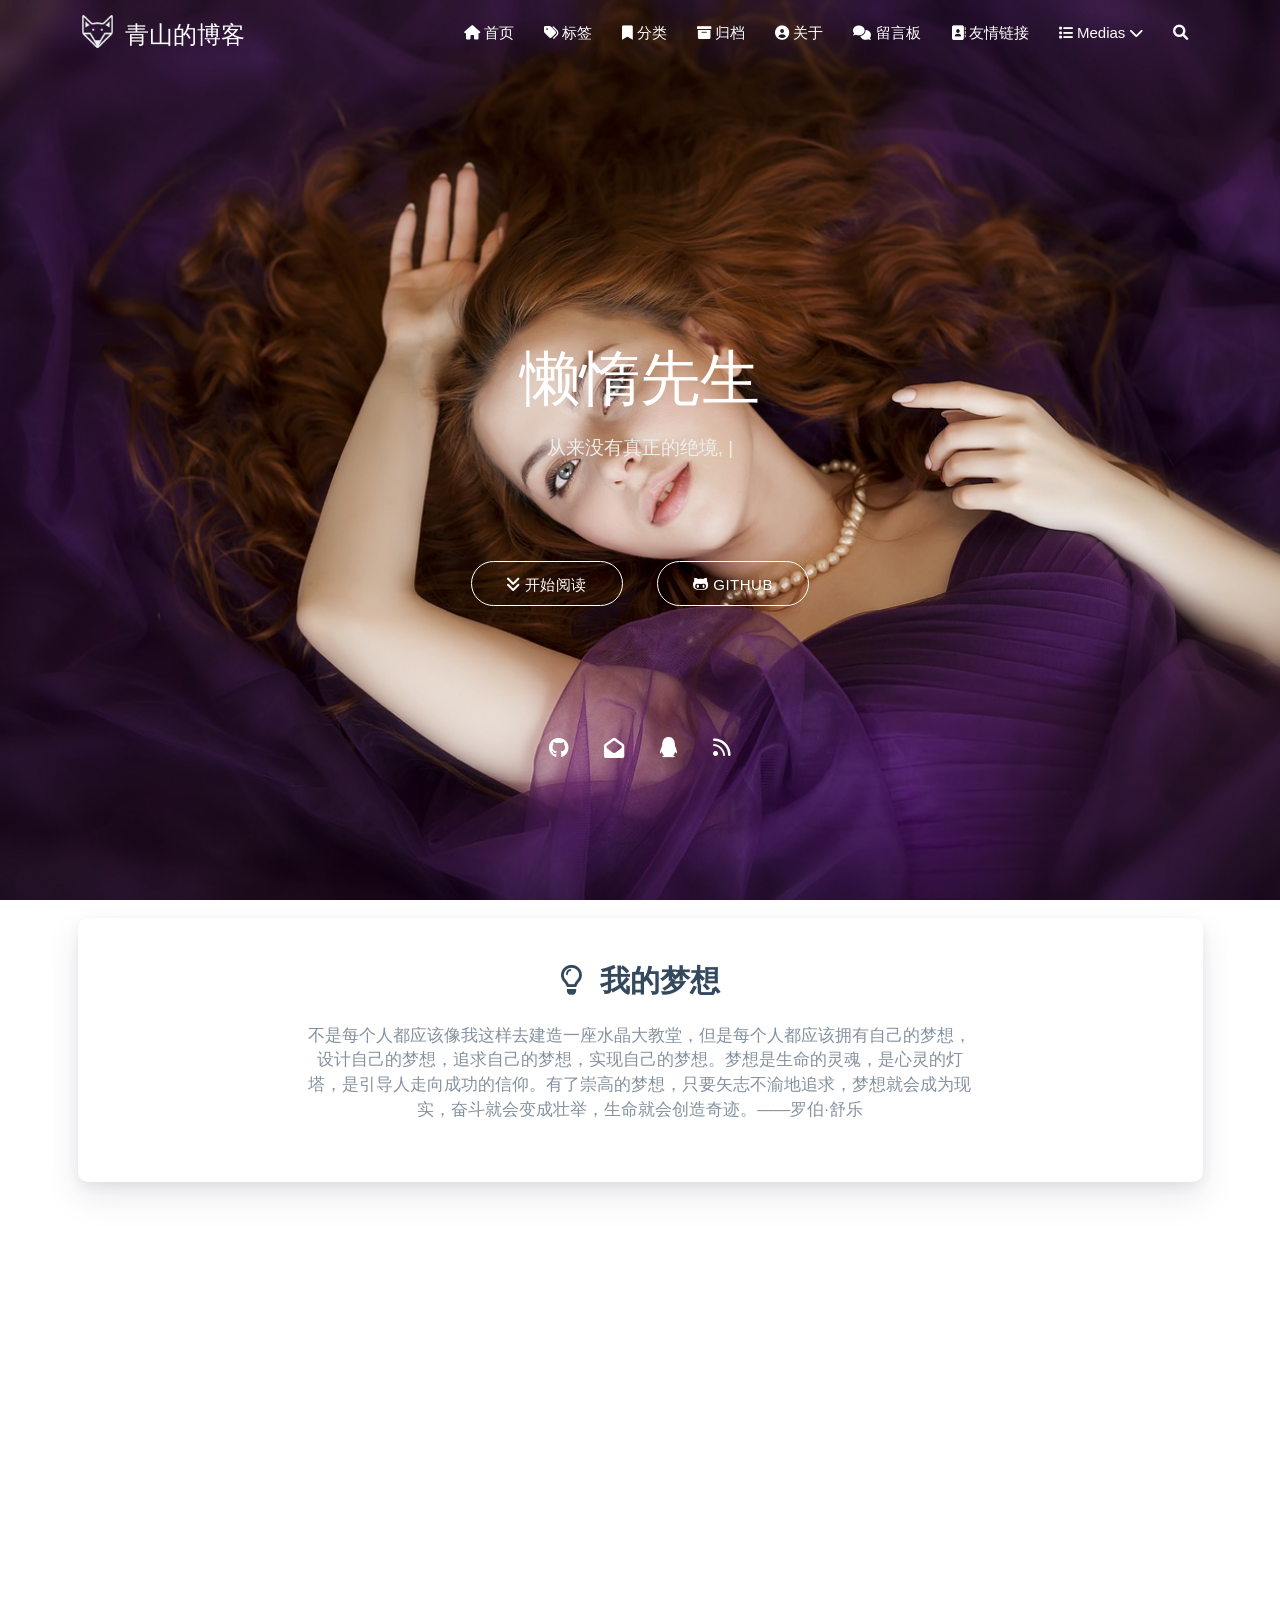
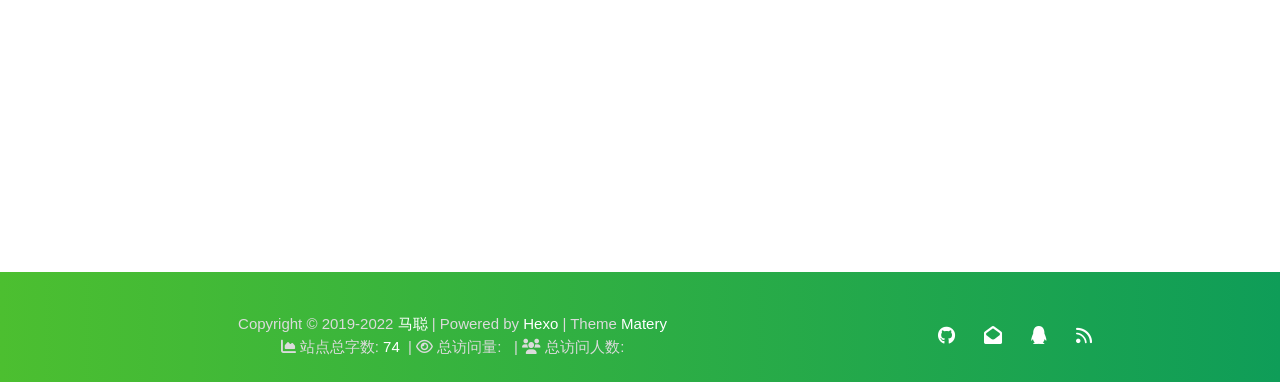
<file: index.html>
<!DOCTYPE HTML>
<html lang="zh-CN">


<head>
    <meta charset="utf-8">
    <meta name="keywords" content="青山的博客">
    <meta name="description" content="青山的博客">
    <meta http-equiv="X-UA-Compatible" content="IE=edge">
    <meta name="viewport" content="width=device-width, initial-scale=1.0, user-scalable=no">
    <meta name="renderer" content="webkit|ie-stand|ie-comp">
    <meta name="mobile-web-app-capable" content="yes">
    <meta name="format-detection" content="telephone=no">
    <meta name="apple-mobile-web-app-capable" content="yes">
    <meta name="apple-mobile-web-app-status-bar-style" content="black-translucent">
    <meta name="referrer" content="no-referrer-when-downgrade">
    <!-- Global site tag (gtag.js) - Google Analytics -->


    

    <title>青山的博客</title>
    <link rel="icon" type="image/png" href="/favicon.png">

    <link rel="stylesheet" type="text/css" href="/libs/awesome/css/all.min.css">
    <link rel="stylesheet" type="text/css" href="/libs/materialize/materialize.min.css">
    <link rel="stylesheet" type="text/css" href="/libs/aos/aos.css">
    <link rel="stylesheet" type="text/css" href="/libs/animate/animate.min.css">
    <link rel="stylesheet" type="text/css" href="/libs/lightGallery/css/lightgallery.min.css">
    <link rel="stylesheet" type="text/css" href="/css/matery.css">
    <link rel="stylesheet" type="text/css" href="/css/my.css">

    <script src="/libs/jquery/jquery-3.6.0.min.js"></script>

<meta name="generator" content="Hexo 6.2.0">
<style>.github-emoji { position: relative; display: inline-block; width: 1.2em; min-height: 1.2em; overflow: hidden; vertical-align: top; color: transparent; }  .github-emoji > span { position: relative; z-index: 10; }  .github-emoji img, .github-emoji .fancybox { margin: 0 !important; padding: 0 !important; border: none !important; outline: none !important; text-decoration: none !important; user-select: none !important; cursor: auto !important; }  .github-emoji img { height: 1.2em !important; width: 1.2em !important; position: absolute !important; left: 50% !important; top: 50% !important; transform: translate(-50%, -50%) !important; user-select: none !important; cursor: auto !important; } .github-emoji-fallback { color: inherit; } .github-emoji-fallback img { opacity: 0 !important; }</style>
<link rel="alternate" href="/atom.xml" title="青山的博客" type="application/atom+xml">
<link rel="stylesheet" href="/css/prism-tomorrow.css" type="text/css"></head>


<body>
    <header class="navbar-fixed">
    <nav id="headNav" class="bg-color nav-transparent">
        <div id="navContainer" class="nav-wrapper container">
            <div class="brand-logo">
                <a href="/" class="waves-effect waves-light">
                    
                    <img src="/medias/logo.png" class="logo-img" alt="LOGO">
                    
                    <span class="logo-span">青山的博客</span>
                </a>
            </div>
            

<a href="#" data-target="mobile-nav" class="sidenav-trigger button-collapse"><i class="fas fa-bars"></i></a>
<ul class="right nav-menu">
  
  <li class="hide-on-med-and-down nav-item">
    
    <a href="/" class="waves-effect waves-light">
      
      <i class="fas fa-home" style="zoom: 0.6;"></i>
      
      <span>首页</span>
    </a>
    
  </li>
  
  <li class="hide-on-med-and-down nav-item">
    
    <a href="/tags" class="waves-effect waves-light">
      
      <i class="fas fa-tags" style="zoom: 0.6;"></i>
      
      <span>标签</span>
    </a>
    
  </li>
  
  <li class="hide-on-med-and-down nav-item">
    
    <a href="/categories" class="waves-effect waves-light">
      
      <i class="fas fa-bookmark" style="zoom: 0.6;"></i>
      
      <span>分类</span>
    </a>
    
  </li>
  
  <li class="hide-on-med-and-down nav-item">
    
    <a href="/archives" class="waves-effect waves-light">
      
      <i class="fas fa-archive" style="zoom: 0.6;"></i>
      
      <span>归档</span>
    </a>
    
  </li>
  
  <li class="hide-on-med-and-down nav-item">
    
    <a href="/about" class="waves-effect waves-light">
      
      <i class="fas fa-user-circle" style="zoom: 0.6;"></i>
      
      <span>关于</span>
    </a>
    
  </li>
  
  <li class="hide-on-med-and-down nav-item">
    
    <a href="/contact" class="waves-effect waves-light">
      
      <i class="fas fa-comments" style="zoom: 0.6;"></i>
      
      <span>留言板</span>
    </a>
    
  </li>
  
  <li class="hide-on-med-and-down nav-item">
    
    <a href="/friends" class="waves-effect waves-light">
      
      <i class="fas fa-address-book" style="zoom: 0.6;"></i>
      
      <span>友情链接</span>
    </a>
    
  </li>
  
  <li class="hide-on-med-and-down nav-item">
    
    <a href="" class="waves-effect waves-light">

      
      <i class="fas fa-list" style="zoom: 0.6;"></i>
      
      <span>Medias</span>
      <i class="fas fa-chevron-down" aria-hidden="true" style="zoom: 0.6;"></i>
    </a>
    <ul class="sub-nav menus_item_child ">
      
      <li>
        <a href="/musics">
          
          <i class="fas fa-music" style="margin-top: -20px; zoom: 0.6;"></i>
          
          <span>Musics</span>
        </a>
      </li>
      
      <li>
        <a href="/movies">
          
          <i class="fas fa-film" style="margin-top: -20px; zoom: 0.6;"></i>
          
          <span>Movies</span>
        </a>
      </li>
      
      <li>
        <a href="/books">
          
          <i class="fas fa-book" style="margin-top: -20px; zoom: 0.6;"></i>
          
          <span>Books</span>
        </a>
      </li>
      
      <li>
        <a href="/galleries">
          
          <i class="fas fa-image" style="margin-top: -20px; zoom: 0.6;"></i>
          
          <span>Galleries</span>
        </a>
      </li>
      
    </ul>
    
  </li>
  
  <li>
    <a href="#searchModal" class="modal-trigger waves-effect waves-light">
      <i id="searchIcon" class="fas fa-search" title="搜索" style="zoom: 0.85;"></i>
    </a>
  </li>
</ul>


<div id="mobile-nav" class="side-nav sidenav">

    <div class="mobile-head bg-color">
        
        <img src="/medias/logo.png" class="logo-img circle responsive-img">
        
        <div class="logo-name">青山的博客</div>
        <div class="logo-desc">
            
            Never really desperate, only the lost of the soul.
            
        </div>
    </div>

    <ul class="menu-list mobile-menu-list">
        
        <li class="m-nav-item">
	  
		<a href="/" class="waves-effect waves-light">
			
			    <i class="fa-fw fas fa-home"></i>
			
			首页
		</a>
          
        </li>
        
        <li class="m-nav-item">
	  
		<a href="/tags" class="waves-effect waves-light">
			
			    <i class="fa-fw fas fa-tags"></i>
			
			标签
		</a>
          
        </li>
        
        <li class="m-nav-item">
	  
		<a href="/categories" class="waves-effect waves-light">
			
			    <i class="fa-fw fas fa-bookmark"></i>
			
			分类
		</a>
          
        </li>
        
        <li class="m-nav-item">
	  
		<a href="/archives" class="waves-effect waves-light">
			
			    <i class="fa-fw fas fa-archive"></i>
			
			归档
		</a>
          
        </li>
        
        <li class="m-nav-item">
	  
		<a href="/about" class="waves-effect waves-light">
			
			    <i class="fa-fw fas fa-user-circle"></i>
			
			关于
		</a>
          
        </li>
        
        <li class="m-nav-item">
	  
		<a href="/contact" class="waves-effect waves-light">
			
			    <i class="fa-fw fas fa-comments"></i>
			
			留言板
		</a>
          
        </li>
        
        <li class="m-nav-item">
	  
		<a href="/friends" class="waves-effect waves-light">
			
			    <i class="fa-fw fas fa-address-book"></i>
			
			友情链接
		</a>
          
        </li>
        
        <li class="m-nav-item">
	  
		<a href="javascript:;">
			
				<i class="fa-fw fas fa-list"></i>
			
			Medias
			<span class="m-icon"><i class="fas fa-chevron-right"></i></span>
		</a>
            <ul  style="background:  ;" >
              
                <li>

                  <a href="/musics " style="margin-left:75px">
				  
				   <i class="fa fas fa-music" style="position: absolute;left:50px" ></i>
			      
		          <span>Musics</span>
                  </a>
                </li>
              
                <li>

                  <a href="/movies " style="margin-left:75px">
				  
				   <i class="fa fas fa-film" style="position: absolute;left:50px" ></i>
			      
		          <span>Movies</span>
                  </a>
                </li>
              
                <li>

                  <a href="/books " style="margin-left:75px">
				  
				   <i class="fa fas fa-book" style="position: absolute;left:50px" ></i>
			      
		          <span>Books</span>
                  </a>
                </li>
              
                <li>

                  <a href="/galleries " style="margin-left:75px">
				  
				   <i class="fa fas fa-image" style="position: absolute;left:50px" ></i>
			      
		          <span>Galleries</span>
                  </a>
                </li>
              
            </ul>
          
        </li>
        
        
        <li><div class="divider"></div></li>
        <li>
            <a href="https://github.com/blinkfox/hexo-theme-matery" class="waves-effect waves-light" target="_blank">
                <i class="fab fa-github-square fa-fw"></i>Fork Me
            </a>
        </li>
        
    </ul>
</div>


        </div>

        
            <style>
    .nav-transparent .github-corner {
        display: none !important;
    }

    .github-corner {
        position: absolute;
        z-index: 10;
        top: 0;
        right: 0;
        border: 0;
        transform: scale(1.1);
    }

    .github-corner svg {
        color: #0f9d58;
        fill: #fff;
        height: 64px;
        width: 64px;
    }

    .github-corner:hover .octo-arm {
        animation: a 0.56s ease-in-out;
    }

    .github-corner .octo-arm {
        animation: none;
    }

    @keyframes a {
        0%,
        to {
            transform: rotate(0);
        }
        20%,
        60% {
            transform: rotate(-25deg);
        }
        40%,
        80% {
            transform: rotate(10deg);
        }
    }
</style>

<a href="https://github.com/blinkfox/hexo-theme-matery" class="github-corner tooltipped hide-on-med-and-down" target="_blank"
   data-tooltip="Fork Me" data-position="left" data-delay="50">
    <svg viewBox="0 0 250 250" aria-hidden="true">
        <path d="M0,0 L115,115 L130,115 L142,142 L250,250 L250,0 Z"></path>
        <path d="M128.3,109.0 C113.8,99.7 119.0,89.6 119.0,89.6 C122.0,82.7 120.5,78.6 120.5,78.6 C119.2,72.0 123.4,76.3 123.4,76.3 C127.3,80.9 125.5,87.3 125.5,87.3 C122.9,97.6 130.6,101.9 134.4,103.2"
              fill="currentColor" style="transform-origin: 130px 106px;" class="octo-arm"></path>
        <path d="M115.0,115.0 C114.9,115.1 118.7,116.5 119.8,115.4 L133.7,101.6 C136.9,99.2 139.9,98.4 142.2,98.6 C133.8,88.0 127.5,74.4 143.8,58.0 C148.5,53.4 154.0,51.2 159.7,51.0 C160.3,49.4 163.2,43.6 171.4,40.1 C171.4,40.1 176.1,42.5 178.8,56.2 C183.1,58.6 187.2,61.8 190.9,65.4 C194.5,69.0 197.7,73.2 200.1,77.6 C213.8,80.2 216.3,84.9 216.3,84.9 C212.7,93.1 206.9,96.0 205.4,96.6 C205.1,102.4 203.0,107.8 198.3,112.5 C181.9,128.9 168.3,122.5 157.7,114.1 C157.9,116.9 156.7,120.9 152.7,124.9 L141.0,136.5 C139.8,137.7 141.6,141.9 141.8,141.8 Z"
              fill="currentColor" class="octo-body"></path>
    </svg>
</a>
        
    </nav>

</header>

    
<style>
    .carousel-control {
        width: 45px;
        height: 45px;
        line-height: 55px;
        border-radius: 45px;
        background: transparent;
        cursor: pointer;
        z-index: 100;
    }

    #prev-cover {
        position: absolute;
        top: 48%;
        left: 8px;
    }

    #next-cover {
        position: absolute;
        top: 48%;
        right: 8px;;
    }

    #prev-cover i {
        margin-right: 3px;
    }

    #next-cover i {
        margin-left: 3px;
    }

    .carousel-control:hover {
        background-color: rgba(0, 0, 0, .4);
    }

    .carousel-control i {
        color: #fff;
        font-size: 2.4rem;
    }
</style>



<div class="carousel carousel-slider center index-cover" data-indicators="true" style="margin-top: -64px;">
    

    <div class="carousel-item  white-text bg-cover about-cover">
        <div class="container">
            <div class="row">
    <div class="col s10 offset-s1 m8 offset-m2 l8 offset-l2">
        <div class="brand">
            <div class="title center-align">
                
                懒惰先生
                
            </div>

            <div class="description center-align">
                
                <span id="subtitle"></span>
                <script src="/libs/typed/typed.js"></script>
                <script>
                    var typed = new Typed("#subtitle", {
                        strings: [ 
                            
                                "从来没有真正的绝境, 只有心灵的迷途",
                            
                                "Never really desperate, only the lost of the soul",
                            
                        ],
                        startDelay: 300,
                        typeSpeed: 100,
                        loop: true,
                        backSpeed: 50,
                        showCursor: true
                    });
                </script>
                
            </div>
        </div>
    </div>
</div>


<script>
    // 每天切换 banner 图.  Switch banner image every day.
    var bannerUrl = "/medias/banner/" + new Date().getDay() + '.jpg';
    $('.bg-cover').css('background-image', 'url(' + bannerUrl + ')');
</script>



            <div class="cover-btns">
                <a href="#indexCard" class="waves-effect waves-light btn">
                    <i class="fa fa-angle-double-down"></i>开始阅读
                </a>

                
                    <a href="https://github.com/blinkfox/hexo-theme-matery" class="waves-effect waves-light btn" target="_blank">
                        <i class="fab fa-github-alt"></i>Github
                    </a>
                
            </div>
            <div class="cover-social-link">
    <a href="https://github.com/blinkfox" class="tooltipped" target="_blank" data-tooltip="访问我的GitHub" data-position="top" data-delay="50">
        <i class="fab fa-github"></i>
    </a>



    <a href="mailto:1181062873@qq.com" class="tooltipped" target="_blank" data-tooltip="邮件联系我" data-position="top" data-delay="50">
        <i class="fas fa-envelope-open"></i>
    </a>







    <a href="tencent://AddContact/?fromId=50&fromSubId=1&subcmd=all&uin=1181062873" class="tooltipped" target="_blank" data-tooltip="QQ联系我: 1181062873" data-position="top" data-delay="50">
        <i class="fab fa-qq"></i>
    </a>







    <a href="/atom.xml" class="tooltipped" target="_blank" data-tooltip="RSS 订阅" data-position="top" data-delay="50">
        <i class="fas fa-rss"></i>
    </a>

</div>
        </div>
    </div>

    
</div>

<script>
    $(function () {
        let coverSlider = $('.carousel');

        //用户触摸轮播自动 restartPlay 是否生效
        let initUserPressedOrDraggedActive = false

        //用户触摸轮播自动 restartPlay
        function initUserPressedOrDragged(instance) {
            setInterval(() => {
                if (instance.pressed || instance.dragged) {
                    // console.log('initUserPressedOrDragged: ',instance.pressed,instance.dragged)
                    restartPlay()
                }
            }, 1000)
        }

        coverSlider.carousel({
            duration: Number('120'),
            fullWidth: true,
            indicators: 'true' === 'true',
            onCycleTo() {
                if (!initUserPressedOrDraggedActive) {
                    // console.log('initUserPressedOrDraggedActive')
                    initUserPressedOrDragged(this)
                    initUserPressedOrDraggedActive = true
                }
            },
        })

        let carouselIntervalId;
        
        // Loop to call the next cover article picture.
        let autoCarousel = function () {
            carouselIntervalId = setInterval(function () {
                coverSlider.carousel('next');
            }, 5000);
        };
        autoCarousel();
        

        function restartPlay() {
            
            clearInterval(carouselIntervalId);
            autoCarousel();
            
        };

        
        // prev and next cover post.
        $('#prev-cover').click(function () {
            coverSlider.carousel('prev');
            restartPlay();
        });
        $('#next-cover').click(function () {
            coverSlider.carousel('next');
            restartPlay();
        });
        
    });
</script>



<main class="content">

    
    <div id="indexCard" class="index-card">
        <div class="container ">
            <div class="card">
                <div class="card-content">
                    
                        <div class="dream">
    
    <div class="title center-align">
        <i class="far fa-lightbulb"></i>&nbsp;&nbsp;我的梦想
    </div>
    
    <div class="row">
        <div class="col l8 offset-l2 m10 offset-m1 s10 offset-s1 center-align text">
            不是每个人都应该像我这样去建造一座水晶大教堂，但是每个人都应该拥有自己的梦想，设计自己的梦想，追求自己的梦想，实现自己的梦想。梦想是生命的灵魂，是心灵的灯塔，是引导人走向成功的信仰。有了崇高的梦想，只要矢志不渝地追求，梦想就会成为现实，奋斗就会变成壮举，生命就会创造奇迹。——罗伯·舒乐
        </div>
    </div>
</div>

                    

                    

                    

                    
                    <div id="recommend-sections" class="recommend">
                        



                    </div>
                    
                </div>
            </div>
        </div>
    </div>
    

    

    <!-- 所有文章卡片 -->
    <article id="articles" class="container articles">
        <div class="row article-row">
            
             <!-- 隐藏某个文章 -->
            <div class="article col s12 m6 l4" data-aos="zoom-in">
                <div class="card">
                    <a href="/2022/07/22/text/">
                        <div class="card-image">
                            
                            
                            <img src="/medias/featureimages/21.jpg" class="responsive-img" alt="text">
                            
                            <span class="card-title">text</span>
                        </div>
                    </a>

                    <div class="card-content article-content">
                        <div class="summary block-with-text">
                            
                                
dwdwdwdawda


                            
                        </div>
                        <div class="publish-info">
                            <span class="publish-date">
                                <i class="far fa-clock fa-fw icon-date"></i>2022-07-22
                            </span>
                            <span class="publish-author">
                                
                                <i class="fas fa-user fa-fw"></i>
                                马聪
                                
                            </span>
                        </div>
                    </div>

                    
                </div>
            </div>
              <!-- 隐藏某个文章 -->
            
             <!-- 隐藏某个文章 -->
            <div class="article col s12 m6 l4" data-aos="zoom-in">
                <div class="card">
                    <a href="/2022/07/22/article/">
                        <div class="card-image">
                            
                            
                            <img src="/medias/featureimages/10.jpg" class="responsive-img" alt="article">
                            
                            <span class="card-title">article</span>
                        </div>
                    </a>

                    <div class="card-content article-content">
                        <div class="summary block-with-text">
                            
                                

                            
                        </div>
                        <div class="publish-info">
                            <span class="publish-date">
                                <i class="far fa-clock fa-fw icon-date"></i>2022-07-22
                            </span>
                            <span class="publish-author">
                                
                                <i class="fas fa-user fa-fw"></i>
                                马聪
                                
                            </span>
                        </div>
                    </div>

                    
                </div>
            </div>
              <!-- 隐藏某个文章 -->
            
             <!-- 隐藏某个文章 -->
            <div class="article col s12 m6 l4" data-aos="zoom-in">
                <div class="card">
                    <a href="/2022/07/22/article-title/">
                        <div class="card-image">
                            
                            
                            <img src="/medias/featureimages/2.jpg" class="responsive-img" alt="article title">
                            
                            <span class="card-title">article title</span>
                        </div>
                    </a>

                    <div class="card-content article-content">
                        <div class="summary block-with-text">
                            
                                

                            
                        </div>
                        <div class="publish-info">
                            <span class="publish-date">
                                <i class="far fa-clock fa-fw icon-date"></i>2022-07-22
                            </span>
                            <span class="publish-author">
                                
                                <i class="fas fa-user fa-fw"></i>
                                马聪
                                
                            </span>
                        </div>
                    </div>

                    
                </div>
            </div>
              <!-- 隐藏某个文章 -->
            
             <!-- 隐藏某个文章 -->
            <div class="article col s12 m6 l4" data-aos="zoom-in">
                <div class="card">
                    <a href="/2022/07/22/hello-world/">
                        <div class="card-image">
                            
                            
                            <img src="/medias/featureimages/12.jpg" class="responsive-img" alt="Hello World">
                            
                            <span class="card-title">Hello World</span>
                        </div>
                    </a>

                    <div class="card-content article-content">
                        <div class="summary block-with-text">
                            
                                Welcome to Hexo! This is your very first post. Check documentation for more info. If you get any problems when using Hex
                            
                        </div>
                        <div class="publish-info">
                            <span class="publish-date">
                                <i class="far fa-clock fa-fw icon-date"></i>2022-07-22
                            </span>
                            <span class="publish-author">
                                
                                <i class="fas fa-user fa-fw"></i>
                                马聪
                                
                            </span>
                        </div>
                    </div>

                    
                </div>
            </div>
              <!-- 隐藏某个文章 -->
            
        </div>
    </article>

</main>




    <footer class="page-footer bg-color">
    
        <link rel="stylesheet" href="/libs/aplayer/APlayer.min.css">
<style>
    .aplayer .aplayer-lrc p {
        
        display: none;
        
        font-size: 12px;
        font-weight: 700;
        line-height: 16px !important;
    }

    .aplayer .aplayer-lrc p.aplayer-lrc-current {
        
        display: none;
        
        font-size: 15px;
        color: #42b983;
    }

    
    .aplayer.aplayer-fixed.aplayer-narrow .aplayer-body {
        left: -66px !important;
    }

    .aplayer.aplayer-fixed.aplayer-narrow .aplayer-body:hover {
        left: 0px !important;
    }

    
</style>
<div class="">
    
    <div class="row">
        <meting-js class="col l8 offset-l2 m10 offset-m1 s12"
                   server="netease"
                   type="playlist"
                   id="503838841"
                   fixed='true'
                   autoplay='false'
                   theme='#42b983'
                   loop='all'
                   order='random'
                   preload='auto'
                   volume='0.7'
                   list-folded='true'
        >
        </meting-js>
    </div>
</div>

<script src="/libs/aplayer/APlayer.min.js"></script>
<script src="/libs/aplayer/Meting.min.js"></script>

    

    <div class="container row center-align"
         style="margin-bottom: 0px !important;">
        <div class="col s12 m8 l8 copy-right">
            Copyright&nbsp;&copy;
            
                <span id="year">2019-2022</span>
            
            <a href="/about" target="_blank">马聪</a>
            |&nbsp;Powered by&nbsp;<a href="https://hexo.io/" target="_blank">Hexo</a>
            |&nbsp;Theme&nbsp;<a href="https://github.com/blinkfox/hexo-theme-matery" target="_blank">Matery</a>
            <br>
            
                &nbsp;<i class="fas fa-chart-area"></i>&nbsp;站点总字数:&nbsp;<span
                        class="white-color">74</span>
            
            
            
                
            
            
                <span id="busuanzi_container_site_pv">
                &nbsp;|&nbsp;<i class="far fa-eye"></i>&nbsp;总访问量:&nbsp;
                    <span id="busuanzi_value_site_pv" class="white-color"></span>
            </span>
            
            
                <span id="busuanzi_container_site_uv">
                &nbsp;|&nbsp;<i class="fas fa-users"></i>&nbsp;总访问人数:&nbsp;
                    <span id="busuanzi_value_site_uv" class="white-color"></span>
            </span>
            
            <br>

            <!-- 运行天数提醒. -->
            
            <br>
            
        </div>
        <div class="col s12 m4 l4 social-link social-statis">
    <a href="https://github.com/blinkfox" class="tooltipped" target="_blank" data-tooltip="访问我的GitHub" data-position="top" data-delay="50">
        <i class="fab fa-github"></i>
    </a>



    <a href="mailto:1181062873@qq.com" class="tooltipped" target="_blank" data-tooltip="邮件联系我" data-position="top" data-delay="50">
        <i class="fas fa-envelope-open"></i>
    </a>







    <a href="tencent://AddContact/?fromId=50&fromSubId=1&subcmd=all&uin=1181062873" class="tooltipped" target="_blank" data-tooltip="QQ联系我: 1181062873" data-position="top" data-delay="50">
        <i class="fab fa-qq"></i>
    </a>







    <a href="/atom.xml" class="tooltipped" target="_blank" data-tooltip="RSS 订阅" data-position="top" data-delay="50">
        <i class="fas fa-rss"></i>
    </a>

</div>
    </div>
</footer>

<div class="progress-bar"></div>


    <!-- 搜索遮罩框 -->
<div id="searchModal" class="modal">
    <div class="modal-content">
        <div class="search-header">
            <span class="title"><i class="fas fa-search"></i>&nbsp;&nbsp;搜索</span>
            <input type="search" id="searchInput" name="s" placeholder="请输入搜索的关键字"
                   class="search-input">
        </div>
        <div id="searchResult"></div>
    </div>
</div>

<script type="text/javascript">
$(function () {
    var searchFunc = function (path, search_id, content_id) {
        'use strict';
        $.ajax({
            url: path,
            dataType: "xml",
            success: function (xmlResponse) {
                // get the contents from search data
                var datas = $("entry", xmlResponse).map(function () {
                    return {
                        title: $("title", this).text(),
                        content: $("content", this).text(),
                        url: $("url", this).text()
                    };
                }).get();
                var $input = document.getElementById(search_id);
                var $resultContent = document.getElementById(content_id);
                $input.addEventListener('input', function () {
                    var str = '<ul class=\"search-result-list\">';
                    var keywords = this.value.trim().toLowerCase().split(/[\s\-]+/);
                    $resultContent.innerHTML = "";
                    if (this.value.trim().length <= 0) {
                        return;
                    }
                    // perform local searching
                    datas.forEach(function (data) {
                        var isMatch = true;
                        var data_title = data.title.trim().toLowerCase();
                        var data_content = data.content.trim().replace(/<[^>]+>/g, "").toLowerCase();
                        var data_url = data.url;
                        data_url = data_url.indexOf('/') === 0 ? data.url : '/' + data_url;
                        var index_title = -1;
                        var index_content = -1;
                        var first_occur = -1;
                        // only match artiles with not empty titles and contents
                        if (data_title !== '' && data_content !== '') {
                            keywords.forEach(function (keyword, i) {
                                index_title = data_title.indexOf(keyword);
                                index_content = data_content.indexOf(keyword);
                                if (index_title < 0 && index_content < 0) {
                                    isMatch = false;
                                } else {
                                    if (index_content < 0) {
                                        index_content = 0;
                                    }
                                    if (i === 0) {
                                        first_occur = index_content;
                                    }
                                }
                            });
                        }
                        // show search results
                        if (isMatch) {
                            str += "<li><a href='" + data_url + "' class='search-result-title'>" + data_title + "</a>";
                            var content = data.content.trim().replace(/<[^>]+>/g, "");
                            if (first_occur >= 0) {
                                // cut out 100 characters
                                var start = first_occur - 20;
                                var end = first_occur + 80;
                                if (start < 0) {
                                    start = 0;
                                }
                                if (start === 0) {
                                    end = 100;
                                }
                                if (end > content.length) {
                                    end = content.length;
                                }
                                var match_content = content.substr(start, end);
                                // highlight all keywords
                                keywords.forEach(function (keyword) {
                                    var regS = new RegExp(keyword, "gi");
                                    match_content = match_content.replace(regS, "<em class=\"search-keyword\">" + keyword + "</em>");
                                });

                                str += "<p class=\"search-result\">" + match_content + "...</p>"
                            }
                            str += "</li>";
                        }
                    });
                    str += "</ul>";
                    $resultContent.innerHTML = str;
                });
            }
        });
    };

    searchFunc('/search.xml', 'searchInput', 'searchResult');
});
</script>

    <!-- 回到顶部按钮 -->
<div id="backTop" class="top-scroll">
    <a class="btn-floating btn-large waves-effect waves-light" href="#!">
        <i class="fas fa-arrow-up"></i>
    </a>
</div>


    <script src="/libs/materialize/materialize.min.js"></script>
    <script src="/libs/masonry/masonry.pkgd.min.js"></script>
    <script src="/libs/aos/aos.js"></script>
    <script src="/libs/scrollprogress/scrollProgress.min.js"></script>
    <script src="/libs/lightGallery/js/lightgallery-all.min.js"></script>
    <script src="/js/matery.js"></script>

    

    

    <!-- 雪花特效 -->
    

    <!-- 鼠标星星特效 -->
    

     
        <script src="https://ssl.captcha.qq.com/TCaptcha.js"></script>
        <script src="/libs/others/TencentCaptcha.js"></script>
        <button id="TencentCaptcha" data-appid="xxxxxxxxxx" data-cbfn="callback" type="button" hidden></button>
    

    <!-- Baidu Analytics -->

    <!-- Baidu Push -->

<script>
    (function () {
        var bp = document.createElement('script');
        var curProtocol = window.location.protocol.split(':')[0];
        if (curProtocol === 'https') {
            bp.src = 'https://zz.bdstatic.com/linksubmit/push.js';
        } else {
            bp.src = 'http://push.zhanzhang.baidu.com/push.js';
        }
        var s = document.getElementsByTagName("script")[0];
        s.parentNode.insertBefore(bp, s);
    })();
</script>

    
    <script src="/libs/others/clicklove.js" async="async"></script>
    
    
    <script async src="/libs/others/busuanzi.pure.mini.js"></script>
    

    

    

    <!--腾讯兔小巢-->
    
    

    

    

    
    <script src="/libs/instantpage/instantpage.js" type="module"></script>
    

</body>

</html>
</file>
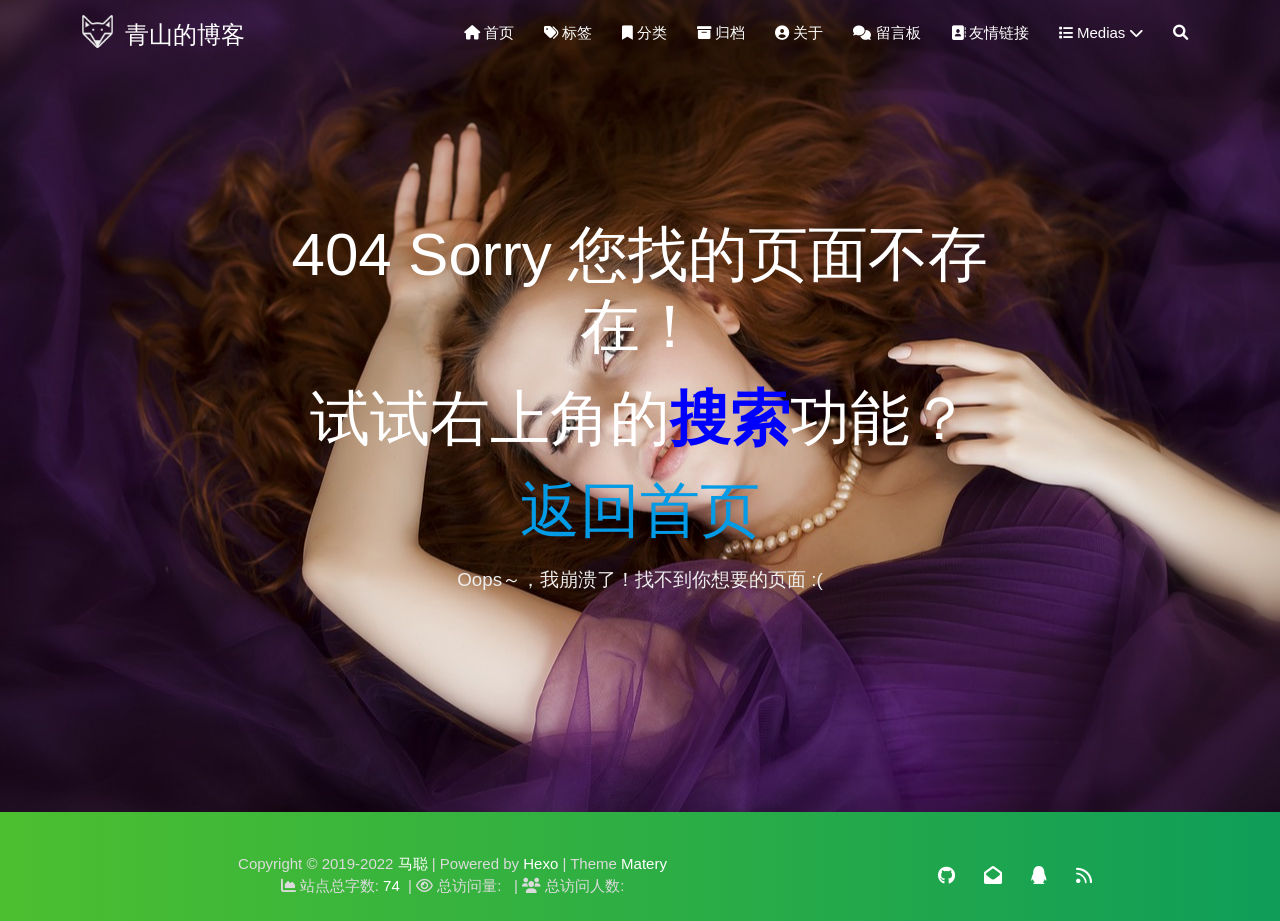
<file: 404/index.html>
<!DOCTYPE HTML>
<html lang="zh-CN">


<head>
    <meta charset="utf-8">
    <meta name="keywords" content="404, 青山的博客">
    <meta name="description" content="青山的博客">
    <meta http-equiv="X-UA-Compatible" content="IE=edge">
    <meta name="viewport" content="width=device-width, initial-scale=1.0, user-scalable=no">
    <meta name="renderer" content="webkit|ie-stand|ie-comp">
    <meta name="mobile-web-app-capable" content="yes">
    <meta name="format-detection" content="telephone=no">
    <meta name="apple-mobile-web-app-capable" content="yes">
    <meta name="apple-mobile-web-app-status-bar-style" content="black-translucent">
    <meta name="referrer" content="no-referrer-when-downgrade">
    <!-- Global site tag (gtag.js) - Google Analytics -->


    

    <title>404 | 青山的博客</title>
    <link rel="icon" type="image/png" href="/favicon.png">

    <link rel="stylesheet" type="text/css" href="/libs/awesome/css/all.min.css">
    <link rel="stylesheet" type="text/css" href="/libs/materialize/materialize.min.css">
    <link rel="stylesheet" type="text/css" href="/libs/aos/aos.css">
    <link rel="stylesheet" type="text/css" href="/libs/animate/animate.min.css">
    <link rel="stylesheet" type="text/css" href="/libs/lightGallery/css/lightgallery.min.css">
    <link rel="stylesheet" type="text/css" href="/css/matery.css">
    <link rel="stylesheet" type="text/css" href="/css/my.css">

    <script src="/libs/jquery/jquery-3.6.0.min.js"></script>

<meta name="generator" content="Hexo 6.2.0">
<style>.github-emoji { position: relative; display: inline-block; width: 1.2em; min-height: 1.2em; overflow: hidden; vertical-align: top; color: transparent; }  .github-emoji > span { position: relative; z-index: 10; }  .github-emoji img, .github-emoji .fancybox { margin: 0 !important; padding: 0 !important; border: none !important; outline: none !important; text-decoration: none !important; user-select: none !important; cursor: auto !important; }  .github-emoji img { height: 1.2em !important; width: 1.2em !important; position: absolute !important; left: 50% !important; top: 50% !important; transform: translate(-50%, -50%) !important; user-select: none !important; cursor: auto !important; } .github-emoji-fallback { color: inherit; } .github-emoji-fallback img { opacity: 0 !important; }</style>
<link rel="alternate" href="/atom.xml" title="青山的博客" type="application/atom+xml">
<link rel="stylesheet" href="/css/prism-tomorrow.css" type="text/css"></head>


<body>
    <header class="navbar-fixed">
    <nav id="headNav" class="bg-color nav-transparent">
        <div id="navContainer" class="nav-wrapper container">
            <div class="brand-logo">
                <a href="/" class="waves-effect waves-light">
                    
                    <img src="/medias/logo.png" class="logo-img" alt="LOGO">
                    
                    <span class="logo-span">青山的博客</span>
                </a>
            </div>
            

<a href="#" data-target="mobile-nav" class="sidenav-trigger button-collapse"><i class="fas fa-bars"></i></a>
<ul class="right nav-menu">
  
  <li class="hide-on-med-and-down nav-item">
    
    <a href="/" class="waves-effect waves-light">
      
      <i class="fas fa-home" style="zoom: 0.6;"></i>
      
      <span>首页</span>
    </a>
    
  </li>
  
  <li class="hide-on-med-and-down nav-item">
    
    <a href="/tags" class="waves-effect waves-light">
      
      <i class="fas fa-tags" style="zoom: 0.6;"></i>
      
      <span>标签</span>
    </a>
    
  </li>
  
  <li class="hide-on-med-and-down nav-item">
    
    <a href="/categories" class="waves-effect waves-light">
      
      <i class="fas fa-bookmark" style="zoom: 0.6;"></i>
      
      <span>分类</span>
    </a>
    
  </li>
  
  <li class="hide-on-med-and-down nav-item">
    
    <a href="/archives" class="waves-effect waves-light">
      
      <i class="fas fa-archive" style="zoom: 0.6;"></i>
      
      <span>归档</span>
    </a>
    
  </li>
  
  <li class="hide-on-med-and-down nav-item">
    
    <a href="/about" class="waves-effect waves-light">
      
      <i class="fas fa-user-circle" style="zoom: 0.6;"></i>
      
      <span>关于</span>
    </a>
    
  </li>
  
  <li class="hide-on-med-and-down nav-item">
    
    <a href="/contact" class="waves-effect waves-light">
      
      <i class="fas fa-comments" style="zoom: 0.6;"></i>
      
      <span>留言板</span>
    </a>
    
  </li>
  
  <li class="hide-on-med-and-down nav-item">
    
    <a href="/friends" class="waves-effect waves-light">
      
      <i class="fas fa-address-book" style="zoom: 0.6;"></i>
      
      <span>友情链接</span>
    </a>
    
  </li>
  
  <li class="hide-on-med-and-down nav-item">
    
    <a href="" class="waves-effect waves-light">

      
      <i class="fas fa-list" style="zoom: 0.6;"></i>
      
      <span>Medias</span>
      <i class="fas fa-chevron-down" aria-hidden="true" style="zoom: 0.6;"></i>
    </a>
    <ul class="sub-nav menus_item_child ">
      
      <li>
        <a href="/musics">
          
          <i class="fas fa-music" style="margin-top: -20px; zoom: 0.6;"></i>
          
          <span>Musics</span>
        </a>
      </li>
      
      <li>
        <a href="/movies">
          
          <i class="fas fa-film" style="margin-top: -20px; zoom: 0.6;"></i>
          
          <span>Movies</span>
        </a>
      </li>
      
      <li>
        <a href="/books">
          
          <i class="fas fa-book" style="margin-top: -20px; zoom: 0.6;"></i>
          
          <span>Books</span>
        </a>
      </li>
      
      <li>
        <a href="/galleries">
          
          <i class="fas fa-image" style="margin-top: -20px; zoom: 0.6;"></i>
          
          <span>Galleries</span>
        </a>
      </li>
      
    </ul>
    
  </li>
  
  <li>
    <a href="#searchModal" class="modal-trigger waves-effect waves-light">
      <i id="searchIcon" class="fas fa-search" title="搜索" style="zoom: 0.85;"></i>
    </a>
  </li>
</ul>


<div id="mobile-nav" class="side-nav sidenav">

    <div class="mobile-head bg-color">
        
        <img src="/medias/logo.png" class="logo-img circle responsive-img">
        
        <div class="logo-name">青山的博客</div>
        <div class="logo-desc">
            
            Never really desperate, only the lost of the soul.
            
        </div>
    </div>

    <ul class="menu-list mobile-menu-list">
        
        <li class="m-nav-item">
	  
		<a href="/" class="waves-effect waves-light">
			
			    <i class="fa-fw fas fa-home"></i>
			
			首页
		</a>
          
        </li>
        
        <li class="m-nav-item">
	  
		<a href="/tags" class="waves-effect waves-light">
			
			    <i class="fa-fw fas fa-tags"></i>
			
			标签
		</a>
          
        </li>
        
        <li class="m-nav-item">
	  
		<a href="/categories" class="waves-effect waves-light">
			
			    <i class="fa-fw fas fa-bookmark"></i>
			
			分类
		</a>
          
        </li>
        
        <li class="m-nav-item">
	  
		<a href="/archives" class="waves-effect waves-light">
			
			    <i class="fa-fw fas fa-archive"></i>
			
			归档
		</a>
          
        </li>
        
        <li class="m-nav-item">
	  
		<a href="/about" class="waves-effect waves-light">
			
			    <i class="fa-fw fas fa-user-circle"></i>
			
			关于
		</a>
          
        </li>
        
        <li class="m-nav-item">
	  
		<a href="/contact" class="waves-effect waves-light">
			
			    <i class="fa-fw fas fa-comments"></i>
			
			留言板
		</a>
          
        </li>
        
        <li class="m-nav-item">
	  
		<a href="/friends" class="waves-effect waves-light">
			
			    <i class="fa-fw fas fa-address-book"></i>
			
			友情链接
		</a>
          
        </li>
        
        <li class="m-nav-item">
	  
		<a href="javascript:;">
			
				<i class="fa-fw fas fa-list"></i>
			
			Medias
			<span class="m-icon"><i class="fas fa-chevron-right"></i></span>
		</a>
            <ul  style="background:  ;" >
              
                <li>

                  <a href="/musics " style="margin-left:75px">
				  
				   <i class="fa fas fa-music" style="position: absolute;left:50px" ></i>
			      
		          <span>Musics</span>
                  </a>
                </li>
              
                <li>

                  <a href="/movies " style="margin-left:75px">
				  
				   <i class="fa fas fa-film" style="position: absolute;left:50px" ></i>
			      
		          <span>Movies</span>
                  </a>
                </li>
              
                <li>

                  <a href="/books " style="margin-left:75px">
				  
				   <i class="fa fas fa-book" style="position: absolute;left:50px" ></i>
			      
		          <span>Books</span>
                  </a>
                </li>
              
                <li>

                  <a href="/galleries " style="margin-left:75px">
				  
				   <i class="fa fas fa-image" style="position: absolute;left:50px" ></i>
			      
		          <span>Galleries</span>
                  </a>
                </li>
              
            </ul>
          
        </li>
        
        
        <li><div class="divider"></div></li>
        <li>
            <a href="https://github.com/blinkfox/hexo-theme-matery" class="waves-effect waves-light" target="_blank">
                <i class="fab fa-github-square fa-fw"></i>Fork Me
            </a>
        </li>
        
    </ul>
</div>


        </div>

        
            <style>
    .nav-transparent .github-corner {
        display: none !important;
    }

    .github-corner {
        position: absolute;
        z-index: 10;
        top: 0;
        right: 0;
        border: 0;
        transform: scale(1.1);
    }

    .github-corner svg {
        color: #0f9d58;
        fill: #fff;
        height: 64px;
        width: 64px;
    }

    .github-corner:hover .octo-arm {
        animation: a 0.56s ease-in-out;
    }

    .github-corner .octo-arm {
        animation: none;
    }

    @keyframes a {
        0%,
        to {
            transform: rotate(0);
        }
        20%,
        60% {
            transform: rotate(-25deg);
        }
        40%,
        80% {
            transform: rotate(10deg);
        }
    }
</style>

<a href="https://github.com/blinkfox/hexo-theme-matery" class="github-corner tooltipped hide-on-med-and-down" target="_blank"
   data-tooltip="Fork Me" data-position="left" data-delay="50">
    <svg viewBox="0 0 250 250" aria-hidden="true">
        <path d="M0,0 L115,115 L130,115 L142,142 L250,250 L250,0 Z"></path>
        <path d="M128.3,109.0 C113.8,99.7 119.0,89.6 119.0,89.6 C122.0,82.7 120.5,78.6 120.5,78.6 C119.2,72.0 123.4,76.3 123.4,76.3 C127.3,80.9 125.5,87.3 125.5,87.3 C122.9,97.6 130.6,101.9 134.4,103.2"
              fill="currentColor" style="transform-origin: 130px 106px;" class="octo-arm"></path>
        <path d="M115.0,115.0 C114.9,115.1 118.7,116.5 119.8,115.4 L133.7,101.6 C136.9,99.2 139.9,98.4 142.2,98.6 C133.8,88.0 127.5,74.4 143.8,58.0 C148.5,53.4 154.0,51.2 159.7,51.0 C160.3,49.4 163.2,43.6 171.4,40.1 C171.4,40.1 176.1,42.5 178.8,56.2 C183.1,58.6 187.2,61.8 190.9,65.4 C194.5,69.0 197.7,73.2 200.1,77.6 C213.8,80.2 216.3,84.9 216.3,84.9 C212.7,93.1 206.9,96.0 205.4,96.6 C205.1,102.4 203.0,107.8 198.3,112.5 C181.9,128.9 168.3,122.5 157.7,114.1 C157.9,116.9 156.7,120.9 152.7,124.9 L141.0,136.5 C139.8,137.7 141.6,141.9 141.8,141.8 Z"
              fill="currentColor" class="octo-body"></path>
    </svg>
</a>
        
    </nav>

</header>

    <style type="text/css">
    /* don't remove. */
    .about-cover {
        height: 90.2vh;
    }
</style>
<div class="bg-cover pd-header about-cover">
    <div class="container">
        <div class="row">
            <div class="col s10 offset-s1 m8 offset-m2 l8 offset-l2">
                <div class="brand">
                    <div class="title center-align">
                        404 Sorry 您找的页面不存在！
                    </div>
                    <div class="title center-align">
                        试试右上角的<span style="color:blue;font-weight:bold">搜索</span>功能？
                    </div>
                    <div class="title center-align">
                        <a href="/" target="_blank">返回首页</a>
                    </div>
                    <div class="description center-align">
                        Oops～，我崩溃了！找不到你想要的页面 :(
                    </div>
                </div>
            </div>
        </div>
    </div>
</div>


    <script>
        // 每天切换 banner 图.  Switch banner image every day.
        var bannerUrl = "/medias/banner/" + new Date().getDay() + '.jpg';
        $('.bg-cover').css('background-image', 'url(' + bannerUrl + ')');
    </script>



    <footer class="page-footer bg-color">
    
        <link rel="stylesheet" href="/libs/aplayer/APlayer.min.css">
<style>
    .aplayer .aplayer-lrc p {
        
        display: none;
        
        font-size: 12px;
        font-weight: 700;
        line-height: 16px !important;
    }

    .aplayer .aplayer-lrc p.aplayer-lrc-current {
        
        display: none;
        
        font-size: 15px;
        color: #42b983;
    }

    
    .aplayer.aplayer-fixed.aplayer-narrow .aplayer-body {
        left: -66px !important;
    }

    .aplayer.aplayer-fixed.aplayer-narrow .aplayer-body:hover {
        left: 0px !important;
    }

    
</style>
<div class="">
    
    <div class="row">
        <meting-js class="col l8 offset-l2 m10 offset-m1 s12"
                   server="netease"
                   type="playlist"
                   id="503838841"
                   fixed='true'
                   autoplay='false'
                   theme='#42b983'
                   loop='all'
                   order='random'
                   preload='auto'
                   volume='0.7'
                   list-folded='true'
        >
        </meting-js>
    </div>
</div>

<script src="/libs/aplayer/APlayer.min.js"></script>
<script src="/libs/aplayer/Meting.min.js"></script>

    

    <div class="container row center-align"
         style="margin-bottom: 0px !important;">
        <div class="col s12 m8 l8 copy-right">
            Copyright&nbsp;&copy;
            
                <span id="year">2019-2022</span>
            
            <a href="/about" target="_blank">马聪</a>
            |&nbsp;Powered by&nbsp;<a href="https://hexo.io/" target="_blank">Hexo</a>
            |&nbsp;Theme&nbsp;<a href="https://github.com/blinkfox/hexo-theme-matery" target="_blank">Matery</a>
            <br>
            
                &nbsp;<i class="fas fa-chart-area"></i>&nbsp;站点总字数:&nbsp;<span
                        class="white-color">74</span>
            
            
            
                
            
            
                <span id="busuanzi_container_site_pv">
                &nbsp;|&nbsp;<i class="far fa-eye"></i>&nbsp;总访问量:&nbsp;
                    <span id="busuanzi_value_site_pv" class="white-color"></span>
            </span>
            
            
                <span id="busuanzi_container_site_uv">
                &nbsp;|&nbsp;<i class="fas fa-users"></i>&nbsp;总访问人数:&nbsp;
                    <span id="busuanzi_value_site_uv" class="white-color"></span>
            </span>
            
            <br>

            <!-- 运行天数提醒. -->
            
            <br>
            
        </div>
        <div class="col s12 m4 l4 social-link social-statis">
    <a href="https://github.com/blinkfox" class="tooltipped" target="_blank" data-tooltip="访问我的GitHub" data-position="top" data-delay="50">
        <i class="fab fa-github"></i>
    </a>



    <a href="mailto:1181062873@qq.com" class="tooltipped" target="_blank" data-tooltip="邮件联系我" data-position="top" data-delay="50">
        <i class="fas fa-envelope-open"></i>
    </a>







    <a href="tencent://AddContact/?fromId=50&fromSubId=1&subcmd=all&uin=1181062873" class="tooltipped" target="_blank" data-tooltip="QQ联系我: 1181062873" data-position="top" data-delay="50">
        <i class="fab fa-qq"></i>
    </a>







    <a href="/atom.xml" class="tooltipped" target="_blank" data-tooltip="RSS 订阅" data-position="top" data-delay="50">
        <i class="fas fa-rss"></i>
    </a>

</div>
    </div>
</footer>

<div class="progress-bar"></div>


    <!-- 搜索遮罩框 -->
<div id="searchModal" class="modal">
    <div class="modal-content">
        <div class="search-header">
            <span class="title"><i class="fas fa-search"></i>&nbsp;&nbsp;搜索</span>
            <input type="search" id="searchInput" name="s" placeholder="请输入搜索的关键字"
                   class="search-input">
        </div>
        <div id="searchResult"></div>
    </div>
</div>

<script type="text/javascript">
$(function () {
    var searchFunc = function (path, search_id, content_id) {
        'use strict';
        $.ajax({
            url: path,
            dataType: "xml",
            success: function (xmlResponse) {
                // get the contents from search data
                var datas = $("entry", xmlResponse).map(function () {
                    return {
                        title: $("title", this).text(),
                        content: $("content", this).text(),
                        url: $("url", this).text()
                    };
                }).get();
                var $input = document.getElementById(search_id);
                var $resultContent = document.getElementById(content_id);
                $input.addEventListener('input', function () {
                    var str = '<ul class=\"search-result-list\">';
                    var keywords = this.value.trim().toLowerCase().split(/[\s\-]+/);
                    $resultContent.innerHTML = "";
                    if (this.value.trim().length <= 0) {
                        return;
                    }
                    // perform local searching
                    datas.forEach(function (data) {
                        var isMatch = true;
                        var data_title = data.title.trim().toLowerCase();
                        var data_content = data.content.trim().replace(/<[^>]+>/g, "").toLowerCase();
                        var data_url = data.url;
                        data_url = data_url.indexOf('/') === 0 ? data.url : '/' + data_url;
                        var index_title = -1;
                        var index_content = -1;
                        var first_occur = -1;
                        // only match artiles with not empty titles and contents
                        if (data_title !== '' && data_content !== '') {
                            keywords.forEach(function (keyword, i) {
                                index_title = data_title.indexOf(keyword);
                                index_content = data_content.indexOf(keyword);
                                if (index_title < 0 && index_content < 0) {
                                    isMatch = false;
                                } else {
                                    if (index_content < 0) {
                                        index_content = 0;
                                    }
                                    if (i === 0) {
                                        first_occur = index_content;
                                    }
                                }
                            });
                        }
                        // show search results
                        if (isMatch) {
                            str += "<li><a href='" + data_url + "' class='search-result-title'>" + data_title + "</a>";
                            var content = data.content.trim().replace(/<[^>]+>/g, "");
                            if (first_occur >= 0) {
                                // cut out 100 characters
                                var start = first_occur - 20;
                                var end = first_occur + 80;
                                if (start < 0) {
                                    start = 0;
                                }
                                if (start === 0) {
                                    end = 100;
                                }
                                if (end > content.length) {
                                    end = content.length;
                                }
                                var match_content = content.substr(start, end);
                                // highlight all keywords
                                keywords.forEach(function (keyword) {
                                    var regS = new RegExp(keyword, "gi");
                                    match_content = match_content.replace(regS, "<em class=\"search-keyword\">" + keyword + "</em>");
                                });

                                str += "<p class=\"search-result\">" + match_content + "...</p>"
                            }
                            str += "</li>";
                        }
                    });
                    str += "</ul>";
                    $resultContent.innerHTML = str;
                });
            }
        });
    };

    searchFunc('/search.xml', 'searchInput', 'searchResult');
});
</script>

    <!-- 回到顶部按钮 -->
<div id="backTop" class="top-scroll">
    <a class="btn-floating btn-large waves-effect waves-light" href="#!">
        <i class="fas fa-arrow-up"></i>
    </a>
</div>


    <script src="/libs/materialize/materialize.min.js"></script>
    <script src="/libs/masonry/masonry.pkgd.min.js"></script>
    <script src="/libs/aos/aos.js"></script>
    <script src="/libs/scrollprogress/scrollProgress.min.js"></script>
    <script src="/libs/lightGallery/js/lightgallery-all.min.js"></script>
    <script src="/js/matery.js"></script>

    

    

    <!-- 雪花特效 -->
    

    <!-- 鼠标星星特效 -->
    

     
        <script src="https://ssl.captcha.qq.com/TCaptcha.js"></script>
        <script src="/libs/others/TencentCaptcha.js"></script>
        <button id="TencentCaptcha" data-appid="xxxxxxxxxx" data-cbfn="callback" type="button" hidden></button>
    

    <!-- Baidu Analytics -->

    <!-- Baidu Push -->

<script>
    (function () {
        var bp = document.createElement('script');
        var curProtocol = window.location.protocol.split(':')[0];
        if (curProtocol === 'https') {
            bp.src = 'https://zz.bdstatic.com/linksubmit/push.js';
        } else {
            bp.src = 'http://push.zhanzhang.baidu.com/push.js';
        }
        var s = document.getElementsByTagName("script")[0];
        s.parentNode.insertBefore(bp, s);
    })();
</script>

    
    <script src="/libs/others/clicklove.js" async="async"></script>
    
    
    <script async src="/libs/others/busuanzi.pure.mini.js"></script>
    

    

    

    <!--腾讯兔小巢-->
    
    

    

    

    
    <script src="/libs/instantpage/instantpage.js" type="module"></script>
    

</body>

</html>
</file>
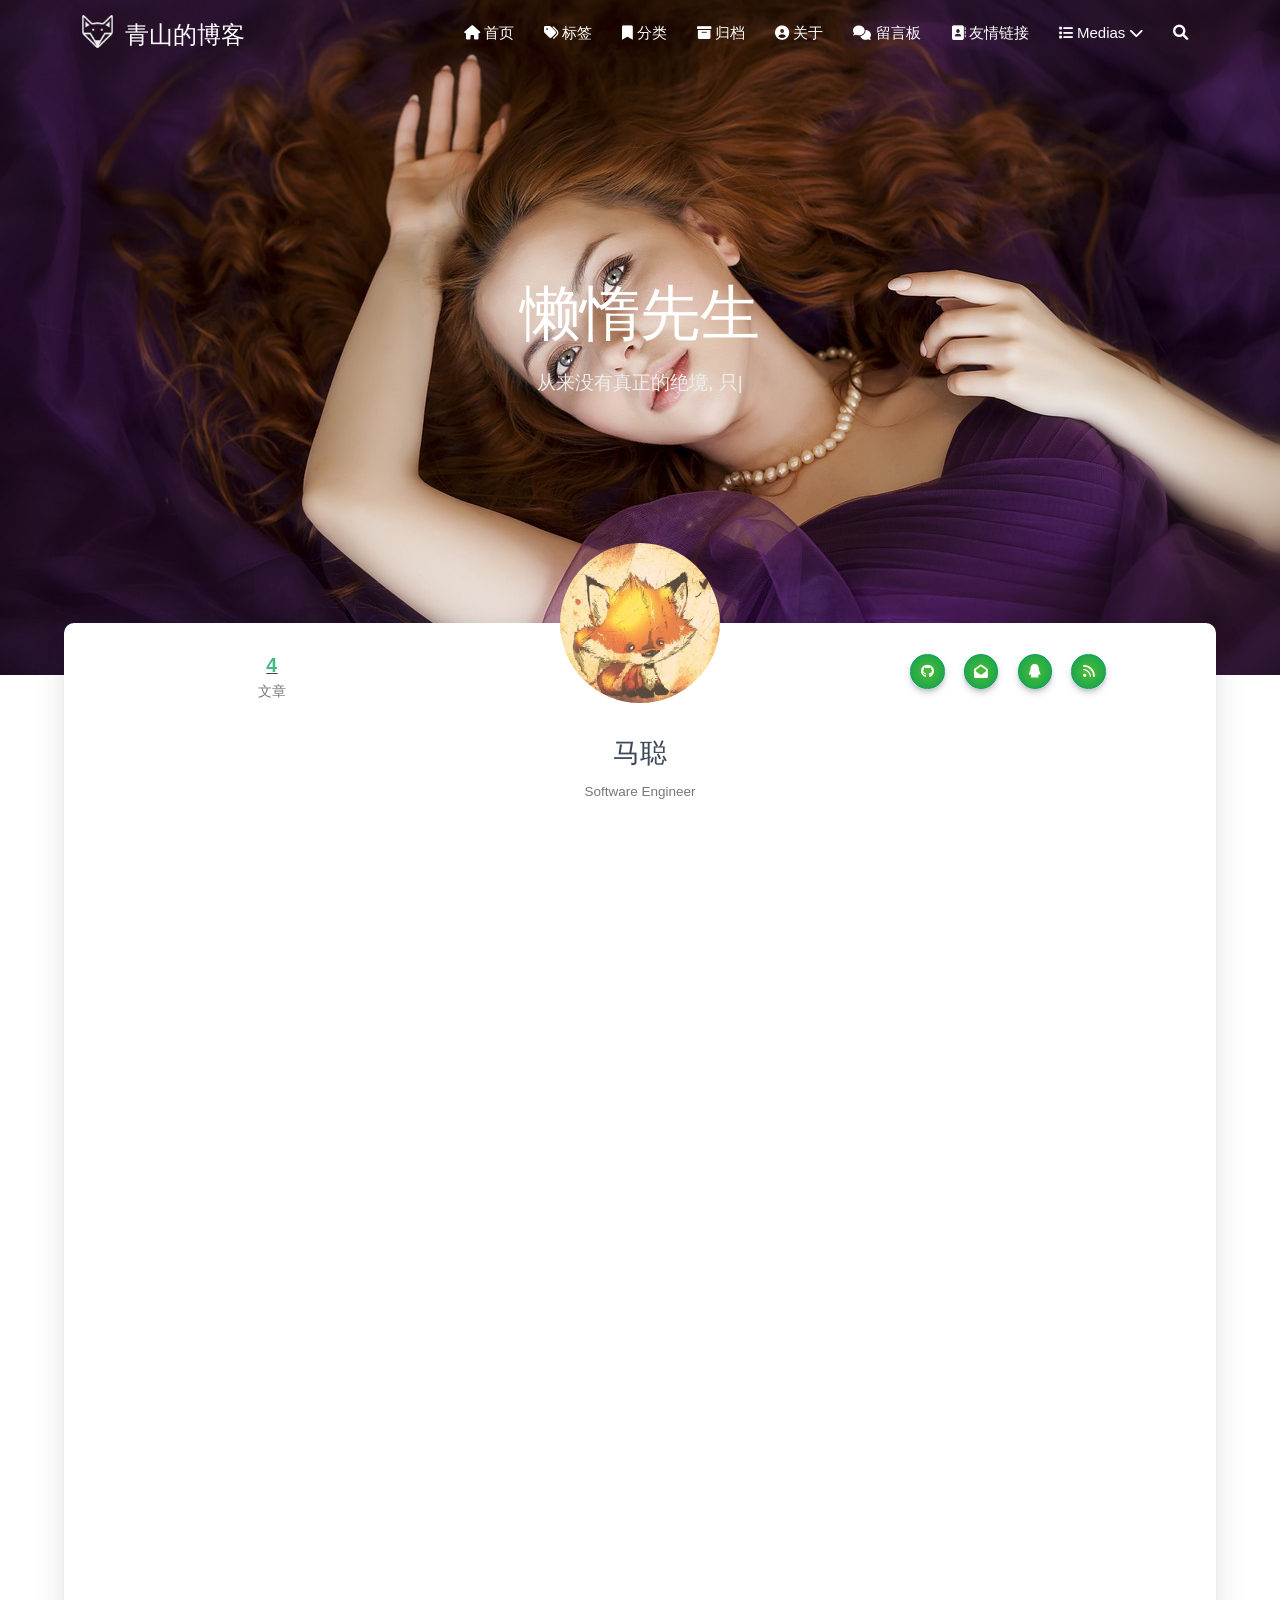
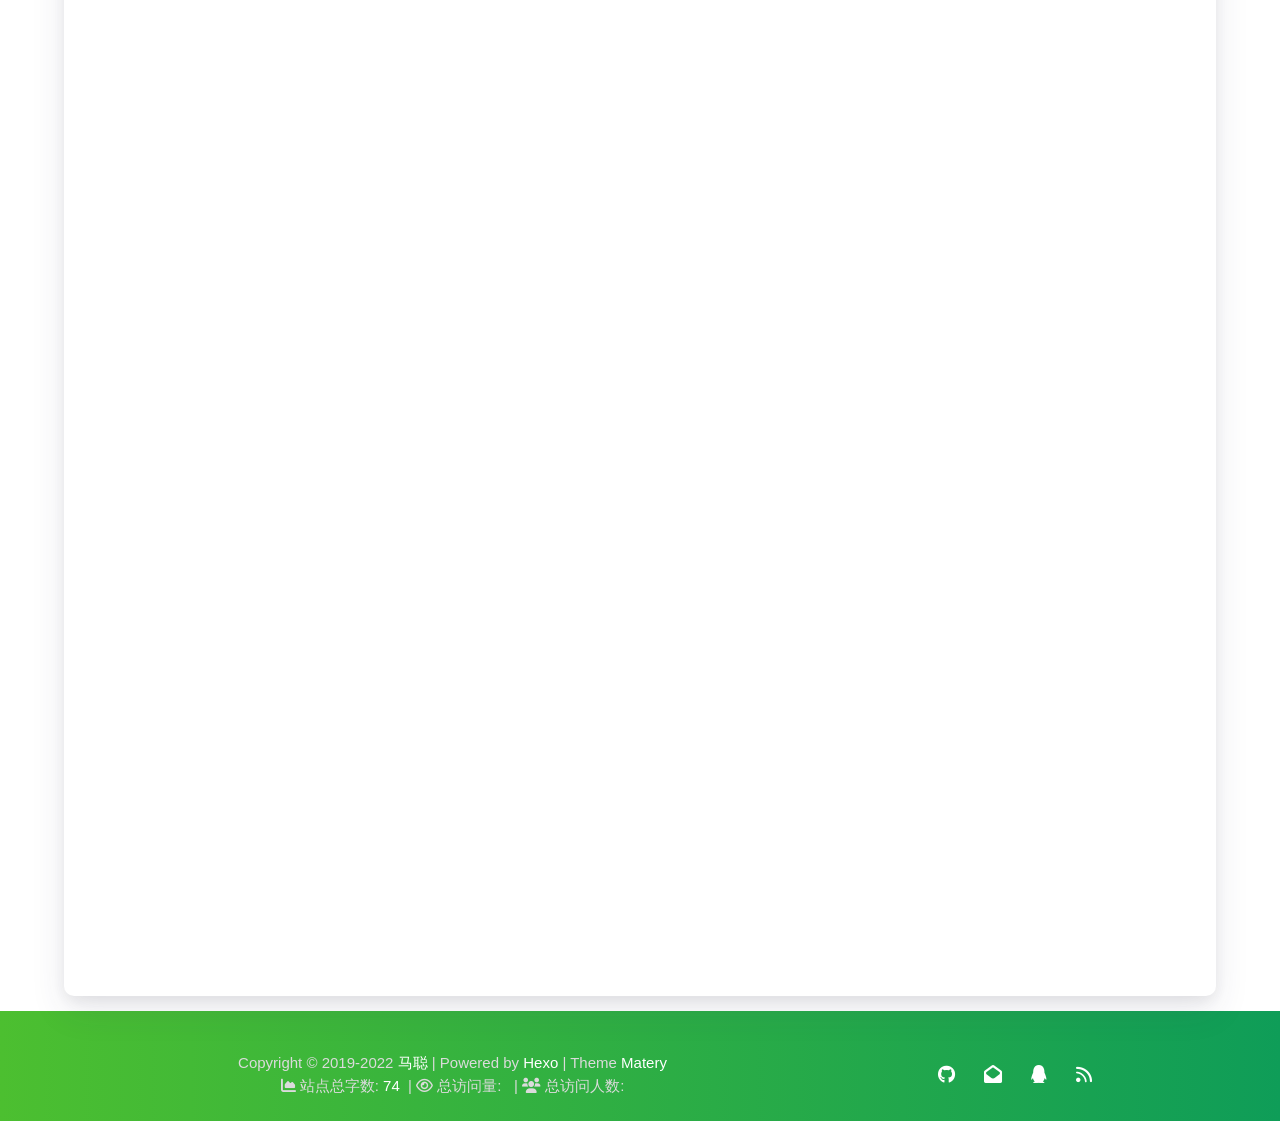
<file: about/index.html>
<!DOCTYPE HTML>
<html lang="zh-CN">


<head>
    <meta charset="utf-8">
    <meta name="keywords" content="关于, 青山的博客">
    <meta name="description" content="青山的博客">
    <meta http-equiv="X-UA-Compatible" content="IE=edge">
    <meta name="viewport" content="width=device-width, initial-scale=1.0, user-scalable=no">
    <meta name="renderer" content="webkit|ie-stand|ie-comp">
    <meta name="mobile-web-app-capable" content="yes">
    <meta name="format-detection" content="telephone=no">
    <meta name="apple-mobile-web-app-capable" content="yes">
    <meta name="apple-mobile-web-app-status-bar-style" content="black-translucent">
    <meta name="referrer" content="no-referrer-when-downgrade">
    <!-- Global site tag (gtag.js) - Google Analytics -->


    

    <title>关于 | 青山的博客</title>
    <link rel="icon" type="image/png" href="/favicon.png">

    <link rel="stylesheet" type="text/css" href="/libs/awesome/css/all.min.css">
    <link rel="stylesheet" type="text/css" href="/libs/materialize/materialize.min.css">
    <link rel="stylesheet" type="text/css" href="/libs/aos/aos.css">
    <link rel="stylesheet" type="text/css" href="/libs/animate/animate.min.css">
    <link rel="stylesheet" type="text/css" href="/libs/lightGallery/css/lightgallery.min.css">
    <link rel="stylesheet" type="text/css" href="/css/matery.css">
    <link rel="stylesheet" type="text/css" href="/css/my.css">

    <script src="/libs/jquery/jquery-3.6.0.min.js"></script>

<meta name="generator" content="Hexo 6.2.0">
<style>.github-emoji { position: relative; display: inline-block; width: 1.2em; min-height: 1.2em; overflow: hidden; vertical-align: top; color: transparent; }  .github-emoji > span { position: relative; z-index: 10; }  .github-emoji img, .github-emoji .fancybox { margin: 0 !important; padding: 0 !important; border: none !important; outline: none !important; text-decoration: none !important; user-select: none !important; cursor: auto !important; }  .github-emoji img { height: 1.2em !important; width: 1.2em !important; position: absolute !important; left: 50% !important; top: 50% !important; transform: translate(-50%, -50%) !important; user-select: none !important; cursor: auto !important; } .github-emoji-fallback { color: inherit; } .github-emoji-fallback img { opacity: 0 !important; }</style>
<link rel="alternate" href="/atom.xml" title="青山的博客" type="application/atom+xml">
<link rel="stylesheet" href="/css/prism-tomorrow.css" type="text/css"></head>


<body>
    <header class="navbar-fixed">
    <nav id="headNav" class="bg-color nav-transparent">
        <div id="navContainer" class="nav-wrapper container">
            <div class="brand-logo">
                <a href="/" class="waves-effect waves-light">
                    
                    <img src="/medias/logo.png" class="logo-img" alt="LOGO">
                    
                    <span class="logo-span">青山的博客</span>
                </a>
            </div>
            

<a href="#" data-target="mobile-nav" class="sidenav-trigger button-collapse"><i class="fas fa-bars"></i></a>
<ul class="right nav-menu">
  
  <li class="hide-on-med-and-down nav-item">
    
    <a href="/" class="waves-effect waves-light">
      
      <i class="fas fa-home" style="zoom: 0.6;"></i>
      
      <span>首页</span>
    </a>
    
  </li>
  
  <li class="hide-on-med-and-down nav-item">
    
    <a href="/tags" class="waves-effect waves-light">
      
      <i class="fas fa-tags" style="zoom: 0.6;"></i>
      
      <span>标签</span>
    </a>
    
  </li>
  
  <li class="hide-on-med-and-down nav-item">
    
    <a href="/categories" class="waves-effect waves-light">
      
      <i class="fas fa-bookmark" style="zoom: 0.6;"></i>
      
      <span>分类</span>
    </a>
    
  </li>
  
  <li class="hide-on-med-and-down nav-item">
    
    <a href="/archives" class="waves-effect waves-light">
      
      <i class="fas fa-archive" style="zoom: 0.6;"></i>
      
      <span>归档</span>
    </a>
    
  </li>
  
  <li class="hide-on-med-and-down nav-item">
    
    <a href="/about" class="waves-effect waves-light">
      
      <i class="fas fa-user-circle" style="zoom: 0.6;"></i>
      
      <span>关于</span>
    </a>
    
  </li>
  
  <li class="hide-on-med-and-down nav-item">
    
    <a href="/contact" class="waves-effect waves-light">
      
      <i class="fas fa-comments" style="zoom: 0.6;"></i>
      
      <span>留言板</span>
    </a>
    
  </li>
  
  <li class="hide-on-med-and-down nav-item">
    
    <a href="/friends" class="waves-effect waves-light">
      
      <i class="fas fa-address-book" style="zoom: 0.6;"></i>
      
      <span>友情链接</span>
    </a>
    
  </li>
  
  <li class="hide-on-med-and-down nav-item">
    
    <a href="" class="waves-effect waves-light">

      
      <i class="fas fa-list" style="zoom: 0.6;"></i>
      
      <span>Medias</span>
      <i class="fas fa-chevron-down" aria-hidden="true" style="zoom: 0.6;"></i>
    </a>
    <ul class="sub-nav menus_item_child ">
      
      <li>
        <a href="/musics">
          
          <i class="fas fa-music" style="margin-top: -20px; zoom: 0.6;"></i>
          
          <span>Musics</span>
        </a>
      </li>
      
      <li>
        <a href="/movies">
          
          <i class="fas fa-film" style="margin-top: -20px; zoom: 0.6;"></i>
          
          <span>Movies</span>
        </a>
      </li>
      
      <li>
        <a href="/books">
          
          <i class="fas fa-book" style="margin-top: -20px; zoom: 0.6;"></i>
          
          <span>Books</span>
        </a>
      </li>
      
      <li>
        <a href="/galleries">
          
          <i class="fas fa-image" style="margin-top: -20px; zoom: 0.6;"></i>
          
          <span>Galleries</span>
        </a>
      </li>
      
    </ul>
    
  </li>
  
  <li>
    <a href="#searchModal" class="modal-trigger waves-effect waves-light">
      <i id="searchIcon" class="fas fa-search" title="搜索" style="zoom: 0.85;"></i>
    </a>
  </li>
</ul>


<div id="mobile-nav" class="side-nav sidenav">

    <div class="mobile-head bg-color">
        
        <img src="/medias/logo.png" class="logo-img circle responsive-img">
        
        <div class="logo-name">青山的博客</div>
        <div class="logo-desc">
            
            Never really desperate, only the lost of the soul.
            
        </div>
    </div>

    <ul class="menu-list mobile-menu-list">
        
        <li class="m-nav-item">
	  
		<a href="/" class="waves-effect waves-light">
			
			    <i class="fa-fw fas fa-home"></i>
			
			首页
		</a>
          
        </li>
        
        <li class="m-nav-item">
	  
		<a href="/tags" class="waves-effect waves-light">
			
			    <i class="fa-fw fas fa-tags"></i>
			
			标签
		</a>
          
        </li>
        
        <li class="m-nav-item">
	  
		<a href="/categories" class="waves-effect waves-light">
			
			    <i class="fa-fw fas fa-bookmark"></i>
			
			分类
		</a>
          
        </li>
        
        <li class="m-nav-item">
	  
		<a href="/archives" class="waves-effect waves-light">
			
			    <i class="fa-fw fas fa-archive"></i>
			
			归档
		</a>
          
        </li>
        
        <li class="m-nav-item">
	  
		<a href="/about" class="waves-effect waves-light">
			
			    <i class="fa-fw fas fa-user-circle"></i>
			
			关于
		</a>
          
        </li>
        
        <li class="m-nav-item">
	  
		<a href="/contact" class="waves-effect waves-light">
			
			    <i class="fa-fw fas fa-comments"></i>
			
			留言板
		</a>
          
        </li>
        
        <li class="m-nav-item">
	  
		<a href="/friends" class="waves-effect waves-light">
			
			    <i class="fa-fw fas fa-address-book"></i>
			
			友情链接
		</a>
          
        </li>
        
        <li class="m-nav-item">
	  
		<a href="javascript:;">
			
				<i class="fa-fw fas fa-list"></i>
			
			Medias
			<span class="m-icon"><i class="fas fa-chevron-right"></i></span>
		</a>
            <ul  style="background:  ;" >
              
                <li>

                  <a href="/musics " style="margin-left:75px">
				  
				   <i class="fa fas fa-music" style="position: absolute;left:50px" ></i>
			      
		          <span>Musics</span>
                  </a>
                </li>
              
                <li>

                  <a href="/movies " style="margin-left:75px">
				  
				   <i class="fa fas fa-film" style="position: absolute;left:50px" ></i>
			      
		          <span>Movies</span>
                  </a>
                </li>
              
                <li>

                  <a href="/books " style="margin-left:75px">
				  
				   <i class="fa fas fa-book" style="position: absolute;left:50px" ></i>
			      
		          <span>Books</span>
                  </a>
                </li>
              
                <li>

                  <a href="/galleries " style="margin-left:75px">
				  
				   <i class="fa fas fa-image" style="position: absolute;left:50px" ></i>
			      
		          <span>Galleries</span>
                  </a>
                </li>
              
            </ul>
          
        </li>
        
        
        <li><div class="divider"></div></li>
        <li>
            <a href="https://github.com/blinkfox/hexo-theme-matery" class="waves-effect waves-light" target="_blank">
                <i class="fab fa-github-square fa-fw"></i>Fork Me
            </a>
        </li>
        
    </ul>
</div>


        </div>

        
            <style>
    .nav-transparent .github-corner {
        display: none !important;
    }

    .github-corner {
        position: absolute;
        z-index: 10;
        top: 0;
        right: 0;
        border: 0;
        transform: scale(1.1);
    }

    .github-corner svg {
        color: #0f9d58;
        fill: #fff;
        height: 64px;
        width: 64px;
    }

    .github-corner:hover .octo-arm {
        animation: a 0.56s ease-in-out;
    }

    .github-corner .octo-arm {
        animation: none;
    }

    @keyframes a {
        0%,
        to {
            transform: rotate(0);
        }
        20%,
        60% {
            transform: rotate(-25deg);
        }
        40%,
        80% {
            transform: rotate(10deg);
        }
    }
</style>

<a href="https://github.com/blinkfox/hexo-theme-matery" class="github-corner tooltipped hide-on-med-and-down" target="_blank"
   data-tooltip="Fork Me" data-position="left" data-delay="50">
    <svg viewBox="0 0 250 250" aria-hidden="true">
        <path d="M0,0 L115,115 L130,115 L142,142 L250,250 L250,0 Z"></path>
        <path d="M128.3,109.0 C113.8,99.7 119.0,89.6 119.0,89.6 C122.0,82.7 120.5,78.6 120.5,78.6 C119.2,72.0 123.4,76.3 123.4,76.3 C127.3,80.9 125.5,87.3 125.5,87.3 C122.9,97.6 130.6,101.9 134.4,103.2"
              fill="currentColor" style="transform-origin: 130px 106px;" class="octo-arm"></path>
        <path d="M115.0,115.0 C114.9,115.1 118.7,116.5 119.8,115.4 L133.7,101.6 C136.9,99.2 139.9,98.4 142.2,98.6 C133.8,88.0 127.5,74.4 143.8,58.0 C148.5,53.4 154.0,51.2 159.7,51.0 C160.3,49.4 163.2,43.6 171.4,40.1 C171.4,40.1 176.1,42.5 178.8,56.2 C183.1,58.6 187.2,61.8 190.9,65.4 C194.5,69.0 197.7,73.2 200.1,77.6 C213.8,80.2 216.3,84.9 216.3,84.9 C212.7,93.1 206.9,96.0 205.4,96.6 C205.1,102.4 203.0,107.8 198.3,112.5 C181.9,128.9 168.3,122.5 157.7,114.1 C157.9,116.9 156.7,120.9 152.7,124.9 L141.0,136.5 C139.8,137.7 141.6,141.9 141.8,141.8 Z"
              fill="currentColor" class="octo-body"></path>
    </svg>
</a>
        
    </nav>

</header>

    <style type="text/css">
    /* don't remove. */
    .about-cover {
        height: 75vh;
    }
</style>

<div class="bg-cover pd-header about-cover">
    <div class="container">
    <div class="row">
    <div class="col s10 offset-s1 m8 offset-m2 l8 offset-l2">
        <div class="brand">
            <div class="title center-align">
                
                懒惰先生
                
            </div>

            <div class="description center-align">
                
                <span id="subtitle"></span>
                <script src="/libs/typed/typed.js"></script>
                <script>
                    var typed = new Typed("#subtitle", {
                        strings: [ 
                            
                                "从来没有真正的绝境, 只有心灵的迷途",
                            
                                "Never really desperate, only the lost of the soul",
                            
                        ],
                        startDelay: 300,
                        typeSpeed: 100,
                        loop: true,
                        backSpeed: 50,
                        showCursor: true
                    });
                </script>
                
            </div>
        </div>
    </div>
</div>


<script>
    // 每天切换 banner 图.  Switch banner image every day.
    var bannerUrl = "/medias/banner/" + new Date().getDay() + '.jpg';
    $('.bg-cover').css('background-image', 'url(' + bannerUrl + ')');
</script>


    </div>
</div>

<main class="content">

    <div id="aboutme" class="container about-container">
        <div class="card">
            <div class="card-content">
                <div class="row">
                    <div class="post-statis col l4 hide-on-med-and-down" data-aos="zoom-in-right">
                        
<div class="statis">
    <span class="count"><a href="/">4</a></span>
    <span class="name">文章</span>
</div>






                    </div>
                    <div class="col s12 m12 l4">
                        <div class="profile center-align">
                            <div class="avatar">
                                <img src="/medias/avatar.jpg" alt="马聪"
                                     class="circle responsive-img avatar-img">
                            </div>
                            <div class="author">
                                <div class="post-statis hide-on-large-only" data-aos="zoom-in-right">
                                    
<div class="statis">
    <span class="count"><a href="/">4</a></span>
    <span class="name">文章</span>
</div>






                                </div>
                                <div class="title">马聪</div>
                                <div class="career">Software Engineer</div>
                                <div class="social-link hide-on-large-only" data-aos="zoom-in-left">
                                    
    <a href="https://github.com/blinkfox" class="tooltipped" target="_blank" data-tooltip="访问我的GitHub" data-position="top" data-delay="50">
        <i class="fab fa-github"></i>
    </a>



    <a href="mailto:1181062873@qq.com" class="tooltipped" target="_blank" data-tooltip="邮件联系我" data-position="top" data-delay="50">
        <i class="fas fa-envelope-open"></i>
    </a>







    <a href="tencent://AddContact/?fromId=50&fromSubId=1&subcmd=all&uin=1181062873" class="tooltipped" target="_blank" data-tooltip="QQ联系我: 1181062873" data-position="top" data-delay="50">
        <i class="fab fa-qq"></i>
    </a>







    <a href="/atom.xml" class="tooltipped" target="_blank" data-tooltip="RSS 订阅" data-position="top" data-delay="50">
        <i class="fas fa-rss"></i>
    </a>


                                </div>
                            </div>
                        </div>
                    </div>
                    <div class="col l4 hide-on-med-and-down" data-aos="zoom-in-left">
                        <div class="social-link">
                            
    <a href="https://github.com/blinkfox" class="tooltipped" target="_blank" data-tooltip="访问我的GitHub" data-position="top" data-delay="50">
        <i class="fab fa-github"></i>
    </a>



    <a href="mailto:1181062873@qq.com" class="tooltipped" target="_blank" data-tooltip="邮件联系我" data-position="top" data-delay="50">
        <i class="fas fa-envelope-open"></i>
    </a>







    <a href="tencent://AddContact/?fromId=50&fromSubId=1&subcmd=all&uin=1181062873" class="tooltipped" target="_blank" data-tooltip="QQ联系我: 1181062873" data-position="top" data-delay="50">
        <i class="fab fa-qq"></i>
    </a>







    <a href="/atom.xml" class="tooltipped" target="_blank" data-tooltip="RSS 订阅" data-position="top" data-delay="50">
        <i class="fas fa-rss"></i>
    </a>


                        </div>
                    </div>
                </div>

                <div class="introduction center-align" data-aos="fade-up">If you wish to succeed, you should use persistence as your good friend, experience as your reference, prudence as your brother and hope as your sentry.</div>

                <style type="text/css">
    #posts-chart,
    #categories-chart,
    #tags-chart {
        width: 100%;
        height: 300px;
        margin: 0.5rem auto;
        padding: 0.5rem;
    }
</style>

<div id="postCharts" class="post-charts">
    <div class="title center-align" data-aos="zoom-in-up">
        <i class="far fa-bar-chart"></i>&nbsp;&nbsp;文章统计图
    </div>
    <div class="row">
        <div class="chart col s12 m6 l4" data-aos="zoom-in-up">
            <div id="posts-chart"></div>
        </div>

        <div class="chart col s12 m6 l4" data-aos="zoom-in-up">
            <div id="categories-chart"></div>
        </div>

        <div class="chart col s12 m6 l4" data-aos="zoom-in-up">
            <div id="tags-chart"></div>
        </div>
    </div>
</div>

<script type="text/javascript" src="/libs/echarts/echarts.min.js"></script>
<script>
    let postsChart = echarts.init(document.getElementById('posts-chart'));
    let categoriesChart = echarts.init(document.getElementById('categories-chart'));
    let tagsChart = echarts.init(document.getElementById('tags-chart'));

    

    let postsOption = {
        title: {
            text: '文章发布统计图',
            top: -5,
            x: 'center'
        },
        tooltip: {
            trigger: 'axis'
        },
        xAxis: {
            type: 'category',
            data: ["2021-07","2021-08","2021-09","2021-10","2021-11","2021-12","2022-01","2022-02","2022-03","2022-04","2022-05","2022-06","2022-07"]
        },
        yAxis: {
            type: 'value',
        },
        series: [
            {
                name: '文章篇数',
                type: 'line',
                color: ['#6772e5'],
                data: [0,0,0,0,0,0,0,0,0,0,0,0,4],
                markPoint: {
                    symbolSize: 45,
                    color: ['#fa755a','#3ecf8e','#82d3f4'],
                    data: [{
                        type: 'max',
                        itemStyle: {color: ['#3ecf8e']},
                        name: '最大值'
                    }, {
                        type: 'min',
                        itemStyle: {color: ['#fa755a']},
                        name: '最小值'
                    }]
                },
                markLine: {
                    itemStyle: {color: ['#ab47bc']},
                    data: [
                        {type: 'average', name: '平均值'}
                    ]
                }
            }
        ]
    };

    

    let categoriesOption = {
        title: {
            text: '文章分类统计图',
            top: -4,
            x: 'center'
        },
        tooltip: {
            trigger: 'item',
            formatter: "{a} <br/>{b} : {c} ({d}%)"
        },
        series: [
            {
                name: '分类',
                type: 'pie',
                radius: '50%',
                color: ['#6772e5', '#ff9e0f', '#fa755a', '#3ecf8e', '#82d3f4', '#ab47bc', '#525f7f', '#f51c47', '#26A69A'],
                data: [],
                itemStyle: {
                    emphasis: {
                        shadowBlur: 10,
                        shadowOffsetX: 0,
                        shadowColor: 'rgba(0, 0, 0, 0.5)'
                    }
                }
            }
        ]
    };

    

    let tagsOption = {
        title: {
            text: 'TOP10 标签统计图',
            top: -5,
            x: 'center'
        },
        tooltip: {},
        xAxis: [
            {
                type: 'category',
                data: []
            }
        ],
        yAxis: [
            {
                type: 'value'
            }
        ],
        series: [
            {
                type: 'bar',
                color: ['#82d3f4'],
                barWidth : 18,
                data: [],
                markPoint: {
                    symbolSize: 45,
                    data: [{
                        type: 'max',
                        itemStyle: {color: ['#3ecf8e']},
                        name: '最大值'
                    }, {
                        type: 'min',
                        itemStyle: {color: ['#fa755a']},
                        name: '最小值'
                    }],
                },
                markLine: {
                    itemStyle: {color: ['#ab47bc']},
                    data: [
                        {type: 'average', name: '平均值'}
                    ]
                }
            }
        ]
    };

    // render the charts
    postsChart.setOption(postsOption);
    categoriesChart.setOption(categoriesOption);
    tagsChart.setOption(tagsOption);
</script>


                
                
<div class="my-projects">
    <div class="title center-align" data-aos="zoom-in-up">
        <i class="fas fa-gift"></i>&nbsp;&nbsp;我的项目
    </div>
    <div class="row">
        
        
        <div class="col s12 m6 l4" data-aos="fade-up">
            <div class="info center-align">
                <a href="http://github.com/blinkfox/hexo-theme-matery" class="icon"
                   style="background: linear-gradient(to bottom right, #66BB6A 0%, #81C784 100%)" target="_blank">
                    <i class="fas fa-file-alt"></i>
                </a>
                <div class="info-title">
                    <a href="http://github.com/blinkfox/hexo-theme-matery" target="_blank">hexo-theme-matery</a>
                </div>
                <div class="info-desc">This is a Hexo blog theme with &#39;Material Design&#39; and responsive design.</div>
            </div>
        </div>
        
        <div class="col s12 m6 l4" data-aos="fade-up">
            <div class="info center-align">
                <a href="https://github.com/blinkfox/fenix" class="icon"
                   style="background: linear-gradient(to bottom right, #F06292 0%, #EF5350 100%)" target="_blank">
                    <i class="fas fa-database"></i>
                </a>
                <div class="info-title">
                    <a href="https://github.com/blinkfox/fenix" target="_blank">Fenix</a>
                </div>
                <div class="info-desc">这是 Spring Data JPA 复杂或动态 SQL 查询的扩展库。</div>
            </div>
        </div>
        
        <div class="col s12 m6 l4" data-aos="fade-up">
            <div class="info center-align">
                <a href="https://github.com/blinkfox/typora-vue-theme" class="icon"
                   style="background: linear-gradient(to bottom right, #29B6F6 0%, #1E88E5 100%)" target="_blank">
                    <i class="fas fa-file-alt"></i>
                </a>
                <div class="info-title">
                    <a href="https://github.com/blinkfox/typora-vue-theme" target="_blank">typora-vue-theme</a>
                </div>
                <div class="info-desc">This is a typora theme inspired by Vue document style.</div>
            </div>
        </div>
        
        
    </div>
</div>

                

                
                
<div class="my-skills">
    <div class="title center-align" data-aos="zoom-in-up">
        <i class="fas fa-wrench"></i>&nbsp;&nbsp;我的技能
    </div>
    <div class="row">
        
        
        
        <div class="col s12 m6 l6" data-aos="fade-up">
            <div class="skillbar">
                <div class="skillbar-title"
                     style="background: linear-gradient(to right, #FF0066 0%, #FF00CC 100%); width: 85%">
                    <span>Java</span>
                </div>
                <div class="skill-bar-percent">85%</div>
            </div>
        </div>
        
        
        <div class="col s12 m6 l6" data-aos="fade-up">
            <div class="skillbar">
                <div class="skillbar-title"
                     style="background: linear-gradient(to right, #9900FF 0%, #CC66FF 100%); width: 80%">
                    <span>JavaScript</span>
                </div>
                <div class="skill-bar-percent">80%</div>
            </div>
        </div>
        
        
        <div class="col s12 m6 l6" data-aos="fade-up">
            <div class="skillbar">
                <div class="skillbar-title"
                     style="background: linear-gradient(to right, #2196F3 0%, #42A5F5 100%); width: 80%">
                    <span>HTML5</span>
                </div>
                <div class="skill-bar-percent">80%</div>
            </div>
        </div>
        
        
        <div class="col s12 m6 l6" data-aos="fade-up">
            <div class="skillbar">
                <div class="skillbar-title"
                     style="background: linear-gradient(to right, #00BCD4 0%, #80DEEA 100%); width: 70%">
                    <span>CSS</span>
                </div>
                <div class="skill-bar-percent">70%</div>
            </div>
        </div>
        
        
        <div class="col s12 m6 l6" data-aos="fade-up">
            <div class="skillbar">
                <div class="skillbar-title"
                     style="background: linear-gradient(to right, #4CAF50 0%, #81C784 100%); width: 90%">
                    <span>SQL</span>
                </div>
                <div class="skill-bar-percent">90%</div>
            </div>
        </div>
        
        
        <div class="col s12 m6 l6" data-aos="fade-up">
            <div class="skillbar">
                <div class="skillbar-title"
                     style="background: linear-gradient(to right, #FFEB3B 0%, #FFF176 100%); width: 75%">
                    <span>程序设计</span>
                </div>
                <div class="skill-bar-percent">75%</div>
            </div>
        </div>
        
        
    </div>

    

    
    <div class="other-skills chip-container" data-aos="zoom-in-up">
        <div class="sub-title center-align"><i class="fa fa-book"></i>&nbsp;&nbsp;其他技能</div>
        <div class="tag-chips center-align">
            
        </div>
    </div>
    

</div>

                

                
                
<div id="myGallery" class="my-gallery">
    <div class="title center-align" data-aos="zoom-in-up">
        <i class="far fa-image"></i>&nbsp;&nbsp;相册
    </div>
    <div class="row">
        
        
        <div class="photo col s12 m6 l4" data-aos="fade-up">
            <div class="img-item" data-src="/medias/featureimages/0.jpg">
                <img src="/medias/featureimages/0.jpg" class="responsive-img">
            </div>
        </div>
        
        <div class="photo col s12 m6 l4" data-aos="fade-up">
            <div class="img-item" data-src="/medias/featureimages/1.jpg">
                <img src="/medias/featureimages/1.jpg" class="responsive-img">
            </div>
        </div>
        
        <div class="photo col s12 m6 l4" data-aos="fade-up">
            <div class="img-item" data-src="/medias/featureimages/2.jpg">
                <img src="/medias/featureimages/2.jpg" class="responsive-img">
            </div>
        </div>
        
        
    </div>
</div>

<script>
    $(function () {
        let animateClass = 'animated pulse';
        $('#myGallery .photo').hover(function () {
            $(this).addClass(animateClass);
        }, function () {
            $(this).removeClass(animateClass);
        });
    });
</script>

                
                
                
                
            </div>
        </div>
    </div>
</main>


    <footer class="page-footer bg-color">
    
        <link rel="stylesheet" href="/libs/aplayer/APlayer.min.css">
<style>
    .aplayer .aplayer-lrc p {
        
        display: none;
        
        font-size: 12px;
        font-weight: 700;
        line-height: 16px !important;
    }

    .aplayer .aplayer-lrc p.aplayer-lrc-current {
        
        display: none;
        
        font-size: 15px;
        color: #42b983;
    }

    
    .aplayer.aplayer-fixed.aplayer-narrow .aplayer-body {
        left: -66px !important;
    }

    .aplayer.aplayer-fixed.aplayer-narrow .aplayer-body:hover {
        left: 0px !important;
    }

    
</style>
<div class="">
    
    <div class="row">
        <meting-js class="col l8 offset-l2 m10 offset-m1 s12"
                   server="netease"
                   type="playlist"
                   id="503838841"
                   fixed='true'
                   autoplay='false'
                   theme='#42b983'
                   loop='all'
                   order='random'
                   preload='auto'
                   volume='0.7'
                   list-folded='true'
        >
        </meting-js>
    </div>
</div>

<script src="/libs/aplayer/APlayer.min.js"></script>
<script src="/libs/aplayer/Meting.min.js"></script>

    

    <div class="container row center-align"
         style="margin-bottom: 0px !important;">
        <div class="col s12 m8 l8 copy-right">
            Copyright&nbsp;&copy;
            
                <span id="year">2019-2022</span>
            
            <a href="/about" target="_blank">马聪</a>
            |&nbsp;Powered by&nbsp;<a href="https://hexo.io/" target="_blank">Hexo</a>
            |&nbsp;Theme&nbsp;<a href="https://github.com/blinkfox/hexo-theme-matery" target="_blank">Matery</a>
            <br>
            
                &nbsp;<i class="fas fa-chart-area"></i>&nbsp;站点总字数:&nbsp;<span
                        class="white-color">74</span>
            
            
            
                
            
            
                <span id="busuanzi_container_site_pv">
                &nbsp;|&nbsp;<i class="far fa-eye"></i>&nbsp;总访问量:&nbsp;
                    <span id="busuanzi_value_site_pv" class="white-color"></span>
            </span>
            
            
                <span id="busuanzi_container_site_uv">
                &nbsp;|&nbsp;<i class="fas fa-users"></i>&nbsp;总访问人数:&nbsp;
                    <span id="busuanzi_value_site_uv" class="white-color"></span>
            </span>
            
            <br>

            <!-- 运行天数提醒. -->
            
            <br>
            
        </div>
        <div class="col s12 m4 l4 social-link social-statis">
    <a href="https://github.com/blinkfox" class="tooltipped" target="_blank" data-tooltip="访问我的GitHub" data-position="top" data-delay="50">
        <i class="fab fa-github"></i>
    </a>



    <a href="mailto:1181062873@qq.com" class="tooltipped" target="_blank" data-tooltip="邮件联系我" data-position="top" data-delay="50">
        <i class="fas fa-envelope-open"></i>
    </a>







    <a href="tencent://AddContact/?fromId=50&fromSubId=1&subcmd=all&uin=1181062873" class="tooltipped" target="_blank" data-tooltip="QQ联系我: 1181062873" data-position="top" data-delay="50">
        <i class="fab fa-qq"></i>
    </a>







    <a href="/atom.xml" class="tooltipped" target="_blank" data-tooltip="RSS 订阅" data-position="top" data-delay="50">
        <i class="fas fa-rss"></i>
    </a>

</div>
    </div>
</footer>

<div class="progress-bar"></div>


    <!-- 搜索遮罩框 -->
<div id="searchModal" class="modal">
    <div class="modal-content">
        <div class="search-header">
            <span class="title"><i class="fas fa-search"></i>&nbsp;&nbsp;搜索</span>
            <input type="search" id="searchInput" name="s" placeholder="请输入搜索的关键字"
                   class="search-input">
        </div>
        <div id="searchResult"></div>
    </div>
</div>

<script type="text/javascript">
$(function () {
    var searchFunc = function (path, search_id, content_id) {
        'use strict';
        $.ajax({
            url: path,
            dataType: "xml",
            success: function (xmlResponse) {
                // get the contents from search data
                var datas = $("entry", xmlResponse).map(function () {
                    return {
                        title: $("title", this).text(),
                        content: $("content", this).text(),
                        url: $("url", this).text()
                    };
                }).get();
                var $input = document.getElementById(search_id);
                var $resultContent = document.getElementById(content_id);
                $input.addEventListener('input', function () {
                    var str = '<ul class=\"search-result-list\">';
                    var keywords = this.value.trim().toLowerCase().split(/[\s\-]+/);
                    $resultContent.innerHTML = "";
                    if (this.value.trim().length <= 0) {
                        return;
                    }
                    // perform local searching
                    datas.forEach(function (data) {
                        var isMatch = true;
                        var data_title = data.title.trim().toLowerCase();
                        var data_content = data.content.trim().replace(/<[^>]+>/g, "").toLowerCase();
                        var data_url = data.url;
                        data_url = data_url.indexOf('/') === 0 ? data.url : '/' + data_url;
                        var index_title = -1;
                        var index_content = -1;
                        var first_occur = -1;
                        // only match artiles with not empty titles and contents
                        if (data_title !== '' && data_content !== '') {
                            keywords.forEach(function (keyword, i) {
                                index_title = data_title.indexOf(keyword);
                                index_content = data_content.indexOf(keyword);
                                if (index_title < 0 && index_content < 0) {
                                    isMatch = false;
                                } else {
                                    if (index_content < 0) {
                                        index_content = 0;
                                    }
                                    if (i === 0) {
                                        first_occur = index_content;
                                    }
                                }
                            });
                        }
                        // show search results
                        if (isMatch) {
                            str += "<li><a href='" + data_url + "' class='search-result-title'>" + data_title + "</a>";
                            var content = data.content.trim().replace(/<[^>]+>/g, "");
                            if (first_occur >= 0) {
                                // cut out 100 characters
                                var start = first_occur - 20;
                                var end = first_occur + 80;
                                if (start < 0) {
                                    start = 0;
                                }
                                if (start === 0) {
                                    end = 100;
                                }
                                if (end > content.length) {
                                    end = content.length;
                                }
                                var match_content = content.substr(start, end);
                                // highlight all keywords
                                keywords.forEach(function (keyword) {
                                    var regS = new RegExp(keyword, "gi");
                                    match_content = match_content.replace(regS, "<em class=\"search-keyword\">" + keyword + "</em>");
                                });

                                str += "<p class=\"search-result\">" + match_content + "...</p>"
                            }
                            str += "</li>";
                        }
                    });
                    str += "</ul>";
                    $resultContent.innerHTML = str;
                });
            }
        });
    };

    searchFunc('/search.xml', 'searchInput', 'searchResult');
});
</script>

    <!-- 回到顶部按钮 -->
<div id="backTop" class="top-scroll">
    <a class="btn-floating btn-large waves-effect waves-light" href="#!">
        <i class="fas fa-arrow-up"></i>
    </a>
</div>


    <script src="/libs/materialize/materialize.min.js"></script>
    <script src="/libs/masonry/masonry.pkgd.min.js"></script>
    <script src="/libs/aos/aos.js"></script>
    <script src="/libs/scrollprogress/scrollProgress.min.js"></script>
    <script src="/libs/lightGallery/js/lightgallery-all.min.js"></script>
    <script src="/js/matery.js"></script>

    

    

    <!-- 雪花特效 -->
    

    <!-- 鼠标星星特效 -->
    

     
        <script src="https://ssl.captcha.qq.com/TCaptcha.js"></script>
        <script src="/libs/others/TencentCaptcha.js"></script>
        <button id="TencentCaptcha" data-appid="xxxxxxxxxx" data-cbfn="callback" type="button" hidden></button>
    

    <!-- Baidu Analytics -->

    <!-- Baidu Push -->

<script>
    (function () {
        var bp = document.createElement('script');
        var curProtocol = window.location.protocol.split(':')[0];
        if (curProtocol === 'https') {
            bp.src = 'https://zz.bdstatic.com/linksubmit/push.js';
        } else {
            bp.src = 'http://push.zhanzhang.baidu.com/push.js';
        }
        var s = document.getElementsByTagName("script")[0];
        s.parentNode.insertBefore(bp, s);
    })();
</script>

    
    <script src="/libs/others/clicklove.js" async="async"></script>
    
    
    <script async src="/libs/others/busuanzi.pure.mini.js"></script>
    

    

    

    <!--腾讯兔小巢-->
    
    

    

    

    
    <script src="/libs/instantpage/instantpage.js" type="module"></script>
    

</body>

</html>
</file>
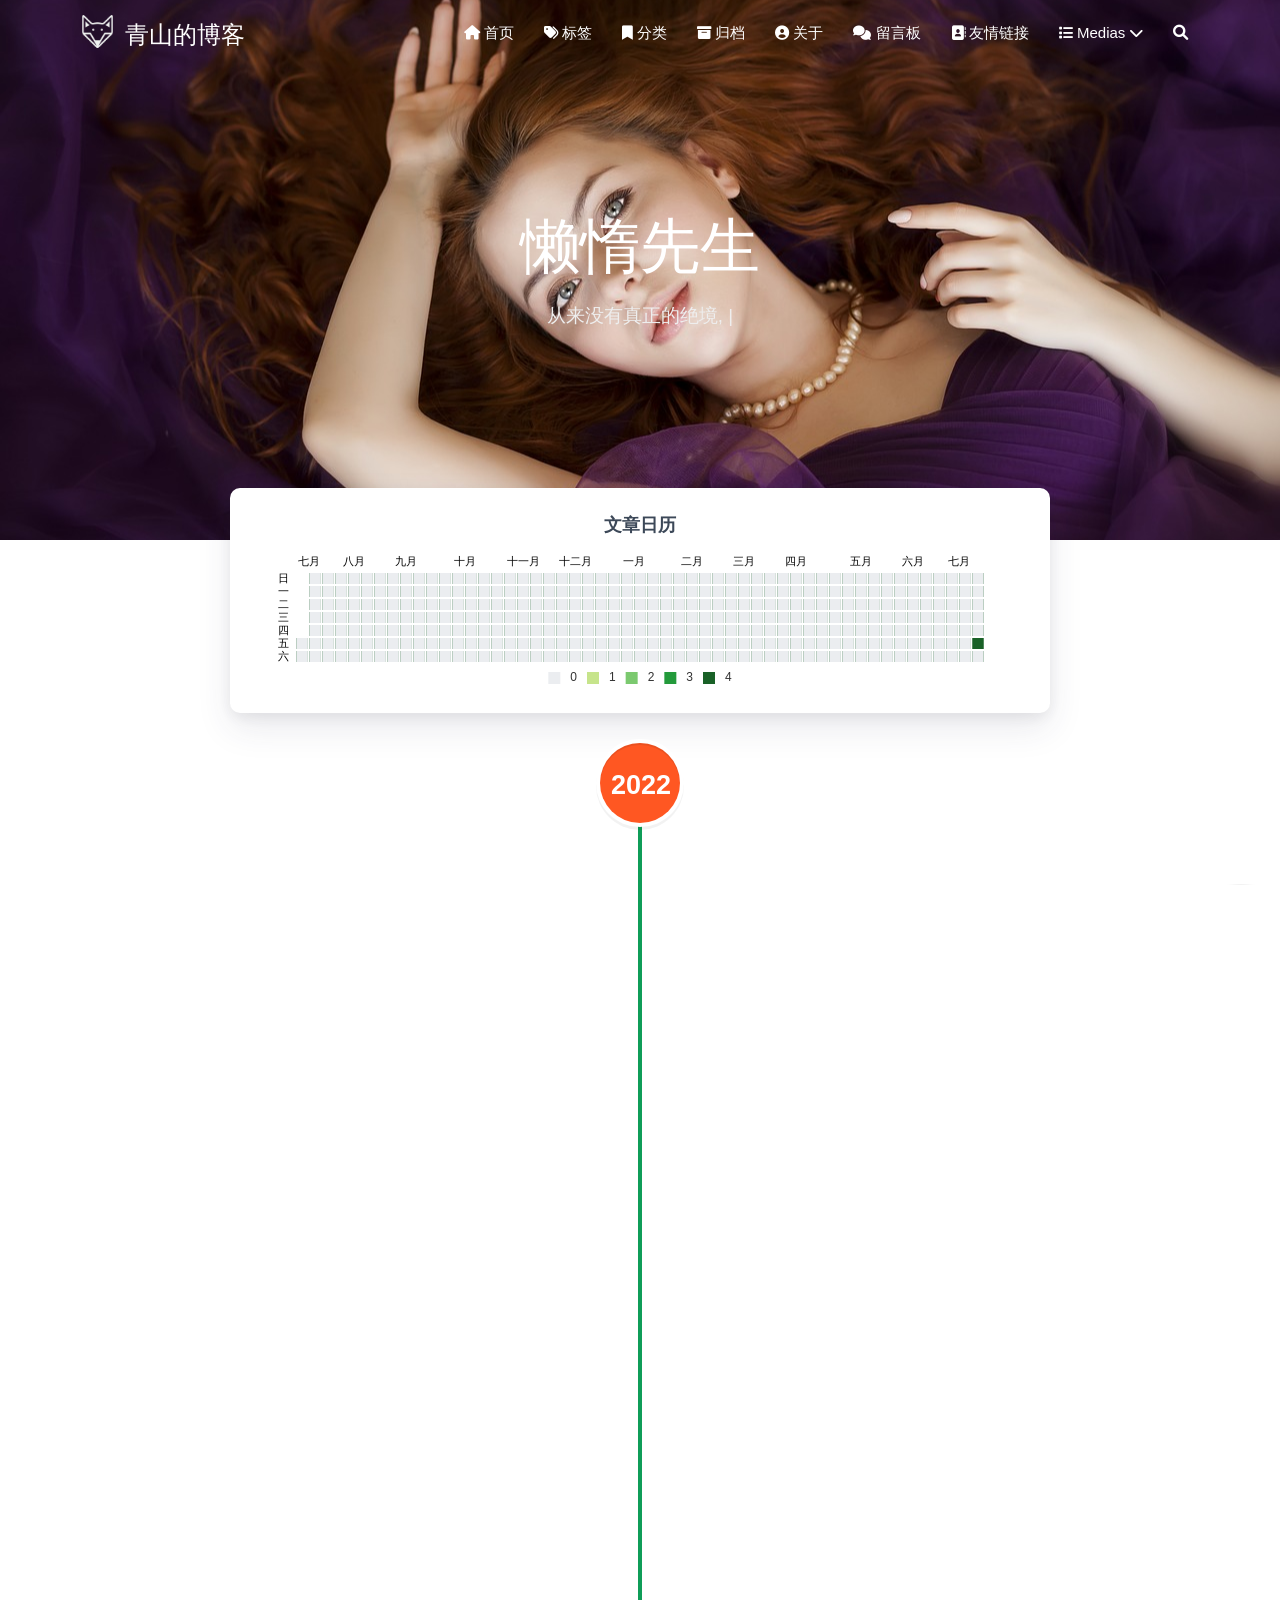
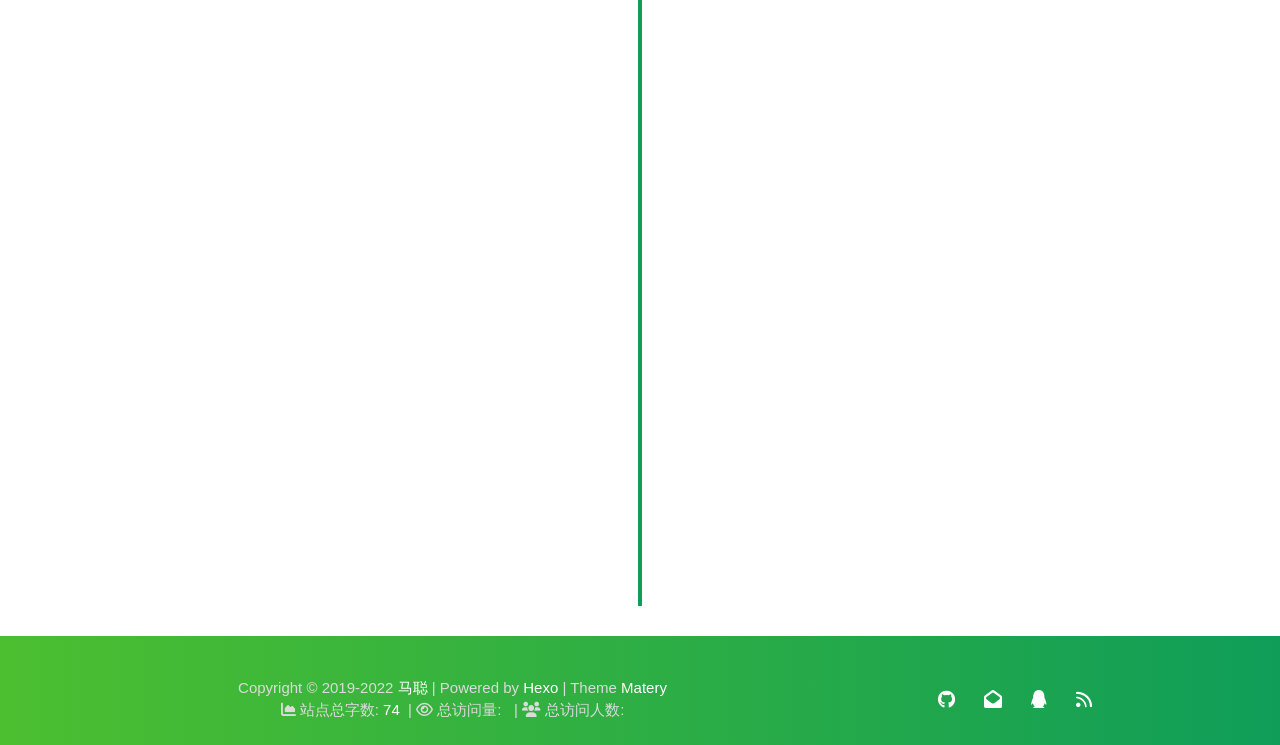
<file: archives/index.html>
<!DOCTYPE HTML>
<html lang="zh-CN">


<head>
    <meta charset="utf-8">
    <meta name="keywords" content="归档, 青山的博客">
    <meta name="description" content="青山的博客">
    <meta http-equiv="X-UA-Compatible" content="IE=edge">
    <meta name="viewport" content="width=device-width, initial-scale=1.0, user-scalable=no">
    <meta name="renderer" content="webkit|ie-stand|ie-comp">
    <meta name="mobile-web-app-capable" content="yes">
    <meta name="format-detection" content="telephone=no">
    <meta name="apple-mobile-web-app-capable" content="yes">
    <meta name="apple-mobile-web-app-status-bar-style" content="black-translucent">
    <meta name="referrer" content="no-referrer-when-downgrade">
    <!-- Global site tag (gtag.js) - Google Analytics -->


    

    <title>归档 | 青山的博客</title>
    <link rel="icon" type="image/png" href="/favicon.png">

    <link rel="stylesheet" type="text/css" href="/libs/awesome/css/all.min.css">
    <link rel="stylesheet" type="text/css" href="/libs/materialize/materialize.min.css">
    <link rel="stylesheet" type="text/css" href="/libs/aos/aos.css">
    <link rel="stylesheet" type="text/css" href="/libs/animate/animate.min.css">
    <link rel="stylesheet" type="text/css" href="/libs/lightGallery/css/lightgallery.min.css">
    <link rel="stylesheet" type="text/css" href="/css/matery.css">
    <link rel="stylesheet" type="text/css" href="/css/my.css">

    <script src="/libs/jquery/jquery-3.6.0.min.js"></script>

<meta name="generator" content="Hexo 6.2.0">
<style>.github-emoji { position: relative; display: inline-block; width: 1.2em; min-height: 1.2em; overflow: hidden; vertical-align: top; color: transparent; }  .github-emoji > span { position: relative; z-index: 10; }  .github-emoji img, .github-emoji .fancybox { margin: 0 !important; padding: 0 !important; border: none !important; outline: none !important; text-decoration: none !important; user-select: none !important; cursor: auto !important; }  .github-emoji img { height: 1.2em !important; width: 1.2em !important; position: absolute !important; left: 50% !important; top: 50% !important; transform: translate(-50%, -50%) !important; user-select: none !important; cursor: auto !important; } .github-emoji-fallback { color: inherit; } .github-emoji-fallback img { opacity: 0 !important; }</style>
<link rel="alternate" href="/atom.xml" title="青山的博客" type="application/atom+xml">
<link rel="stylesheet" href="/css/prism-tomorrow.css" type="text/css"></head>


<body>
    <header class="navbar-fixed">
    <nav id="headNav" class="bg-color nav-transparent">
        <div id="navContainer" class="nav-wrapper container">
            <div class="brand-logo">
                <a href="/" class="waves-effect waves-light">
                    
                    <img src="/medias/logo.png" class="logo-img" alt="LOGO">
                    
                    <span class="logo-span">青山的博客</span>
                </a>
            </div>
            

<a href="#" data-target="mobile-nav" class="sidenav-trigger button-collapse"><i class="fas fa-bars"></i></a>
<ul class="right nav-menu">
  
  <li class="hide-on-med-and-down nav-item">
    
    <a href="/" class="waves-effect waves-light">
      
      <i class="fas fa-home" style="zoom: 0.6;"></i>
      
      <span>首页</span>
    </a>
    
  </li>
  
  <li class="hide-on-med-and-down nav-item">
    
    <a href="/tags" class="waves-effect waves-light">
      
      <i class="fas fa-tags" style="zoom: 0.6;"></i>
      
      <span>标签</span>
    </a>
    
  </li>
  
  <li class="hide-on-med-and-down nav-item">
    
    <a href="/categories" class="waves-effect waves-light">
      
      <i class="fas fa-bookmark" style="zoom: 0.6;"></i>
      
      <span>分类</span>
    </a>
    
  </li>
  
  <li class="hide-on-med-and-down nav-item">
    
    <a href="/archives" class="waves-effect waves-light">
      
      <i class="fas fa-archive" style="zoom: 0.6;"></i>
      
      <span>归档</span>
    </a>
    
  </li>
  
  <li class="hide-on-med-and-down nav-item">
    
    <a href="/about" class="waves-effect waves-light">
      
      <i class="fas fa-user-circle" style="zoom: 0.6;"></i>
      
      <span>关于</span>
    </a>
    
  </li>
  
  <li class="hide-on-med-and-down nav-item">
    
    <a href="/contact" class="waves-effect waves-light">
      
      <i class="fas fa-comments" style="zoom: 0.6;"></i>
      
      <span>留言板</span>
    </a>
    
  </li>
  
  <li class="hide-on-med-and-down nav-item">
    
    <a href="/friends" class="waves-effect waves-light">
      
      <i class="fas fa-address-book" style="zoom: 0.6;"></i>
      
      <span>友情链接</span>
    </a>
    
  </li>
  
  <li class="hide-on-med-and-down nav-item">
    
    <a href="" class="waves-effect waves-light">

      
      <i class="fas fa-list" style="zoom: 0.6;"></i>
      
      <span>Medias</span>
      <i class="fas fa-chevron-down" aria-hidden="true" style="zoom: 0.6;"></i>
    </a>
    <ul class="sub-nav menus_item_child ">
      
      <li>
        <a href="/musics">
          
          <i class="fas fa-music" style="margin-top: -20px; zoom: 0.6;"></i>
          
          <span>Musics</span>
        </a>
      </li>
      
      <li>
        <a href="/movies">
          
          <i class="fas fa-film" style="margin-top: -20px; zoom: 0.6;"></i>
          
          <span>Movies</span>
        </a>
      </li>
      
      <li>
        <a href="/books">
          
          <i class="fas fa-book" style="margin-top: -20px; zoom: 0.6;"></i>
          
          <span>Books</span>
        </a>
      </li>
      
      <li>
        <a href="/galleries">
          
          <i class="fas fa-image" style="margin-top: -20px; zoom: 0.6;"></i>
          
          <span>Galleries</span>
        </a>
      </li>
      
    </ul>
    
  </li>
  
  <li>
    <a href="#searchModal" class="modal-trigger waves-effect waves-light">
      <i id="searchIcon" class="fas fa-search" title="搜索" style="zoom: 0.85;"></i>
    </a>
  </li>
</ul>


<div id="mobile-nav" class="side-nav sidenav">

    <div class="mobile-head bg-color">
        
        <img src="/medias/logo.png" class="logo-img circle responsive-img">
        
        <div class="logo-name">青山的博客</div>
        <div class="logo-desc">
            
            Never really desperate, only the lost of the soul.
            
        </div>
    </div>

    <ul class="menu-list mobile-menu-list">
        
        <li class="m-nav-item">
	  
		<a href="/" class="waves-effect waves-light">
			
			    <i class="fa-fw fas fa-home"></i>
			
			首页
		</a>
          
        </li>
        
        <li class="m-nav-item">
	  
		<a href="/tags" class="waves-effect waves-light">
			
			    <i class="fa-fw fas fa-tags"></i>
			
			标签
		</a>
          
        </li>
        
        <li class="m-nav-item">
	  
		<a href="/categories" class="waves-effect waves-light">
			
			    <i class="fa-fw fas fa-bookmark"></i>
			
			分类
		</a>
          
        </li>
        
        <li class="m-nav-item">
	  
		<a href="/archives" class="waves-effect waves-light">
			
			    <i class="fa-fw fas fa-archive"></i>
			
			归档
		</a>
          
        </li>
        
        <li class="m-nav-item">
	  
		<a href="/about" class="waves-effect waves-light">
			
			    <i class="fa-fw fas fa-user-circle"></i>
			
			关于
		</a>
          
        </li>
        
        <li class="m-nav-item">
	  
		<a href="/contact" class="waves-effect waves-light">
			
			    <i class="fa-fw fas fa-comments"></i>
			
			留言板
		</a>
          
        </li>
        
        <li class="m-nav-item">
	  
		<a href="/friends" class="waves-effect waves-light">
			
			    <i class="fa-fw fas fa-address-book"></i>
			
			友情链接
		</a>
          
        </li>
        
        <li class="m-nav-item">
	  
		<a href="javascript:;">
			
				<i class="fa-fw fas fa-list"></i>
			
			Medias
			<span class="m-icon"><i class="fas fa-chevron-right"></i></span>
		</a>
            <ul  style="background:  ;" >
              
                <li>

                  <a href="/musics " style="margin-left:75px">
				  
				   <i class="fa fas fa-music" style="position: absolute;left:50px" ></i>
			      
		          <span>Musics</span>
                  </a>
                </li>
              
                <li>

                  <a href="/movies " style="margin-left:75px">
				  
				   <i class="fa fas fa-film" style="position: absolute;left:50px" ></i>
			      
		          <span>Movies</span>
                  </a>
                </li>
              
                <li>

                  <a href="/books " style="margin-left:75px">
				  
				   <i class="fa fas fa-book" style="position: absolute;left:50px" ></i>
			      
		          <span>Books</span>
                  </a>
                </li>
              
                <li>

                  <a href="/galleries " style="margin-left:75px">
				  
				   <i class="fa fas fa-image" style="position: absolute;left:50px" ></i>
			      
		          <span>Galleries</span>
                  </a>
                </li>
              
            </ul>
          
        </li>
        
        
        <li><div class="divider"></div></li>
        <li>
            <a href="https://github.com/blinkfox/hexo-theme-matery" class="waves-effect waves-light" target="_blank">
                <i class="fab fa-github-square fa-fw"></i>Fork Me
            </a>
        </li>
        
    </ul>
</div>


        </div>

        
            <style>
    .nav-transparent .github-corner {
        display: none !important;
    }

    .github-corner {
        position: absolute;
        z-index: 10;
        top: 0;
        right: 0;
        border: 0;
        transform: scale(1.1);
    }

    .github-corner svg {
        color: #0f9d58;
        fill: #fff;
        height: 64px;
        width: 64px;
    }

    .github-corner:hover .octo-arm {
        animation: a 0.56s ease-in-out;
    }

    .github-corner .octo-arm {
        animation: none;
    }

    @keyframes a {
        0%,
        to {
            transform: rotate(0);
        }
        20%,
        60% {
            transform: rotate(-25deg);
        }
        40%,
        80% {
            transform: rotate(10deg);
        }
    }
</style>

<a href="https://github.com/blinkfox/hexo-theme-matery" class="github-corner tooltipped hide-on-med-and-down" target="_blank"
   data-tooltip="Fork Me" data-position="left" data-delay="50">
    <svg viewBox="0 0 250 250" aria-hidden="true">
        <path d="M0,0 L115,115 L130,115 L142,142 L250,250 L250,0 Z"></path>
        <path d="M128.3,109.0 C113.8,99.7 119.0,89.6 119.0,89.6 C122.0,82.7 120.5,78.6 120.5,78.6 C119.2,72.0 123.4,76.3 123.4,76.3 C127.3,80.9 125.5,87.3 125.5,87.3 C122.9,97.6 130.6,101.9 134.4,103.2"
              fill="currentColor" style="transform-origin: 130px 106px;" class="octo-arm"></path>
        <path d="M115.0,115.0 C114.9,115.1 118.7,116.5 119.8,115.4 L133.7,101.6 C136.9,99.2 139.9,98.4 142.2,98.6 C133.8,88.0 127.5,74.4 143.8,58.0 C148.5,53.4 154.0,51.2 159.7,51.0 C160.3,49.4 163.2,43.6 171.4,40.1 C171.4,40.1 176.1,42.5 178.8,56.2 C183.1,58.6 187.2,61.8 190.9,65.4 C194.5,69.0 197.7,73.2 200.1,77.6 C213.8,80.2 216.3,84.9 216.3,84.9 C212.7,93.1 206.9,96.0 205.4,96.6 C205.1,102.4 203.0,107.8 198.3,112.5 C181.9,128.9 168.3,122.5 157.7,114.1 C157.9,116.9 156.7,120.9 152.7,124.9 L141.0,136.5 C139.8,137.7 141.6,141.9 141.8,141.8 Z"
              fill="currentColor" class="octo-body"></path>
    </svg>
</a>
        
    </nav>

</header>

    <div class="bg-cover pd-header about-cover">
    <div class="container">
    <div class="row">
    <div class="col s10 offset-s1 m8 offset-m2 l8 offset-l2">
        <div class="brand">
            <div class="title center-align">
                
                懒惰先生
                
            </div>

            <div class="description center-align">
                
                <span id="subtitle"></span>
                <script src="/libs/typed/typed.js"></script>
                <script>
                    var typed = new Typed("#subtitle", {
                        strings: [ 
                            
                                "从来没有真正的绝境, 只有心灵的迷途",
                            
                                "Never really desperate, only the lost of the soul",
                            
                        ],
                        startDelay: 300,
                        typeSpeed: 100,
                        loop: true,
                        backSpeed: 50,
                        showCursor: true
                    });
                </script>
                
            </div>
        </div>
    </div>
</div>


<script>
    // 每天切换 banner 图.  Switch banner image every day.
    var bannerUrl = "/medias/banner/" + new Date().getDay() + '.jpg';
    $('.bg-cover').css('background-image', 'url(' + bannerUrl + ')');
</script>


    </div>
</div>

<main class="content">

    
    <div class="container archive-calendar">
    <div class="card">
        <div id="post-calendar" class="card-content"></div>
    </div>
</div>

<script type="text/javascript" src="/libs/echarts/echarts.min.js"></script>
<script type="text/javascript">
    let myChart = echarts.init(document.getElementById('post-calendar'));

    

    let option = {
        title: {
            top: 0,
            text: '文章日历',
            left: 'center',
            textStyle: {
                color: '#3C4858'
            }
        },
        tooltip: {
            padding: 10,
            backgroundColor: '#555',
            borderColor: '#777',
            borderWidth: 1,
            formatter: function (obj) {
                var value = obj.value;
                return '<div style="font-size: 14px;">' + value[0] + '：' + value[1] + '</div>';
            }
        },
        visualMap: {
            show: true,
            showLabel: true,
            categories: [0, 1, 2, 3, 4],
            calculable: true,
            inRange: {
                symbol: 'rect',
                color: ['#ebedf0', '#c6e48b', '#7bc96f', '#239a3b', '#196127']
            },
            itemWidth: 12,
            itemHeight: 12,
            orient: 'horizontal',
            left: 'center',
            bottom: 0
        },
        calendar: [{
            left: 'center',
            range: ["2021-07-23", "2022-07-23"],
            cellSize: [13, 13],
            splitLine: {
                show: false
            },
            itemStyle: {
                color: '#196127',
                borderColor: '#fff',
                borderWidth: 2
            },
            yearLabel: {
                show: false
            },
            monthLabel: {
                nameMap: 'cn',
                fontSize: 11
            },
            dayLabel: {
                formatter: '{start}  1st',
                nameMap: 'cn',
                fontSize: 11
            }
        }],
        series: [{
            type: 'heatmap',
            coordinateSystem: 'calendar',
            calendarIndex: 0,
            data: [["2021-07-23", 0], ["2021-07-24", 0], ["2021-07-25", 0], ["2021-07-26", 0], ["2021-07-27", 0], ["2021-07-28", 0], ["2021-07-29", 0], ["2021-07-30", 0], ["2021-07-31", 0], ["2021-08-01", 0], ["2021-08-02", 0], ["2021-08-03", 0], ["2021-08-04", 0], ["2021-08-05", 0], ["2021-08-06", 0], ["2021-08-07", 0], ["2021-08-08", 0], ["2021-08-09", 0], ["2021-08-10", 0], ["2021-08-11", 0], ["2021-08-12", 0], ["2021-08-13", 0], ["2021-08-14", 0], ["2021-08-15", 0], ["2021-08-16", 0], ["2021-08-17", 0], ["2021-08-18", 0], ["2021-08-19", 0], ["2021-08-20", 0], ["2021-08-21", 0], ["2021-08-22", 0], ["2021-08-23", 0], ["2021-08-24", 0], ["2021-08-25", 0], ["2021-08-26", 0], ["2021-08-27", 0], ["2021-08-28", 0], ["2021-08-29", 0], ["2021-08-30", 0], ["2021-08-31", 0], ["2021-09-01", 0], ["2021-09-02", 0], ["2021-09-03", 0], ["2021-09-04", 0], ["2021-09-05", 0], ["2021-09-06", 0], ["2021-09-07", 0], ["2021-09-08", 0], ["2021-09-09", 0], ["2021-09-10", 0], ["2021-09-11", 0], ["2021-09-12", 0], ["2021-09-13", 0], ["2021-09-14", 0], ["2021-09-15", 0], ["2021-09-16", 0], ["2021-09-17", 0], ["2021-09-18", 0], ["2021-09-19", 0], ["2021-09-20", 0], ["2021-09-21", 0], ["2021-09-22", 0], ["2021-09-23", 0], ["2021-09-24", 0], ["2021-09-25", 0], ["2021-09-26", 0], ["2021-09-27", 0], ["2021-09-28", 0], ["2021-09-29", 0], ["2021-09-30", 0], ["2021-10-01", 0], ["2021-10-02", 0], ["2021-10-03", 0], ["2021-10-04", 0], ["2021-10-05", 0], ["2021-10-06", 0], ["2021-10-07", 0], ["2021-10-08", 0], ["2021-10-09", 0], ["2021-10-10", 0], ["2021-10-11", 0], ["2021-10-12", 0], ["2021-10-13", 0], ["2021-10-14", 0], ["2021-10-15", 0], ["2021-10-16", 0], ["2021-10-17", 0], ["2021-10-18", 0], ["2021-10-19", 0], ["2021-10-20", 0], ["2021-10-21", 0], ["2021-10-22", 0], ["2021-10-23", 0], ["2021-10-24", 0], ["2021-10-25", 0], ["2021-10-26", 0], ["2021-10-27", 0], ["2021-10-28", 0], ["2021-10-29", 0], ["2021-10-30", 0], ["2021-10-31", 0], ["2021-11-01", 0], ["2021-11-02", 0], ["2021-11-03", 0], ["2021-11-04", 0], ["2021-11-05", 0], ["2021-11-06", 0], ["2021-11-07", 0], ["2021-11-08", 0], ["2021-11-09", 0], ["2021-11-10", 0], ["2021-11-11", 0], ["2021-11-12", 0], ["2021-11-13", 0], ["2021-11-14", 0], ["2021-11-15", 0], ["2021-11-16", 0], ["2021-11-17", 0], ["2021-11-18", 0], ["2021-11-19", 0], ["2021-11-20", 0], ["2021-11-21", 0], ["2021-11-22", 0], ["2021-11-23", 0], ["2021-11-24", 0], ["2021-11-25", 0], ["2021-11-26", 0], ["2021-11-27", 0], ["2021-11-28", 0], ["2021-11-29", 0], ["2021-11-30", 0], ["2021-12-01", 0], ["2021-12-02", 0], ["2021-12-03", 0], ["2021-12-04", 0], ["2021-12-05", 0], ["2021-12-06", 0], ["2021-12-07", 0], ["2021-12-08", 0], ["2021-12-09", 0], ["2021-12-10", 0], ["2021-12-11", 0], ["2021-12-12", 0], ["2021-12-13", 0], ["2021-12-14", 0], ["2021-12-15", 0], ["2021-12-16", 0], ["2021-12-17", 0], ["2021-12-18", 0], ["2021-12-19", 0], ["2021-12-20", 0], ["2021-12-21", 0], ["2021-12-22", 0], ["2021-12-23", 0], ["2021-12-24", 0], ["2021-12-25", 0], ["2021-12-26", 0], ["2021-12-27", 0], ["2021-12-28", 0], ["2021-12-29", 0], ["2021-12-30", 0], ["2021-12-31", 0], ["2022-01-01", 0], ["2022-01-02", 0], ["2022-01-03", 0], ["2022-01-04", 0], ["2022-01-05", 0], ["2022-01-06", 0], ["2022-01-07", 0], ["2022-01-08", 0], ["2022-01-09", 0], ["2022-01-10", 0], ["2022-01-11", 0], ["2022-01-12", 0], ["2022-01-13", 0], ["2022-01-14", 0], ["2022-01-15", 0], ["2022-01-16", 0], ["2022-01-17", 0], ["2022-01-18", 0], ["2022-01-19", 0], ["2022-01-20", 0], ["2022-01-21", 0], ["2022-01-22", 0], ["2022-01-23", 0], ["2022-01-24", 0], ["2022-01-25", 0], ["2022-01-26", 0], ["2022-01-27", 0], ["2022-01-28", 0], ["2022-01-29", 0], ["2022-01-30", 0], ["2022-01-31", 0], ["2022-02-01", 0], ["2022-02-02", 0], ["2022-02-03", 0], ["2022-02-04", 0], ["2022-02-05", 0], ["2022-02-06", 0], ["2022-02-07", 0], ["2022-02-08", 0], ["2022-02-09", 0], ["2022-02-10", 0], ["2022-02-11", 0], ["2022-02-12", 0], ["2022-02-13", 0], ["2022-02-14", 0], ["2022-02-15", 0], ["2022-02-16", 0], ["2022-02-17", 0], ["2022-02-18", 0], ["2022-02-19", 0], ["2022-02-20", 0], ["2022-02-21", 0], ["2022-02-22", 0], ["2022-02-23", 0], ["2022-02-24", 0], ["2022-02-25", 0], ["2022-02-26", 0], ["2022-02-27", 0], ["2022-02-28", 0], ["2022-03-01", 0], ["2022-03-02", 0], ["2022-03-03", 0], ["2022-03-04", 0], ["2022-03-05", 0], ["2022-03-06", 0], ["2022-03-07", 0], ["2022-03-08", 0], ["2022-03-09", 0], ["2022-03-10", 0], ["2022-03-11", 0], ["2022-03-12", 0], ["2022-03-13", 0], ["2022-03-14", 0], ["2022-03-15", 0], ["2022-03-16", 0], ["2022-03-17", 0], ["2022-03-18", 0], ["2022-03-19", 0], ["2022-03-20", 0], ["2022-03-21", 0], ["2022-03-22", 0], ["2022-03-23", 0], ["2022-03-24", 0], ["2022-03-25", 0], ["2022-03-26", 0], ["2022-03-27", 0], ["2022-03-28", 0], ["2022-03-29", 0], ["2022-03-30", 0], ["2022-03-31", 0], ["2022-04-01", 0], ["2022-04-02", 0], ["2022-04-03", 0], ["2022-04-04", 0], ["2022-04-05", 0], ["2022-04-06", 0], ["2022-04-07", 0], ["2022-04-08", 0], ["2022-04-09", 0], ["2022-04-10", 0], ["2022-04-11", 0], ["2022-04-12", 0], ["2022-04-13", 0], ["2022-04-14", 0], ["2022-04-15", 0], ["2022-04-16", 0], ["2022-04-17", 0], ["2022-04-18", 0], ["2022-04-19", 0], ["2022-04-20", 0], ["2022-04-21", 0], ["2022-04-22", 0], ["2022-04-23", 0], ["2022-04-24", 0], ["2022-04-25", 0], ["2022-04-26", 0], ["2022-04-27", 0], ["2022-04-28", 0], ["2022-04-29", 0], ["2022-04-30", 0], ["2022-05-01", 0], ["2022-05-02", 0], ["2022-05-03", 0], ["2022-05-04", 0], ["2022-05-05", 0], ["2022-05-06", 0], ["2022-05-07", 0], ["2022-05-08", 0], ["2022-05-09", 0], ["2022-05-10", 0], ["2022-05-11", 0], ["2022-05-12", 0], ["2022-05-13", 0], ["2022-05-14", 0], ["2022-05-15", 0], ["2022-05-16", 0], ["2022-05-17", 0], ["2022-05-18", 0], ["2022-05-19", 0], ["2022-05-20", 0], ["2022-05-21", 0], ["2022-05-22", 0], ["2022-05-23", 0], ["2022-05-24", 0], ["2022-05-25", 0], ["2022-05-26", 0], ["2022-05-27", 0], ["2022-05-28", 0], ["2022-05-29", 0], ["2022-05-30", 0], ["2022-05-31", 0], ["2022-06-01", 0], ["2022-06-02", 0], ["2022-06-03", 0], ["2022-06-04", 0], ["2022-06-05", 0], ["2022-06-06", 0], ["2022-06-07", 0], ["2022-06-08", 0], ["2022-06-09", 0], ["2022-06-10", 0], ["2022-06-11", 0], ["2022-06-12", 0], ["2022-06-13", 0], ["2022-06-14", 0], ["2022-06-15", 0], ["2022-06-16", 0], ["2022-06-17", 0], ["2022-06-18", 0], ["2022-06-19", 0], ["2022-06-20", 0], ["2022-06-21", 0], ["2022-06-22", 0], ["2022-06-23", 0], ["2022-06-24", 0], ["2022-06-25", 0], ["2022-06-26", 0], ["2022-06-27", 0], ["2022-06-28", 0], ["2022-06-29", 0], ["2022-06-30", 0], ["2022-07-01", 0], ["2022-07-02", 0], ["2022-07-03", 0], ["2022-07-04", 0], ["2022-07-05", 0], ["2022-07-06", 0], ["2022-07-07", 0], ["2022-07-08", 0], ["2022-07-09", 0], ["2022-07-10", 0], ["2022-07-11", 0], ["2022-07-12", 0], ["2022-07-13", 0], ["2022-07-14", 0], ["2022-07-15", 0], ["2022-07-16", 0], ["2022-07-17", 0], ["2022-07-18", 0], ["2022-07-19", 0], ["2022-07-20", 0], ["2022-07-21", 0], ["2022-07-22", 4], ["2022-07-23", 0]]
        }]

    };

    myChart.setOption(option);
</script>

    

    

    <div id="cd-timeline" class="container">
        
        <div class="cd-timeline-block">

            
            
            
            <div class="cd-timeline-img year" data-aos="zoom-in-up">
                <a href="/archives/2022">2022</a>
            </div>
            

            
            
            
            <div class="cd-timeline-img month" data-aos="zoom-in-up">
                <a href="/archives/2022/07">07</a>
            </div>
            

            
            <div class="cd-timeline-img day" data-aos="zoom-in-up">
                <span>22</span>
            </div>
            <article class="cd-timeline-content" data-aos="fade-up">
                <div class="article col s12 m6">
                    <div class="card">
                        <a href="/2022/07/22/text/">
                            <div class="card-image">
                                
                                
                                <img src="/medias/featureimages/21.jpg" class="responsive-img" alt="text">
                                
                                <span class="card-title">text</span>
                            </div>
                        </a>
                        <div class="card-content article-content">
                            <div class="summary block-with-text">
                                
                                    
dwdwdwdawda


                                
                            </div>
                            <div class="publish-info">
                                <span class="publish-date">
                                    <i class="far fa-clock fa-fw icon-date"></i>2022-07-22
                                </span>
                                <span class="publish-author">
                                    
                                    <i class="fas fa-user fa-fw"></i>
                                    马聪
                                    
                                </span>
                            </div>
                        </div>

                        
                    </div>
                </div>
            </article>
        </div>
        
        <div class="cd-timeline-block">

            
            

            
            

            
            <div class="cd-timeline-img day" data-aos="zoom-in-up">
                <span>22</span>
            </div>
            <article class="cd-timeline-content" data-aos="fade-up">
                <div class="article col s12 m6">
                    <div class="card">
                        <a href="/2022/07/22/article/">
                            <div class="card-image">
                                
                                
                                <img src="/medias/featureimages/10.jpg" class="responsive-img" alt="article">
                                
                                <span class="card-title">article</span>
                            </div>
                        </a>
                        <div class="card-content article-content">
                            <div class="summary block-with-text">
                                
                                    

                                
                            </div>
                            <div class="publish-info">
                                <span class="publish-date">
                                    <i class="far fa-clock fa-fw icon-date"></i>2022-07-22
                                </span>
                                <span class="publish-author">
                                    
                                    <i class="fas fa-user fa-fw"></i>
                                    马聪
                                    
                                </span>
                            </div>
                        </div>

                        
                    </div>
                </div>
            </article>
        </div>
        
        <div class="cd-timeline-block">

            
            

            
            

            
            <div class="cd-timeline-img day" data-aos="zoom-in-up">
                <span>22</span>
            </div>
            <article class="cd-timeline-content" data-aos="fade-up">
                <div class="article col s12 m6">
                    <div class="card">
                        <a href="/2022/07/22/article-title/">
                            <div class="card-image">
                                
                                
                                <img src="/medias/featureimages/2.jpg" class="responsive-img" alt="article title">
                                
                                <span class="card-title">article title</span>
                            </div>
                        </a>
                        <div class="card-content article-content">
                            <div class="summary block-with-text">
                                
                                    

                                
                            </div>
                            <div class="publish-info">
                                <span class="publish-date">
                                    <i class="far fa-clock fa-fw icon-date"></i>2022-07-22
                                </span>
                                <span class="publish-author">
                                    
                                    <i class="fas fa-user fa-fw"></i>
                                    马聪
                                    
                                </span>
                            </div>
                        </div>

                        
                    </div>
                </div>
            </article>
        </div>
        
        <div class="cd-timeline-block">

            
            

            
            

            
            <div class="cd-timeline-img day" data-aos="zoom-in-up">
                <span>22</span>
            </div>
            <article class="cd-timeline-content" data-aos="fade-up">
                <div class="article col s12 m6">
                    <div class="card">
                        <a href="/2022/07/22/hello-world/">
                            <div class="card-image">
                                
                                
                                <img src="/medias/featureimages/12.jpg" class="responsive-img" alt="Hello World">
                                
                                <span class="card-title">Hello World</span>
                            </div>
                        </a>
                        <div class="card-content article-content">
                            <div class="summary block-with-text">
                                
                                    Welcome to Hexo! This is your very first post. Check documentation for more info. If you get any problems when using Hex
                                
                            </div>
                            <div class="publish-info">
                                <span class="publish-date">
                                    <i class="far fa-clock fa-fw icon-date"></i>2022-07-22
                                </span>
                                <span class="publish-author">
                                    
                                    <i class="fas fa-user fa-fw"></i>
                                    马聪
                                    
                                </span>
                            </div>
                        </div>

                        
                    </div>
                </div>
            </article>
        </div>
        
    </div>

</main>




    <footer class="page-footer bg-color">
    
        <link rel="stylesheet" href="/libs/aplayer/APlayer.min.css">
<style>
    .aplayer .aplayer-lrc p {
        
        display: none;
        
        font-size: 12px;
        font-weight: 700;
        line-height: 16px !important;
    }

    .aplayer .aplayer-lrc p.aplayer-lrc-current {
        
        display: none;
        
        font-size: 15px;
        color: #42b983;
    }

    
    .aplayer.aplayer-fixed.aplayer-narrow .aplayer-body {
        left: -66px !important;
    }

    .aplayer.aplayer-fixed.aplayer-narrow .aplayer-body:hover {
        left: 0px !important;
    }

    
</style>
<div class="">
    
    <div class="row">
        <meting-js class="col l8 offset-l2 m10 offset-m1 s12"
                   server="netease"
                   type="playlist"
                   id="503838841"
                   fixed='true'
                   autoplay='false'
                   theme='#42b983'
                   loop='all'
                   order='random'
                   preload='auto'
                   volume='0.7'
                   list-folded='true'
        >
        </meting-js>
    </div>
</div>

<script src="/libs/aplayer/APlayer.min.js"></script>
<script src="/libs/aplayer/Meting.min.js"></script>

    

    <div class="container row center-align"
         style="margin-bottom: 0px !important;">
        <div class="col s12 m8 l8 copy-right">
            Copyright&nbsp;&copy;
            
                <span id="year">2019-2022</span>
            
            <a href="/about" target="_blank">马聪</a>
            |&nbsp;Powered by&nbsp;<a href="https://hexo.io/" target="_blank">Hexo</a>
            |&nbsp;Theme&nbsp;<a href="https://github.com/blinkfox/hexo-theme-matery" target="_blank">Matery</a>
            <br>
            
                &nbsp;<i class="fas fa-chart-area"></i>&nbsp;站点总字数:&nbsp;<span
                        class="white-color">74</span>
            
            
            
                
            
            
                <span id="busuanzi_container_site_pv">
                &nbsp;|&nbsp;<i class="far fa-eye"></i>&nbsp;总访问量:&nbsp;
                    <span id="busuanzi_value_site_pv" class="white-color"></span>
            </span>
            
            
                <span id="busuanzi_container_site_uv">
                &nbsp;|&nbsp;<i class="fas fa-users"></i>&nbsp;总访问人数:&nbsp;
                    <span id="busuanzi_value_site_uv" class="white-color"></span>
            </span>
            
            <br>

            <!-- 运行天数提醒. -->
            
            <br>
            
        </div>
        <div class="col s12 m4 l4 social-link social-statis">
    <a href="https://github.com/blinkfox" class="tooltipped" target="_blank" data-tooltip="访问我的GitHub" data-position="top" data-delay="50">
        <i class="fab fa-github"></i>
    </a>



    <a href="mailto:1181062873@qq.com" class="tooltipped" target="_blank" data-tooltip="邮件联系我" data-position="top" data-delay="50">
        <i class="fas fa-envelope-open"></i>
    </a>







    <a href="tencent://AddContact/?fromId=50&fromSubId=1&subcmd=all&uin=1181062873" class="tooltipped" target="_blank" data-tooltip="QQ联系我: 1181062873" data-position="top" data-delay="50">
        <i class="fab fa-qq"></i>
    </a>







    <a href="/atom.xml" class="tooltipped" target="_blank" data-tooltip="RSS 订阅" data-position="top" data-delay="50">
        <i class="fas fa-rss"></i>
    </a>

</div>
    </div>
</footer>

<div class="progress-bar"></div>


    <!-- 搜索遮罩框 -->
<div id="searchModal" class="modal">
    <div class="modal-content">
        <div class="search-header">
            <span class="title"><i class="fas fa-search"></i>&nbsp;&nbsp;搜索</span>
            <input type="search" id="searchInput" name="s" placeholder="请输入搜索的关键字"
                   class="search-input">
        </div>
        <div id="searchResult"></div>
    </div>
</div>

<script type="text/javascript">
$(function () {
    var searchFunc = function (path, search_id, content_id) {
        'use strict';
        $.ajax({
            url: path,
            dataType: "xml",
            success: function (xmlResponse) {
                // get the contents from search data
                var datas = $("entry", xmlResponse).map(function () {
                    return {
                        title: $("title", this).text(),
                        content: $("content", this).text(),
                        url: $("url", this).text()
                    };
                }).get();
                var $input = document.getElementById(search_id);
                var $resultContent = document.getElementById(content_id);
                $input.addEventListener('input', function () {
                    var str = '<ul class=\"search-result-list\">';
                    var keywords = this.value.trim().toLowerCase().split(/[\s\-]+/);
                    $resultContent.innerHTML = "";
                    if (this.value.trim().length <= 0) {
                        return;
                    }
                    // perform local searching
                    datas.forEach(function (data) {
                        var isMatch = true;
                        var data_title = data.title.trim().toLowerCase();
                        var data_content = data.content.trim().replace(/<[^>]+>/g, "").toLowerCase();
                        var data_url = data.url;
                        data_url = data_url.indexOf('/') === 0 ? data.url : '/' + data_url;
                        var index_title = -1;
                        var index_content = -1;
                        var first_occur = -1;
                        // only match artiles with not empty titles and contents
                        if (data_title !== '' && data_content !== '') {
                            keywords.forEach(function (keyword, i) {
                                index_title = data_title.indexOf(keyword);
                                index_content = data_content.indexOf(keyword);
                                if (index_title < 0 && index_content < 0) {
                                    isMatch = false;
                                } else {
                                    if (index_content < 0) {
                                        index_content = 0;
                                    }
                                    if (i === 0) {
                                        first_occur = index_content;
                                    }
                                }
                            });
                        }
                        // show search results
                        if (isMatch) {
                            str += "<li><a href='" + data_url + "' class='search-result-title'>" + data_title + "</a>";
                            var content = data.content.trim().replace(/<[^>]+>/g, "");
                            if (first_occur >= 0) {
                                // cut out 100 characters
                                var start = first_occur - 20;
                                var end = first_occur + 80;
                                if (start < 0) {
                                    start = 0;
                                }
                                if (start === 0) {
                                    end = 100;
                                }
                                if (end > content.length) {
                                    end = content.length;
                                }
                                var match_content = content.substr(start, end);
                                // highlight all keywords
                                keywords.forEach(function (keyword) {
                                    var regS = new RegExp(keyword, "gi");
                                    match_content = match_content.replace(regS, "<em class=\"search-keyword\">" + keyword + "</em>");
                                });

                                str += "<p class=\"search-result\">" + match_content + "...</p>"
                            }
                            str += "</li>";
                        }
                    });
                    str += "</ul>";
                    $resultContent.innerHTML = str;
                });
            }
        });
    };

    searchFunc('/search.xml', 'searchInput', 'searchResult');
});
</script>

    <!-- 回到顶部按钮 -->
<div id="backTop" class="top-scroll">
    <a class="btn-floating btn-large waves-effect waves-light" href="#!">
        <i class="fas fa-arrow-up"></i>
    </a>
</div>


    <script src="/libs/materialize/materialize.min.js"></script>
    <script src="/libs/masonry/masonry.pkgd.min.js"></script>
    <script src="/libs/aos/aos.js"></script>
    <script src="/libs/scrollprogress/scrollProgress.min.js"></script>
    <script src="/libs/lightGallery/js/lightgallery-all.min.js"></script>
    <script src="/js/matery.js"></script>

    

    

    <!-- 雪花特效 -->
    

    <!-- 鼠标星星特效 -->
    

     
        <script src="https://ssl.captcha.qq.com/TCaptcha.js"></script>
        <script src="/libs/others/TencentCaptcha.js"></script>
        <button id="TencentCaptcha" data-appid="xxxxxxxxxx" data-cbfn="callback" type="button" hidden></button>
    

    <!-- Baidu Analytics -->

    <!-- Baidu Push -->

<script>
    (function () {
        var bp = document.createElement('script');
        var curProtocol = window.location.protocol.split(':')[0];
        if (curProtocol === 'https') {
            bp.src = 'https://zz.bdstatic.com/linksubmit/push.js';
        } else {
            bp.src = 'http://push.zhanzhang.baidu.com/push.js';
        }
        var s = document.getElementsByTagName("script")[0];
        s.parentNode.insertBefore(bp, s);
    })();
</script>

    
    <script src="/libs/others/clicklove.js" async="async"></script>
    
    
    <script async src="/libs/others/busuanzi.pure.mini.js"></script>
    

    

    

    <!--腾讯兔小巢-->
    
    

    

    

    
    <script src="/libs/instantpage/instantpage.js" type="module"></script>
    

</body>

</html>
</file>
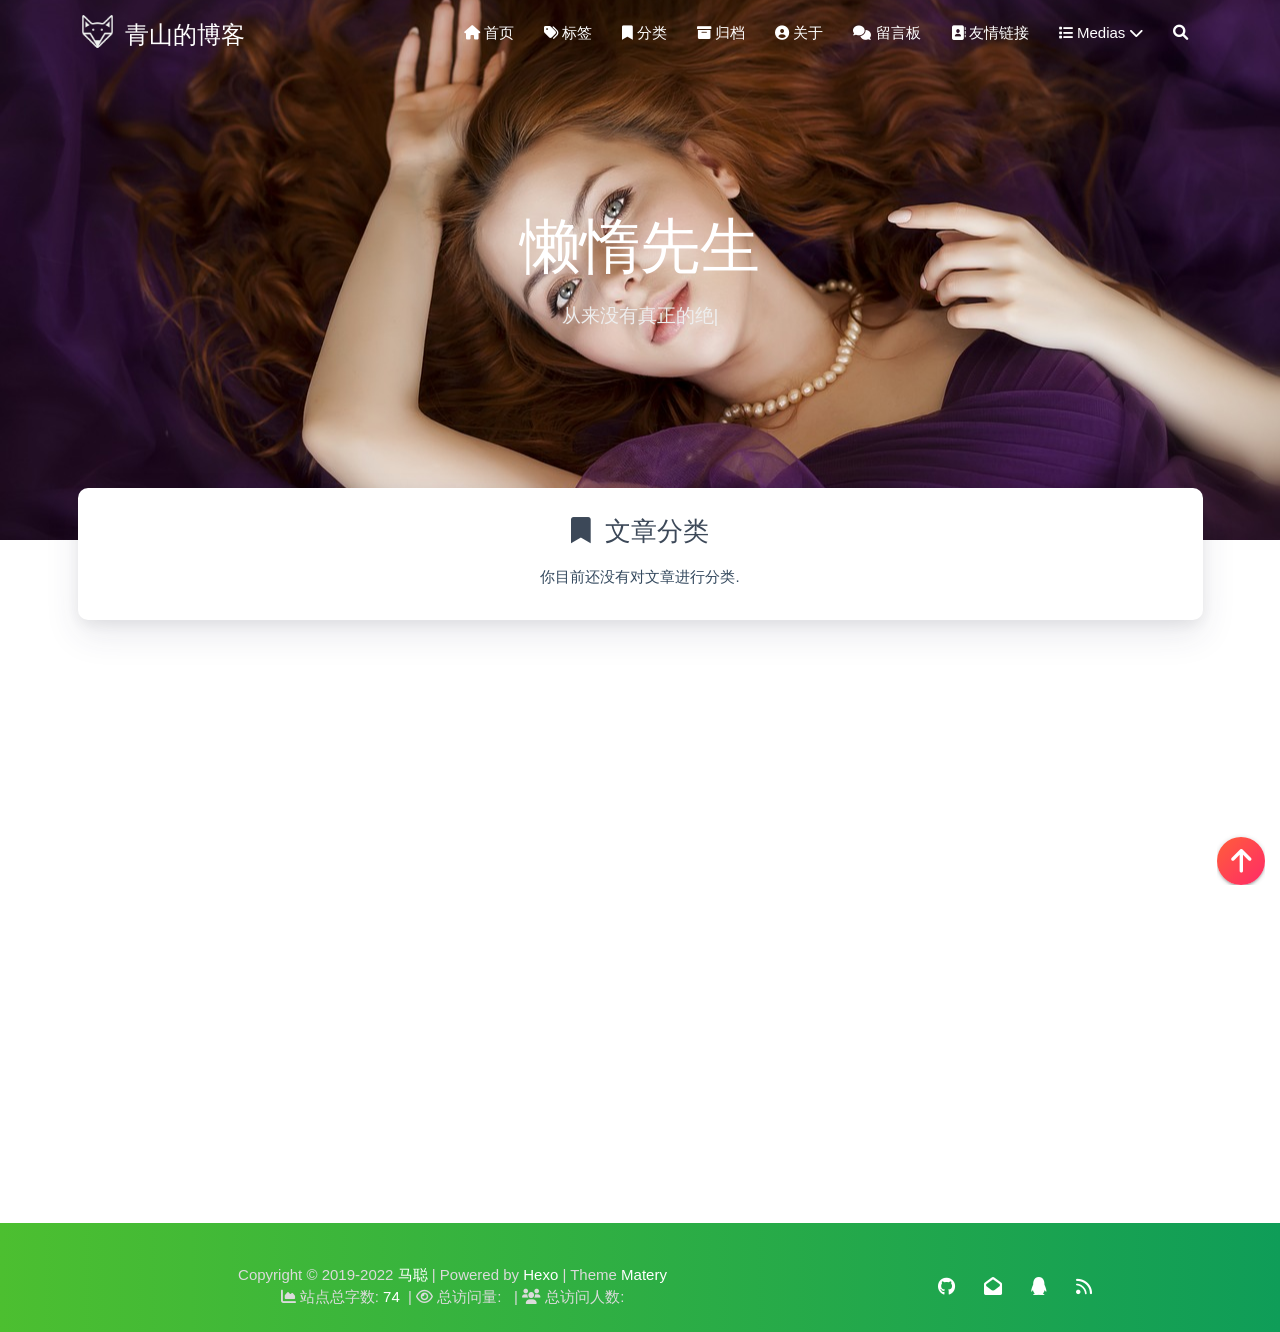
<file: categories/index.html>
<!DOCTYPE HTML>
<html lang="zh-CN">


<head>
    <meta charset="utf-8">
    <meta name="keywords" content="分类, 青山的博客">
    <meta name="description" content="青山的博客">
    <meta http-equiv="X-UA-Compatible" content="IE=edge">
    <meta name="viewport" content="width=device-width, initial-scale=1.0, user-scalable=no">
    <meta name="renderer" content="webkit|ie-stand|ie-comp">
    <meta name="mobile-web-app-capable" content="yes">
    <meta name="format-detection" content="telephone=no">
    <meta name="apple-mobile-web-app-capable" content="yes">
    <meta name="apple-mobile-web-app-status-bar-style" content="black-translucent">
    <meta name="referrer" content="no-referrer-when-downgrade">
    <!-- Global site tag (gtag.js) - Google Analytics -->


    

    <title>分类 | 青山的博客</title>
    <link rel="icon" type="image/png" href="/favicon.png">

    <link rel="stylesheet" type="text/css" href="/libs/awesome/css/all.min.css">
    <link rel="stylesheet" type="text/css" href="/libs/materialize/materialize.min.css">
    <link rel="stylesheet" type="text/css" href="/libs/aos/aos.css">
    <link rel="stylesheet" type="text/css" href="/libs/animate/animate.min.css">
    <link rel="stylesheet" type="text/css" href="/libs/lightGallery/css/lightgallery.min.css">
    <link rel="stylesheet" type="text/css" href="/css/matery.css">
    <link rel="stylesheet" type="text/css" href="/css/my.css">

    <script src="/libs/jquery/jquery-3.6.0.min.js"></script>

<meta name="generator" content="Hexo 6.2.0">
<style>.github-emoji { position: relative; display: inline-block; width: 1.2em; min-height: 1.2em; overflow: hidden; vertical-align: top; color: transparent; }  .github-emoji > span { position: relative; z-index: 10; }  .github-emoji img, .github-emoji .fancybox { margin: 0 !important; padding: 0 !important; border: none !important; outline: none !important; text-decoration: none !important; user-select: none !important; cursor: auto !important; }  .github-emoji img { height: 1.2em !important; width: 1.2em !important; position: absolute !important; left: 50% !important; top: 50% !important; transform: translate(-50%, -50%) !important; user-select: none !important; cursor: auto !important; } .github-emoji-fallback { color: inherit; } .github-emoji-fallback img { opacity: 0 !important; }</style>
<link rel="alternate" href="/atom.xml" title="青山的博客" type="application/atom+xml">
<link rel="stylesheet" href="/css/prism-tomorrow.css" type="text/css"></head>


<body>
    <header class="navbar-fixed">
    <nav id="headNav" class="bg-color nav-transparent">
        <div id="navContainer" class="nav-wrapper container">
            <div class="brand-logo">
                <a href="/" class="waves-effect waves-light">
                    
                    <img src="/medias/logo.png" class="logo-img" alt="LOGO">
                    
                    <span class="logo-span">青山的博客</span>
                </a>
            </div>
            

<a href="#" data-target="mobile-nav" class="sidenav-trigger button-collapse"><i class="fas fa-bars"></i></a>
<ul class="right nav-menu">
  
  <li class="hide-on-med-and-down nav-item">
    
    <a href="/" class="waves-effect waves-light">
      
      <i class="fas fa-home" style="zoom: 0.6;"></i>
      
      <span>首页</span>
    </a>
    
  </li>
  
  <li class="hide-on-med-and-down nav-item">
    
    <a href="/tags" class="waves-effect waves-light">
      
      <i class="fas fa-tags" style="zoom: 0.6;"></i>
      
      <span>标签</span>
    </a>
    
  </li>
  
  <li class="hide-on-med-and-down nav-item">
    
    <a href="/categories" class="waves-effect waves-light">
      
      <i class="fas fa-bookmark" style="zoom: 0.6;"></i>
      
      <span>分类</span>
    </a>
    
  </li>
  
  <li class="hide-on-med-and-down nav-item">
    
    <a href="/archives" class="waves-effect waves-light">
      
      <i class="fas fa-archive" style="zoom: 0.6;"></i>
      
      <span>归档</span>
    </a>
    
  </li>
  
  <li class="hide-on-med-and-down nav-item">
    
    <a href="/about" class="waves-effect waves-light">
      
      <i class="fas fa-user-circle" style="zoom: 0.6;"></i>
      
      <span>关于</span>
    </a>
    
  </li>
  
  <li class="hide-on-med-and-down nav-item">
    
    <a href="/contact" class="waves-effect waves-light">
      
      <i class="fas fa-comments" style="zoom: 0.6;"></i>
      
      <span>留言板</span>
    </a>
    
  </li>
  
  <li class="hide-on-med-and-down nav-item">
    
    <a href="/friends" class="waves-effect waves-light">
      
      <i class="fas fa-address-book" style="zoom: 0.6;"></i>
      
      <span>友情链接</span>
    </a>
    
  </li>
  
  <li class="hide-on-med-and-down nav-item">
    
    <a href="" class="waves-effect waves-light">

      
      <i class="fas fa-list" style="zoom: 0.6;"></i>
      
      <span>Medias</span>
      <i class="fas fa-chevron-down" aria-hidden="true" style="zoom: 0.6;"></i>
    </a>
    <ul class="sub-nav menus_item_child ">
      
      <li>
        <a href="/musics">
          
          <i class="fas fa-music" style="margin-top: -20px; zoom: 0.6;"></i>
          
          <span>Musics</span>
        </a>
      </li>
      
      <li>
        <a href="/movies">
          
          <i class="fas fa-film" style="margin-top: -20px; zoom: 0.6;"></i>
          
          <span>Movies</span>
        </a>
      </li>
      
      <li>
        <a href="/books">
          
          <i class="fas fa-book" style="margin-top: -20px; zoom: 0.6;"></i>
          
          <span>Books</span>
        </a>
      </li>
      
      <li>
        <a href="/galleries">
          
          <i class="fas fa-image" style="margin-top: -20px; zoom: 0.6;"></i>
          
          <span>Galleries</span>
        </a>
      </li>
      
    </ul>
    
  </li>
  
  <li>
    <a href="#searchModal" class="modal-trigger waves-effect waves-light">
      <i id="searchIcon" class="fas fa-search" title="搜索" style="zoom: 0.85;"></i>
    </a>
  </li>
</ul>


<div id="mobile-nav" class="side-nav sidenav">

    <div class="mobile-head bg-color">
        
        <img src="/medias/logo.png" class="logo-img circle responsive-img">
        
        <div class="logo-name">青山的博客</div>
        <div class="logo-desc">
            
            Never really desperate, only the lost of the soul.
            
        </div>
    </div>

    <ul class="menu-list mobile-menu-list">
        
        <li class="m-nav-item">
	  
		<a href="/" class="waves-effect waves-light">
			
			    <i class="fa-fw fas fa-home"></i>
			
			首页
		</a>
          
        </li>
        
        <li class="m-nav-item">
	  
		<a href="/tags" class="waves-effect waves-light">
			
			    <i class="fa-fw fas fa-tags"></i>
			
			标签
		</a>
          
        </li>
        
        <li class="m-nav-item">
	  
		<a href="/categories" class="waves-effect waves-light">
			
			    <i class="fa-fw fas fa-bookmark"></i>
			
			分类
		</a>
          
        </li>
        
        <li class="m-nav-item">
	  
		<a href="/archives" class="waves-effect waves-light">
			
			    <i class="fa-fw fas fa-archive"></i>
			
			归档
		</a>
          
        </li>
        
        <li class="m-nav-item">
	  
		<a href="/about" class="waves-effect waves-light">
			
			    <i class="fa-fw fas fa-user-circle"></i>
			
			关于
		</a>
          
        </li>
        
        <li class="m-nav-item">
	  
		<a href="/contact" class="waves-effect waves-light">
			
			    <i class="fa-fw fas fa-comments"></i>
			
			留言板
		</a>
          
        </li>
        
        <li class="m-nav-item">
	  
		<a href="/friends" class="waves-effect waves-light">
			
			    <i class="fa-fw fas fa-address-book"></i>
			
			友情链接
		</a>
          
        </li>
        
        <li class="m-nav-item">
	  
		<a href="javascript:;">
			
				<i class="fa-fw fas fa-list"></i>
			
			Medias
			<span class="m-icon"><i class="fas fa-chevron-right"></i></span>
		</a>
            <ul  style="background:  ;" >
              
                <li>

                  <a href="/musics " style="margin-left:75px">
				  
				   <i class="fa fas fa-music" style="position: absolute;left:50px" ></i>
			      
		          <span>Musics</span>
                  </a>
                </li>
              
                <li>

                  <a href="/movies " style="margin-left:75px">
				  
				   <i class="fa fas fa-film" style="position: absolute;left:50px" ></i>
			      
		          <span>Movies</span>
                  </a>
                </li>
              
                <li>

                  <a href="/books " style="margin-left:75px">
				  
				   <i class="fa fas fa-book" style="position: absolute;left:50px" ></i>
			      
		          <span>Books</span>
                  </a>
                </li>
              
                <li>

                  <a href="/galleries " style="margin-left:75px">
				  
				   <i class="fa fas fa-image" style="position: absolute;left:50px" ></i>
			      
		          <span>Galleries</span>
                  </a>
                </li>
              
            </ul>
          
        </li>
        
        
        <li><div class="divider"></div></li>
        <li>
            <a href="https://github.com/blinkfox/hexo-theme-matery" class="waves-effect waves-light" target="_blank">
                <i class="fab fa-github-square fa-fw"></i>Fork Me
            </a>
        </li>
        
    </ul>
</div>


        </div>

        
            <style>
    .nav-transparent .github-corner {
        display: none !important;
    }

    .github-corner {
        position: absolute;
        z-index: 10;
        top: 0;
        right: 0;
        border: 0;
        transform: scale(1.1);
    }

    .github-corner svg {
        color: #0f9d58;
        fill: #fff;
        height: 64px;
        width: 64px;
    }

    .github-corner:hover .octo-arm {
        animation: a 0.56s ease-in-out;
    }

    .github-corner .octo-arm {
        animation: none;
    }

    @keyframes a {
        0%,
        to {
            transform: rotate(0);
        }
        20%,
        60% {
            transform: rotate(-25deg);
        }
        40%,
        80% {
            transform: rotate(10deg);
        }
    }
</style>

<a href="https://github.com/blinkfox/hexo-theme-matery" class="github-corner tooltipped hide-on-med-and-down" target="_blank"
   data-tooltip="Fork Me" data-position="left" data-delay="50">
    <svg viewBox="0 0 250 250" aria-hidden="true">
        <path d="M0,0 L115,115 L130,115 L142,142 L250,250 L250,0 Z"></path>
        <path d="M128.3,109.0 C113.8,99.7 119.0,89.6 119.0,89.6 C122.0,82.7 120.5,78.6 120.5,78.6 C119.2,72.0 123.4,76.3 123.4,76.3 C127.3,80.9 125.5,87.3 125.5,87.3 C122.9,97.6 130.6,101.9 134.4,103.2"
              fill="currentColor" style="transform-origin: 130px 106px;" class="octo-arm"></path>
        <path d="M115.0,115.0 C114.9,115.1 118.7,116.5 119.8,115.4 L133.7,101.6 C136.9,99.2 139.9,98.4 142.2,98.6 C133.8,88.0 127.5,74.4 143.8,58.0 C148.5,53.4 154.0,51.2 159.7,51.0 C160.3,49.4 163.2,43.6 171.4,40.1 C171.4,40.1 176.1,42.5 178.8,56.2 C183.1,58.6 187.2,61.8 190.9,65.4 C194.5,69.0 197.7,73.2 200.1,77.6 C213.8,80.2 216.3,84.9 216.3,84.9 C212.7,93.1 206.9,96.0 205.4,96.6 C205.1,102.4 203.0,107.8 198.3,112.5 C181.9,128.9 168.3,122.5 157.7,114.1 C157.9,116.9 156.7,120.9 152.7,124.9 L141.0,136.5 C139.8,137.7 141.6,141.9 141.8,141.8 Z"
              fill="currentColor" class="octo-body"></path>
    </svg>
</a>
        
    </nav>

</header>

    <div class="bg-cover pd-header about-cover">
    <div class="container">
    <div class="row">
    <div class="col s10 offset-s1 m8 offset-m2 l8 offset-l2">
        <div class="brand">
            <div class="title center-align">
                
                懒惰先生
                
            </div>

            <div class="description center-align">
                
                <span id="subtitle"></span>
                <script src="/libs/typed/typed.js"></script>
                <script>
                    var typed = new Typed("#subtitle", {
                        strings: [ 
                            
                                "从来没有真正的绝境, 只有心灵的迷途",
                            
                                "Never really desperate, only the lost of the soul",
                            
                        ],
                        startDelay: 300,
                        typeSpeed: 100,
                        loop: true,
                        backSpeed: 50,
                        showCursor: true
                    });
                </script>
                
            </div>
        </div>
    </div>
</div>


<script>
    // 每天切换 banner 图.  Switch banner image every day.
    var bannerUrl = "/medias/banner/" + new Date().getDay() + '.jpg';
    $('.bg-cover').css('background-image', 'url(' + bannerUrl + ')');
</script>


    </div>
</div>

<main class="content">

    

<div id="category-cloud" class="container chip-container">
    <div class="card">
        <div class="card-content">
            <div class="tag-title center-align">
                <i class="fas fa-bookmark"></i>&nbsp;&nbsp;文章分类
            </div>
            <div class="tag-chips">
                
                你目前还没有对文章进行分类.
                
            </div>
        </div>
    </div>
</div>


    

</main>


    <footer class="page-footer bg-color">
    
        <link rel="stylesheet" href="/libs/aplayer/APlayer.min.css">
<style>
    .aplayer .aplayer-lrc p {
        
        display: none;
        
        font-size: 12px;
        font-weight: 700;
        line-height: 16px !important;
    }

    .aplayer .aplayer-lrc p.aplayer-lrc-current {
        
        display: none;
        
        font-size: 15px;
        color: #42b983;
    }

    
    .aplayer.aplayer-fixed.aplayer-narrow .aplayer-body {
        left: -66px !important;
    }

    .aplayer.aplayer-fixed.aplayer-narrow .aplayer-body:hover {
        left: 0px !important;
    }

    
</style>
<div class="">
    
    <div class="row">
        <meting-js class="col l8 offset-l2 m10 offset-m1 s12"
                   server="netease"
                   type="playlist"
                   id="503838841"
                   fixed='true'
                   autoplay='false'
                   theme='#42b983'
                   loop='all'
                   order='random'
                   preload='auto'
                   volume='0.7'
                   list-folded='true'
        >
        </meting-js>
    </div>
</div>

<script src="/libs/aplayer/APlayer.min.js"></script>
<script src="/libs/aplayer/Meting.min.js"></script>

    

    <div class="container row center-align"
         style="margin-bottom: 0px !important;">
        <div class="col s12 m8 l8 copy-right">
            Copyright&nbsp;&copy;
            
                <span id="year">2019-2022</span>
            
            <a href="/about" target="_blank">马聪</a>
            |&nbsp;Powered by&nbsp;<a href="https://hexo.io/" target="_blank">Hexo</a>
            |&nbsp;Theme&nbsp;<a href="https://github.com/blinkfox/hexo-theme-matery" target="_blank">Matery</a>
            <br>
            
                &nbsp;<i class="fas fa-chart-area"></i>&nbsp;站点总字数:&nbsp;<span
                        class="white-color">74</span>
            
            
            
                
            
            
                <span id="busuanzi_container_site_pv">
                &nbsp;|&nbsp;<i class="far fa-eye"></i>&nbsp;总访问量:&nbsp;
                    <span id="busuanzi_value_site_pv" class="white-color"></span>
            </span>
            
            
                <span id="busuanzi_container_site_uv">
                &nbsp;|&nbsp;<i class="fas fa-users"></i>&nbsp;总访问人数:&nbsp;
                    <span id="busuanzi_value_site_uv" class="white-color"></span>
            </span>
            
            <br>

            <!-- 运行天数提醒. -->
            
            <br>
            
        </div>
        <div class="col s12 m4 l4 social-link social-statis">
    <a href="https://github.com/blinkfox" class="tooltipped" target="_blank" data-tooltip="访问我的GitHub" data-position="top" data-delay="50">
        <i class="fab fa-github"></i>
    </a>



    <a href="mailto:1181062873@qq.com" class="tooltipped" target="_blank" data-tooltip="邮件联系我" data-position="top" data-delay="50">
        <i class="fas fa-envelope-open"></i>
    </a>







    <a href="tencent://AddContact/?fromId=50&fromSubId=1&subcmd=all&uin=1181062873" class="tooltipped" target="_blank" data-tooltip="QQ联系我: 1181062873" data-position="top" data-delay="50">
        <i class="fab fa-qq"></i>
    </a>







    <a href="/atom.xml" class="tooltipped" target="_blank" data-tooltip="RSS 订阅" data-position="top" data-delay="50">
        <i class="fas fa-rss"></i>
    </a>

</div>
    </div>
</footer>

<div class="progress-bar"></div>


    <!-- 搜索遮罩框 -->
<div id="searchModal" class="modal">
    <div class="modal-content">
        <div class="search-header">
            <span class="title"><i class="fas fa-search"></i>&nbsp;&nbsp;搜索</span>
            <input type="search" id="searchInput" name="s" placeholder="请输入搜索的关键字"
                   class="search-input">
        </div>
        <div id="searchResult"></div>
    </div>
</div>

<script type="text/javascript">
$(function () {
    var searchFunc = function (path, search_id, content_id) {
        'use strict';
        $.ajax({
            url: path,
            dataType: "xml",
            success: function (xmlResponse) {
                // get the contents from search data
                var datas = $("entry", xmlResponse).map(function () {
                    return {
                        title: $("title", this).text(),
                        content: $("content", this).text(),
                        url: $("url", this).text()
                    };
                }).get();
                var $input = document.getElementById(search_id);
                var $resultContent = document.getElementById(content_id);
                $input.addEventListener('input', function () {
                    var str = '<ul class=\"search-result-list\">';
                    var keywords = this.value.trim().toLowerCase().split(/[\s\-]+/);
                    $resultContent.innerHTML = "";
                    if (this.value.trim().length <= 0) {
                        return;
                    }
                    // perform local searching
                    datas.forEach(function (data) {
                        var isMatch = true;
                        var data_title = data.title.trim().toLowerCase();
                        var data_content = data.content.trim().replace(/<[^>]+>/g, "").toLowerCase();
                        var data_url = data.url;
                        data_url = data_url.indexOf('/') === 0 ? data.url : '/' + data_url;
                        var index_title = -1;
                        var index_content = -1;
                        var first_occur = -1;
                        // only match artiles with not empty titles and contents
                        if (data_title !== '' && data_content !== '') {
                            keywords.forEach(function (keyword, i) {
                                index_title = data_title.indexOf(keyword);
                                index_content = data_content.indexOf(keyword);
                                if (index_title < 0 && index_content < 0) {
                                    isMatch = false;
                                } else {
                                    if (index_content < 0) {
                                        index_content = 0;
                                    }
                                    if (i === 0) {
                                        first_occur = index_content;
                                    }
                                }
                            });
                        }
                        // show search results
                        if (isMatch) {
                            str += "<li><a href='" + data_url + "' class='search-result-title'>" + data_title + "</a>";
                            var content = data.content.trim().replace(/<[^>]+>/g, "");
                            if (first_occur >= 0) {
                                // cut out 100 characters
                                var start = first_occur - 20;
                                var end = first_occur + 80;
                                if (start < 0) {
                                    start = 0;
                                }
                                if (start === 0) {
                                    end = 100;
                                }
                                if (end > content.length) {
                                    end = content.length;
                                }
                                var match_content = content.substr(start, end);
                                // highlight all keywords
                                keywords.forEach(function (keyword) {
                                    var regS = new RegExp(keyword, "gi");
                                    match_content = match_content.replace(regS, "<em class=\"search-keyword\">" + keyword + "</em>");
                                });

                                str += "<p class=\"search-result\">" + match_content + "...</p>"
                            }
                            str += "</li>";
                        }
                    });
                    str += "</ul>";
                    $resultContent.innerHTML = str;
                });
            }
        });
    };

    searchFunc('/search.xml', 'searchInput', 'searchResult');
});
</script>

    <!-- 回到顶部按钮 -->
<div id="backTop" class="top-scroll">
    <a class="btn-floating btn-large waves-effect waves-light" href="#!">
        <i class="fas fa-arrow-up"></i>
    </a>
</div>


    <script src="/libs/materialize/materialize.min.js"></script>
    <script src="/libs/masonry/masonry.pkgd.min.js"></script>
    <script src="/libs/aos/aos.js"></script>
    <script src="/libs/scrollprogress/scrollProgress.min.js"></script>
    <script src="/libs/lightGallery/js/lightgallery-all.min.js"></script>
    <script src="/js/matery.js"></script>

    

    

    <!-- 雪花特效 -->
    

    <!-- 鼠标星星特效 -->
    

     
        <script src="https://ssl.captcha.qq.com/TCaptcha.js"></script>
        <script src="/libs/others/TencentCaptcha.js"></script>
        <button id="TencentCaptcha" data-appid="xxxxxxxxxx" data-cbfn="callback" type="button" hidden></button>
    

    <!-- Baidu Analytics -->

    <!-- Baidu Push -->

<script>
    (function () {
        var bp = document.createElement('script');
        var curProtocol = window.location.protocol.split(':')[0];
        if (curProtocol === 'https') {
            bp.src = 'https://zz.bdstatic.com/linksubmit/push.js';
        } else {
            bp.src = 'http://push.zhanzhang.baidu.com/push.js';
        }
        var s = document.getElementsByTagName("script")[0];
        s.parentNode.insertBefore(bp, s);
    })();
</script>

    
    <script src="/libs/others/clicklove.js" async="async"></script>
    
    
    <script async src="/libs/others/busuanzi.pure.mini.js"></script>
    

    

    

    <!--腾讯兔小巢-->
    
    

    

    

    
    <script src="/libs/instantpage/instantpage.js" type="module"></script>
    

</body>

</html>
</file>
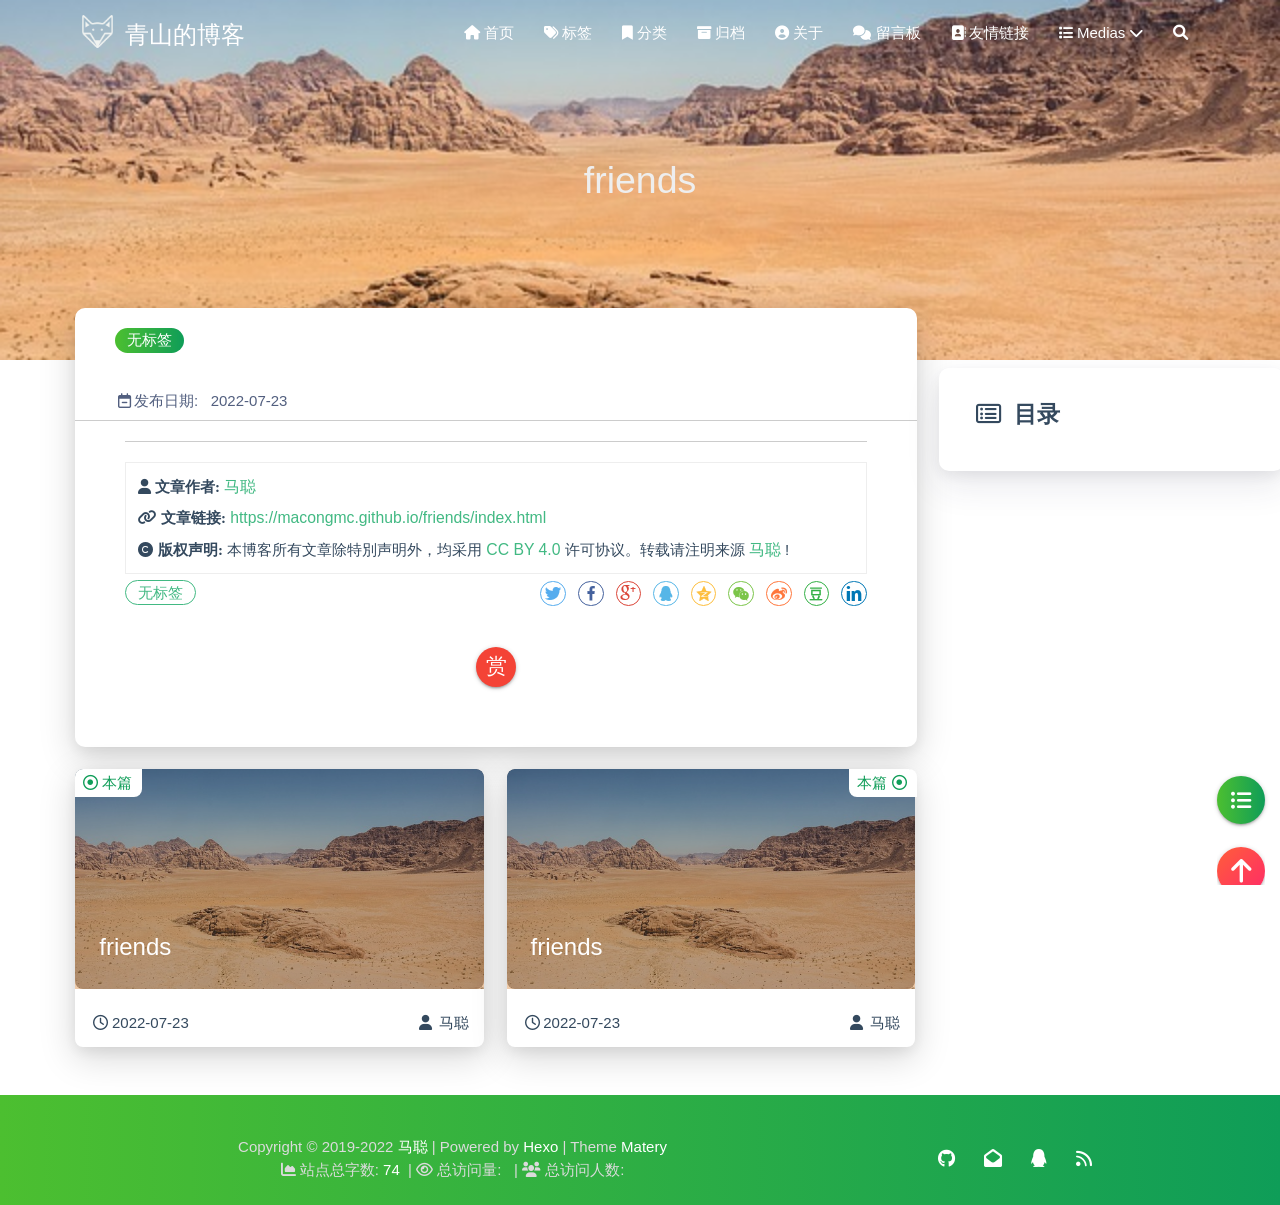
<file: friends/index.html>
<!DOCTYPE HTML>
<html lang="zh-CN">


<head>
    <meta charset="utf-8">
    <meta name="keywords" content="friends, 青山的博客">
    <meta name="description" content="青山的博客">
    <meta http-equiv="X-UA-Compatible" content="IE=edge">
    <meta name="viewport" content="width=device-width, initial-scale=1.0, user-scalable=no">
    <meta name="renderer" content="webkit|ie-stand|ie-comp">
    <meta name="mobile-web-app-capable" content="yes">
    <meta name="format-detection" content="telephone=no">
    <meta name="apple-mobile-web-app-capable" content="yes">
    <meta name="apple-mobile-web-app-status-bar-style" content="black-translucent">
    <meta name="referrer" content="no-referrer-when-downgrade">
    <!-- Global site tag (gtag.js) - Google Analytics -->


    

    <title>friends | 青山的博客</title>
    <link rel="icon" type="image/png" href="/favicon.png">

    <link rel="stylesheet" type="text/css" href="/libs/awesome/css/all.min.css">
    <link rel="stylesheet" type="text/css" href="/libs/materialize/materialize.min.css">
    <link rel="stylesheet" type="text/css" href="/libs/aos/aos.css">
    <link rel="stylesheet" type="text/css" href="/libs/animate/animate.min.css">
    <link rel="stylesheet" type="text/css" href="/libs/lightGallery/css/lightgallery.min.css">
    <link rel="stylesheet" type="text/css" href="/css/matery.css">
    <link rel="stylesheet" type="text/css" href="/css/my.css">

    <script src="/libs/jquery/jquery-3.6.0.min.js"></script>

<meta name="generator" content="Hexo 6.2.0">
<style>.github-emoji { position: relative; display: inline-block; width: 1.2em; min-height: 1.2em; overflow: hidden; vertical-align: top; color: transparent; }  .github-emoji > span { position: relative; z-index: 10; }  .github-emoji img, .github-emoji .fancybox { margin: 0 !important; padding: 0 !important; border: none !important; outline: none !important; text-decoration: none !important; user-select: none !important; cursor: auto !important; }  .github-emoji img { height: 1.2em !important; width: 1.2em !important; position: absolute !important; left: 50% !important; top: 50% !important; transform: translate(-50%, -50%) !important; user-select: none !important; cursor: auto !important; } .github-emoji-fallback { color: inherit; } .github-emoji-fallback img { opacity: 0 !important; }</style>
<link rel="alternate" href="/atom.xml" title="青山的博客" type="application/atom+xml">
<link rel="stylesheet" href="/css/prism-tomorrow.css" type="text/css"></head>


<body>
    <header class="navbar-fixed">
    <nav id="headNav" class="bg-color nav-transparent">
        <div id="navContainer" class="nav-wrapper container">
            <div class="brand-logo">
                <a href="/" class="waves-effect waves-light">
                    
                    <img src="/medias/logo.png" class="logo-img" alt="LOGO">
                    
                    <span class="logo-span">青山的博客</span>
                </a>
            </div>
            

<a href="#" data-target="mobile-nav" class="sidenav-trigger button-collapse"><i class="fas fa-bars"></i></a>
<ul class="right nav-menu">
  
  <li class="hide-on-med-and-down nav-item">
    
    <a href="/" class="waves-effect waves-light">
      
      <i class="fas fa-home" style="zoom: 0.6;"></i>
      
      <span>首页</span>
    </a>
    
  </li>
  
  <li class="hide-on-med-and-down nav-item">
    
    <a href="/tags" class="waves-effect waves-light">
      
      <i class="fas fa-tags" style="zoom: 0.6;"></i>
      
      <span>标签</span>
    </a>
    
  </li>
  
  <li class="hide-on-med-and-down nav-item">
    
    <a href="/categories" class="waves-effect waves-light">
      
      <i class="fas fa-bookmark" style="zoom: 0.6;"></i>
      
      <span>分类</span>
    </a>
    
  </li>
  
  <li class="hide-on-med-and-down nav-item">
    
    <a href="/archives" class="waves-effect waves-light">
      
      <i class="fas fa-archive" style="zoom: 0.6;"></i>
      
      <span>归档</span>
    </a>
    
  </li>
  
  <li class="hide-on-med-and-down nav-item">
    
    <a href="/about" class="waves-effect waves-light">
      
      <i class="fas fa-user-circle" style="zoom: 0.6;"></i>
      
      <span>关于</span>
    </a>
    
  </li>
  
  <li class="hide-on-med-and-down nav-item">
    
    <a href="/contact" class="waves-effect waves-light">
      
      <i class="fas fa-comments" style="zoom: 0.6;"></i>
      
      <span>留言板</span>
    </a>
    
  </li>
  
  <li class="hide-on-med-and-down nav-item">
    
    <a href="/friends" class="waves-effect waves-light">
      
      <i class="fas fa-address-book" style="zoom: 0.6;"></i>
      
      <span>友情链接</span>
    </a>
    
  </li>
  
  <li class="hide-on-med-and-down nav-item">
    
    <a href="" class="waves-effect waves-light">

      
      <i class="fas fa-list" style="zoom: 0.6;"></i>
      
      <span>Medias</span>
      <i class="fas fa-chevron-down" aria-hidden="true" style="zoom: 0.6;"></i>
    </a>
    <ul class="sub-nav menus_item_child ">
      
      <li>
        <a href="/musics">
          
          <i class="fas fa-music" style="margin-top: -20px; zoom: 0.6;"></i>
          
          <span>Musics</span>
        </a>
      </li>
      
      <li>
        <a href="/movies">
          
          <i class="fas fa-film" style="margin-top: -20px; zoom: 0.6;"></i>
          
          <span>Movies</span>
        </a>
      </li>
      
      <li>
        <a href="/books">
          
          <i class="fas fa-book" style="margin-top: -20px; zoom: 0.6;"></i>
          
          <span>Books</span>
        </a>
      </li>
      
      <li>
        <a href="/galleries">
          
          <i class="fas fa-image" style="margin-top: -20px; zoom: 0.6;"></i>
          
          <span>Galleries</span>
        </a>
      </li>
      
    </ul>
    
  </li>
  
  <li>
    <a href="#searchModal" class="modal-trigger waves-effect waves-light">
      <i id="searchIcon" class="fas fa-search" title="搜索" style="zoom: 0.85;"></i>
    </a>
  </li>
</ul>


<div id="mobile-nav" class="side-nav sidenav">

    <div class="mobile-head bg-color">
        
        <img src="/medias/logo.png" class="logo-img circle responsive-img">
        
        <div class="logo-name">青山的博客</div>
        <div class="logo-desc">
            
            Never really desperate, only the lost of the soul.
            
        </div>
    </div>

    <ul class="menu-list mobile-menu-list">
        
        <li class="m-nav-item">
	  
		<a href="/" class="waves-effect waves-light">
			
			    <i class="fa-fw fas fa-home"></i>
			
			首页
		</a>
          
        </li>
        
        <li class="m-nav-item">
	  
		<a href="/tags" class="waves-effect waves-light">
			
			    <i class="fa-fw fas fa-tags"></i>
			
			标签
		</a>
          
        </li>
        
        <li class="m-nav-item">
	  
		<a href="/categories" class="waves-effect waves-light">
			
			    <i class="fa-fw fas fa-bookmark"></i>
			
			分类
		</a>
          
        </li>
        
        <li class="m-nav-item">
	  
		<a href="/archives" class="waves-effect waves-light">
			
			    <i class="fa-fw fas fa-archive"></i>
			
			归档
		</a>
          
        </li>
        
        <li class="m-nav-item">
	  
		<a href="/about" class="waves-effect waves-light">
			
			    <i class="fa-fw fas fa-user-circle"></i>
			
			关于
		</a>
          
        </li>
        
        <li class="m-nav-item">
	  
		<a href="/contact" class="waves-effect waves-light">
			
			    <i class="fa-fw fas fa-comments"></i>
			
			留言板
		</a>
          
        </li>
        
        <li class="m-nav-item">
	  
		<a href="/friends" class="waves-effect waves-light">
			
			    <i class="fa-fw fas fa-address-book"></i>
			
			友情链接
		</a>
          
        </li>
        
        <li class="m-nav-item">
	  
		<a href="javascript:;">
			
				<i class="fa-fw fas fa-list"></i>
			
			Medias
			<span class="m-icon"><i class="fas fa-chevron-right"></i></span>
		</a>
            <ul  style="background:  ;" >
              
                <li>

                  <a href="/musics " style="margin-left:75px">
				  
				   <i class="fa fas fa-music" style="position: absolute;left:50px" ></i>
			      
		          <span>Musics</span>
                  </a>
                </li>
              
                <li>

                  <a href="/movies " style="margin-left:75px">
				  
				   <i class="fa fas fa-film" style="position: absolute;left:50px" ></i>
			      
		          <span>Movies</span>
                  </a>
                </li>
              
                <li>

                  <a href="/books " style="margin-left:75px">
				  
				   <i class="fa fas fa-book" style="position: absolute;left:50px" ></i>
			      
		          <span>Books</span>
                  </a>
                </li>
              
                <li>

                  <a href="/galleries " style="margin-left:75px">
				  
				   <i class="fa fas fa-image" style="position: absolute;left:50px" ></i>
			      
		          <span>Galleries</span>
                  </a>
                </li>
              
            </ul>
          
        </li>
        
        
        <li><div class="divider"></div></li>
        <li>
            <a href="https://github.com/blinkfox/hexo-theme-matery" class="waves-effect waves-light" target="_blank">
                <i class="fab fa-github-square fa-fw"></i>Fork Me
            </a>
        </li>
        
    </ul>
</div>


        </div>

        
            <style>
    .nav-transparent .github-corner {
        display: none !important;
    }

    .github-corner {
        position: absolute;
        z-index: 10;
        top: 0;
        right: 0;
        border: 0;
        transform: scale(1.1);
    }

    .github-corner svg {
        color: #0f9d58;
        fill: #fff;
        height: 64px;
        width: 64px;
    }

    .github-corner:hover .octo-arm {
        animation: a 0.56s ease-in-out;
    }

    .github-corner .octo-arm {
        animation: none;
    }

    @keyframes a {
        0%,
        to {
            transform: rotate(0);
        }
        20%,
        60% {
            transform: rotate(-25deg);
        }
        40%,
        80% {
            transform: rotate(10deg);
        }
    }
</style>

<a href="https://github.com/blinkfox/hexo-theme-matery" class="github-corner tooltipped hide-on-med-and-down" target="_blank"
   data-tooltip="Fork Me" data-position="left" data-delay="50">
    <svg viewBox="0 0 250 250" aria-hidden="true">
        <path d="M0,0 L115,115 L130,115 L142,142 L250,250 L250,0 Z"></path>
        <path d="M128.3,109.0 C113.8,99.7 119.0,89.6 119.0,89.6 C122.0,82.7 120.5,78.6 120.5,78.6 C119.2,72.0 123.4,76.3 123.4,76.3 C127.3,80.9 125.5,87.3 125.5,87.3 C122.9,97.6 130.6,101.9 134.4,103.2"
              fill="currentColor" style="transform-origin: 130px 106px;" class="octo-arm"></path>
        <path d="M115.0,115.0 C114.9,115.1 118.7,116.5 119.8,115.4 L133.7,101.6 C136.9,99.2 139.9,98.4 142.2,98.6 C133.8,88.0 127.5,74.4 143.8,58.0 C148.5,53.4 154.0,51.2 159.7,51.0 C160.3,49.4 163.2,43.6 171.4,40.1 C171.4,40.1 176.1,42.5 178.8,56.2 C183.1,58.6 187.2,61.8 190.9,65.4 C194.5,69.0 197.7,73.2 200.1,77.6 C213.8,80.2 216.3,84.9 216.3,84.9 C212.7,93.1 206.9,96.0 205.4,96.6 C205.1,102.4 203.0,107.8 198.3,112.5 C181.9,128.9 168.3,122.5 157.7,114.1 C157.9,116.9 156.7,120.9 152.7,124.9 L141.0,136.5 C139.8,137.7 141.6,141.9 141.8,141.8 Z"
              fill="currentColor" class="octo-body"></path>
    </svg>
</a>
        
    </nav>

</header>

    



<div class="bg-cover pd-header post-cover" style="background-image: url('/medias/featureimages/19.jpg')">
    <div class="container" style="right: 0px;left: 0px;">
        <div class="row">
            <div class="col s12 m12 l12">
                <div class="brand">
                    <h1 class="description center-align post-title">friends</h1>
                </div>
            </div>
        </div>
    </div>
</div>




<main class="post-container content">

    
    <link rel="stylesheet" href="/libs/tocbot/tocbot.css">
<style>
    #articleContent h1::before,
    #articleContent h2::before,
    #articleContent h3::before,
    #articleContent h4::before,
    #articleContent h5::before,
    #articleContent h6::before {
        display: block;
        content: " ";
        height: 100px;
        margin-top: -100px;
        visibility: hidden;
    }

    #articleContent :focus {
        outline: none;
    }

    .toc-fixed {
        position: fixed;
        top: 64px;
    }

    .toc-widget {
        width: 345px;
        padding-left: 20px;
    }

    .toc-widget .toc-title {
        padding: 35px 0 15px 17px;
        font-size: 1.5rem;
        font-weight: bold;
        line-height: 1.5rem;
    }

    .toc-widget ol {
        padding: 0;
        list-style: none;
    }

    #toc-content {
        padding-bottom: 30px;
        overflow: auto;
    }

    #toc-content ol {
        padding-left: 10px;
    }

    #toc-content ol li {
        padding-left: 10px;
    }

    #toc-content .toc-link:hover {
        color: #42b983;
        font-weight: 700;
        text-decoration: underline;
    }

    #toc-content .toc-link::before {
        background-color: transparent;
        max-height: 25px;

        position: absolute;
        right: 23.5vw;
        display: block;
    }

    #toc-content .is-active-link {
        color: #42b983;
    }

    #floating-toc-btn {
        position: fixed;
        right: 15px;
        bottom: 76px;
        padding-top: 15px;
        margin-bottom: 0;
        z-index: 998;
    }

    #floating-toc-btn .btn-floating {
        width: 48px;
        height: 48px;
    }

    #floating-toc-btn .btn-floating i {
        line-height: 48px;
        font-size: 1.4rem;
    }
</style>
<div class="row">
    <div id="main-content" class="col s12 m12 l9">
        <!-- 文章内容详情 -->
<div id="artDetail">
    <div class="card">
        <div class="card-content article-info">
            <div class="row tag-cate">
                <div class="col s7">
                    
                          <div class="article-tag">
                            <span class="chip bg-color">无标签</span>
                          </div>
                    
                </div>
                <div class="col s5 right-align">
                    
                </div>
            </div>

            <div class="post-info">
                
                <div class="post-date info-break-policy">
                    <i class="far fa-calendar-minus fa-fw"></i>发布日期:&nbsp;&nbsp;
                    2022-07-23
                </div>
                

                

                

                

                
            </div>
        </div>
        <hr class="clearfix">

        
        <!-- 是否加载使用自带的 prismjs. -->
        <link rel="stylesheet" href="/libs/prism/prism.min.css">
        

        

        <div class="card-content article-card-content">
            <div id="articleContent">
                
                
            </div>
            <hr/>

            

    <div class="reprint" id="reprint-statement">
        
            <div class="reprint__author">
                <span class="reprint-meta" style="font-weight: bold;">
                    <i class="fas fa-user">
                        文章作者:
                    </i>
                </span>
                <span class="reprint-info">
                    <a href="/about" rel="external nofollow noreferrer">马聪</a>
                </span>
            </div>
            <div class="reprint__type">
                <span class="reprint-meta" style="font-weight: bold;">
                    <i class="fas fa-link">
                        文章链接:
                    </i>
                </span>
                <span class="reprint-info">
                    <a href="https://macongmc.github.io/friends/index.html">https://macongmc.github.io/friends/index.html</a>
                </span>
            </div>
            <div class="reprint__notice">
                <span class="reprint-meta" style="font-weight: bold;">
                    <i class="fas fa-copyright">
                        版权声明:
                    </i>
                </span>
                <span class="reprint-info">
                    本博客所有文章除特別声明外，均采用
                    <a href="https://creativecommons.org/licenses/by/4.0/deed.zh" rel="external nofollow noreferrer" target="_blank">CC BY 4.0</a>
                    许可协议。转载请注明来源
                    <a href="/about" target="_blank">马聪</a>
                    !
                </span>
            </div>
        
    </div>

    <script async defer>
      document.addEventListener("copy", function (e) {
        let toastHTML = '<span>复制成功，请遵循本文的转载规则</span><button class="btn-flat toast-action" onclick="navToReprintStatement()" style="font-size: smaller">查看</a>';
        M.toast({html: toastHTML})
      });

      function navToReprintStatement() {
        $("html, body").animate({scrollTop: $("#reprint-statement").offset().top - 80}, 800);
      }
    </script>



            <div class="tag_share" style="display: block;">
                <div class="post-meta__tag-list" style="display: inline-block;">
                    
                        <div class="article-tag">
                            <span class="chip bg-color">无标签</span>
                        </div>
                    
                </div>
                <div class="post_share" style="zoom: 80%; width: fit-content; display: inline-block; float: right; margin: -0.15rem 0;">
                    <link rel="stylesheet" type="text/css" href="/libs/share/css/share.min.css">
<div id="article-share">

    
    <div class="social-share" data-sites="twitter,facebook,google,qq,qzone,wechat,weibo,douban,linkedin" data-wechat-qrcode-helper="<p>微信扫一扫即可分享！</p>"></div>
    <script src="/libs/share/js/social-share.min.js"></script>
    

    

</div>

                </div>
            </div>
            
                <style>
    #reward {
        margin: 40px 0;
        text-align: center;
    }

    #reward .reward-link {
        font-size: 1.4rem;
        line-height: 38px;
    }

    #reward .btn-floating:hover {
        box-shadow: 0 6px 12px rgba(0, 0, 0, 0.2), 0 5px 15px rgba(0, 0, 0, 0.2);
    }

    #rewardModal {
        width: 320px;
        height: 350px;
    }

    #rewardModal .reward-title {
        margin: 15px auto;
        padding-bottom: 5px;
    }

    #rewardModal .modal-content {
        padding: 10px;
    }

    #rewardModal .close {
        position: absolute;
        right: 15px;
        top: 15px;
        color: rgba(0, 0, 0, 0.5);
        font-size: 1.3rem;
        line-height: 20px;
        cursor: pointer;
    }

    #rewardModal .close:hover {
        color: #ef5350;
        transform: scale(1.3);
        -moz-transform:scale(1.3);
        -webkit-transform:scale(1.3);
        -o-transform:scale(1.3);
    }

    #rewardModal .reward-tabs {
        margin: 0 auto;
        width: 210px;
    }

    .reward-tabs .tabs {
        height: 38px;
        margin: 10px auto;
        padding-left: 0;
    }

    .reward-content ul {
        padding-left: 0 !important;
    }

    .reward-tabs .tabs .tab {
        height: 38px;
        line-height: 38px;
    }

    .reward-tabs .tab a {
        color: #fff;
        background-color: #ccc;
    }

    .reward-tabs .tab a:hover {
        background-color: #ccc;
        color: #fff;
    }

    .reward-tabs .wechat-tab .active {
        color: #fff !important;
        background-color: #22AB38 !important;
    }

    .reward-tabs .alipay-tab .active {
        color: #fff !important;
        background-color: #019FE8 !important;
    }

    .reward-tabs .reward-img {
        width: 210px;
        height: 210px;
    }
</style>

<div id="reward">
    <a href="#rewardModal" class="reward-link modal-trigger btn-floating btn-medium waves-effect waves-light red">赏</a>

    <!-- Modal Structure -->
    <div id="rewardModal" class="modal">
        <div class="modal-content">
            <a class="close modal-close"><i class="fas fa-times"></i></a>
            <h4 class="reward-title">你的赏识是我前进的动力</h4>
            <div class="reward-content">
                <div class="reward-tabs">
                    <ul class="tabs row">
                        <li class="tab col s6 alipay-tab waves-effect waves-light"><a href="#alipay">支付宝</a></li>
                        <li class="tab col s6 wechat-tab waves-effect waves-light"><a href="#wechat">微 信</a></li>
                    </ul>
                    <div id="alipay">
                        <img src="/medias/reward/alipay.jpg" class="reward-img" alt="支付宝打赏二维码">
                    </div>
                    <div id="wechat">
                        <img src="/medias/reward/wechat.png" class="reward-img" alt="微信打赏二维码">
                    </div>
                </div>
            </div>
        </div>
    </div>
</div>

<script>
    $(function () {
        $('.tabs').tabs();
    });
</script>

            
        </div>
    </div>

    

    

    

    

    

    

    

    

    

    

<article id="prenext-posts" class="prev-next articles">
    <div class="row article-row">
        
        <div class="article col s12 m6" data-aos="fade-up" data-aos="fade-up">
            <div class="article-badge left-badge text-color">
                <i class="far fa-dot-circle"></i>&nbsp;本篇
            </div>
            <div class="card">
                <a href="/friends/index.html">
                    <div class="card-image">
                        
                        
                        <img src="/medias/featureimages/19.jpg" class="responsive-img" alt="friends">
                        
                        <span class="card-title">friends</span>
                    </div>
                </a>
                <div class="card-content article-content">
                    <div class="summary block-with-text">
                        
                            
                        
                    </div>
                    <div class="publish-info">
                            <span class="publish-date">
                                <i class="far fa-clock fa-fw icon-date"></i>2022-07-23
                            </span>
                        <span class="publish-author">
                            
                            <i class="fas fa-user fa-fw"></i>
                            马聪
                            
                        </span>
                    </div>
                </div>

                
            </div>
        </div>
        
        
        <div class="article col s12 m6" data-aos="fade-up">
            <div class="article-badge right-badge text-color">
                本篇&nbsp;<i class="far fa-dot-circle"></i>
            </div>
            <div class="card">
                <a href="/friends/index.html">
                    <div class="card-image">
                        
                        
                        <img src="/medias/featureimages/19.jpg" class="responsive-img" alt="friends">
                        
                        <span class="card-title">friends</span>
                    </div>
                </a>
                <div class="card-content article-content">
                    <div class="summary block-with-text">
                        
                            
                        
                    </div>
                    <div class="publish-info">
                            <span class="publish-date">
                                <i class="far fa-clock fa-fw icon-date"></i>2022-07-23
                            </span>
                        <span class="publish-author">
                            
                            <i class="fas fa-user fa-fw"></i>
                            马聪
                            
                        </span>
                    </div>
                </div>

                
            </div>
        </div>
        
    </div>
</article>

</div>



<!-- 代码块功能依赖 -->
<script type="text/javascript" src="/libs/codeBlock/codeBlockFuction.js"></script>


  <!-- 是否加载使用自带的 prismjs. -->
  <script type="text/javascript" src="/libs/prism/prism.min.js"></script>


<!-- 代码语言 -->

<script type="text/javascript" src="/libs/codeBlock/codeLang.js"></script>


<!-- 代码块复制 -->

<script type="text/javascript" src="/libs/codeBlock/codeCopy.js"></script>


<!-- 代码块收缩 -->

<script type="text/javascript" src="/libs/codeBlock/codeShrink.js"></script>



    </div>
    <div id="toc-aside" class="expanded col l3 hide-on-med-and-down">
        <div class="toc-widget card" style="background-color: white;">
            <div class="toc-title"><i class="far fa-list-alt"></i>&nbsp;&nbsp;目录</div>
            <div id="toc-content"></div>
        </div>
    </div>
</div>

<!-- TOC 悬浮按钮. -->

<div id="floating-toc-btn" class="hide-on-med-and-down">
    <a class="btn-floating btn-large bg-color">
        <i class="fas fa-list-ul"></i>
    </a>
</div>


<script src="/libs/tocbot/tocbot.min.js"></script>
<script>
    $(function () {
        tocbot.init({
            tocSelector: '#toc-content',
            contentSelector: '#articleContent',
            headingsOffset: -($(window).height() * 0.4 - 45),
            collapseDepth: Number('0'),
            headingSelector: 'h2, h3, h4'
        });

        // Set scroll toc fixed.
        let tocHeight = parseInt($(window).height() * 0.4 - 64);
        let $tocWidget = $('.toc-widget');
        $(window).scroll(function () {
            let scroll = $(window).scrollTop();
            /* add post toc fixed. */
            if (scroll > tocHeight) {
                $tocWidget.addClass('toc-fixed');
            } else {
                $tocWidget.removeClass('toc-fixed');
            }
        });

        
        /* 修复文章卡片 div 的宽度. */
        let fixPostCardWidth = function (srcId, targetId) {
            let srcDiv = $('#' + srcId);
            if (srcDiv.length === 0) {
                return;
            }

            let w = srcDiv.width();
            if (w >= 450) {
                w = w + 21;
            } else if (w >= 350 && w < 450) {
                w = w + 18;
            } else if (w >= 300 && w < 350) {
                w = w + 16;
            } else {
                w = w + 14;
            }
            $('#' + targetId).width(w);
        };

        // 切换TOC目录展开收缩的相关操作.
        const expandedClass = 'expanded';
        let $tocAside = $('#toc-aside');
        let $mainContent = $('#main-content');
        $('#floating-toc-btn .btn-floating').click(function () {
            if ($tocAside.hasClass(expandedClass)) {
                $tocAside.removeClass(expandedClass).hide();
                $mainContent.removeClass('l9');
            } else {
                $tocAside.addClass(expandedClass).show();
                $mainContent.addClass('l9');
            }
            fixPostCardWidth('artDetail', 'prenext-posts');
        });
        
    });
</script>

    

</main>




    <footer class="page-footer bg-color">
    
        <link rel="stylesheet" href="/libs/aplayer/APlayer.min.css">
<style>
    .aplayer .aplayer-lrc p {
        
        display: none;
        
        font-size: 12px;
        font-weight: 700;
        line-height: 16px !important;
    }

    .aplayer .aplayer-lrc p.aplayer-lrc-current {
        
        display: none;
        
        font-size: 15px;
        color: #42b983;
    }

    
    .aplayer.aplayer-fixed.aplayer-narrow .aplayer-body {
        left: -66px !important;
    }

    .aplayer.aplayer-fixed.aplayer-narrow .aplayer-body:hover {
        left: 0px !important;
    }

    
</style>
<div class="">
    
    <div class="row">
        <meting-js class="col l8 offset-l2 m10 offset-m1 s12"
                   server="netease"
                   type="playlist"
                   id="503838841"
                   fixed='true'
                   autoplay='false'
                   theme='#42b983'
                   loop='all'
                   order='random'
                   preload='auto'
                   volume='0.7'
                   list-folded='true'
        >
        </meting-js>
    </div>
</div>

<script src="/libs/aplayer/APlayer.min.js"></script>
<script src="/libs/aplayer/Meting.min.js"></script>

    

    <div class="container row center-align"
         style="margin-bottom: 0px !important;">
        <div class="col s12 m8 l8 copy-right">
            Copyright&nbsp;&copy;
            
                <span id="year">2019-2022</span>
            
            <a href="/about" target="_blank">马聪</a>
            |&nbsp;Powered by&nbsp;<a href="https://hexo.io/" target="_blank">Hexo</a>
            |&nbsp;Theme&nbsp;<a href="https://github.com/blinkfox/hexo-theme-matery" target="_blank">Matery</a>
            <br>
            
                &nbsp;<i class="fas fa-chart-area"></i>&nbsp;站点总字数:&nbsp;<span
                        class="white-color">74</span>
            
            
            
                
            
            
                <span id="busuanzi_container_site_pv">
                &nbsp;|&nbsp;<i class="far fa-eye"></i>&nbsp;总访问量:&nbsp;
                    <span id="busuanzi_value_site_pv" class="white-color"></span>
            </span>
            
            
                <span id="busuanzi_container_site_uv">
                &nbsp;|&nbsp;<i class="fas fa-users"></i>&nbsp;总访问人数:&nbsp;
                    <span id="busuanzi_value_site_uv" class="white-color"></span>
            </span>
            
            <br>

            <!-- 运行天数提醒. -->
            
            <br>
            
        </div>
        <div class="col s12 m4 l4 social-link social-statis">
    <a href="https://github.com/blinkfox" class="tooltipped" target="_blank" data-tooltip="访问我的GitHub" data-position="top" data-delay="50">
        <i class="fab fa-github"></i>
    </a>



    <a href="mailto:1181062873@qq.com" class="tooltipped" target="_blank" data-tooltip="邮件联系我" data-position="top" data-delay="50">
        <i class="fas fa-envelope-open"></i>
    </a>







    <a href="tencent://AddContact/?fromId=50&fromSubId=1&subcmd=all&uin=1181062873" class="tooltipped" target="_blank" data-tooltip="QQ联系我: 1181062873" data-position="top" data-delay="50">
        <i class="fab fa-qq"></i>
    </a>







    <a href="/atom.xml" class="tooltipped" target="_blank" data-tooltip="RSS 订阅" data-position="top" data-delay="50">
        <i class="fas fa-rss"></i>
    </a>

</div>
    </div>
</footer>

<div class="progress-bar"></div>


    <!-- 搜索遮罩框 -->
<div id="searchModal" class="modal">
    <div class="modal-content">
        <div class="search-header">
            <span class="title"><i class="fas fa-search"></i>&nbsp;&nbsp;搜索</span>
            <input type="search" id="searchInput" name="s" placeholder="请输入搜索的关键字"
                   class="search-input">
        </div>
        <div id="searchResult"></div>
    </div>
</div>

<script type="text/javascript">
$(function () {
    var searchFunc = function (path, search_id, content_id) {
        'use strict';
        $.ajax({
            url: path,
            dataType: "xml",
            success: function (xmlResponse) {
                // get the contents from search data
                var datas = $("entry", xmlResponse).map(function () {
                    return {
                        title: $("title", this).text(),
                        content: $("content", this).text(),
                        url: $("url", this).text()
                    };
                }).get();
                var $input = document.getElementById(search_id);
                var $resultContent = document.getElementById(content_id);
                $input.addEventListener('input', function () {
                    var str = '<ul class=\"search-result-list\">';
                    var keywords = this.value.trim().toLowerCase().split(/[\s\-]+/);
                    $resultContent.innerHTML = "";
                    if (this.value.trim().length <= 0) {
                        return;
                    }
                    // perform local searching
                    datas.forEach(function (data) {
                        var isMatch = true;
                        var data_title = data.title.trim().toLowerCase();
                        var data_content = data.content.trim().replace(/<[^>]+>/g, "").toLowerCase();
                        var data_url = data.url;
                        data_url = data_url.indexOf('/') === 0 ? data.url : '/' + data_url;
                        var index_title = -1;
                        var index_content = -1;
                        var first_occur = -1;
                        // only match artiles with not empty titles and contents
                        if (data_title !== '' && data_content !== '') {
                            keywords.forEach(function (keyword, i) {
                                index_title = data_title.indexOf(keyword);
                                index_content = data_content.indexOf(keyword);
                                if (index_title < 0 && index_content < 0) {
                                    isMatch = false;
                                } else {
                                    if (index_content < 0) {
                                        index_content = 0;
                                    }
                                    if (i === 0) {
                                        first_occur = index_content;
                                    }
                                }
                            });
                        }
                        // show search results
                        if (isMatch) {
                            str += "<li><a href='" + data_url + "' class='search-result-title'>" + data_title + "</a>";
                            var content = data.content.trim().replace(/<[^>]+>/g, "");
                            if (first_occur >= 0) {
                                // cut out 100 characters
                                var start = first_occur - 20;
                                var end = first_occur + 80;
                                if (start < 0) {
                                    start = 0;
                                }
                                if (start === 0) {
                                    end = 100;
                                }
                                if (end > content.length) {
                                    end = content.length;
                                }
                                var match_content = content.substr(start, end);
                                // highlight all keywords
                                keywords.forEach(function (keyword) {
                                    var regS = new RegExp(keyword, "gi");
                                    match_content = match_content.replace(regS, "<em class=\"search-keyword\">" + keyword + "</em>");
                                });

                                str += "<p class=\"search-result\">" + match_content + "...</p>"
                            }
                            str += "</li>";
                        }
                    });
                    str += "</ul>";
                    $resultContent.innerHTML = str;
                });
            }
        });
    };

    searchFunc('/search.xml', 'searchInput', 'searchResult');
});
</script>

    <!-- 回到顶部按钮 -->
<div id="backTop" class="top-scroll">
    <a class="btn-floating btn-large waves-effect waves-light" href="#!">
        <i class="fas fa-arrow-up"></i>
    </a>
</div>


    <script src="/libs/materialize/materialize.min.js"></script>
    <script src="/libs/masonry/masonry.pkgd.min.js"></script>
    <script src="/libs/aos/aos.js"></script>
    <script src="/libs/scrollprogress/scrollProgress.min.js"></script>
    <script src="/libs/lightGallery/js/lightgallery-all.min.js"></script>
    <script src="/js/matery.js"></script>

    

    

    <!-- 雪花特效 -->
    

    <!-- 鼠标星星特效 -->
    

     
        <script src="https://ssl.captcha.qq.com/TCaptcha.js"></script>
        <script src="/libs/others/TencentCaptcha.js"></script>
        <button id="TencentCaptcha" data-appid="xxxxxxxxxx" data-cbfn="callback" type="button" hidden></button>
    

    <!-- Baidu Analytics -->

    <!-- Baidu Push -->

<script>
    (function () {
        var bp = document.createElement('script');
        var curProtocol = window.location.protocol.split(':')[0];
        if (curProtocol === 'https') {
            bp.src = 'https://zz.bdstatic.com/linksubmit/push.js';
        } else {
            bp.src = 'http://push.zhanzhang.baidu.com/push.js';
        }
        var s = document.getElementsByTagName("script")[0];
        s.parentNode.insertBefore(bp, s);
    })();
</script>

    
    <script src="/libs/others/clicklove.js" async="async"></script>
    
    
    <script async src="/libs/others/busuanzi.pure.mini.js"></script>
    

    

    

    <!--腾讯兔小巢-->
    
    

    

    

    
    <script src="/libs/instantpage/instantpage.js" type="module"></script>
    

</body>

</html>
</file>
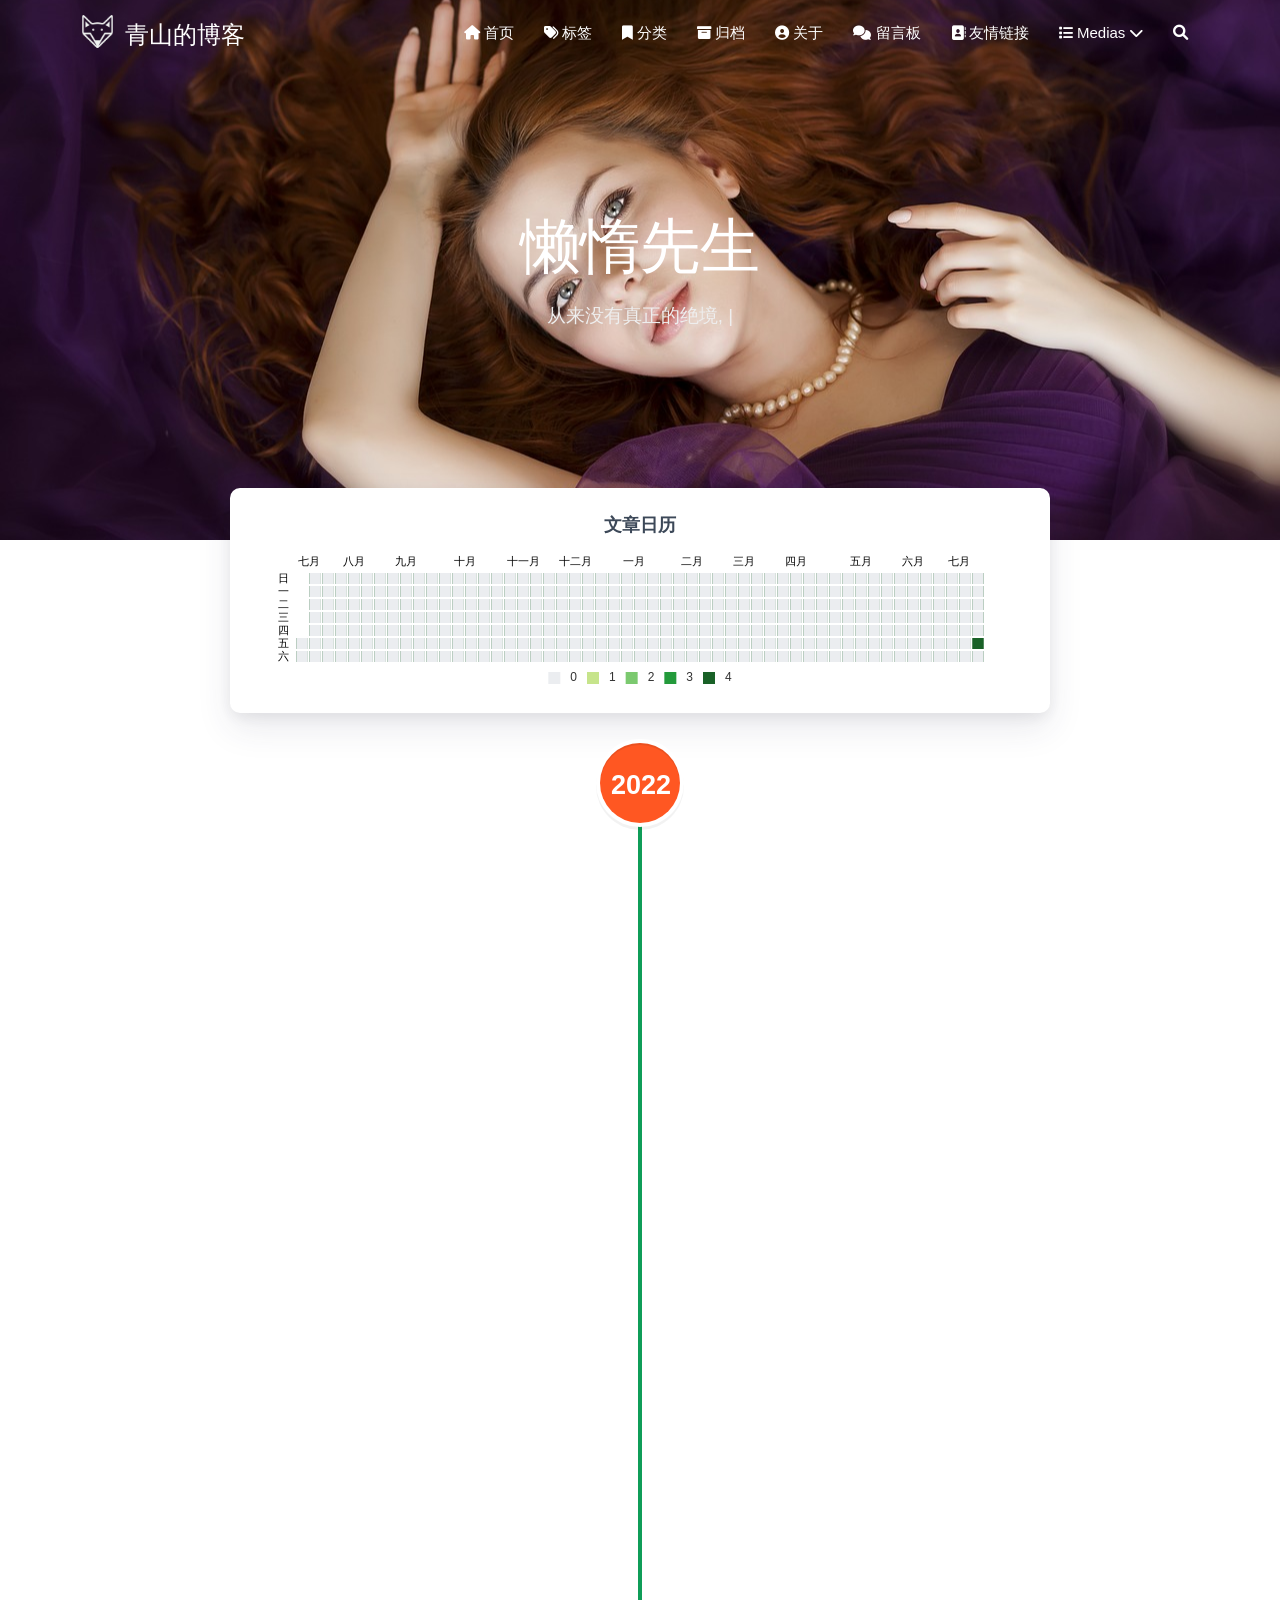
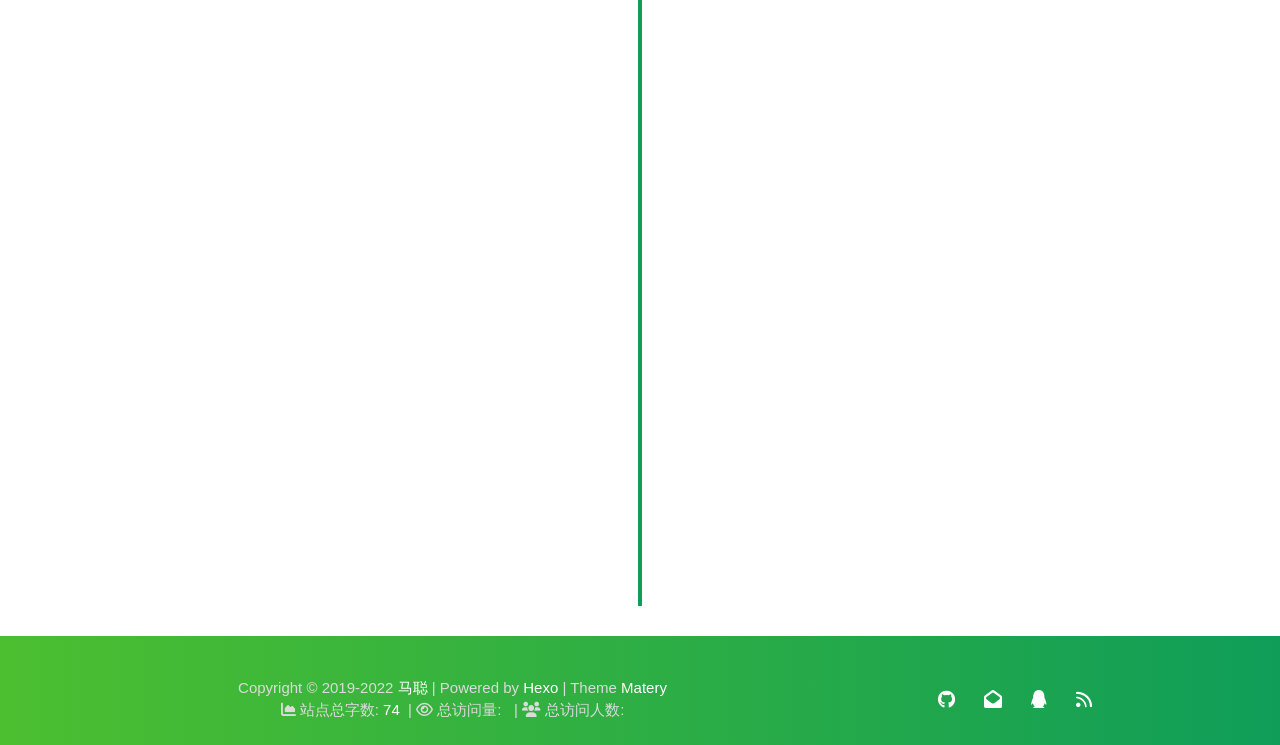
<file: archives/2022/index.html>
<!DOCTYPE HTML>
<html lang="zh-CN">


<head>
    <meta charset="utf-8">
    <meta name="keywords" content="归档: 2022, 青山的博客">
    <meta name="description" content="青山的博客">
    <meta http-equiv="X-UA-Compatible" content="IE=edge">
    <meta name="viewport" content="width=device-width, initial-scale=1.0, user-scalable=no">
    <meta name="renderer" content="webkit|ie-stand|ie-comp">
    <meta name="mobile-web-app-capable" content="yes">
    <meta name="format-detection" content="telephone=no">
    <meta name="apple-mobile-web-app-capable" content="yes">
    <meta name="apple-mobile-web-app-status-bar-style" content="black-translucent">
    <meta name="referrer" content="no-referrer-when-downgrade">
    <!-- Global site tag (gtag.js) - Google Analytics -->


    

    <title>归档: 2022 | 青山的博客</title>
    <link rel="icon" type="image/png" href="/favicon.png">

    <link rel="stylesheet" type="text/css" href="/libs/awesome/css/all.min.css">
    <link rel="stylesheet" type="text/css" href="/libs/materialize/materialize.min.css">
    <link rel="stylesheet" type="text/css" href="/libs/aos/aos.css">
    <link rel="stylesheet" type="text/css" href="/libs/animate/animate.min.css">
    <link rel="stylesheet" type="text/css" href="/libs/lightGallery/css/lightgallery.min.css">
    <link rel="stylesheet" type="text/css" href="/css/matery.css">
    <link rel="stylesheet" type="text/css" href="/css/my.css">

    <script src="/libs/jquery/jquery-3.6.0.min.js"></script>

<meta name="generator" content="Hexo 6.2.0">
<style>.github-emoji { position: relative; display: inline-block; width: 1.2em; min-height: 1.2em; overflow: hidden; vertical-align: top; color: transparent; }  .github-emoji > span { position: relative; z-index: 10; }  .github-emoji img, .github-emoji .fancybox { margin: 0 !important; padding: 0 !important; border: none !important; outline: none !important; text-decoration: none !important; user-select: none !important; cursor: auto !important; }  .github-emoji img { height: 1.2em !important; width: 1.2em !important; position: absolute !important; left: 50% !important; top: 50% !important; transform: translate(-50%, -50%) !important; user-select: none !important; cursor: auto !important; } .github-emoji-fallback { color: inherit; } .github-emoji-fallback img { opacity: 0 !important; }</style>
<link rel="alternate" href="/atom.xml" title="青山的博客" type="application/atom+xml">
<link rel="stylesheet" href="/css/prism-tomorrow.css" type="text/css"></head>


<body>
    <header class="navbar-fixed">
    <nav id="headNav" class="bg-color nav-transparent">
        <div id="navContainer" class="nav-wrapper container">
            <div class="brand-logo">
                <a href="/" class="waves-effect waves-light">
                    
                    <img src="/medias/logo.png" class="logo-img" alt="LOGO">
                    
                    <span class="logo-span">青山的博客</span>
                </a>
            </div>
            

<a href="#" data-target="mobile-nav" class="sidenav-trigger button-collapse"><i class="fas fa-bars"></i></a>
<ul class="right nav-menu">
  
  <li class="hide-on-med-and-down nav-item">
    
    <a href="/" class="waves-effect waves-light">
      
      <i class="fas fa-home" style="zoom: 0.6;"></i>
      
      <span>首页</span>
    </a>
    
  </li>
  
  <li class="hide-on-med-and-down nav-item">
    
    <a href="/tags" class="waves-effect waves-light">
      
      <i class="fas fa-tags" style="zoom: 0.6;"></i>
      
      <span>标签</span>
    </a>
    
  </li>
  
  <li class="hide-on-med-and-down nav-item">
    
    <a href="/categories" class="waves-effect waves-light">
      
      <i class="fas fa-bookmark" style="zoom: 0.6;"></i>
      
      <span>分类</span>
    </a>
    
  </li>
  
  <li class="hide-on-med-and-down nav-item">
    
    <a href="/archives" class="waves-effect waves-light">
      
      <i class="fas fa-archive" style="zoom: 0.6;"></i>
      
      <span>归档</span>
    </a>
    
  </li>
  
  <li class="hide-on-med-and-down nav-item">
    
    <a href="/about" class="waves-effect waves-light">
      
      <i class="fas fa-user-circle" style="zoom: 0.6;"></i>
      
      <span>关于</span>
    </a>
    
  </li>
  
  <li class="hide-on-med-and-down nav-item">
    
    <a href="/contact" class="waves-effect waves-light">
      
      <i class="fas fa-comments" style="zoom: 0.6;"></i>
      
      <span>留言板</span>
    </a>
    
  </li>
  
  <li class="hide-on-med-and-down nav-item">
    
    <a href="/friends" class="waves-effect waves-light">
      
      <i class="fas fa-address-book" style="zoom: 0.6;"></i>
      
      <span>友情链接</span>
    </a>
    
  </li>
  
  <li class="hide-on-med-and-down nav-item">
    
    <a href="" class="waves-effect waves-light">

      
      <i class="fas fa-list" style="zoom: 0.6;"></i>
      
      <span>Medias</span>
      <i class="fas fa-chevron-down" aria-hidden="true" style="zoom: 0.6;"></i>
    </a>
    <ul class="sub-nav menus_item_child ">
      
      <li>
        <a href="/musics">
          
          <i class="fas fa-music" style="margin-top: -20px; zoom: 0.6;"></i>
          
          <span>Musics</span>
        </a>
      </li>
      
      <li>
        <a href="/movies">
          
          <i class="fas fa-film" style="margin-top: -20px; zoom: 0.6;"></i>
          
          <span>Movies</span>
        </a>
      </li>
      
      <li>
        <a href="/books">
          
          <i class="fas fa-book" style="margin-top: -20px; zoom: 0.6;"></i>
          
          <span>Books</span>
        </a>
      </li>
      
      <li>
        <a href="/galleries">
          
          <i class="fas fa-image" style="margin-top: -20px; zoom: 0.6;"></i>
          
          <span>Galleries</span>
        </a>
      </li>
      
    </ul>
    
  </li>
  
  <li>
    <a href="#searchModal" class="modal-trigger waves-effect waves-light">
      <i id="searchIcon" class="fas fa-search" title="搜索" style="zoom: 0.85;"></i>
    </a>
  </li>
</ul>


<div id="mobile-nav" class="side-nav sidenav">

    <div class="mobile-head bg-color">
        
        <img src="/medias/logo.png" class="logo-img circle responsive-img">
        
        <div class="logo-name">青山的博客</div>
        <div class="logo-desc">
            
            Never really desperate, only the lost of the soul.
            
        </div>
    </div>

    <ul class="menu-list mobile-menu-list">
        
        <li class="m-nav-item">
	  
		<a href="/" class="waves-effect waves-light">
			
			    <i class="fa-fw fas fa-home"></i>
			
			首页
		</a>
          
        </li>
        
        <li class="m-nav-item">
	  
		<a href="/tags" class="waves-effect waves-light">
			
			    <i class="fa-fw fas fa-tags"></i>
			
			标签
		</a>
          
        </li>
        
        <li class="m-nav-item">
	  
		<a href="/categories" class="waves-effect waves-light">
			
			    <i class="fa-fw fas fa-bookmark"></i>
			
			分类
		</a>
          
        </li>
        
        <li class="m-nav-item">
	  
		<a href="/archives" class="waves-effect waves-light">
			
			    <i class="fa-fw fas fa-archive"></i>
			
			归档
		</a>
          
        </li>
        
        <li class="m-nav-item">
	  
		<a href="/about" class="waves-effect waves-light">
			
			    <i class="fa-fw fas fa-user-circle"></i>
			
			关于
		</a>
          
        </li>
        
        <li class="m-nav-item">
	  
		<a href="/contact" class="waves-effect waves-light">
			
			    <i class="fa-fw fas fa-comments"></i>
			
			留言板
		</a>
          
        </li>
        
        <li class="m-nav-item">
	  
		<a href="/friends" class="waves-effect waves-light">
			
			    <i class="fa-fw fas fa-address-book"></i>
			
			友情链接
		</a>
          
        </li>
        
        <li class="m-nav-item">
	  
		<a href="javascript:;">
			
				<i class="fa-fw fas fa-list"></i>
			
			Medias
			<span class="m-icon"><i class="fas fa-chevron-right"></i></span>
		</a>
            <ul  style="background:  ;" >
              
                <li>

                  <a href="/musics " style="margin-left:75px">
				  
				   <i class="fa fas fa-music" style="position: absolute;left:50px" ></i>
			      
		          <span>Musics</span>
                  </a>
                </li>
              
                <li>

                  <a href="/movies " style="margin-left:75px">
				  
				   <i class="fa fas fa-film" style="position: absolute;left:50px" ></i>
			      
		          <span>Movies</span>
                  </a>
                </li>
              
                <li>

                  <a href="/books " style="margin-left:75px">
				  
				   <i class="fa fas fa-book" style="position: absolute;left:50px" ></i>
			      
		          <span>Books</span>
                  </a>
                </li>
              
                <li>

                  <a href="/galleries " style="margin-left:75px">
				  
				   <i class="fa fas fa-image" style="position: absolute;left:50px" ></i>
			      
		          <span>Galleries</span>
                  </a>
                </li>
              
            </ul>
          
        </li>
        
        
        <li><div class="divider"></div></li>
        <li>
            <a href="https://github.com/blinkfox/hexo-theme-matery" class="waves-effect waves-light" target="_blank">
                <i class="fab fa-github-square fa-fw"></i>Fork Me
            </a>
        </li>
        
    </ul>
</div>


        </div>

        
            <style>
    .nav-transparent .github-corner {
        display: none !important;
    }

    .github-corner {
        position: absolute;
        z-index: 10;
        top: 0;
        right: 0;
        border: 0;
        transform: scale(1.1);
    }

    .github-corner svg {
        color: #0f9d58;
        fill: #fff;
        height: 64px;
        width: 64px;
    }

    .github-corner:hover .octo-arm {
        animation: a 0.56s ease-in-out;
    }

    .github-corner .octo-arm {
        animation: none;
    }

    @keyframes a {
        0%,
        to {
            transform: rotate(0);
        }
        20%,
        60% {
            transform: rotate(-25deg);
        }
        40%,
        80% {
            transform: rotate(10deg);
        }
    }
</style>

<a href="https://github.com/blinkfox/hexo-theme-matery" class="github-corner tooltipped hide-on-med-and-down" target="_blank"
   data-tooltip="Fork Me" data-position="left" data-delay="50">
    <svg viewBox="0 0 250 250" aria-hidden="true">
        <path d="M0,0 L115,115 L130,115 L142,142 L250,250 L250,0 Z"></path>
        <path d="M128.3,109.0 C113.8,99.7 119.0,89.6 119.0,89.6 C122.0,82.7 120.5,78.6 120.5,78.6 C119.2,72.0 123.4,76.3 123.4,76.3 C127.3,80.9 125.5,87.3 125.5,87.3 C122.9,97.6 130.6,101.9 134.4,103.2"
              fill="currentColor" style="transform-origin: 130px 106px;" class="octo-arm"></path>
        <path d="M115.0,115.0 C114.9,115.1 118.7,116.5 119.8,115.4 L133.7,101.6 C136.9,99.2 139.9,98.4 142.2,98.6 C133.8,88.0 127.5,74.4 143.8,58.0 C148.5,53.4 154.0,51.2 159.7,51.0 C160.3,49.4 163.2,43.6 171.4,40.1 C171.4,40.1 176.1,42.5 178.8,56.2 C183.1,58.6 187.2,61.8 190.9,65.4 C194.5,69.0 197.7,73.2 200.1,77.6 C213.8,80.2 216.3,84.9 216.3,84.9 C212.7,93.1 206.9,96.0 205.4,96.6 C205.1,102.4 203.0,107.8 198.3,112.5 C181.9,128.9 168.3,122.5 157.7,114.1 C157.9,116.9 156.7,120.9 152.7,124.9 L141.0,136.5 C139.8,137.7 141.6,141.9 141.8,141.8 Z"
              fill="currentColor" class="octo-body"></path>
    </svg>
</a>
        
    </nav>

</header>

    <div class="bg-cover pd-header about-cover">
    <div class="container">
    <div class="row">
    <div class="col s10 offset-s1 m8 offset-m2 l8 offset-l2">
        <div class="brand">
            <div class="title center-align">
                
                懒惰先生
                
            </div>

            <div class="description center-align">
                
                <span id="subtitle"></span>
                <script src="/libs/typed/typed.js"></script>
                <script>
                    var typed = new Typed("#subtitle", {
                        strings: [ 
                            
                                "从来没有真正的绝境, 只有心灵的迷途",
                            
                                "Never really desperate, only the lost of the soul",
                            
                        ],
                        startDelay: 300,
                        typeSpeed: 100,
                        loop: true,
                        backSpeed: 50,
                        showCursor: true
                    });
                </script>
                
            </div>
        </div>
    </div>
</div>


<script>
    // 每天切换 banner 图.  Switch banner image every day.
    var bannerUrl = "/medias/banner/" + new Date().getDay() + '.jpg';
    $('.bg-cover').css('background-image', 'url(' + bannerUrl + ')');
</script>


    </div>
</div>

<main class="content">

    
    <div class="container archive-calendar">
    <div class="card">
        <div id="post-calendar" class="card-content"></div>
    </div>
</div>

<script type="text/javascript" src="/libs/echarts/echarts.min.js"></script>
<script type="text/javascript">
    let myChart = echarts.init(document.getElementById('post-calendar'));

    

    let option = {
        title: {
            top: 0,
            text: '文章日历',
            left: 'center',
            textStyle: {
                color: '#3C4858'
            }
        },
        tooltip: {
            padding: 10,
            backgroundColor: '#555',
            borderColor: '#777',
            borderWidth: 1,
            formatter: function (obj) {
                var value = obj.value;
                return '<div style="font-size: 14px;">' + value[0] + '：' + value[1] + '</div>';
            }
        },
        visualMap: {
            show: true,
            showLabel: true,
            categories: [0, 1, 2, 3, 4],
            calculable: true,
            inRange: {
                symbol: 'rect',
                color: ['#ebedf0', '#c6e48b', '#7bc96f', '#239a3b', '#196127']
            },
            itemWidth: 12,
            itemHeight: 12,
            orient: 'horizontal',
            left: 'center',
            bottom: 0
        },
        calendar: [{
            left: 'center',
            range: ["2021-07-23", "2022-07-23"],
            cellSize: [13, 13],
            splitLine: {
                show: false
            },
            itemStyle: {
                color: '#196127',
                borderColor: '#fff',
                borderWidth: 2
            },
            yearLabel: {
                show: false
            },
            monthLabel: {
                nameMap: 'cn',
                fontSize: 11
            },
            dayLabel: {
                formatter: '{start}  1st',
                nameMap: 'cn',
                fontSize: 11
            }
        }],
        series: [{
            type: 'heatmap',
            coordinateSystem: 'calendar',
            calendarIndex: 0,
            data: [["2021-07-23", 0], ["2021-07-24", 0], ["2021-07-25", 0], ["2021-07-26", 0], ["2021-07-27", 0], ["2021-07-28", 0], ["2021-07-29", 0], ["2021-07-30", 0], ["2021-07-31", 0], ["2021-08-01", 0], ["2021-08-02", 0], ["2021-08-03", 0], ["2021-08-04", 0], ["2021-08-05", 0], ["2021-08-06", 0], ["2021-08-07", 0], ["2021-08-08", 0], ["2021-08-09", 0], ["2021-08-10", 0], ["2021-08-11", 0], ["2021-08-12", 0], ["2021-08-13", 0], ["2021-08-14", 0], ["2021-08-15", 0], ["2021-08-16", 0], ["2021-08-17", 0], ["2021-08-18", 0], ["2021-08-19", 0], ["2021-08-20", 0], ["2021-08-21", 0], ["2021-08-22", 0], ["2021-08-23", 0], ["2021-08-24", 0], ["2021-08-25", 0], ["2021-08-26", 0], ["2021-08-27", 0], ["2021-08-28", 0], ["2021-08-29", 0], ["2021-08-30", 0], ["2021-08-31", 0], ["2021-09-01", 0], ["2021-09-02", 0], ["2021-09-03", 0], ["2021-09-04", 0], ["2021-09-05", 0], ["2021-09-06", 0], ["2021-09-07", 0], ["2021-09-08", 0], ["2021-09-09", 0], ["2021-09-10", 0], ["2021-09-11", 0], ["2021-09-12", 0], ["2021-09-13", 0], ["2021-09-14", 0], ["2021-09-15", 0], ["2021-09-16", 0], ["2021-09-17", 0], ["2021-09-18", 0], ["2021-09-19", 0], ["2021-09-20", 0], ["2021-09-21", 0], ["2021-09-22", 0], ["2021-09-23", 0], ["2021-09-24", 0], ["2021-09-25", 0], ["2021-09-26", 0], ["2021-09-27", 0], ["2021-09-28", 0], ["2021-09-29", 0], ["2021-09-30", 0], ["2021-10-01", 0], ["2021-10-02", 0], ["2021-10-03", 0], ["2021-10-04", 0], ["2021-10-05", 0], ["2021-10-06", 0], ["2021-10-07", 0], ["2021-10-08", 0], ["2021-10-09", 0], ["2021-10-10", 0], ["2021-10-11", 0], ["2021-10-12", 0], ["2021-10-13", 0], ["2021-10-14", 0], ["2021-10-15", 0], ["2021-10-16", 0], ["2021-10-17", 0], ["2021-10-18", 0], ["2021-10-19", 0], ["2021-10-20", 0], ["2021-10-21", 0], ["2021-10-22", 0], ["2021-10-23", 0], ["2021-10-24", 0], ["2021-10-25", 0], ["2021-10-26", 0], ["2021-10-27", 0], ["2021-10-28", 0], ["2021-10-29", 0], ["2021-10-30", 0], ["2021-10-31", 0], ["2021-11-01", 0], ["2021-11-02", 0], ["2021-11-03", 0], ["2021-11-04", 0], ["2021-11-05", 0], ["2021-11-06", 0], ["2021-11-07", 0], ["2021-11-08", 0], ["2021-11-09", 0], ["2021-11-10", 0], ["2021-11-11", 0], ["2021-11-12", 0], ["2021-11-13", 0], ["2021-11-14", 0], ["2021-11-15", 0], ["2021-11-16", 0], ["2021-11-17", 0], ["2021-11-18", 0], ["2021-11-19", 0], ["2021-11-20", 0], ["2021-11-21", 0], ["2021-11-22", 0], ["2021-11-23", 0], ["2021-11-24", 0], ["2021-11-25", 0], ["2021-11-26", 0], ["2021-11-27", 0], ["2021-11-28", 0], ["2021-11-29", 0], ["2021-11-30", 0], ["2021-12-01", 0], ["2021-12-02", 0], ["2021-12-03", 0], ["2021-12-04", 0], ["2021-12-05", 0], ["2021-12-06", 0], ["2021-12-07", 0], ["2021-12-08", 0], ["2021-12-09", 0], ["2021-12-10", 0], ["2021-12-11", 0], ["2021-12-12", 0], ["2021-12-13", 0], ["2021-12-14", 0], ["2021-12-15", 0], ["2021-12-16", 0], ["2021-12-17", 0], ["2021-12-18", 0], ["2021-12-19", 0], ["2021-12-20", 0], ["2021-12-21", 0], ["2021-12-22", 0], ["2021-12-23", 0], ["2021-12-24", 0], ["2021-12-25", 0], ["2021-12-26", 0], ["2021-12-27", 0], ["2021-12-28", 0], ["2021-12-29", 0], ["2021-12-30", 0], ["2021-12-31", 0], ["2022-01-01", 0], ["2022-01-02", 0], ["2022-01-03", 0], ["2022-01-04", 0], ["2022-01-05", 0], ["2022-01-06", 0], ["2022-01-07", 0], ["2022-01-08", 0], ["2022-01-09", 0], ["2022-01-10", 0], ["2022-01-11", 0], ["2022-01-12", 0], ["2022-01-13", 0], ["2022-01-14", 0], ["2022-01-15", 0], ["2022-01-16", 0], ["2022-01-17", 0], ["2022-01-18", 0], ["2022-01-19", 0], ["2022-01-20", 0], ["2022-01-21", 0], ["2022-01-22", 0], ["2022-01-23", 0], ["2022-01-24", 0], ["2022-01-25", 0], ["2022-01-26", 0], ["2022-01-27", 0], ["2022-01-28", 0], ["2022-01-29", 0], ["2022-01-30", 0], ["2022-01-31", 0], ["2022-02-01", 0], ["2022-02-02", 0], ["2022-02-03", 0], ["2022-02-04", 0], ["2022-02-05", 0], ["2022-02-06", 0], ["2022-02-07", 0], ["2022-02-08", 0], ["2022-02-09", 0], ["2022-02-10", 0], ["2022-02-11", 0], ["2022-02-12", 0], ["2022-02-13", 0], ["2022-02-14", 0], ["2022-02-15", 0], ["2022-02-16", 0], ["2022-02-17", 0], ["2022-02-18", 0], ["2022-02-19", 0], ["2022-02-20", 0], ["2022-02-21", 0], ["2022-02-22", 0], ["2022-02-23", 0], ["2022-02-24", 0], ["2022-02-25", 0], ["2022-02-26", 0], ["2022-02-27", 0], ["2022-02-28", 0], ["2022-03-01", 0], ["2022-03-02", 0], ["2022-03-03", 0], ["2022-03-04", 0], ["2022-03-05", 0], ["2022-03-06", 0], ["2022-03-07", 0], ["2022-03-08", 0], ["2022-03-09", 0], ["2022-03-10", 0], ["2022-03-11", 0], ["2022-03-12", 0], ["2022-03-13", 0], ["2022-03-14", 0], ["2022-03-15", 0], ["2022-03-16", 0], ["2022-03-17", 0], ["2022-03-18", 0], ["2022-03-19", 0], ["2022-03-20", 0], ["2022-03-21", 0], ["2022-03-22", 0], ["2022-03-23", 0], ["2022-03-24", 0], ["2022-03-25", 0], ["2022-03-26", 0], ["2022-03-27", 0], ["2022-03-28", 0], ["2022-03-29", 0], ["2022-03-30", 0], ["2022-03-31", 0], ["2022-04-01", 0], ["2022-04-02", 0], ["2022-04-03", 0], ["2022-04-04", 0], ["2022-04-05", 0], ["2022-04-06", 0], ["2022-04-07", 0], ["2022-04-08", 0], ["2022-04-09", 0], ["2022-04-10", 0], ["2022-04-11", 0], ["2022-04-12", 0], ["2022-04-13", 0], ["2022-04-14", 0], ["2022-04-15", 0], ["2022-04-16", 0], ["2022-04-17", 0], ["2022-04-18", 0], ["2022-04-19", 0], ["2022-04-20", 0], ["2022-04-21", 0], ["2022-04-22", 0], ["2022-04-23", 0], ["2022-04-24", 0], ["2022-04-25", 0], ["2022-04-26", 0], ["2022-04-27", 0], ["2022-04-28", 0], ["2022-04-29", 0], ["2022-04-30", 0], ["2022-05-01", 0], ["2022-05-02", 0], ["2022-05-03", 0], ["2022-05-04", 0], ["2022-05-05", 0], ["2022-05-06", 0], ["2022-05-07", 0], ["2022-05-08", 0], ["2022-05-09", 0], ["2022-05-10", 0], ["2022-05-11", 0], ["2022-05-12", 0], ["2022-05-13", 0], ["2022-05-14", 0], ["2022-05-15", 0], ["2022-05-16", 0], ["2022-05-17", 0], ["2022-05-18", 0], ["2022-05-19", 0], ["2022-05-20", 0], ["2022-05-21", 0], ["2022-05-22", 0], ["2022-05-23", 0], ["2022-05-24", 0], ["2022-05-25", 0], ["2022-05-26", 0], ["2022-05-27", 0], ["2022-05-28", 0], ["2022-05-29", 0], ["2022-05-30", 0], ["2022-05-31", 0], ["2022-06-01", 0], ["2022-06-02", 0], ["2022-06-03", 0], ["2022-06-04", 0], ["2022-06-05", 0], ["2022-06-06", 0], ["2022-06-07", 0], ["2022-06-08", 0], ["2022-06-09", 0], ["2022-06-10", 0], ["2022-06-11", 0], ["2022-06-12", 0], ["2022-06-13", 0], ["2022-06-14", 0], ["2022-06-15", 0], ["2022-06-16", 0], ["2022-06-17", 0], ["2022-06-18", 0], ["2022-06-19", 0], ["2022-06-20", 0], ["2022-06-21", 0], ["2022-06-22", 0], ["2022-06-23", 0], ["2022-06-24", 0], ["2022-06-25", 0], ["2022-06-26", 0], ["2022-06-27", 0], ["2022-06-28", 0], ["2022-06-29", 0], ["2022-06-30", 0], ["2022-07-01", 0], ["2022-07-02", 0], ["2022-07-03", 0], ["2022-07-04", 0], ["2022-07-05", 0], ["2022-07-06", 0], ["2022-07-07", 0], ["2022-07-08", 0], ["2022-07-09", 0], ["2022-07-10", 0], ["2022-07-11", 0], ["2022-07-12", 0], ["2022-07-13", 0], ["2022-07-14", 0], ["2022-07-15", 0], ["2022-07-16", 0], ["2022-07-17", 0], ["2022-07-18", 0], ["2022-07-19", 0], ["2022-07-20", 0], ["2022-07-21", 0], ["2022-07-22", 4], ["2022-07-23", 0]]
        }]

    };

    myChart.setOption(option);
</script>

    

    

    <div id="cd-timeline" class="container">
        
        <div class="cd-timeline-block">

            
            
            
            <div class="cd-timeline-img year" data-aos="zoom-in-up">
                <a href="/archives/2022">2022</a>
            </div>
            

            
            
            
            <div class="cd-timeline-img month" data-aos="zoom-in-up">
                <a href="/archives/2022/07">07</a>
            </div>
            

            
            <div class="cd-timeline-img day" data-aos="zoom-in-up">
                <span>22</span>
            </div>
            <article class="cd-timeline-content" data-aos="fade-up">
                <div class="article col s12 m6">
                    <div class="card">
                        <a href="/2022/07/22/text/">
                            <div class="card-image">
                                
                                
                                <img src="/medias/featureimages/21.jpg" class="responsive-img" alt="text">
                                
                                <span class="card-title">text</span>
                            </div>
                        </a>
                        <div class="card-content article-content">
                            <div class="summary block-with-text">
                                
                                    
dwdwdwdawda


                                
                            </div>
                            <div class="publish-info">
                                <span class="publish-date">
                                    <i class="far fa-clock fa-fw icon-date"></i>2022-07-22
                                </span>
                                <span class="publish-author">
                                    
                                    <i class="fas fa-user fa-fw"></i>
                                    马聪
                                    
                                </span>
                            </div>
                        </div>

                        
                    </div>
                </div>
            </article>
        </div>
        
        <div class="cd-timeline-block">

            
            

            
            

            
            <div class="cd-timeline-img day" data-aos="zoom-in-up">
                <span>22</span>
            </div>
            <article class="cd-timeline-content" data-aos="fade-up">
                <div class="article col s12 m6">
                    <div class="card">
                        <a href="/2022/07/22/article/">
                            <div class="card-image">
                                
                                
                                <img src="/medias/featureimages/10.jpg" class="responsive-img" alt="article">
                                
                                <span class="card-title">article</span>
                            </div>
                        </a>
                        <div class="card-content article-content">
                            <div class="summary block-with-text">
                                
                                    

                                
                            </div>
                            <div class="publish-info">
                                <span class="publish-date">
                                    <i class="far fa-clock fa-fw icon-date"></i>2022-07-22
                                </span>
                                <span class="publish-author">
                                    
                                    <i class="fas fa-user fa-fw"></i>
                                    马聪
                                    
                                </span>
                            </div>
                        </div>

                        
                    </div>
                </div>
            </article>
        </div>
        
        <div class="cd-timeline-block">

            
            

            
            

            
            <div class="cd-timeline-img day" data-aos="zoom-in-up">
                <span>22</span>
            </div>
            <article class="cd-timeline-content" data-aos="fade-up">
                <div class="article col s12 m6">
                    <div class="card">
                        <a href="/2022/07/22/article-title/">
                            <div class="card-image">
                                
                                
                                <img src="/medias/featureimages/2.jpg" class="responsive-img" alt="article title">
                                
                                <span class="card-title">article title</span>
                            </div>
                        </a>
                        <div class="card-content article-content">
                            <div class="summary block-with-text">
                                
                                    

                                
                            </div>
                            <div class="publish-info">
                                <span class="publish-date">
                                    <i class="far fa-clock fa-fw icon-date"></i>2022-07-22
                                </span>
                                <span class="publish-author">
                                    
                                    <i class="fas fa-user fa-fw"></i>
                                    马聪
                                    
                                </span>
                            </div>
                        </div>

                        
                    </div>
                </div>
            </article>
        </div>
        
        <div class="cd-timeline-block">

            
            

            
            

            
            <div class="cd-timeline-img day" data-aos="zoom-in-up">
                <span>22</span>
            </div>
            <article class="cd-timeline-content" data-aos="fade-up">
                <div class="article col s12 m6">
                    <div class="card">
                        <a href="/2022/07/22/hello-world/">
                            <div class="card-image">
                                
                                
                                <img src="/medias/featureimages/12.jpg" class="responsive-img" alt="Hello World">
                                
                                <span class="card-title">Hello World</span>
                            </div>
                        </a>
                        <div class="card-content article-content">
                            <div class="summary block-with-text">
                                
                                    Welcome to Hexo! This is your very first post. Check documentation for more info. If you get any problems when using Hex
                                
                            </div>
                            <div class="publish-info">
                                <span class="publish-date">
                                    <i class="far fa-clock fa-fw icon-date"></i>2022-07-22
                                </span>
                                <span class="publish-author">
                                    
                                    <i class="fas fa-user fa-fw"></i>
                                    马聪
                                    
                                </span>
                            </div>
                        </div>

                        
                    </div>
                </div>
            </article>
        </div>
        
    </div>

</main>




    <footer class="page-footer bg-color">
    
        <link rel="stylesheet" href="/libs/aplayer/APlayer.min.css">
<style>
    .aplayer .aplayer-lrc p {
        
        display: none;
        
        font-size: 12px;
        font-weight: 700;
        line-height: 16px !important;
    }

    .aplayer .aplayer-lrc p.aplayer-lrc-current {
        
        display: none;
        
        font-size: 15px;
        color: #42b983;
    }

    
    .aplayer.aplayer-fixed.aplayer-narrow .aplayer-body {
        left: -66px !important;
    }

    .aplayer.aplayer-fixed.aplayer-narrow .aplayer-body:hover {
        left: 0px !important;
    }

    
</style>
<div class="">
    
    <div class="row">
        <meting-js class="col l8 offset-l2 m10 offset-m1 s12"
                   server="netease"
                   type="playlist"
                   id="503838841"
                   fixed='true'
                   autoplay='false'
                   theme='#42b983'
                   loop='all'
                   order='random'
                   preload='auto'
                   volume='0.7'
                   list-folded='true'
        >
        </meting-js>
    </div>
</div>

<script src="/libs/aplayer/APlayer.min.js"></script>
<script src="/libs/aplayer/Meting.min.js"></script>

    

    <div class="container row center-align"
         style="margin-bottom: 0px !important;">
        <div class="col s12 m8 l8 copy-right">
            Copyright&nbsp;&copy;
            
                <span id="year">2019-2022</span>
            
            <a href="/about" target="_blank">马聪</a>
            |&nbsp;Powered by&nbsp;<a href="https://hexo.io/" target="_blank">Hexo</a>
            |&nbsp;Theme&nbsp;<a href="https://github.com/blinkfox/hexo-theme-matery" target="_blank">Matery</a>
            <br>
            
                &nbsp;<i class="fas fa-chart-area"></i>&nbsp;站点总字数:&nbsp;<span
                        class="white-color">74</span>
            
            
            
                
            
            
                <span id="busuanzi_container_site_pv">
                &nbsp;|&nbsp;<i class="far fa-eye"></i>&nbsp;总访问量:&nbsp;
                    <span id="busuanzi_value_site_pv" class="white-color"></span>
            </span>
            
            
                <span id="busuanzi_container_site_uv">
                &nbsp;|&nbsp;<i class="fas fa-users"></i>&nbsp;总访问人数:&nbsp;
                    <span id="busuanzi_value_site_uv" class="white-color"></span>
            </span>
            
            <br>

            <!-- 运行天数提醒. -->
            
            <br>
            
        </div>
        <div class="col s12 m4 l4 social-link social-statis">
    <a href="https://github.com/blinkfox" class="tooltipped" target="_blank" data-tooltip="访问我的GitHub" data-position="top" data-delay="50">
        <i class="fab fa-github"></i>
    </a>



    <a href="mailto:1181062873@qq.com" class="tooltipped" target="_blank" data-tooltip="邮件联系我" data-position="top" data-delay="50">
        <i class="fas fa-envelope-open"></i>
    </a>







    <a href="tencent://AddContact/?fromId=50&fromSubId=1&subcmd=all&uin=1181062873" class="tooltipped" target="_blank" data-tooltip="QQ联系我: 1181062873" data-position="top" data-delay="50">
        <i class="fab fa-qq"></i>
    </a>







    <a href="/atom.xml" class="tooltipped" target="_blank" data-tooltip="RSS 订阅" data-position="top" data-delay="50">
        <i class="fas fa-rss"></i>
    </a>

</div>
    </div>
</footer>

<div class="progress-bar"></div>


    <!-- 搜索遮罩框 -->
<div id="searchModal" class="modal">
    <div class="modal-content">
        <div class="search-header">
            <span class="title"><i class="fas fa-search"></i>&nbsp;&nbsp;搜索</span>
            <input type="search" id="searchInput" name="s" placeholder="请输入搜索的关键字"
                   class="search-input">
        </div>
        <div id="searchResult"></div>
    </div>
</div>

<script type="text/javascript">
$(function () {
    var searchFunc = function (path, search_id, content_id) {
        'use strict';
        $.ajax({
            url: path,
            dataType: "xml",
            success: function (xmlResponse) {
                // get the contents from search data
                var datas = $("entry", xmlResponse).map(function () {
                    return {
                        title: $("title", this).text(),
                        content: $("content", this).text(),
                        url: $("url", this).text()
                    };
                }).get();
                var $input = document.getElementById(search_id);
                var $resultContent = document.getElementById(content_id);
                $input.addEventListener('input', function () {
                    var str = '<ul class=\"search-result-list\">';
                    var keywords = this.value.trim().toLowerCase().split(/[\s\-]+/);
                    $resultContent.innerHTML = "";
                    if (this.value.trim().length <= 0) {
                        return;
                    }
                    // perform local searching
                    datas.forEach(function (data) {
                        var isMatch = true;
                        var data_title = data.title.trim().toLowerCase();
                        var data_content = data.content.trim().replace(/<[^>]+>/g, "").toLowerCase();
                        var data_url = data.url;
                        data_url = data_url.indexOf('/') === 0 ? data.url : '/' + data_url;
                        var index_title = -1;
                        var index_content = -1;
                        var first_occur = -1;
                        // only match artiles with not empty titles and contents
                        if (data_title !== '' && data_content !== '') {
                            keywords.forEach(function (keyword, i) {
                                index_title = data_title.indexOf(keyword);
                                index_content = data_content.indexOf(keyword);
                                if (index_title < 0 && index_content < 0) {
                                    isMatch = false;
                                } else {
                                    if (index_content < 0) {
                                        index_content = 0;
                                    }
                                    if (i === 0) {
                                        first_occur = index_content;
                                    }
                                }
                            });
                        }
                        // show search results
                        if (isMatch) {
                            str += "<li><a href='" + data_url + "' class='search-result-title'>" + data_title + "</a>";
                            var content = data.content.trim().replace(/<[^>]+>/g, "");
                            if (first_occur >= 0) {
                                // cut out 100 characters
                                var start = first_occur - 20;
                                var end = first_occur + 80;
                                if (start < 0) {
                                    start = 0;
                                }
                                if (start === 0) {
                                    end = 100;
                                }
                                if (end > content.length) {
                                    end = content.length;
                                }
                                var match_content = content.substr(start, end);
                                // highlight all keywords
                                keywords.forEach(function (keyword) {
                                    var regS = new RegExp(keyword, "gi");
                                    match_content = match_content.replace(regS, "<em class=\"search-keyword\">" + keyword + "</em>");
                                });

                                str += "<p class=\"search-result\">" + match_content + "...</p>"
                            }
                            str += "</li>";
                        }
                    });
                    str += "</ul>";
                    $resultContent.innerHTML = str;
                });
            }
        });
    };

    searchFunc('/search.xml', 'searchInput', 'searchResult');
});
</script>

    <!-- 回到顶部按钮 -->
<div id="backTop" class="top-scroll">
    <a class="btn-floating btn-large waves-effect waves-light" href="#!">
        <i class="fas fa-arrow-up"></i>
    </a>
</div>


    <script src="/libs/materialize/materialize.min.js"></script>
    <script src="/libs/masonry/masonry.pkgd.min.js"></script>
    <script src="/libs/aos/aos.js"></script>
    <script src="/libs/scrollprogress/scrollProgress.min.js"></script>
    <script src="/libs/lightGallery/js/lightgallery-all.min.js"></script>
    <script src="/js/matery.js"></script>

    

    

    <!-- 雪花特效 -->
    

    <!-- 鼠标星星特效 -->
    

     
        <script src="https://ssl.captcha.qq.com/TCaptcha.js"></script>
        <script src="/libs/others/TencentCaptcha.js"></script>
        <button id="TencentCaptcha" data-appid="xxxxxxxxxx" data-cbfn="callback" type="button" hidden></button>
    

    <!-- Baidu Analytics -->

    <!-- Baidu Push -->

<script>
    (function () {
        var bp = document.createElement('script');
        var curProtocol = window.location.protocol.split(':')[0];
        if (curProtocol === 'https') {
            bp.src = 'https://zz.bdstatic.com/linksubmit/push.js';
        } else {
            bp.src = 'http://push.zhanzhang.baidu.com/push.js';
        }
        var s = document.getElementsByTagName("script")[0];
        s.parentNode.insertBefore(bp, s);
    })();
</script>

    
    <script src="/libs/others/clicklove.js" async="async"></script>
    
    
    <script async src="/libs/others/busuanzi.pure.mini.js"></script>
    

    

    

    <!--腾讯兔小巢-->
    
    

    

    

    
    <script src="/libs/instantpage/instantpage.js" type="module"></script>
    

</body>

</html>
</file>
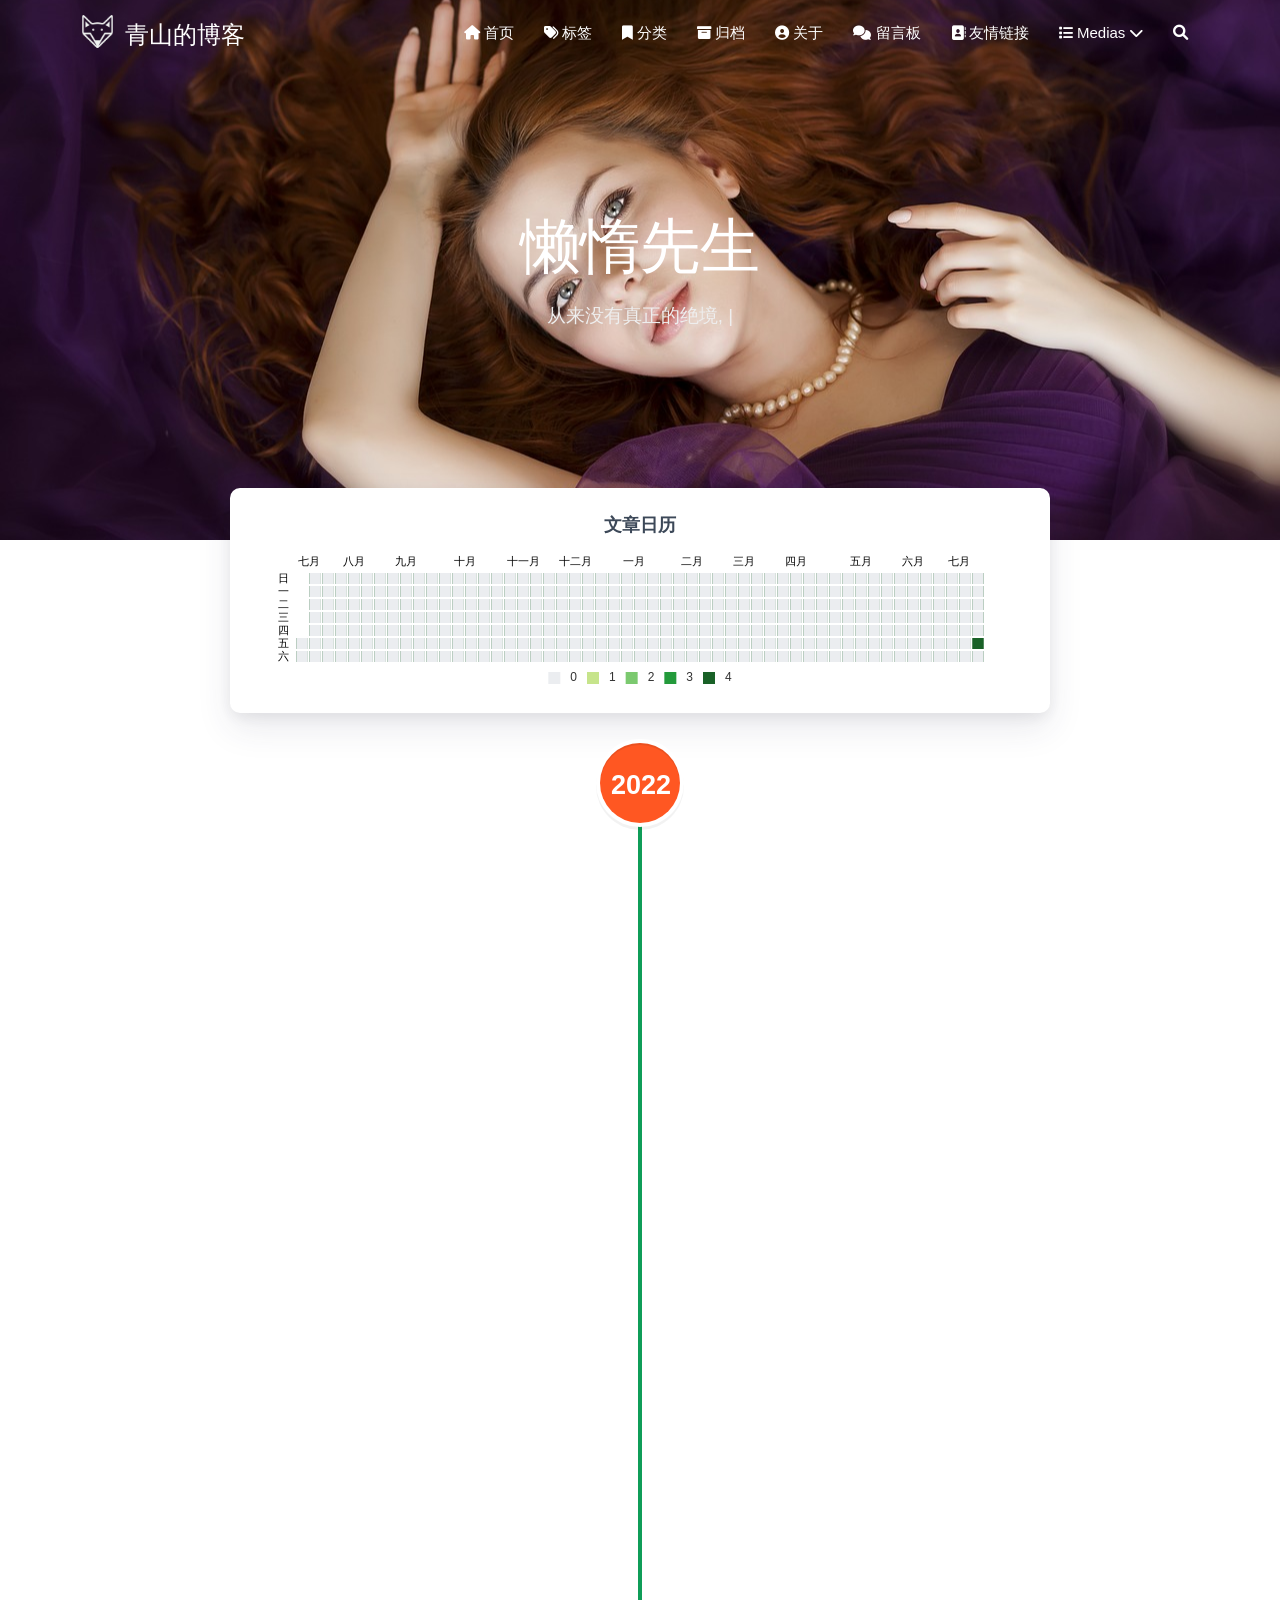
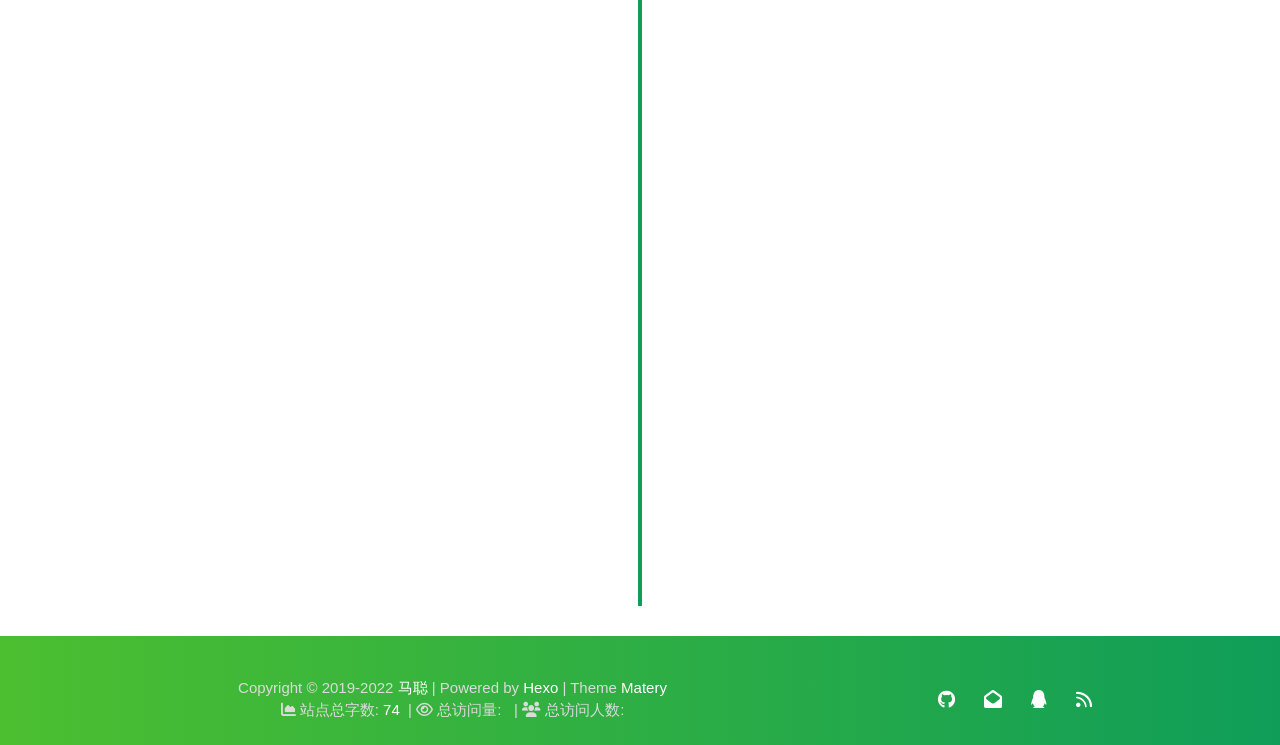
<file: archives/2022/07/index.html>
<!DOCTYPE HTML>
<html lang="zh-CN">


<head>
    <meta charset="utf-8">
    <meta name="keywords" content="归档: 2022/7, 青山的博客">
    <meta name="description" content="青山的博客">
    <meta http-equiv="X-UA-Compatible" content="IE=edge">
    <meta name="viewport" content="width=device-width, initial-scale=1.0, user-scalable=no">
    <meta name="renderer" content="webkit|ie-stand|ie-comp">
    <meta name="mobile-web-app-capable" content="yes">
    <meta name="format-detection" content="telephone=no">
    <meta name="apple-mobile-web-app-capable" content="yes">
    <meta name="apple-mobile-web-app-status-bar-style" content="black-translucent">
    <meta name="referrer" content="no-referrer-when-downgrade">
    <!-- Global site tag (gtag.js) - Google Analytics -->


    

    <title>归档: 2022/7 | 青山的博客</title>
    <link rel="icon" type="image/png" href="/favicon.png">

    <link rel="stylesheet" type="text/css" href="/libs/awesome/css/all.min.css">
    <link rel="stylesheet" type="text/css" href="/libs/materialize/materialize.min.css">
    <link rel="stylesheet" type="text/css" href="/libs/aos/aos.css">
    <link rel="stylesheet" type="text/css" href="/libs/animate/animate.min.css">
    <link rel="stylesheet" type="text/css" href="/libs/lightGallery/css/lightgallery.min.css">
    <link rel="stylesheet" type="text/css" href="/css/matery.css">
    <link rel="stylesheet" type="text/css" href="/css/my.css">

    <script src="/libs/jquery/jquery-3.6.0.min.js"></script>

<meta name="generator" content="Hexo 6.2.0">
<style>.github-emoji { position: relative; display: inline-block; width: 1.2em; min-height: 1.2em; overflow: hidden; vertical-align: top; color: transparent; }  .github-emoji > span { position: relative; z-index: 10; }  .github-emoji img, .github-emoji .fancybox { margin: 0 !important; padding: 0 !important; border: none !important; outline: none !important; text-decoration: none !important; user-select: none !important; cursor: auto !important; }  .github-emoji img { height: 1.2em !important; width: 1.2em !important; position: absolute !important; left: 50% !important; top: 50% !important; transform: translate(-50%, -50%) !important; user-select: none !important; cursor: auto !important; } .github-emoji-fallback { color: inherit; } .github-emoji-fallback img { opacity: 0 !important; }</style>
<link rel="alternate" href="/atom.xml" title="青山的博客" type="application/atom+xml">
<link rel="stylesheet" href="/css/prism-tomorrow.css" type="text/css"></head>


<body>
    <header class="navbar-fixed">
    <nav id="headNav" class="bg-color nav-transparent">
        <div id="navContainer" class="nav-wrapper container">
            <div class="brand-logo">
                <a href="/" class="waves-effect waves-light">
                    
                    <img src="/medias/logo.png" class="logo-img" alt="LOGO">
                    
                    <span class="logo-span">青山的博客</span>
                </a>
            </div>
            

<a href="#" data-target="mobile-nav" class="sidenav-trigger button-collapse"><i class="fas fa-bars"></i></a>
<ul class="right nav-menu">
  
  <li class="hide-on-med-and-down nav-item">
    
    <a href="/" class="waves-effect waves-light">
      
      <i class="fas fa-home" style="zoom: 0.6;"></i>
      
      <span>首页</span>
    </a>
    
  </li>
  
  <li class="hide-on-med-and-down nav-item">
    
    <a href="/tags" class="waves-effect waves-light">
      
      <i class="fas fa-tags" style="zoom: 0.6;"></i>
      
      <span>标签</span>
    </a>
    
  </li>
  
  <li class="hide-on-med-and-down nav-item">
    
    <a href="/categories" class="waves-effect waves-light">
      
      <i class="fas fa-bookmark" style="zoom: 0.6;"></i>
      
      <span>分类</span>
    </a>
    
  </li>
  
  <li class="hide-on-med-and-down nav-item">
    
    <a href="/archives" class="waves-effect waves-light">
      
      <i class="fas fa-archive" style="zoom: 0.6;"></i>
      
      <span>归档</span>
    </a>
    
  </li>
  
  <li class="hide-on-med-and-down nav-item">
    
    <a href="/about" class="waves-effect waves-light">
      
      <i class="fas fa-user-circle" style="zoom: 0.6;"></i>
      
      <span>关于</span>
    </a>
    
  </li>
  
  <li class="hide-on-med-and-down nav-item">
    
    <a href="/contact" class="waves-effect waves-light">
      
      <i class="fas fa-comments" style="zoom: 0.6;"></i>
      
      <span>留言板</span>
    </a>
    
  </li>
  
  <li class="hide-on-med-and-down nav-item">
    
    <a href="/friends" class="waves-effect waves-light">
      
      <i class="fas fa-address-book" style="zoom: 0.6;"></i>
      
      <span>友情链接</span>
    </a>
    
  </li>
  
  <li class="hide-on-med-and-down nav-item">
    
    <a href="" class="waves-effect waves-light">

      
      <i class="fas fa-list" style="zoom: 0.6;"></i>
      
      <span>Medias</span>
      <i class="fas fa-chevron-down" aria-hidden="true" style="zoom: 0.6;"></i>
    </a>
    <ul class="sub-nav menus_item_child ">
      
      <li>
        <a href="/musics">
          
          <i class="fas fa-music" style="margin-top: -20px; zoom: 0.6;"></i>
          
          <span>Musics</span>
        </a>
      </li>
      
      <li>
        <a href="/movies">
          
          <i class="fas fa-film" style="margin-top: -20px; zoom: 0.6;"></i>
          
          <span>Movies</span>
        </a>
      </li>
      
      <li>
        <a href="/books">
          
          <i class="fas fa-book" style="margin-top: -20px; zoom: 0.6;"></i>
          
          <span>Books</span>
        </a>
      </li>
      
      <li>
        <a href="/galleries">
          
          <i class="fas fa-image" style="margin-top: -20px; zoom: 0.6;"></i>
          
          <span>Galleries</span>
        </a>
      </li>
      
    </ul>
    
  </li>
  
  <li>
    <a href="#searchModal" class="modal-trigger waves-effect waves-light">
      <i id="searchIcon" class="fas fa-search" title="搜索" style="zoom: 0.85;"></i>
    </a>
  </li>
</ul>


<div id="mobile-nav" class="side-nav sidenav">

    <div class="mobile-head bg-color">
        
        <img src="/medias/logo.png" class="logo-img circle responsive-img">
        
        <div class="logo-name">青山的博客</div>
        <div class="logo-desc">
            
            Never really desperate, only the lost of the soul.
            
        </div>
    </div>

    <ul class="menu-list mobile-menu-list">
        
        <li class="m-nav-item">
	  
		<a href="/" class="waves-effect waves-light">
			
			    <i class="fa-fw fas fa-home"></i>
			
			首页
		</a>
          
        </li>
        
        <li class="m-nav-item">
	  
		<a href="/tags" class="waves-effect waves-light">
			
			    <i class="fa-fw fas fa-tags"></i>
			
			标签
		</a>
          
        </li>
        
        <li class="m-nav-item">
	  
		<a href="/categories" class="waves-effect waves-light">
			
			    <i class="fa-fw fas fa-bookmark"></i>
			
			分类
		</a>
          
        </li>
        
        <li class="m-nav-item">
	  
		<a href="/archives" class="waves-effect waves-light">
			
			    <i class="fa-fw fas fa-archive"></i>
			
			归档
		</a>
          
        </li>
        
        <li class="m-nav-item">
	  
		<a href="/about" class="waves-effect waves-light">
			
			    <i class="fa-fw fas fa-user-circle"></i>
			
			关于
		</a>
          
        </li>
        
        <li class="m-nav-item">
	  
		<a href="/contact" class="waves-effect waves-light">
			
			    <i class="fa-fw fas fa-comments"></i>
			
			留言板
		</a>
          
        </li>
        
        <li class="m-nav-item">
	  
		<a href="/friends" class="waves-effect waves-light">
			
			    <i class="fa-fw fas fa-address-book"></i>
			
			友情链接
		</a>
          
        </li>
        
        <li class="m-nav-item">
	  
		<a href="javascript:;">
			
				<i class="fa-fw fas fa-list"></i>
			
			Medias
			<span class="m-icon"><i class="fas fa-chevron-right"></i></span>
		</a>
            <ul  style="background:  ;" >
              
                <li>

                  <a href="/musics " style="margin-left:75px">
				  
				   <i class="fa fas fa-music" style="position: absolute;left:50px" ></i>
			      
		          <span>Musics</span>
                  </a>
                </li>
              
                <li>

                  <a href="/movies " style="margin-left:75px">
				  
				   <i class="fa fas fa-film" style="position: absolute;left:50px" ></i>
			      
		          <span>Movies</span>
                  </a>
                </li>
              
                <li>

                  <a href="/books " style="margin-left:75px">
				  
				   <i class="fa fas fa-book" style="position: absolute;left:50px" ></i>
			      
		          <span>Books</span>
                  </a>
                </li>
              
                <li>

                  <a href="/galleries " style="margin-left:75px">
				  
				   <i class="fa fas fa-image" style="position: absolute;left:50px" ></i>
			      
		          <span>Galleries</span>
                  </a>
                </li>
              
            </ul>
          
        </li>
        
        
        <li><div class="divider"></div></li>
        <li>
            <a href="https://github.com/blinkfox/hexo-theme-matery" class="waves-effect waves-light" target="_blank">
                <i class="fab fa-github-square fa-fw"></i>Fork Me
            </a>
        </li>
        
    </ul>
</div>


        </div>

        
            <style>
    .nav-transparent .github-corner {
        display: none !important;
    }

    .github-corner {
        position: absolute;
        z-index: 10;
        top: 0;
        right: 0;
        border: 0;
        transform: scale(1.1);
    }

    .github-corner svg {
        color: #0f9d58;
        fill: #fff;
        height: 64px;
        width: 64px;
    }

    .github-corner:hover .octo-arm {
        animation: a 0.56s ease-in-out;
    }

    .github-corner .octo-arm {
        animation: none;
    }

    @keyframes a {
        0%,
        to {
            transform: rotate(0);
        }
        20%,
        60% {
            transform: rotate(-25deg);
        }
        40%,
        80% {
            transform: rotate(10deg);
        }
    }
</style>

<a href="https://github.com/blinkfox/hexo-theme-matery" class="github-corner tooltipped hide-on-med-and-down" target="_blank"
   data-tooltip="Fork Me" data-position="left" data-delay="50">
    <svg viewBox="0 0 250 250" aria-hidden="true">
        <path d="M0,0 L115,115 L130,115 L142,142 L250,250 L250,0 Z"></path>
        <path d="M128.3,109.0 C113.8,99.7 119.0,89.6 119.0,89.6 C122.0,82.7 120.5,78.6 120.5,78.6 C119.2,72.0 123.4,76.3 123.4,76.3 C127.3,80.9 125.5,87.3 125.5,87.3 C122.9,97.6 130.6,101.9 134.4,103.2"
              fill="currentColor" style="transform-origin: 130px 106px;" class="octo-arm"></path>
        <path d="M115.0,115.0 C114.9,115.1 118.7,116.5 119.8,115.4 L133.7,101.6 C136.9,99.2 139.9,98.4 142.2,98.6 C133.8,88.0 127.5,74.4 143.8,58.0 C148.5,53.4 154.0,51.2 159.7,51.0 C160.3,49.4 163.2,43.6 171.4,40.1 C171.4,40.1 176.1,42.5 178.8,56.2 C183.1,58.6 187.2,61.8 190.9,65.4 C194.5,69.0 197.7,73.2 200.1,77.6 C213.8,80.2 216.3,84.9 216.3,84.9 C212.7,93.1 206.9,96.0 205.4,96.6 C205.1,102.4 203.0,107.8 198.3,112.5 C181.9,128.9 168.3,122.5 157.7,114.1 C157.9,116.9 156.7,120.9 152.7,124.9 L141.0,136.5 C139.8,137.7 141.6,141.9 141.8,141.8 Z"
              fill="currentColor" class="octo-body"></path>
    </svg>
</a>
        
    </nav>

</header>

    <div class="bg-cover pd-header about-cover">
    <div class="container">
    <div class="row">
    <div class="col s10 offset-s1 m8 offset-m2 l8 offset-l2">
        <div class="brand">
            <div class="title center-align">
                
                懒惰先生
                
            </div>

            <div class="description center-align">
                
                <span id="subtitle"></span>
                <script src="/libs/typed/typed.js"></script>
                <script>
                    var typed = new Typed("#subtitle", {
                        strings: [ 
                            
                                "从来没有真正的绝境, 只有心灵的迷途",
                            
                                "Never really desperate, only the lost of the soul",
                            
                        ],
                        startDelay: 300,
                        typeSpeed: 100,
                        loop: true,
                        backSpeed: 50,
                        showCursor: true
                    });
                </script>
                
            </div>
        </div>
    </div>
</div>


<script>
    // 每天切换 banner 图.  Switch banner image every day.
    var bannerUrl = "/medias/banner/" + new Date().getDay() + '.jpg';
    $('.bg-cover').css('background-image', 'url(' + bannerUrl + ')');
</script>


    </div>
</div>

<main class="content">

    
    <div class="container archive-calendar">
    <div class="card">
        <div id="post-calendar" class="card-content"></div>
    </div>
</div>

<script type="text/javascript" src="/libs/echarts/echarts.min.js"></script>
<script type="text/javascript">
    let myChart = echarts.init(document.getElementById('post-calendar'));

    

    let option = {
        title: {
            top: 0,
            text: '文章日历',
            left: 'center',
            textStyle: {
                color: '#3C4858'
            }
        },
        tooltip: {
            padding: 10,
            backgroundColor: '#555',
            borderColor: '#777',
            borderWidth: 1,
            formatter: function (obj) {
                var value = obj.value;
                return '<div style="font-size: 14px;">' + value[0] + '：' + value[1] + '</div>';
            }
        },
        visualMap: {
            show: true,
            showLabel: true,
            categories: [0, 1, 2, 3, 4],
            calculable: true,
            inRange: {
                symbol: 'rect',
                color: ['#ebedf0', '#c6e48b', '#7bc96f', '#239a3b', '#196127']
            },
            itemWidth: 12,
            itemHeight: 12,
            orient: 'horizontal',
            left: 'center',
            bottom: 0
        },
        calendar: [{
            left: 'center',
            range: ["2021-07-23", "2022-07-23"],
            cellSize: [13, 13],
            splitLine: {
                show: false
            },
            itemStyle: {
                color: '#196127',
                borderColor: '#fff',
                borderWidth: 2
            },
            yearLabel: {
                show: false
            },
            monthLabel: {
                nameMap: 'cn',
                fontSize: 11
            },
            dayLabel: {
                formatter: '{start}  1st',
                nameMap: 'cn',
                fontSize: 11
            }
        }],
        series: [{
            type: 'heatmap',
            coordinateSystem: 'calendar',
            calendarIndex: 0,
            data: [["2021-07-23", 0], ["2021-07-24", 0], ["2021-07-25", 0], ["2021-07-26", 0], ["2021-07-27", 0], ["2021-07-28", 0], ["2021-07-29", 0], ["2021-07-30", 0], ["2021-07-31", 0], ["2021-08-01", 0], ["2021-08-02", 0], ["2021-08-03", 0], ["2021-08-04", 0], ["2021-08-05", 0], ["2021-08-06", 0], ["2021-08-07", 0], ["2021-08-08", 0], ["2021-08-09", 0], ["2021-08-10", 0], ["2021-08-11", 0], ["2021-08-12", 0], ["2021-08-13", 0], ["2021-08-14", 0], ["2021-08-15", 0], ["2021-08-16", 0], ["2021-08-17", 0], ["2021-08-18", 0], ["2021-08-19", 0], ["2021-08-20", 0], ["2021-08-21", 0], ["2021-08-22", 0], ["2021-08-23", 0], ["2021-08-24", 0], ["2021-08-25", 0], ["2021-08-26", 0], ["2021-08-27", 0], ["2021-08-28", 0], ["2021-08-29", 0], ["2021-08-30", 0], ["2021-08-31", 0], ["2021-09-01", 0], ["2021-09-02", 0], ["2021-09-03", 0], ["2021-09-04", 0], ["2021-09-05", 0], ["2021-09-06", 0], ["2021-09-07", 0], ["2021-09-08", 0], ["2021-09-09", 0], ["2021-09-10", 0], ["2021-09-11", 0], ["2021-09-12", 0], ["2021-09-13", 0], ["2021-09-14", 0], ["2021-09-15", 0], ["2021-09-16", 0], ["2021-09-17", 0], ["2021-09-18", 0], ["2021-09-19", 0], ["2021-09-20", 0], ["2021-09-21", 0], ["2021-09-22", 0], ["2021-09-23", 0], ["2021-09-24", 0], ["2021-09-25", 0], ["2021-09-26", 0], ["2021-09-27", 0], ["2021-09-28", 0], ["2021-09-29", 0], ["2021-09-30", 0], ["2021-10-01", 0], ["2021-10-02", 0], ["2021-10-03", 0], ["2021-10-04", 0], ["2021-10-05", 0], ["2021-10-06", 0], ["2021-10-07", 0], ["2021-10-08", 0], ["2021-10-09", 0], ["2021-10-10", 0], ["2021-10-11", 0], ["2021-10-12", 0], ["2021-10-13", 0], ["2021-10-14", 0], ["2021-10-15", 0], ["2021-10-16", 0], ["2021-10-17", 0], ["2021-10-18", 0], ["2021-10-19", 0], ["2021-10-20", 0], ["2021-10-21", 0], ["2021-10-22", 0], ["2021-10-23", 0], ["2021-10-24", 0], ["2021-10-25", 0], ["2021-10-26", 0], ["2021-10-27", 0], ["2021-10-28", 0], ["2021-10-29", 0], ["2021-10-30", 0], ["2021-10-31", 0], ["2021-11-01", 0], ["2021-11-02", 0], ["2021-11-03", 0], ["2021-11-04", 0], ["2021-11-05", 0], ["2021-11-06", 0], ["2021-11-07", 0], ["2021-11-08", 0], ["2021-11-09", 0], ["2021-11-10", 0], ["2021-11-11", 0], ["2021-11-12", 0], ["2021-11-13", 0], ["2021-11-14", 0], ["2021-11-15", 0], ["2021-11-16", 0], ["2021-11-17", 0], ["2021-11-18", 0], ["2021-11-19", 0], ["2021-11-20", 0], ["2021-11-21", 0], ["2021-11-22", 0], ["2021-11-23", 0], ["2021-11-24", 0], ["2021-11-25", 0], ["2021-11-26", 0], ["2021-11-27", 0], ["2021-11-28", 0], ["2021-11-29", 0], ["2021-11-30", 0], ["2021-12-01", 0], ["2021-12-02", 0], ["2021-12-03", 0], ["2021-12-04", 0], ["2021-12-05", 0], ["2021-12-06", 0], ["2021-12-07", 0], ["2021-12-08", 0], ["2021-12-09", 0], ["2021-12-10", 0], ["2021-12-11", 0], ["2021-12-12", 0], ["2021-12-13", 0], ["2021-12-14", 0], ["2021-12-15", 0], ["2021-12-16", 0], ["2021-12-17", 0], ["2021-12-18", 0], ["2021-12-19", 0], ["2021-12-20", 0], ["2021-12-21", 0], ["2021-12-22", 0], ["2021-12-23", 0], ["2021-12-24", 0], ["2021-12-25", 0], ["2021-12-26", 0], ["2021-12-27", 0], ["2021-12-28", 0], ["2021-12-29", 0], ["2021-12-30", 0], ["2021-12-31", 0], ["2022-01-01", 0], ["2022-01-02", 0], ["2022-01-03", 0], ["2022-01-04", 0], ["2022-01-05", 0], ["2022-01-06", 0], ["2022-01-07", 0], ["2022-01-08", 0], ["2022-01-09", 0], ["2022-01-10", 0], ["2022-01-11", 0], ["2022-01-12", 0], ["2022-01-13", 0], ["2022-01-14", 0], ["2022-01-15", 0], ["2022-01-16", 0], ["2022-01-17", 0], ["2022-01-18", 0], ["2022-01-19", 0], ["2022-01-20", 0], ["2022-01-21", 0], ["2022-01-22", 0], ["2022-01-23", 0], ["2022-01-24", 0], ["2022-01-25", 0], ["2022-01-26", 0], ["2022-01-27", 0], ["2022-01-28", 0], ["2022-01-29", 0], ["2022-01-30", 0], ["2022-01-31", 0], ["2022-02-01", 0], ["2022-02-02", 0], ["2022-02-03", 0], ["2022-02-04", 0], ["2022-02-05", 0], ["2022-02-06", 0], ["2022-02-07", 0], ["2022-02-08", 0], ["2022-02-09", 0], ["2022-02-10", 0], ["2022-02-11", 0], ["2022-02-12", 0], ["2022-02-13", 0], ["2022-02-14", 0], ["2022-02-15", 0], ["2022-02-16", 0], ["2022-02-17", 0], ["2022-02-18", 0], ["2022-02-19", 0], ["2022-02-20", 0], ["2022-02-21", 0], ["2022-02-22", 0], ["2022-02-23", 0], ["2022-02-24", 0], ["2022-02-25", 0], ["2022-02-26", 0], ["2022-02-27", 0], ["2022-02-28", 0], ["2022-03-01", 0], ["2022-03-02", 0], ["2022-03-03", 0], ["2022-03-04", 0], ["2022-03-05", 0], ["2022-03-06", 0], ["2022-03-07", 0], ["2022-03-08", 0], ["2022-03-09", 0], ["2022-03-10", 0], ["2022-03-11", 0], ["2022-03-12", 0], ["2022-03-13", 0], ["2022-03-14", 0], ["2022-03-15", 0], ["2022-03-16", 0], ["2022-03-17", 0], ["2022-03-18", 0], ["2022-03-19", 0], ["2022-03-20", 0], ["2022-03-21", 0], ["2022-03-22", 0], ["2022-03-23", 0], ["2022-03-24", 0], ["2022-03-25", 0], ["2022-03-26", 0], ["2022-03-27", 0], ["2022-03-28", 0], ["2022-03-29", 0], ["2022-03-30", 0], ["2022-03-31", 0], ["2022-04-01", 0], ["2022-04-02", 0], ["2022-04-03", 0], ["2022-04-04", 0], ["2022-04-05", 0], ["2022-04-06", 0], ["2022-04-07", 0], ["2022-04-08", 0], ["2022-04-09", 0], ["2022-04-10", 0], ["2022-04-11", 0], ["2022-04-12", 0], ["2022-04-13", 0], ["2022-04-14", 0], ["2022-04-15", 0], ["2022-04-16", 0], ["2022-04-17", 0], ["2022-04-18", 0], ["2022-04-19", 0], ["2022-04-20", 0], ["2022-04-21", 0], ["2022-04-22", 0], ["2022-04-23", 0], ["2022-04-24", 0], ["2022-04-25", 0], ["2022-04-26", 0], ["2022-04-27", 0], ["2022-04-28", 0], ["2022-04-29", 0], ["2022-04-30", 0], ["2022-05-01", 0], ["2022-05-02", 0], ["2022-05-03", 0], ["2022-05-04", 0], ["2022-05-05", 0], ["2022-05-06", 0], ["2022-05-07", 0], ["2022-05-08", 0], ["2022-05-09", 0], ["2022-05-10", 0], ["2022-05-11", 0], ["2022-05-12", 0], ["2022-05-13", 0], ["2022-05-14", 0], ["2022-05-15", 0], ["2022-05-16", 0], ["2022-05-17", 0], ["2022-05-18", 0], ["2022-05-19", 0], ["2022-05-20", 0], ["2022-05-21", 0], ["2022-05-22", 0], ["2022-05-23", 0], ["2022-05-24", 0], ["2022-05-25", 0], ["2022-05-26", 0], ["2022-05-27", 0], ["2022-05-28", 0], ["2022-05-29", 0], ["2022-05-30", 0], ["2022-05-31", 0], ["2022-06-01", 0], ["2022-06-02", 0], ["2022-06-03", 0], ["2022-06-04", 0], ["2022-06-05", 0], ["2022-06-06", 0], ["2022-06-07", 0], ["2022-06-08", 0], ["2022-06-09", 0], ["2022-06-10", 0], ["2022-06-11", 0], ["2022-06-12", 0], ["2022-06-13", 0], ["2022-06-14", 0], ["2022-06-15", 0], ["2022-06-16", 0], ["2022-06-17", 0], ["2022-06-18", 0], ["2022-06-19", 0], ["2022-06-20", 0], ["2022-06-21", 0], ["2022-06-22", 0], ["2022-06-23", 0], ["2022-06-24", 0], ["2022-06-25", 0], ["2022-06-26", 0], ["2022-06-27", 0], ["2022-06-28", 0], ["2022-06-29", 0], ["2022-06-30", 0], ["2022-07-01", 0], ["2022-07-02", 0], ["2022-07-03", 0], ["2022-07-04", 0], ["2022-07-05", 0], ["2022-07-06", 0], ["2022-07-07", 0], ["2022-07-08", 0], ["2022-07-09", 0], ["2022-07-10", 0], ["2022-07-11", 0], ["2022-07-12", 0], ["2022-07-13", 0], ["2022-07-14", 0], ["2022-07-15", 0], ["2022-07-16", 0], ["2022-07-17", 0], ["2022-07-18", 0], ["2022-07-19", 0], ["2022-07-20", 0], ["2022-07-21", 0], ["2022-07-22", 4], ["2022-07-23", 0]]
        }]

    };

    myChart.setOption(option);
</script>

    

    

    <div id="cd-timeline" class="container">
        
        <div class="cd-timeline-block">

            
            
            
            <div class="cd-timeline-img year" data-aos="zoom-in-up">
                <a href="/archives/2022">2022</a>
            </div>
            

            
            
            
            <div class="cd-timeline-img month" data-aos="zoom-in-up">
                <a href="/archives/2022/07">07</a>
            </div>
            

            
            <div class="cd-timeline-img day" data-aos="zoom-in-up">
                <span>22</span>
            </div>
            <article class="cd-timeline-content" data-aos="fade-up">
                <div class="article col s12 m6">
                    <div class="card">
                        <a href="/2022/07/22/text/">
                            <div class="card-image">
                                
                                
                                <img src="/medias/featureimages/21.jpg" class="responsive-img" alt="text">
                                
                                <span class="card-title">text</span>
                            </div>
                        </a>
                        <div class="card-content article-content">
                            <div class="summary block-with-text">
                                
                                    
dwdwdwdawda


                                
                            </div>
                            <div class="publish-info">
                                <span class="publish-date">
                                    <i class="far fa-clock fa-fw icon-date"></i>2022-07-22
                                </span>
                                <span class="publish-author">
                                    
                                    <i class="fas fa-user fa-fw"></i>
                                    马聪
                                    
                                </span>
                            </div>
                        </div>

                        
                    </div>
                </div>
            </article>
        </div>
        
        <div class="cd-timeline-block">

            
            

            
            

            
            <div class="cd-timeline-img day" data-aos="zoom-in-up">
                <span>22</span>
            </div>
            <article class="cd-timeline-content" data-aos="fade-up">
                <div class="article col s12 m6">
                    <div class="card">
                        <a href="/2022/07/22/article/">
                            <div class="card-image">
                                
                                
                                <img src="/medias/featureimages/10.jpg" class="responsive-img" alt="article">
                                
                                <span class="card-title">article</span>
                            </div>
                        </a>
                        <div class="card-content article-content">
                            <div class="summary block-with-text">
                                
                                    

                                
                            </div>
                            <div class="publish-info">
                                <span class="publish-date">
                                    <i class="far fa-clock fa-fw icon-date"></i>2022-07-22
                                </span>
                                <span class="publish-author">
                                    
                                    <i class="fas fa-user fa-fw"></i>
                                    马聪
                                    
                                </span>
                            </div>
                        </div>

                        
                    </div>
                </div>
            </article>
        </div>
        
        <div class="cd-timeline-block">

            
            

            
            

            
            <div class="cd-timeline-img day" data-aos="zoom-in-up">
                <span>22</span>
            </div>
            <article class="cd-timeline-content" data-aos="fade-up">
                <div class="article col s12 m6">
                    <div class="card">
                        <a href="/2022/07/22/article-title/">
                            <div class="card-image">
                                
                                
                                <img src="/medias/featureimages/2.jpg" class="responsive-img" alt="article title">
                                
                                <span class="card-title">article title</span>
                            </div>
                        </a>
                        <div class="card-content article-content">
                            <div class="summary block-with-text">
                                
                                    

                                
                            </div>
                            <div class="publish-info">
                                <span class="publish-date">
                                    <i class="far fa-clock fa-fw icon-date"></i>2022-07-22
                                </span>
                                <span class="publish-author">
                                    
                                    <i class="fas fa-user fa-fw"></i>
                                    马聪
                                    
                                </span>
                            </div>
                        </div>

                        
                    </div>
                </div>
            </article>
        </div>
        
        <div class="cd-timeline-block">

            
            

            
            

            
            <div class="cd-timeline-img day" data-aos="zoom-in-up">
                <span>22</span>
            </div>
            <article class="cd-timeline-content" data-aos="fade-up">
                <div class="article col s12 m6">
                    <div class="card">
                        <a href="/2022/07/22/hello-world/">
                            <div class="card-image">
                                
                                
                                <img src="/medias/featureimages/12.jpg" class="responsive-img" alt="Hello World">
                                
                                <span class="card-title">Hello World</span>
                            </div>
                        </a>
                        <div class="card-content article-content">
                            <div class="summary block-with-text">
                                
                                    Welcome to Hexo! This is your very first post. Check documentation for more info. If you get any problems when using Hex
                                
                            </div>
                            <div class="publish-info">
                                <span class="publish-date">
                                    <i class="far fa-clock fa-fw icon-date"></i>2022-07-22
                                </span>
                                <span class="publish-author">
                                    
                                    <i class="fas fa-user fa-fw"></i>
                                    马聪
                                    
                                </span>
                            </div>
                        </div>

                        
                    </div>
                </div>
            </article>
        </div>
        
    </div>

</main>




    <footer class="page-footer bg-color">
    
        <link rel="stylesheet" href="/libs/aplayer/APlayer.min.css">
<style>
    .aplayer .aplayer-lrc p {
        
        display: none;
        
        font-size: 12px;
        font-weight: 700;
        line-height: 16px !important;
    }

    .aplayer .aplayer-lrc p.aplayer-lrc-current {
        
        display: none;
        
        font-size: 15px;
        color: #42b983;
    }

    
    .aplayer.aplayer-fixed.aplayer-narrow .aplayer-body {
        left: -66px !important;
    }

    .aplayer.aplayer-fixed.aplayer-narrow .aplayer-body:hover {
        left: 0px !important;
    }

    
</style>
<div class="">
    
    <div class="row">
        <meting-js class="col l8 offset-l2 m10 offset-m1 s12"
                   server="netease"
                   type="playlist"
                   id="503838841"
                   fixed='true'
                   autoplay='false'
                   theme='#42b983'
                   loop='all'
                   order='random'
                   preload='auto'
                   volume='0.7'
                   list-folded='true'
        >
        </meting-js>
    </div>
</div>

<script src="/libs/aplayer/APlayer.min.js"></script>
<script src="/libs/aplayer/Meting.min.js"></script>

    

    <div class="container row center-align"
         style="margin-bottom: 0px !important;">
        <div class="col s12 m8 l8 copy-right">
            Copyright&nbsp;&copy;
            
                <span id="year">2019-2022</span>
            
            <a href="/about" target="_blank">马聪</a>
            |&nbsp;Powered by&nbsp;<a href="https://hexo.io/" target="_blank">Hexo</a>
            |&nbsp;Theme&nbsp;<a href="https://github.com/blinkfox/hexo-theme-matery" target="_blank">Matery</a>
            <br>
            
                &nbsp;<i class="fas fa-chart-area"></i>&nbsp;站点总字数:&nbsp;<span
                        class="white-color">74</span>
            
            
            
                
            
            
                <span id="busuanzi_container_site_pv">
                &nbsp;|&nbsp;<i class="far fa-eye"></i>&nbsp;总访问量:&nbsp;
                    <span id="busuanzi_value_site_pv" class="white-color"></span>
            </span>
            
            
                <span id="busuanzi_container_site_uv">
                &nbsp;|&nbsp;<i class="fas fa-users"></i>&nbsp;总访问人数:&nbsp;
                    <span id="busuanzi_value_site_uv" class="white-color"></span>
            </span>
            
            <br>

            <!-- 运行天数提醒. -->
            
            <br>
            
        </div>
        <div class="col s12 m4 l4 social-link social-statis">
    <a href="https://github.com/blinkfox" class="tooltipped" target="_blank" data-tooltip="访问我的GitHub" data-position="top" data-delay="50">
        <i class="fab fa-github"></i>
    </a>



    <a href="mailto:1181062873@qq.com" class="tooltipped" target="_blank" data-tooltip="邮件联系我" data-position="top" data-delay="50">
        <i class="fas fa-envelope-open"></i>
    </a>







    <a href="tencent://AddContact/?fromId=50&fromSubId=1&subcmd=all&uin=1181062873" class="tooltipped" target="_blank" data-tooltip="QQ联系我: 1181062873" data-position="top" data-delay="50">
        <i class="fab fa-qq"></i>
    </a>







    <a href="/atom.xml" class="tooltipped" target="_blank" data-tooltip="RSS 订阅" data-position="top" data-delay="50">
        <i class="fas fa-rss"></i>
    </a>

</div>
    </div>
</footer>

<div class="progress-bar"></div>


    <!-- 搜索遮罩框 -->
<div id="searchModal" class="modal">
    <div class="modal-content">
        <div class="search-header">
            <span class="title"><i class="fas fa-search"></i>&nbsp;&nbsp;搜索</span>
            <input type="search" id="searchInput" name="s" placeholder="请输入搜索的关键字"
                   class="search-input">
        </div>
        <div id="searchResult"></div>
    </div>
</div>

<script type="text/javascript">
$(function () {
    var searchFunc = function (path, search_id, content_id) {
        'use strict';
        $.ajax({
            url: path,
            dataType: "xml",
            success: function (xmlResponse) {
                // get the contents from search data
                var datas = $("entry", xmlResponse).map(function () {
                    return {
                        title: $("title", this).text(),
                        content: $("content", this).text(),
                        url: $("url", this).text()
                    };
                }).get();
                var $input = document.getElementById(search_id);
                var $resultContent = document.getElementById(content_id);
                $input.addEventListener('input', function () {
                    var str = '<ul class=\"search-result-list\">';
                    var keywords = this.value.trim().toLowerCase().split(/[\s\-]+/);
                    $resultContent.innerHTML = "";
                    if (this.value.trim().length <= 0) {
                        return;
                    }
                    // perform local searching
                    datas.forEach(function (data) {
                        var isMatch = true;
                        var data_title = data.title.trim().toLowerCase();
                        var data_content = data.content.trim().replace(/<[^>]+>/g, "").toLowerCase();
                        var data_url = data.url;
                        data_url = data_url.indexOf('/') === 0 ? data.url : '/' + data_url;
                        var index_title = -1;
                        var index_content = -1;
                        var first_occur = -1;
                        // only match artiles with not empty titles and contents
                        if (data_title !== '' && data_content !== '') {
                            keywords.forEach(function (keyword, i) {
                                index_title = data_title.indexOf(keyword);
                                index_content = data_content.indexOf(keyword);
                                if (index_title < 0 && index_content < 0) {
                                    isMatch = false;
                                } else {
                                    if (index_content < 0) {
                                        index_content = 0;
                                    }
                                    if (i === 0) {
                                        first_occur = index_content;
                                    }
                                }
                            });
                        }
                        // show search results
                        if (isMatch) {
                            str += "<li><a href='" + data_url + "' class='search-result-title'>" + data_title + "</a>";
                            var content = data.content.trim().replace(/<[^>]+>/g, "");
                            if (first_occur >= 0) {
                                // cut out 100 characters
                                var start = first_occur - 20;
                                var end = first_occur + 80;
                                if (start < 0) {
                                    start = 0;
                                }
                                if (start === 0) {
                                    end = 100;
                                }
                                if (end > content.length) {
                                    end = content.length;
                                }
                                var match_content = content.substr(start, end);
                                // highlight all keywords
                                keywords.forEach(function (keyword) {
                                    var regS = new RegExp(keyword, "gi");
                                    match_content = match_content.replace(regS, "<em class=\"search-keyword\">" + keyword + "</em>");
                                });

                                str += "<p class=\"search-result\">" + match_content + "...</p>"
                            }
                            str += "</li>";
                        }
                    });
                    str += "</ul>";
                    $resultContent.innerHTML = str;
                });
            }
        });
    };

    searchFunc('/search.xml', 'searchInput', 'searchResult');
});
</script>

    <!-- 回到顶部按钮 -->
<div id="backTop" class="top-scroll">
    <a class="btn-floating btn-large waves-effect waves-light" href="#!">
        <i class="fas fa-arrow-up"></i>
    </a>
</div>


    <script src="/libs/materialize/materialize.min.js"></script>
    <script src="/libs/masonry/masonry.pkgd.min.js"></script>
    <script src="/libs/aos/aos.js"></script>
    <script src="/libs/scrollprogress/scrollProgress.min.js"></script>
    <script src="/libs/lightGallery/js/lightgallery-all.min.js"></script>
    <script src="/js/matery.js"></script>

    

    

    <!-- 雪花特效 -->
    

    <!-- 鼠标星星特效 -->
    

     
        <script src="https://ssl.captcha.qq.com/TCaptcha.js"></script>
        <script src="/libs/others/TencentCaptcha.js"></script>
        <button id="TencentCaptcha" data-appid="xxxxxxxxxx" data-cbfn="callback" type="button" hidden></button>
    

    <!-- Baidu Analytics -->

    <!-- Baidu Push -->

<script>
    (function () {
        var bp = document.createElement('script');
        var curProtocol = window.location.protocol.split(':')[0];
        if (curProtocol === 'https') {
            bp.src = 'https://zz.bdstatic.com/linksubmit/push.js';
        } else {
            bp.src = 'http://push.zhanzhang.baidu.com/push.js';
        }
        var s = document.getElementsByTagName("script")[0];
        s.parentNode.insertBefore(bp, s);
    })();
</script>

    
    <script src="/libs/others/clicklove.js" async="async"></script>
    
    
    <script async src="/libs/others/busuanzi.pure.mini.js"></script>
    

    

    

    <!--腾讯兔小巢-->
    
    

    

    

    
    <script src="/libs/instantpage/instantpage.js" type="module"></script>
    

</body>

</html>
</file>
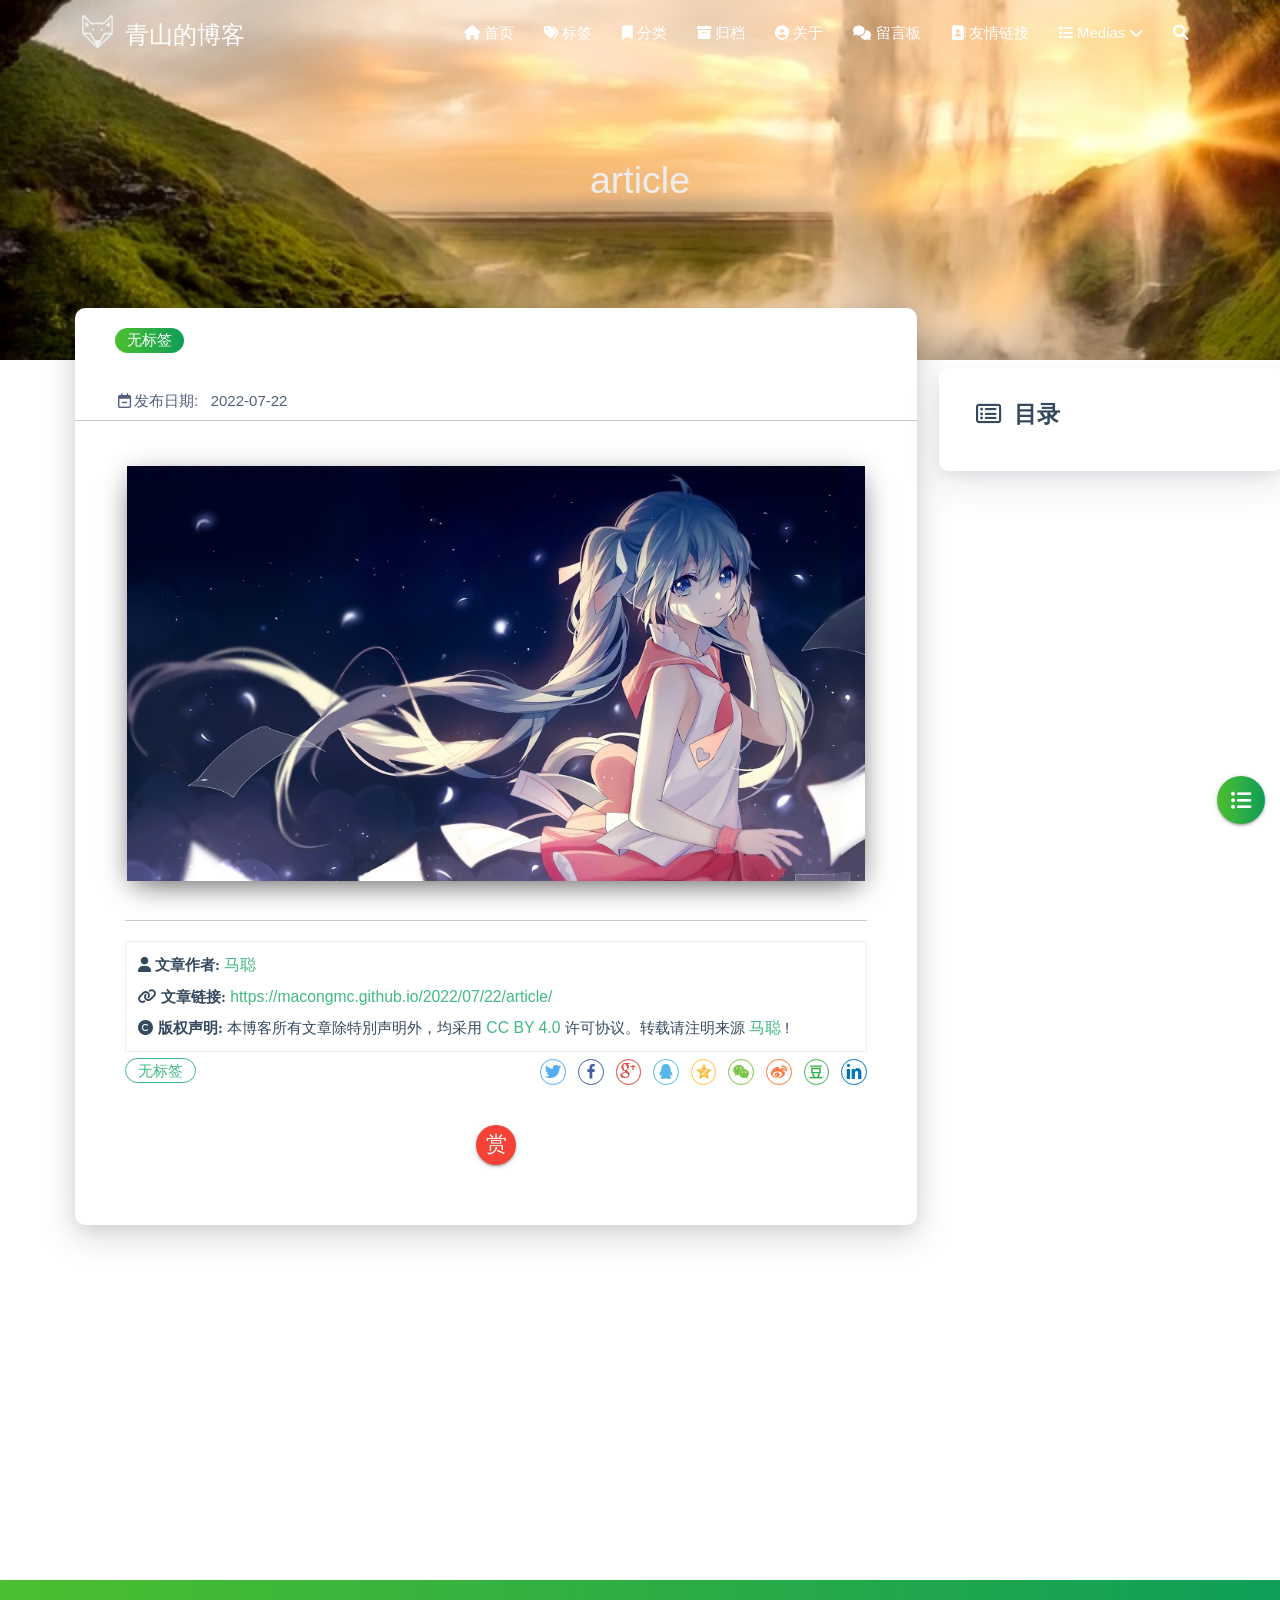
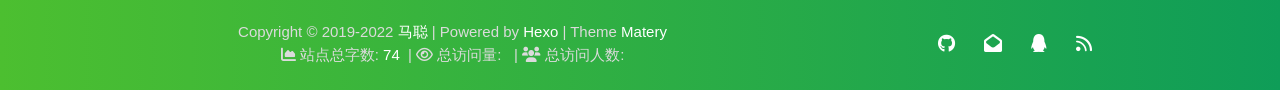
<file: 2022/07/22/article/index.html>
<!DOCTYPE HTML>
<html lang="zh-CN">


<head>
    <meta charset="utf-8">
    <meta name="keywords" content="article, 青山的博客">
    <meta name="description" content="
">
    <meta http-equiv="X-UA-Compatible" content="IE=edge">
    <meta name="viewport" content="width=device-width, initial-scale=1.0, user-scalable=no">
    <meta name="renderer" content="webkit|ie-stand|ie-comp">
    <meta name="mobile-web-app-capable" content="yes">
    <meta name="format-detection" content="telephone=no">
    <meta name="apple-mobile-web-app-capable" content="yes">
    <meta name="apple-mobile-web-app-status-bar-style" content="black-translucent">
    <meta name="referrer" content="no-referrer-when-downgrade">
    <!-- Global site tag (gtag.js) - Google Analytics -->


    

    <title>article | 青山的博客</title>
    <link rel="icon" type="image/png" href="/favicon.png">

    <link rel="stylesheet" type="text/css" href="/libs/awesome/css/all.min.css">
    <link rel="stylesheet" type="text/css" href="/libs/materialize/materialize.min.css">
    <link rel="stylesheet" type="text/css" href="/libs/aos/aos.css">
    <link rel="stylesheet" type="text/css" href="/libs/animate/animate.min.css">
    <link rel="stylesheet" type="text/css" href="/libs/lightGallery/css/lightgallery.min.css">
    <link rel="stylesheet" type="text/css" href="/css/matery.css">
    <link rel="stylesheet" type="text/css" href="/css/my.css">

    <script src="/libs/jquery/jquery-3.6.0.min.js"></script>

<meta name="generator" content="Hexo 6.2.0">
<style>.github-emoji { position: relative; display: inline-block; width: 1.2em; min-height: 1.2em; overflow: hidden; vertical-align: top; color: transparent; }  .github-emoji > span { position: relative; z-index: 10; }  .github-emoji img, .github-emoji .fancybox { margin: 0 !important; padding: 0 !important; border: none !important; outline: none !important; text-decoration: none !important; user-select: none !important; cursor: auto !important; }  .github-emoji img { height: 1.2em !important; width: 1.2em !important; position: absolute !important; left: 50% !important; top: 50% !important; transform: translate(-50%, -50%) !important; user-select: none !important; cursor: auto !important; } .github-emoji-fallback { color: inherit; } .github-emoji-fallback img { opacity: 0 !important; }</style>
<link rel="alternate" href="/atom.xml" title="青山的博客" type="application/atom+xml">
<link rel="stylesheet" href="/css/prism-tomorrow.css" type="text/css"></head>


<body>
    <header class="navbar-fixed">
    <nav id="headNav" class="bg-color nav-transparent">
        <div id="navContainer" class="nav-wrapper container">
            <div class="brand-logo">
                <a href="/" class="waves-effect waves-light">
                    
                    <img src="/medias/logo.png" class="logo-img" alt="LOGO">
                    
                    <span class="logo-span">青山的博客</span>
                </a>
            </div>
            

<a href="#" data-target="mobile-nav" class="sidenav-trigger button-collapse"><i class="fas fa-bars"></i></a>
<ul class="right nav-menu">
  
  <li class="hide-on-med-and-down nav-item">
    
    <a href="/" class="waves-effect waves-light">
      
      <i class="fas fa-home" style="zoom: 0.6;"></i>
      
      <span>首页</span>
    </a>
    
  </li>
  
  <li class="hide-on-med-and-down nav-item">
    
    <a href="/tags" class="waves-effect waves-light">
      
      <i class="fas fa-tags" style="zoom: 0.6;"></i>
      
      <span>标签</span>
    </a>
    
  </li>
  
  <li class="hide-on-med-and-down nav-item">
    
    <a href="/categories" class="waves-effect waves-light">
      
      <i class="fas fa-bookmark" style="zoom: 0.6;"></i>
      
      <span>分类</span>
    </a>
    
  </li>
  
  <li class="hide-on-med-and-down nav-item">
    
    <a href="/archives" class="waves-effect waves-light">
      
      <i class="fas fa-archive" style="zoom: 0.6;"></i>
      
      <span>归档</span>
    </a>
    
  </li>
  
  <li class="hide-on-med-and-down nav-item">
    
    <a href="/about" class="waves-effect waves-light">
      
      <i class="fas fa-user-circle" style="zoom: 0.6;"></i>
      
      <span>关于</span>
    </a>
    
  </li>
  
  <li class="hide-on-med-and-down nav-item">
    
    <a href="/contact" class="waves-effect waves-light">
      
      <i class="fas fa-comments" style="zoom: 0.6;"></i>
      
      <span>留言板</span>
    </a>
    
  </li>
  
  <li class="hide-on-med-and-down nav-item">
    
    <a href="/friends" class="waves-effect waves-light">
      
      <i class="fas fa-address-book" style="zoom: 0.6;"></i>
      
      <span>友情链接</span>
    </a>
    
  </li>
  
  <li class="hide-on-med-and-down nav-item">
    
    <a href="" class="waves-effect waves-light">

      
      <i class="fas fa-list" style="zoom: 0.6;"></i>
      
      <span>Medias</span>
      <i class="fas fa-chevron-down" aria-hidden="true" style="zoom: 0.6;"></i>
    </a>
    <ul class="sub-nav menus_item_child ">
      
      <li>
        <a href="/musics">
          
          <i class="fas fa-music" style="margin-top: -20px; zoom: 0.6;"></i>
          
          <span>Musics</span>
        </a>
      </li>
      
      <li>
        <a href="/movies">
          
          <i class="fas fa-film" style="margin-top: -20px; zoom: 0.6;"></i>
          
          <span>Movies</span>
        </a>
      </li>
      
      <li>
        <a href="/books">
          
          <i class="fas fa-book" style="margin-top: -20px; zoom: 0.6;"></i>
          
          <span>Books</span>
        </a>
      </li>
      
      <li>
        <a href="/galleries">
          
          <i class="fas fa-image" style="margin-top: -20px; zoom: 0.6;"></i>
          
          <span>Galleries</span>
        </a>
      </li>
      
    </ul>
    
  </li>
  
  <li>
    <a href="#searchModal" class="modal-trigger waves-effect waves-light">
      <i id="searchIcon" class="fas fa-search" title="搜索" style="zoom: 0.85;"></i>
    </a>
  </li>
</ul>


<div id="mobile-nav" class="side-nav sidenav">

    <div class="mobile-head bg-color">
        
        <img src="/medias/logo.png" class="logo-img circle responsive-img">
        
        <div class="logo-name">青山的博客</div>
        <div class="logo-desc">
            
            Never really desperate, only the lost of the soul.
            
        </div>
    </div>

    <ul class="menu-list mobile-menu-list">
        
        <li class="m-nav-item">
	  
		<a href="/" class="waves-effect waves-light">
			
			    <i class="fa-fw fas fa-home"></i>
			
			首页
		</a>
          
        </li>
        
        <li class="m-nav-item">
	  
		<a href="/tags" class="waves-effect waves-light">
			
			    <i class="fa-fw fas fa-tags"></i>
			
			标签
		</a>
          
        </li>
        
        <li class="m-nav-item">
	  
		<a href="/categories" class="waves-effect waves-light">
			
			    <i class="fa-fw fas fa-bookmark"></i>
			
			分类
		</a>
          
        </li>
        
        <li class="m-nav-item">
	  
		<a href="/archives" class="waves-effect waves-light">
			
			    <i class="fa-fw fas fa-archive"></i>
			
			归档
		</a>
          
        </li>
        
        <li class="m-nav-item">
	  
		<a href="/about" class="waves-effect waves-light">
			
			    <i class="fa-fw fas fa-user-circle"></i>
			
			关于
		</a>
          
        </li>
        
        <li class="m-nav-item">
	  
		<a href="/contact" class="waves-effect waves-light">
			
			    <i class="fa-fw fas fa-comments"></i>
			
			留言板
		</a>
          
        </li>
        
        <li class="m-nav-item">
	  
		<a href="/friends" class="waves-effect waves-light">
			
			    <i class="fa-fw fas fa-address-book"></i>
			
			友情链接
		</a>
          
        </li>
        
        <li class="m-nav-item">
	  
		<a href="javascript:;">
			
				<i class="fa-fw fas fa-list"></i>
			
			Medias
			<span class="m-icon"><i class="fas fa-chevron-right"></i></span>
		</a>
            <ul  style="background:  ;" >
              
                <li>

                  <a href="/musics " style="margin-left:75px">
				  
				   <i class="fa fas fa-music" style="position: absolute;left:50px" ></i>
			      
		          <span>Musics</span>
                  </a>
                </li>
              
                <li>

                  <a href="/movies " style="margin-left:75px">
				  
				   <i class="fa fas fa-film" style="position: absolute;left:50px" ></i>
			      
		          <span>Movies</span>
                  </a>
                </li>
              
                <li>

                  <a href="/books " style="margin-left:75px">
				  
				   <i class="fa fas fa-book" style="position: absolute;left:50px" ></i>
			      
		          <span>Books</span>
                  </a>
                </li>
              
                <li>

                  <a href="/galleries " style="margin-left:75px">
				  
				   <i class="fa fas fa-image" style="position: absolute;left:50px" ></i>
			      
		          <span>Galleries</span>
                  </a>
                </li>
              
            </ul>
          
        </li>
        
        
        <li><div class="divider"></div></li>
        <li>
            <a href="https://github.com/blinkfox/hexo-theme-matery" class="waves-effect waves-light" target="_blank">
                <i class="fab fa-github-square fa-fw"></i>Fork Me
            </a>
        </li>
        
    </ul>
</div>


        </div>

        
            <style>
    .nav-transparent .github-corner {
        display: none !important;
    }

    .github-corner {
        position: absolute;
        z-index: 10;
        top: 0;
        right: 0;
        border: 0;
        transform: scale(1.1);
    }

    .github-corner svg {
        color: #0f9d58;
        fill: #fff;
        height: 64px;
        width: 64px;
    }

    .github-corner:hover .octo-arm {
        animation: a 0.56s ease-in-out;
    }

    .github-corner .octo-arm {
        animation: none;
    }

    @keyframes a {
        0%,
        to {
            transform: rotate(0);
        }
        20%,
        60% {
            transform: rotate(-25deg);
        }
        40%,
        80% {
            transform: rotate(10deg);
        }
    }
</style>

<a href="https://github.com/blinkfox/hexo-theme-matery" class="github-corner tooltipped hide-on-med-and-down" target="_blank"
   data-tooltip="Fork Me" data-position="left" data-delay="50">
    <svg viewBox="0 0 250 250" aria-hidden="true">
        <path d="M0,0 L115,115 L130,115 L142,142 L250,250 L250,0 Z"></path>
        <path d="M128.3,109.0 C113.8,99.7 119.0,89.6 119.0,89.6 C122.0,82.7 120.5,78.6 120.5,78.6 C119.2,72.0 123.4,76.3 123.4,76.3 C127.3,80.9 125.5,87.3 125.5,87.3 C122.9,97.6 130.6,101.9 134.4,103.2"
              fill="currentColor" style="transform-origin: 130px 106px;" class="octo-arm"></path>
        <path d="M115.0,115.0 C114.9,115.1 118.7,116.5 119.8,115.4 L133.7,101.6 C136.9,99.2 139.9,98.4 142.2,98.6 C133.8,88.0 127.5,74.4 143.8,58.0 C148.5,53.4 154.0,51.2 159.7,51.0 C160.3,49.4 163.2,43.6 171.4,40.1 C171.4,40.1 176.1,42.5 178.8,56.2 C183.1,58.6 187.2,61.8 190.9,65.4 C194.5,69.0 197.7,73.2 200.1,77.6 C213.8,80.2 216.3,84.9 216.3,84.9 C212.7,93.1 206.9,96.0 205.4,96.6 C205.1,102.4 203.0,107.8 198.3,112.5 C181.9,128.9 168.3,122.5 157.7,114.1 C157.9,116.9 156.7,120.9 152.7,124.9 L141.0,136.5 C139.8,137.7 141.6,141.9 141.8,141.8 Z"
              fill="currentColor" class="octo-body"></path>
    </svg>
</a>
        
    </nav>

</header>

    



<div class="bg-cover pd-header post-cover" style="background-image: url('/medias/featureimages/10.jpg')">
    <div class="container" style="right: 0px;left: 0px;">
        <div class="row">
            <div class="col s12 m12 l12">
                <div class="brand">
                    <h1 class="description center-align post-title">article</h1>
                </div>
            </div>
        </div>
    </div>
</div>




<main class="post-container content">

    
    <link rel="stylesheet" href="/libs/tocbot/tocbot.css">
<style>
    #articleContent h1::before,
    #articleContent h2::before,
    #articleContent h3::before,
    #articleContent h4::before,
    #articleContent h5::before,
    #articleContent h6::before {
        display: block;
        content: " ";
        height: 100px;
        margin-top: -100px;
        visibility: hidden;
    }

    #articleContent :focus {
        outline: none;
    }

    .toc-fixed {
        position: fixed;
        top: 64px;
    }

    .toc-widget {
        width: 345px;
        padding-left: 20px;
    }

    .toc-widget .toc-title {
        padding: 35px 0 15px 17px;
        font-size: 1.5rem;
        font-weight: bold;
        line-height: 1.5rem;
    }

    .toc-widget ol {
        padding: 0;
        list-style: none;
    }

    #toc-content {
        padding-bottom: 30px;
        overflow: auto;
    }

    #toc-content ol {
        padding-left: 10px;
    }

    #toc-content ol li {
        padding-left: 10px;
    }

    #toc-content .toc-link:hover {
        color: #42b983;
        font-weight: 700;
        text-decoration: underline;
    }

    #toc-content .toc-link::before {
        background-color: transparent;
        max-height: 25px;

        position: absolute;
        right: 23.5vw;
        display: block;
    }

    #toc-content .is-active-link {
        color: #42b983;
    }

    #floating-toc-btn {
        position: fixed;
        right: 15px;
        bottom: 76px;
        padding-top: 15px;
        margin-bottom: 0;
        z-index: 998;
    }

    #floating-toc-btn .btn-floating {
        width: 48px;
        height: 48px;
    }

    #floating-toc-btn .btn-floating i {
        line-height: 48px;
        font-size: 1.4rem;
    }
</style>
<div class="row">
    <div id="main-content" class="col s12 m12 l9">
        <!-- 文章内容详情 -->
<div id="artDetail">
    <div class="card">
        <div class="card-content article-info">
            <div class="row tag-cate">
                <div class="col s7">
                    
                          <div class="article-tag">
                            <span class="chip bg-color">无标签</span>
                          </div>
                    
                </div>
                <div class="col s5 right-align">
                    
                </div>
            </div>

            <div class="post-info">
                
                <div class="post-date info-break-policy">
                    <i class="far fa-calendar-minus fa-fw"></i>发布日期:&nbsp;&nbsp;
                    2022-07-22
                </div>
                

                

                

                

                
            </div>
        </div>
        <hr class="clearfix">

        
        <!-- 是否加载使用自带的 prismjs. -->
        <link rel="stylesheet" href="/libs/prism/prism.min.css">
        

        

        <div class="card-content article-card-content">
            <div id="articleContent">
                <p><img src="/2022/07/22/article/001.jpg"></p>

                
            </div>
            <hr/>

            

    <div class="reprint" id="reprint-statement">
        
            <div class="reprint__author">
                <span class="reprint-meta" style="font-weight: bold;">
                    <i class="fas fa-user">
                        文章作者:
                    </i>
                </span>
                <span class="reprint-info">
                    <a href="/about" rel="external nofollow noreferrer">马聪</a>
                </span>
            </div>
            <div class="reprint__type">
                <span class="reprint-meta" style="font-weight: bold;">
                    <i class="fas fa-link">
                        文章链接:
                    </i>
                </span>
                <span class="reprint-info">
                    <a href="https://macongmc.github.io/2022/07/22/article/">https://macongmc.github.io/2022/07/22/article/</a>
                </span>
            </div>
            <div class="reprint__notice">
                <span class="reprint-meta" style="font-weight: bold;">
                    <i class="fas fa-copyright">
                        版权声明:
                    </i>
                </span>
                <span class="reprint-info">
                    本博客所有文章除特別声明外，均采用
                    <a href="https://creativecommons.org/licenses/by/4.0/deed.zh" rel="external nofollow noreferrer" target="_blank">CC BY 4.0</a>
                    许可协议。转载请注明来源
                    <a href="/about" target="_blank">马聪</a>
                    !
                </span>
            </div>
        
    </div>

    <script async defer>
      document.addEventListener("copy", function (e) {
        let toastHTML = '<span>复制成功，请遵循本文的转载规则</span><button class="btn-flat toast-action" onclick="navToReprintStatement()" style="font-size: smaller">查看</a>';
        M.toast({html: toastHTML})
      });

      function navToReprintStatement() {
        $("html, body").animate({scrollTop: $("#reprint-statement").offset().top - 80}, 800);
      }
    </script>



            <div class="tag_share" style="display: block;">
                <div class="post-meta__tag-list" style="display: inline-block;">
                    
                        <div class="article-tag">
                            <span class="chip bg-color">无标签</span>
                        </div>
                    
                </div>
                <div class="post_share" style="zoom: 80%; width: fit-content; display: inline-block; float: right; margin: -0.15rem 0;">
                    <link rel="stylesheet" type="text/css" href="/libs/share/css/share.min.css">
<div id="article-share">

    
    <div class="social-share" data-sites="twitter,facebook,google,qq,qzone,wechat,weibo,douban,linkedin" data-wechat-qrcode-helper="<p>微信扫一扫即可分享！</p>"></div>
    <script src="/libs/share/js/social-share.min.js"></script>
    

    

</div>

                </div>
            </div>
            
                <style>
    #reward {
        margin: 40px 0;
        text-align: center;
    }

    #reward .reward-link {
        font-size: 1.4rem;
        line-height: 38px;
    }

    #reward .btn-floating:hover {
        box-shadow: 0 6px 12px rgba(0, 0, 0, 0.2), 0 5px 15px rgba(0, 0, 0, 0.2);
    }

    #rewardModal {
        width: 320px;
        height: 350px;
    }

    #rewardModal .reward-title {
        margin: 15px auto;
        padding-bottom: 5px;
    }

    #rewardModal .modal-content {
        padding: 10px;
    }

    #rewardModal .close {
        position: absolute;
        right: 15px;
        top: 15px;
        color: rgba(0, 0, 0, 0.5);
        font-size: 1.3rem;
        line-height: 20px;
        cursor: pointer;
    }

    #rewardModal .close:hover {
        color: #ef5350;
        transform: scale(1.3);
        -moz-transform:scale(1.3);
        -webkit-transform:scale(1.3);
        -o-transform:scale(1.3);
    }

    #rewardModal .reward-tabs {
        margin: 0 auto;
        width: 210px;
    }

    .reward-tabs .tabs {
        height: 38px;
        margin: 10px auto;
        padding-left: 0;
    }

    .reward-content ul {
        padding-left: 0 !important;
    }

    .reward-tabs .tabs .tab {
        height: 38px;
        line-height: 38px;
    }

    .reward-tabs .tab a {
        color: #fff;
        background-color: #ccc;
    }

    .reward-tabs .tab a:hover {
        background-color: #ccc;
        color: #fff;
    }

    .reward-tabs .wechat-tab .active {
        color: #fff !important;
        background-color: #22AB38 !important;
    }

    .reward-tabs .alipay-tab .active {
        color: #fff !important;
        background-color: #019FE8 !important;
    }

    .reward-tabs .reward-img {
        width: 210px;
        height: 210px;
    }
</style>

<div id="reward">
    <a href="#rewardModal" class="reward-link modal-trigger btn-floating btn-medium waves-effect waves-light red">赏</a>

    <!-- Modal Structure -->
    <div id="rewardModal" class="modal">
        <div class="modal-content">
            <a class="close modal-close"><i class="fas fa-times"></i></a>
            <h4 class="reward-title">你的赏识是我前进的动力</h4>
            <div class="reward-content">
                <div class="reward-tabs">
                    <ul class="tabs row">
                        <li class="tab col s6 alipay-tab waves-effect waves-light"><a href="#alipay">支付宝</a></li>
                        <li class="tab col s6 wechat-tab waves-effect waves-light"><a href="#wechat">微 信</a></li>
                    </ul>
                    <div id="alipay">
                        <img src="/medias/reward/alipay.jpg" class="reward-img" alt="支付宝打赏二维码">
                    </div>
                    <div id="wechat">
                        <img src="/medias/reward/wechat.png" class="reward-img" alt="微信打赏二维码">
                    </div>
                </div>
            </div>
        </div>
    </div>
</div>

<script>
    $(function () {
        $('.tabs').tabs();
    });
</script>

            
        </div>
    </div>

    

    

    

    

    

    

    

    

    

    

<article id="prenext-posts" class="prev-next articles">
    <div class="row article-row">
        
        <div class="article col s12 m6" data-aos="fade-up">
            <div class="article-badge left-badge text-color">
                <i class="fas fa-chevron-left"></i>&nbsp;上一篇</div>
            <div class="card">
                <a href="/2022/07/22/text/">
                    <div class="card-image">
                        
                        
                        <img src="/medias/featureimages/21.jpg" class="responsive-img" alt="text">
                        
                        <span class="card-title">text</span>
                    </div>
                </a>
                <div class="card-content article-content">
                    <div class="summary block-with-text">
                        
                            
                        
                    </div>
                    <div class="publish-info">
                        <span class="publish-date">
                            <i class="far fa-clock fa-fw icon-date"></i>2022-07-22
                        </span>
                        <span class="publish-author">
                            
                            <i class="fas fa-user fa-fw"></i>
                            马聪
                            
                        </span>
                    </div>
                </div>
                
            </div>
        </div>
        
        
        <div class="article col s12 m6" data-aos="fade-up">
            <div class="article-badge right-badge text-color">
                下一篇&nbsp;<i class="fas fa-chevron-right"></i>
            </div>
            <div class="card">
                <a href="/2022/07/22/article-title/">
                    <div class="card-image">
                        
                        
                        <img src="/medias/featureimages/2.jpg" class="responsive-img" alt="article title">
                        
                        <span class="card-title">article title</span>
                    </div>
                </a>
                <div class="card-content article-content">
                    <div class="summary block-with-text">
                        
                            
                        
                    </div>
                    <div class="publish-info">
                            <span class="publish-date">
                                <i class="far fa-clock fa-fw icon-date"></i>2022-07-22
                            </span>
                        <span class="publish-author">
                            
                            <i class="fas fa-user fa-fw"></i>
                            马聪
                            
                        </span>
                    </div>
                </div>
                
            </div>
        </div>
        
    </div>
</article>

</div>



<!-- 代码块功能依赖 -->
<script type="text/javascript" src="/libs/codeBlock/codeBlockFuction.js"></script>


  <!-- 是否加载使用自带的 prismjs. -->
  <script type="text/javascript" src="/libs/prism/prism.min.js"></script>


<!-- 代码语言 -->

<script type="text/javascript" src="/libs/codeBlock/codeLang.js"></script>


<!-- 代码块复制 -->

<script type="text/javascript" src="/libs/codeBlock/codeCopy.js"></script>


<!-- 代码块收缩 -->

<script type="text/javascript" src="/libs/codeBlock/codeShrink.js"></script>



    </div>
    <div id="toc-aside" class="expanded col l3 hide-on-med-and-down">
        <div class="toc-widget card" style="background-color: white;">
            <div class="toc-title"><i class="far fa-list-alt"></i>&nbsp;&nbsp;目录</div>
            <div id="toc-content"></div>
        </div>
    </div>
</div>

<!-- TOC 悬浮按钮. -->

<div id="floating-toc-btn" class="hide-on-med-and-down">
    <a class="btn-floating btn-large bg-color">
        <i class="fas fa-list-ul"></i>
    </a>
</div>


<script src="/libs/tocbot/tocbot.min.js"></script>
<script>
    $(function () {
        tocbot.init({
            tocSelector: '#toc-content',
            contentSelector: '#articleContent',
            headingsOffset: -($(window).height() * 0.4 - 45),
            collapseDepth: Number('0'),
            headingSelector: 'h2, h3, h4'
        });

        // Set scroll toc fixed.
        let tocHeight = parseInt($(window).height() * 0.4 - 64);
        let $tocWidget = $('.toc-widget');
        $(window).scroll(function () {
            let scroll = $(window).scrollTop();
            /* add post toc fixed. */
            if (scroll > tocHeight) {
                $tocWidget.addClass('toc-fixed');
            } else {
                $tocWidget.removeClass('toc-fixed');
            }
        });

        
        /* 修复文章卡片 div 的宽度. */
        let fixPostCardWidth = function (srcId, targetId) {
            let srcDiv = $('#' + srcId);
            if (srcDiv.length === 0) {
                return;
            }

            let w = srcDiv.width();
            if (w >= 450) {
                w = w + 21;
            } else if (w >= 350 && w < 450) {
                w = w + 18;
            } else if (w >= 300 && w < 350) {
                w = w + 16;
            } else {
                w = w + 14;
            }
            $('#' + targetId).width(w);
        };

        // 切换TOC目录展开收缩的相关操作.
        const expandedClass = 'expanded';
        let $tocAside = $('#toc-aside');
        let $mainContent = $('#main-content');
        $('#floating-toc-btn .btn-floating').click(function () {
            if ($tocAside.hasClass(expandedClass)) {
                $tocAside.removeClass(expandedClass).hide();
                $mainContent.removeClass('l9');
            } else {
                $tocAside.addClass(expandedClass).show();
                $mainContent.addClass('l9');
            }
            fixPostCardWidth('artDetail', 'prenext-posts');
        });
        
    });
</script>

    

</main>




    <footer class="page-footer bg-color">
    
        <link rel="stylesheet" href="/libs/aplayer/APlayer.min.css">
<style>
    .aplayer .aplayer-lrc p {
        
        display: none;
        
        font-size: 12px;
        font-weight: 700;
        line-height: 16px !important;
    }

    .aplayer .aplayer-lrc p.aplayer-lrc-current {
        
        display: none;
        
        font-size: 15px;
        color: #42b983;
    }

    
    .aplayer.aplayer-fixed.aplayer-narrow .aplayer-body {
        left: -66px !important;
    }

    .aplayer.aplayer-fixed.aplayer-narrow .aplayer-body:hover {
        left: 0px !important;
    }

    
</style>
<div class="">
    
    <div class="row">
        <meting-js class="col l8 offset-l2 m10 offset-m1 s12"
                   server="netease"
                   type="playlist"
                   id="503838841"
                   fixed='true'
                   autoplay='false'
                   theme='#42b983'
                   loop='all'
                   order='random'
                   preload='auto'
                   volume='0.7'
                   list-folded='true'
        >
        </meting-js>
    </div>
</div>

<script src="/libs/aplayer/APlayer.min.js"></script>
<script src="/libs/aplayer/Meting.min.js"></script>

    

    <div class="container row center-align"
         style="margin-bottom: 0px !important;">
        <div class="col s12 m8 l8 copy-right">
            Copyright&nbsp;&copy;
            
                <span id="year">2019-2022</span>
            
            <a href="/about" target="_blank">马聪</a>
            |&nbsp;Powered by&nbsp;<a href="https://hexo.io/" target="_blank">Hexo</a>
            |&nbsp;Theme&nbsp;<a href="https://github.com/blinkfox/hexo-theme-matery" target="_blank">Matery</a>
            <br>
            
                &nbsp;<i class="fas fa-chart-area"></i>&nbsp;站点总字数:&nbsp;<span
                        class="white-color">74</span>
            
            
            
                
            
            
                <span id="busuanzi_container_site_pv">
                &nbsp;|&nbsp;<i class="far fa-eye"></i>&nbsp;总访问量:&nbsp;
                    <span id="busuanzi_value_site_pv" class="white-color"></span>
            </span>
            
            
                <span id="busuanzi_container_site_uv">
                &nbsp;|&nbsp;<i class="fas fa-users"></i>&nbsp;总访问人数:&nbsp;
                    <span id="busuanzi_value_site_uv" class="white-color"></span>
            </span>
            
            <br>

            <!-- 运行天数提醒. -->
            
            <br>
            
        </div>
        <div class="col s12 m4 l4 social-link social-statis">
    <a href="https://github.com/blinkfox" class="tooltipped" target="_blank" data-tooltip="访问我的GitHub" data-position="top" data-delay="50">
        <i class="fab fa-github"></i>
    </a>



    <a href="mailto:1181062873@qq.com" class="tooltipped" target="_blank" data-tooltip="邮件联系我" data-position="top" data-delay="50">
        <i class="fas fa-envelope-open"></i>
    </a>







    <a href="tencent://AddContact/?fromId=50&fromSubId=1&subcmd=all&uin=1181062873" class="tooltipped" target="_blank" data-tooltip="QQ联系我: 1181062873" data-position="top" data-delay="50">
        <i class="fab fa-qq"></i>
    </a>







    <a href="/atom.xml" class="tooltipped" target="_blank" data-tooltip="RSS 订阅" data-position="top" data-delay="50">
        <i class="fas fa-rss"></i>
    </a>

</div>
    </div>
</footer>

<div class="progress-bar"></div>


    <!-- 搜索遮罩框 -->
<div id="searchModal" class="modal">
    <div class="modal-content">
        <div class="search-header">
            <span class="title"><i class="fas fa-search"></i>&nbsp;&nbsp;搜索</span>
            <input type="search" id="searchInput" name="s" placeholder="请输入搜索的关键字"
                   class="search-input">
        </div>
        <div id="searchResult"></div>
    </div>
</div>

<script type="text/javascript">
$(function () {
    var searchFunc = function (path, search_id, content_id) {
        'use strict';
        $.ajax({
            url: path,
            dataType: "xml",
            success: function (xmlResponse) {
                // get the contents from search data
                var datas = $("entry", xmlResponse).map(function () {
                    return {
                        title: $("title", this).text(),
                        content: $("content", this).text(),
                        url: $("url", this).text()
                    };
                }).get();
                var $input = document.getElementById(search_id);
                var $resultContent = document.getElementById(content_id);
                $input.addEventListener('input', function () {
                    var str = '<ul class=\"search-result-list\">';
                    var keywords = this.value.trim().toLowerCase().split(/[\s\-]+/);
                    $resultContent.innerHTML = "";
                    if (this.value.trim().length <= 0) {
                        return;
                    }
                    // perform local searching
                    datas.forEach(function (data) {
                        var isMatch = true;
                        var data_title = data.title.trim().toLowerCase();
                        var data_content = data.content.trim().replace(/<[^>]+>/g, "").toLowerCase();
                        var data_url = data.url;
                        data_url = data_url.indexOf('/') === 0 ? data.url : '/' + data_url;
                        var index_title = -1;
                        var index_content = -1;
                        var first_occur = -1;
                        // only match artiles with not empty titles and contents
                        if (data_title !== '' && data_content !== '') {
                            keywords.forEach(function (keyword, i) {
                                index_title = data_title.indexOf(keyword);
                                index_content = data_content.indexOf(keyword);
                                if (index_title < 0 && index_content < 0) {
                                    isMatch = false;
                                } else {
                                    if (index_content < 0) {
                                        index_content = 0;
                                    }
                                    if (i === 0) {
                                        first_occur = index_content;
                                    }
                                }
                            });
                        }
                        // show search results
                        if (isMatch) {
                            str += "<li><a href='" + data_url + "' class='search-result-title'>" + data_title + "</a>";
                            var content = data.content.trim().replace(/<[^>]+>/g, "");
                            if (first_occur >= 0) {
                                // cut out 100 characters
                                var start = first_occur - 20;
                                var end = first_occur + 80;
                                if (start < 0) {
                                    start = 0;
                                }
                                if (start === 0) {
                                    end = 100;
                                }
                                if (end > content.length) {
                                    end = content.length;
                                }
                                var match_content = content.substr(start, end);
                                // highlight all keywords
                                keywords.forEach(function (keyword) {
                                    var regS = new RegExp(keyword, "gi");
                                    match_content = match_content.replace(regS, "<em class=\"search-keyword\">" + keyword + "</em>");
                                });

                                str += "<p class=\"search-result\">" + match_content + "...</p>"
                            }
                            str += "</li>";
                        }
                    });
                    str += "</ul>";
                    $resultContent.innerHTML = str;
                });
            }
        });
    };

    searchFunc('/search.xml', 'searchInput', 'searchResult');
});
</script>

    <!-- 回到顶部按钮 -->
<div id="backTop" class="top-scroll">
    <a class="btn-floating btn-large waves-effect waves-light" href="#!">
        <i class="fas fa-arrow-up"></i>
    </a>
</div>


    <script src="/libs/materialize/materialize.min.js"></script>
    <script src="/libs/masonry/masonry.pkgd.min.js"></script>
    <script src="/libs/aos/aos.js"></script>
    <script src="/libs/scrollprogress/scrollProgress.min.js"></script>
    <script src="/libs/lightGallery/js/lightgallery-all.min.js"></script>
    <script src="/js/matery.js"></script>

    

    

    <!-- 雪花特效 -->
    

    <!-- 鼠标星星特效 -->
    

     
        <script src="https://ssl.captcha.qq.com/TCaptcha.js"></script>
        <script src="/libs/others/TencentCaptcha.js"></script>
        <button id="TencentCaptcha" data-appid="xxxxxxxxxx" data-cbfn="callback" type="button" hidden></button>
    

    <!-- Baidu Analytics -->

    <!-- Baidu Push -->

<script>
    (function () {
        var bp = document.createElement('script');
        var curProtocol = window.location.protocol.split(':')[0];
        if (curProtocol === 'https') {
            bp.src = 'https://zz.bdstatic.com/linksubmit/push.js';
        } else {
            bp.src = 'http://push.zhanzhang.baidu.com/push.js';
        }
        var s = document.getElementsByTagName("script")[0];
        s.parentNode.insertBefore(bp, s);
    })();
</script>

    
    <script src="/libs/others/clicklove.js" async="async"></script>
    
    
    <script async src="/libs/others/busuanzi.pure.mini.js"></script>
    

    

    

    <!--腾讯兔小巢-->
    
    

    

    

    
    <script src="/libs/instantpage/instantpage.js" type="module"></script>
    

</body>

</html>
</file>
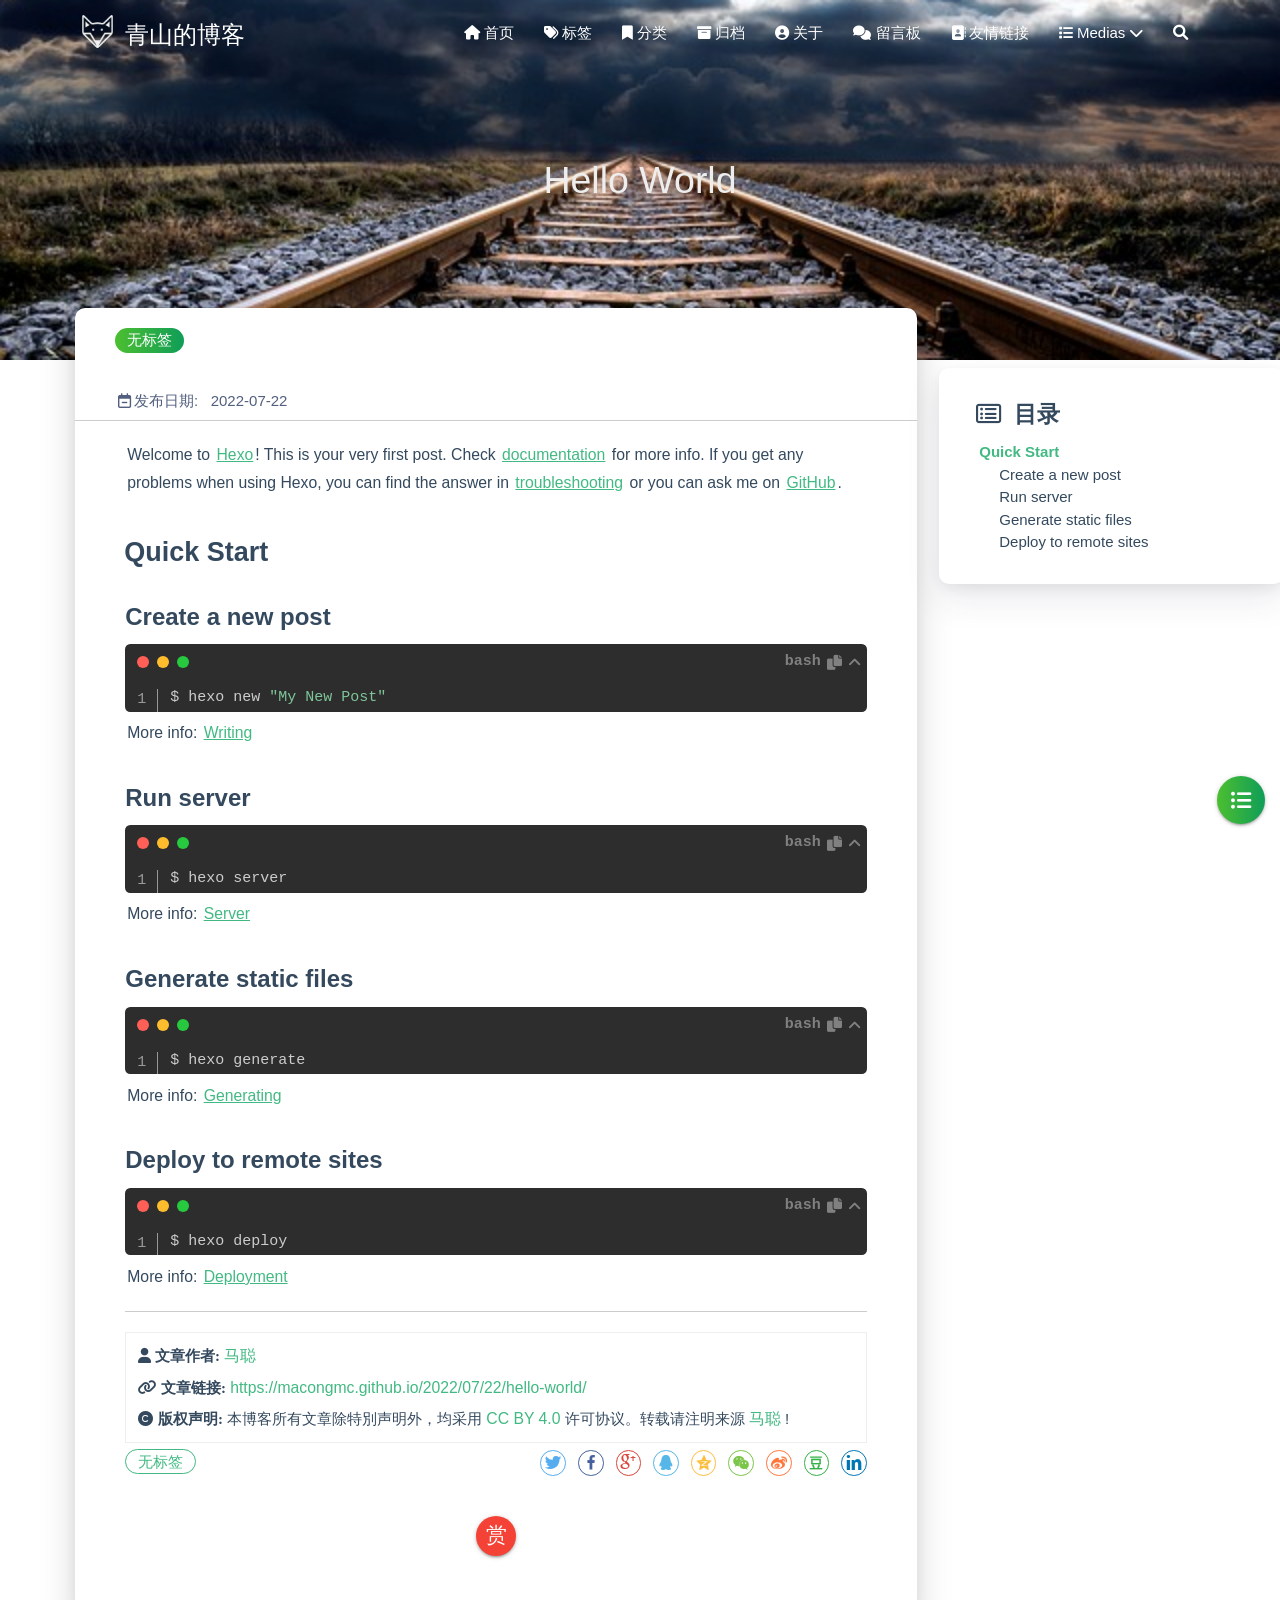
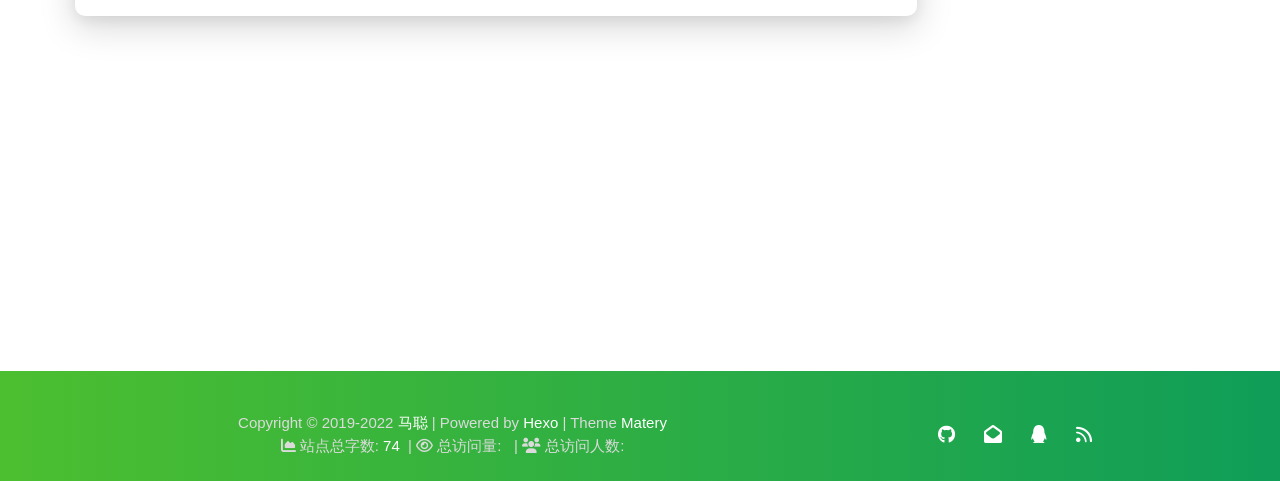
<file: 2022/07/22/hello-world/index.html>
<!DOCTYPE HTML>
<html lang="zh-CN">


<head>
    <meta charset="utf-8">
    <meta name="keywords" content="Hello World, 青山的博客">
    <meta name="description" content="Welcome to Hexo! This is your very first post. Check documentation for more info. If you get any problems when using Hex">
    <meta http-equiv="X-UA-Compatible" content="IE=edge">
    <meta name="viewport" content="width=device-width, initial-scale=1.0, user-scalable=no">
    <meta name="renderer" content="webkit|ie-stand|ie-comp">
    <meta name="mobile-web-app-capable" content="yes">
    <meta name="format-detection" content="telephone=no">
    <meta name="apple-mobile-web-app-capable" content="yes">
    <meta name="apple-mobile-web-app-status-bar-style" content="black-translucent">
    <meta name="referrer" content="no-referrer-when-downgrade">
    <!-- Global site tag (gtag.js) - Google Analytics -->


    

    <title>Hello World | 青山的博客</title>
    <link rel="icon" type="image/png" href="/favicon.png">

    <link rel="stylesheet" type="text/css" href="/libs/awesome/css/all.min.css">
    <link rel="stylesheet" type="text/css" href="/libs/materialize/materialize.min.css">
    <link rel="stylesheet" type="text/css" href="/libs/aos/aos.css">
    <link rel="stylesheet" type="text/css" href="/libs/animate/animate.min.css">
    <link rel="stylesheet" type="text/css" href="/libs/lightGallery/css/lightgallery.min.css">
    <link rel="stylesheet" type="text/css" href="/css/matery.css">
    <link rel="stylesheet" type="text/css" href="/css/my.css">

    <script src="/libs/jquery/jquery-3.6.0.min.js"></script>

<meta name="generator" content="Hexo 6.2.0">
<style>.github-emoji { position: relative; display: inline-block; width: 1.2em; min-height: 1.2em; overflow: hidden; vertical-align: top; color: transparent; }  .github-emoji > span { position: relative; z-index: 10; }  .github-emoji img, .github-emoji .fancybox { margin: 0 !important; padding: 0 !important; border: none !important; outline: none !important; text-decoration: none !important; user-select: none !important; cursor: auto !important; }  .github-emoji img { height: 1.2em !important; width: 1.2em !important; position: absolute !important; left: 50% !important; top: 50% !important; transform: translate(-50%, -50%) !important; user-select: none !important; cursor: auto !important; } .github-emoji-fallback { color: inherit; } .github-emoji-fallback img { opacity: 0 !important; }</style>
<link rel="alternate" href="/atom.xml" title="青山的博客" type="application/atom+xml">
<link rel="stylesheet" href="/css/prism-tomorrow.css" type="text/css"></head>


<body>
    <header class="navbar-fixed">
    <nav id="headNav" class="bg-color nav-transparent">
        <div id="navContainer" class="nav-wrapper container">
            <div class="brand-logo">
                <a href="/" class="waves-effect waves-light">
                    
                    <img src="/medias/logo.png" class="logo-img" alt="LOGO">
                    
                    <span class="logo-span">青山的博客</span>
                </a>
            </div>
            

<a href="#" data-target="mobile-nav" class="sidenav-trigger button-collapse"><i class="fas fa-bars"></i></a>
<ul class="right nav-menu">
  
  <li class="hide-on-med-and-down nav-item">
    
    <a href="/" class="waves-effect waves-light">
      
      <i class="fas fa-home" style="zoom: 0.6;"></i>
      
      <span>首页</span>
    </a>
    
  </li>
  
  <li class="hide-on-med-and-down nav-item">
    
    <a href="/tags" class="waves-effect waves-light">
      
      <i class="fas fa-tags" style="zoom: 0.6;"></i>
      
      <span>标签</span>
    </a>
    
  </li>
  
  <li class="hide-on-med-and-down nav-item">
    
    <a href="/categories" class="waves-effect waves-light">
      
      <i class="fas fa-bookmark" style="zoom: 0.6;"></i>
      
      <span>分类</span>
    </a>
    
  </li>
  
  <li class="hide-on-med-and-down nav-item">
    
    <a href="/archives" class="waves-effect waves-light">
      
      <i class="fas fa-archive" style="zoom: 0.6;"></i>
      
      <span>归档</span>
    </a>
    
  </li>
  
  <li class="hide-on-med-and-down nav-item">
    
    <a href="/about" class="waves-effect waves-light">
      
      <i class="fas fa-user-circle" style="zoom: 0.6;"></i>
      
      <span>关于</span>
    </a>
    
  </li>
  
  <li class="hide-on-med-and-down nav-item">
    
    <a href="/contact" class="waves-effect waves-light">
      
      <i class="fas fa-comments" style="zoom: 0.6;"></i>
      
      <span>留言板</span>
    </a>
    
  </li>
  
  <li class="hide-on-med-and-down nav-item">
    
    <a href="/friends" class="waves-effect waves-light">
      
      <i class="fas fa-address-book" style="zoom: 0.6;"></i>
      
      <span>友情链接</span>
    </a>
    
  </li>
  
  <li class="hide-on-med-and-down nav-item">
    
    <a href="" class="waves-effect waves-light">

      
      <i class="fas fa-list" style="zoom: 0.6;"></i>
      
      <span>Medias</span>
      <i class="fas fa-chevron-down" aria-hidden="true" style="zoom: 0.6;"></i>
    </a>
    <ul class="sub-nav menus_item_child ">
      
      <li>
        <a href="/musics">
          
          <i class="fas fa-music" style="margin-top: -20px; zoom: 0.6;"></i>
          
          <span>Musics</span>
        </a>
      </li>
      
      <li>
        <a href="/movies">
          
          <i class="fas fa-film" style="margin-top: -20px; zoom: 0.6;"></i>
          
          <span>Movies</span>
        </a>
      </li>
      
      <li>
        <a href="/books">
          
          <i class="fas fa-book" style="margin-top: -20px; zoom: 0.6;"></i>
          
          <span>Books</span>
        </a>
      </li>
      
      <li>
        <a href="/galleries">
          
          <i class="fas fa-image" style="margin-top: -20px; zoom: 0.6;"></i>
          
          <span>Galleries</span>
        </a>
      </li>
      
    </ul>
    
  </li>
  
  <li>
    <a href="#searchModal" class="modal-trigger waves-effect waves-light">
      <i id="searchIcon" class="fas fa-search" title="搜索" style="zoom: 0.85;"></i>
    </a>
  </li>
</ul>


<div id="mobile-nav" class="side-nav sidenav">

    <div class="mobile-head bg-color">
        
        <img src="/medias/logo.png" class="logo-img circle responsive-img">
        
        <div class="logo-name">青山的博客</div>
        <div class="logo-desc">
            
            Never really desperate, only the lost of the soul.
            
        </div>
    </div>

    <ul class="menu-list mobile-menu-list">
        
        <li class="m-nav-item">
	  
		<a href="/" class="waves-effect waves-light">
			
			    <i class="fa-fw fas fa-home"></i>
			
			首页
		</a>
          
        </li>
        
        <li class="m-nav-item">
	  
		<a href="/tags" class="waves-effect waves-light">
			
			    <i class="fa-fw fas fa-tags"></i>
			
			标签
		</a>
          
        </li>
        
        <li class="m-nav-item">
	  
		<a href="/categories" class="waves-effect waves-light">
			
			    <i class="fa-fw fas fa-bookmark"></i>
			
			分类
		</a>
          
        </li>
        
        <li class="m-nav-item">
	  
		<a href="/archives" class="waves-effect waves-light">
			
			    <i class="fa-fw fas fa-archive"></i>
			
			归档
		</a>
          
        </li>
        
        <li class="m-nav-item">
	  
		<a href="/about" class="waves-effect waves-light">
			
			    <i class="fa-fw fas fa-user-circle"></i>
			
			关于
		</a>
          
        </li>
        
        <li class="m-nav-item">
	  
		<a href="/contact" class="waves-effect waves-light">
			
			    <i class="fa-fw fas fa-comments"></i>
			
			留言板
		</a>
          
        </li>
        
        <li class="m-nav-item">
	  
		<a href="/friends" class="waves-effect waves-light">
			
			    <i class="fa-fw fas fa-address-book"></i>
			
			友情链接
		</a>
          
        </li>
        
        <li class="m-nav-item">
	  
		<a href="javascript:;">
			
				<i class="fa-fw fas fa-list"></i>
			
			Medias
			<span class="m-icon"><i class="fas fa-chevron-right"></i></span>
		</a>
            <ul  style="background:  ;" >
              
                <li>

                  <a href="/musics " style="margin-left:75px">
				  
				   <i class="fa fas fa-music" style="position: absolute;left:50px" ></i>
			      
		          <span>Musics</span>
                  </a>
                </li>
              
                <li>

                  <a href="/movies " style="margin-left:75px">
				  
				   <i class="fa fas fa-film" style="position: absolute;left:50px" ></i>
			      
		          <span>Movies</span>
                  </a>
                </li>
              
                <li>

                  <a href="/books " style="margin-left:75px">
				  
				   <i class="fa fas fa-book" style="position: absolute;left:50px" ></i>
			      
		          <span>Books</span>
                  </a>
                </li>
              
                <li>

                  <a href="/galleries " style="margin-left:75px">
				  
				   <i class="fa fas fa-image" style="position: absolute;left:50px" ></i>
			      
		          <span>Galleries</span>
                  </a>
                </li>
              
            </ul>
          
        </li>
        
        
        <li><div class="divider"></div></li>
        <li>
            <a href="https://github.com/blinkfox/hexo-theme-matery" class="waves-effect waves-light" target="_blank">
                <i class="fab fa-github-square fa-fw"></i>Fork Me
            </a>
        </li>
        
    </ul>
</div>


        </div>

        
            <style>
    .nav-transparent .github-corner {
        display: none !important;
    }

    .github-corner {
        position: absolute;
        z-index: 10;
        top: 0;
        right: 0;
        border: 0;
        transform: scale(1.1);
    }

    .github-corner svg {
        color: #0f9d58;
        fill: #fff;
        height: 64px;
        width: 64px;
    }

    .github-corner:hover .octo-arm {
        animation: a 0.56s ease-in-out;
    }

    .github-corner .octo-arm {
        animation: none;
    }

    @keyframes a {
        0%,
        to {
            transform: rotate(0);
        }
        20%,
        60% {
            transform: rotate(-25deg);
        }
        40%,
        80% {
            transform: rotate(10deg);
        }
    }
</style>

<a href="https://github.com/blinkfox/hexo-theme-matery" class="github-corner tooltipped hide-on-med-and-down" target="_blank"
   data-tooltip="Fork Me" data-position="left" data-delay="50">
    <svg viewBox="0 0 250 250" aria-hidden="true">
        <path d="M0,0 L115,115 L130,115 L142,142 L250,250 L250,0 Z"></path>
        <path d="M128.3,109.0 C113.8,99.7 119.0,89.6 119.0,89.6 C122.0,82.7 120.5,78.6 120.5,78.6 C119.2,72.0 123.4,76.3 123.4,76.3 C127.3,80.9 125.5,87.3 125.5,87.3 C122.9,97.6 130.6,101.9 134.4,103.2"
              fill="currentColor" style="transform-origin: 130px 106px;" class="octo-arm"></path>
        <path d="M115.0,115.0 C114.9,115.1 118.7,116.5 119.8,115.4 L133.7,101.6 C136.9,99.2 139.9,98.4 142.2,98.6 C133.8,88.0 127.5,74.4 143.8,58.0 C148.5,53.4 154.0,51.2 159.7,51.0 C160.3,49.4 163.2,43.6 171.4,40.1 C171.4,40.1 176.1,42.5 178.8,56.2 C183.1,58.6 187.2,61.8 190.9,65.4 C194.5,69.0 197.7,73.2 200.1,77.6 C213.8,80.2 216.3,84.9 216.3,84.9 C212.7,93.1 206.9,96.0 205.4,96.6 C205.1,102.4 203.0,107.8 198.3,112.5 C181.9,128.9 168.3,122.5 157.7,114.1 C157.9,116.9 156.7,120.9 152.7,124.9 L141.0,136.5 C139.8,137.7 141.6,141.9 141.8,141.8 Z"
              fill="currentColor" class="octo-body"></path>
    </svg>
</a>
        
    </nav>

</header>

    



<div class="bg-cover pd-header post-cover" style="background-image: url('/medias/featureimages/12.jpg')">
    <div class="container" style="right: 0px;left: 0px;">
        <div class="row">
            <div class="col s12 m12 l12">
                <div class="brand">
                    <h1 class="description center-align post-title">Hello World</h1>
                </div>
            </div>
        </div>
    </div>
</div>




<main class="post-container content">

    
    <link rel="stylesheet" href="/libs/tocbot/tocbot.css">
<style>
    #articleContent h1::before,
    #articleContent h2::before,
    #articleContent h3::before,
    #articleContent h4::before,
    #articleContent h5::before,
    #articleContent h6::before {
        display: block;
        content: " ";
        height: 100px;
        margin-top: -100px;
        visibility: hidden;
    }

    #articleContent :focus {
        outline: none;
    }

    .toc-fixed {
        position: fixed;
        top: 64px;
    }

    .toc-widget {
        width: 345px;
        padding-left: 20px;
    }

    .toc-widget .toc-title {
        padding: 35px 0 15px 17px;
        font-size: 1.5rem;
        font-weight: bold;
        line-height: 1.5rem;
    }

    .toc-widget ol {
        padding: 0;
        list-style: none;
    }

    #toc-content {
        padding-bottom: 30px;
        overflow: auto;
    }

    #toc-content ol {
        padding-left: 10px;
    }

    #toc-content ol li {
        padding-left: 10px;
    }

    #toc-content .toc-link:hover {
        color: #42b983;
        font-weight: 700;
        text-decoration: underline;
    }

    #toc-content .toc-link::before {
        background-color: transparent;
        max-height: 25px;

        position: absolute;
        right: 23.5vw;
        display: block;
    }

    #toc-content .is-active-link {
        color: #42b983;
    }

    #floating-toc-btn {
        position: fixed;
        right: 15px;
        bottom: 76px;
        padding-top: 15px;
        margin-bottom: 0;
        z-index: 998;
    }

    #floating-toc-btn .btn-floating {
        width: 48px;
        height: 48px;
    }

    #floating-toc-btn .btn-floating i {
        line-height: 48px;
        font-size: 1.4rem;
    }
</style>
<div class="row">
    <div id="main-content" class="col s12 m12 l9">
        <!-- 文章内容详情 -->
<div id="artDetail">
    <div class="card">
        <div class="card-content article-info">
            <div class="row tag-cate">
                <div class="col s7">
                    
                          <div class="article-tag">
                            <span class="chip bg-color">无标签</span>
                          </div>
                    
                </div>
                <div class="col s5 right-align">
                    
                </div>
            </div>

            <div class="post-info">
                
                <div class="post-date info-break-policy">
                    <i class="far fa-calendar-minus fa-fw"></i>发布日期:&nbsp;&nbsp;
                    2022-07-22
                </div>
                

                

                

                

                
            </div>
        </div>
        <hr class="clearfix">

        
        <!-- 是否加载使用自带的 prismjs. -->
        <link rel="stylesheet" href="/libs/prism/prism.min.css">
        

        

        <div class="card-content article-card-content">
            <div id="articleContent">
                <p>Welcome to <a target="_blank" rel="noopener" href="https://hexo.io/">Hexo</a>! This is your very first post. Check <a target="_blank" rel="noopener" href="https://hexo.io/docs/">documentation</a> for more info. If you get any problems when using Hexo, you can find the answer in <a target="_blank" rel="noopener" href="https://hexo.io/docs/troubleshooting.html">troubleshooting</a> or you can ask me on <a target="_blank" rel="noopener" href="https://github.com/hexojs/hexo/issues">GitHub</a>.</p>
<h2 id="Quick-Start"><a href="#Quick-Start" class="headerlink" title="Quick Start"></a>Quick Start</h2><h3 id="Create-a-new-post"><a href="#Create-a-new-post" class="headerlink" title="Create a new post"></a>Create a new post</h3><pre class="line-numbers language-bash" data-language="bash"><code class="language-bash">$ hexo new "My New Post"<span aria-hidden="true" class="line-numbers-rows"><span></span></span></code></pre>

<p>More info: <a target="_blank" rel="noopener" href="https://hexo.io/docs/writing.html">Writing</a></p>
<h3 id="Run-server"><a href="#Run-server" class="headerlink" title="Run server"></a>Run server</h3><pre class="line-numbers language-bash" data-language="bash"><code class="language-bash">$ hexo server<span aria-hidden="true" class="line-numbers-rows"><span></span></span></code></pre>

<p>More info: <a target="_blank" rel="noopener" href="https://hexo.io/docs/server.html">Server</a></p>
<h3 id="Generate-static-files"><a href="#Generate-static-files" class="headerlink" title="Generate static files"></a>Generate static files</h3><pre class="line-numbers language-bash" data-language="bash"><code class="language-bash">$ hexo generate<span aria-hidden="true" class="line-numbers-rows"><span></span></span></code></pre>

<p>More info: <a target="_blank" rel="noopener" href="https://hexo.io/docs/generating.html">Generating</a></p>
<h3 id="Deploy-to-remote-sites"><a href="#Deploy-to-remote-sites" class="headerlink" title="Deploy to remote sites"></a>Deploy to remote sites</h3><pre class="line-numbers language-bash" data-language="bash"><code class="language-bash">$ hexo deploy<span aria-hidden="true" class="line-numbers-rows"><span></span></span></code></pre>

<p>More info: <a target="_blank" rel="noopener" href="https://hexo.io/docs/one-command-deployment.html">Deployment</a></p>

                
            </div>
            <hr/>

            

    <div class="reprint" id="reprint-statement">
        
            <div class="reprint__author">
                <span class="reprint-meta" style="font-weight: bold;">
                    <i class="fas fa-user">
                        文章作者:
                    </i>
                </span>
                <span class="reprint-info">
                    <a href="/about" rel="external nofollow noreferrer">马聪</a>
                </span>
            </div>
            <div class="reprint__type">
                <span class="reprint-meta" style="font-weight: bold;">
                    <i class="fas fa-link">
                        文章链接:
                    </i>
                </span>
                <span class="reprint-info">
                    <a href="https://macongmc.github.io/2022/07/22/hello-world/">https://macongmc.github.io/2022/07/22/hello-world/</a>
                </span>
            </div>
            <div class="reprint__notice">
                <span class="reprint-meta" style="font-weight: bold;">
                    <i class="fas fa-copyright">
                        版权声明:
                    </i>
                </span>
                <span class="reprint-info">
                    本博客所有文章除特別声明外，均采用
                    <a href="https://creativecommons.org/licenses/by/4.0/deed.zh" rel="external nofollow noreferrer" target="_blank">CC BY 4.0</a>
                    许可协议。转载请注明来源
                    <a href="/about" target="_blank">马聪</a>
                    !
                </span>
            </div>
        
    </div>

    <script async defer>
      document.addEventListener("copy", function (e) {
        let toastHTML = '<span>复制成功，请遵循本文的转载规则</span><button class="btn-flat toast-action" onclick="navToReprintStatement()" style="font-size: smaller">查看</a>';
        M.toast({html: toastHTML})
      });

      function navToReprintStatement() {
        $("html, body").animate({scrollTop: $("#reprint-statement").offset().top - 80}, 800);
      }
    </script>



            <div class="tag_share" style="display: block;">
                <div class="post-meta__tag-list" style="display: inline-block;">
                    
                        <div class="article-tag">
                            <span class="chip bg-color">无标签</span>
                        </div>
                    
                </div>
                <div class="post_share" style="zoom: 80%; width: fit-content; display: inline-block; float: right; margin: -0.15rem 0;">
                    <link rel="stylesheet" type="text/css" href="/libs/share/css/share.min.css">
<div id="article-share">

    
    <div class="social-share" data-sites="twitter,facebook,google,qq,qzone,wechat,weibo,douban,linkedin" data-wechat-qrcode-helper="<p>微信扫一扫即可分享！</p>"></div>
    <script src="/libs/share/js/social-share.min.js"></script>
    

    

</div>

                </div>
            </div>
            
                <style>
    #reward {
        margin: 40px 0;
        text-align: center;
    }

    #reward .reward-link {
        font-size: 1.4rem;
        line-height: 38px;
    }

    #reward .btn-floating:hover {
        box-shadow: 0 6px 12px rgba(0, 0, 0, 0.2), 0 5px 15px rgba(0, 0, 0, 0.2);
    }

    #rewardModal {
        width: 320px;
        height: 350px;
    }

    #rewardModal .reward-title {
        margin: 15px auto;
        padding-bottom: 5px;
    }

    #rewardModal .modal-content {
        padding: 10px;
    }

    #rewardModal .close {
        position: absolute;
        right: 15px;
        top: 15px;
        color: rgba(0, 0, 0, 0.5);
        font-size: 1.3rem;
        line-height: 20px;
        cursor: pointer;
    }

    #rewardModal .close:hover {
        color: #ef5350;
        transform: scale(1.3);
        -moz-transform:scale(1.3);
        -webkit-transform:scale(1.3);
        -o-transform:scale(1.3);
    }

    #rewardModal .reward-tabs {
        margin: 0 auto;
        width: 210px;
    }

    .reward-tabs .tabs {
        height: 38px;
        margin: 10px auto;
        padding-left: 0;
    }

    .reward-content ul {
        padding-left: 0 !important;
    }

    .reward-tabs .tabs .tab {
        height: 38px;
        line-height: 38px;
    }

    .reward-tabs .tab a {
        color: #fff;
        background-color: #ccc;
    }

    .reward-tabs .tab a:hover {
        background-color: #ccc;
        color: #fff;
    }

    .reward-tabs .wechat-tab .active {
        color: #fff !important;
        background-color: #22AB38 !important;
    }

    .reward-tabs .alipay-tab .active {
        color: #fff !important;
        background-color: #019FE8 !important;
    }

    .reward-tabs .reward-img {
        width: 210px;
        height: 210px;
    }
</style>

<div id="reward">
    <a href="#rewardModal" class="reward-link modal-trigger btn-floating btn-medium waves-effect waves-light red">赏</a>

    <!-- Modal Structure -->
    <div id="rewardModal" class="modal">
        <div class="modal-content">
            <a class="close modal-close"><i class="fas fa-times"></i></a>
            <h4 class="reward-title">你的赏识是我前进的动力</h4>
            <div class="reward-content">
                <div class="reward-tabs">
                    <ul class="tabs row">
                        <li class="tab col s6 alipay-tab waves-effect waves-light"><a href="#alipay">支付宝</a></li>
                        <li class="tab col s6 wechat-tab waves-effect waves-light"><a href="#wechat">微 信</a></li>
                    </ul>
                    <div id="alipay">
                        <img src="/medias/reward/alipay.jpg" class="reward-img" alt="支付宝打赏二维码">
                    </div>
                    <div id="wechat">
                        <img src="/medias/reward/wechat.png" class="reward-img" alt="微信打赏二维码">
                    </div>
                </div>
            </div>
        </div>
    </div>
</div>

<script>
    $(function () {
        $('.tabs').tabs();
    });
</script>

            
        </div>
    </div>

    

    

    

    

    

    

    

    

    

    

<article id="prenext-posts" class="prev-next articles">
    <div class="row article-row">
        
        <div class="article col s12 m6" data-aos="fade-up">
            <div class="article-badge left-badge text-color">
                <i class="fas fa-chevron-left"></i>&nbsp;上一篇</div>
            <div class="card">
                <a href="/2022/07/22/article-title/">
                    <div class="card-image">
                        
                        
                        <img src="/medias/featureimages/2.jpg" class="responsive-img" alt="article title">
                        
                        <span class="card-title">article title</span>
                    </div>
                </a>
                <div class="card-content article-content">
                    <div class="summary block-with-text">
                        
                            
                        
                    </div>
                    <div class="publish-info">
                        <span class="publish-date">
                            <i class="far fa-clock fa-fw icon-date"></i>2022-07-22
                        </span>
                        <span class="publish-author">
                            
                            <i class="fas fa-user fa-fw"></i>
                            马聪
                            
                        </span>
                    </div>
                </div>
                
            </div>
        </div>
        
        
        <div class="article col s12 m6" data-aos="fade-up">
            <div class="article-badge right-badge text-color">
                本篇&nbsp;<i class="far fa-dot-circle"></i>
            </div>
            <div class="card">
                <a href="/2022/07/22/hello-world/">
                    <div class="card-image">
                        
                        
                        <img src="/medias/featureimages/12.jpg" class="responsive-img" alt="Hello World">
                        
                        <span class="card-title">Hello World</span>
                    </div>
                </a>
                <div class="card-content article-content">
                    <div class="summary block-with-text">
                        
                            
                        
                    </div>
                    <div class="publish-info">
                            <span class="publish-date">
                                <i class="far fa-clock fa-fw icon-date"></i>2022-07-22
                            </span>
                        <span class="publish-author">
                            
                            <i class="fas fa-user fa-fw"></i>
                            马聪
                            
                        </span>
                    </div>
                </div>

                
            </div>
        </div>
        
    </div>
</article>

</div>



<!-- 代码块功能依赖 -->
<script type="text/javascript" src="/libs/codeBlock/codeBlockFuction.js"></script>


  <!-- 是否加载使用自带的 prismjs. -->
  <script type="text/javascript" src="/libs/prism/prism.min.js"></script>


<!-- 代码语言 -->

<script type="text/javascript" src="/libs/codeBlock/codeLang.js"></script>


<!-- 代码块复制 -->

<script type="text/javascript" src="/libs/codeBlock/codeCopy.js"></script>


<!-- 代码块收缩 -->

<script type="text/javascript" src="/libs/codeBlock/codeShrink.js"></script>



    </div>
    <div id="toc-aside" class="expanded col l3 hide-on-med-and-down">
        <div class="toc-widget card" style="background-color: white;">
            <div class="toc-title"><i class="far fa-list-alt"></i>&nbsp;&nbsp;目录</div>
            <div id="toc-content"></div>
        </div>
    </div>
</div>

<!-- TOC 悬浮按钮. -->

<div id="floating-toc-btn" class="hide-on-med-and-down">
    <a class="btn-floating btn-large bg-color">
        <i class="fas fa-list-ul"></i>
    </a>
</div>


<script src="/libs/tocbot/tocbot.min.js"></script>
<script>
    $(function () {
        tocbot.init({
            tocSelector: '#toc-content',
            contentSelector: '#articleContent',
            headingsOffset: -($(window).height() * 0.4 - 45),
            collapseDepth: Number('0'),
            headingSelector: 'h2, h3, h4'
        });

        // Set scroll toc fixed.
        let tocHeight = parseInt($(window).height() * 0.4 - 64);
        let $tocWidget = $('.toc-widget');
        $(window).scroll(function () {
            let scroll = $(window).scrollTop();
            /* add post toc fixed. */
            if (scroll > tocHeight) {
                $tocWidget.addClass('toc-fixed');
            } else {
                $tocWidget.removeClass('toc-fixed');
            }
        });

        
        /* 修复文章卡片 div 的宽度. */
        let fixPostCardWidth = function (srcId, targetId) {
            let srcDiv = $('#' + srcId);
            if (srcDiv.length === 0) {
                return;
            }

            let w = srcDiv.width();
            if (w >= 450) {
                w = w + 21;
            } else if (w >= 350 && w < 450) {
                w = w + 18;
            } else if (w >= 300 && w < 350) {
                w = w + 16;
            } else {
                w = w + 14;
            }
            $('#' + targetId).width(w);
        };

        // 切换TOC目录展开收缩的相关操作.
        const expandedClass = 'expanded';
        let $tocAside = $('#toc-aside');
        let $mainContent = $('#main-content');
        $('#floating-toc-btn .btn-floating').click(function () {
            if ($tocAside.hasClass(expandedClass)) {
                $tocAside.removeClass(expandedClass).hide();
                $mainContent.removeClass('l9');
            } else {
                $tocAside.addClass(expandedClass).show();
                $mainContent.addClass('l9');
            }
            fixPostCardWidth('artDetail', 'prenext-posts');
        });
        
    });
</script>

    

</main>




    <footer class="page-footer bg-color">
    
        <link rel="stylesheet" href="/libs/aplayer/APlayer.min.css">
<style>
    .aplayer .aplayer-lrc p {
        
        display: none;
        
        font-size: 12px;
        font-weight: 700;
        line-height: 16px !important;
    }

    .aplayer .aplayer-lrc p.aplayer-lrc-current {
        
        display: none;
        
        font-size: 15px;
        color: #42b983;
    }

    
    .aplayer.aplayer-fixed.aplayer-narrow .aplayer-body {
        left: -66px !important;
    }

    .aplayer.aplayer-fixed.aplayer-narrow .aplayer-body:hover {
        left: 0px !important;
    }

    
</style>
<div class="">
    
    <div class="row">
        <meting-js class="col l8 offset-l2 m10 offset-m1 s12"
                   server="netease"
                   type="playlist"
                   id="503838841"
                   fixed='true'
                   autoplay='false'
                   theme='#42b983'
                   loop='all'
                   order='random'
                   preload='auto'
                   volume='0.7'
                   list-folded='true'
        >
        </meting-js>
    </div>
</div>

<script src="/libs/aplayer/APlayer.min.js"></script>
<script src="/libs/aplayer/Meting.min.js"></script>

    

    <div class="container row center-align"
         style="margin-bottom: 0px !important;">
        <div class="col s12 m8 l8 copy-right">
            Copyright&nbsp;&copy;
            
                <span id="year">2019-2022</span>
            
            <a href="/about" target="_blank">马聪</a>
            |&nbsp;Powered by&nbsp;<a href="https://hexo.io/" target="_blank">Hexo</a>
            |&nbsp;Theme&nbsp;<a href="https://github.com/blinkfox/hexo-theme-matery" target="_blank">Matery</a>
            <br>
            
                &nbsp;<i class="fas fa-chart-area"></i>&nbsp;站点总字数:&nbsp;<span
                        class="white-color">74</span>
            
            
            
                
            
            
                <span id="busuanzi_container_site_pv">
                &nbsp;|&nbsp;<i class="far fa-eye"></i>&nbsp;总访问量:&nbsp;
                    <span id="busuanzi_value_site_pv" class="white-color"></span>
            </span>
            
            
                <span id="busuanzi_container_site_uv">
                &nbsp;|&nbsp;<i class="fas fa-users"></i>&nbsp;总访问人数:&nbsp;
                    <span id="busuanzi_value_site_uv" class="white-color"></span>
            </span>
            
            <br>

            <!-- 运行天数提醒. -->
            
            <br>
            
        </div>
        <div class="col s12 m4 l4 social-link social-statis">
    <a href="https://github.com/blinkfox" class="tooltipped" target="_blank" data-tooltip="访问我的GitHub" data-position="top" data-delay="50">
        <i class="fab fa-github"></i>
    </a>



    <a href="mailto:1181062873@qq.com" class="tooltipped" target="_blank" data-tooltip="邮件联系我" data-position="top" data-delay="50">
        <i class="fas fa-envelope-open"></i>
    </a>







    <a href="tencent://AddContact/?fromId=50&fromSubId=1&subcmd=all&uin=1181062873" class="tooltipped" target="_blank" data-tooltip="QQ联系我: 1181062873" data-position="top" data-delay="50">
        <i class="fab fa-qq"></i>
    </a>







    <a href="/atom.xml" class="tooltipped" target="_blank" data-tooltip="RSS 订阅" data-position="top" data-delay="50">
        <i class="fas fa-rss"></i>
    </a>

</div>
    </div>
</footer>

<div class="progress-bar"></div>


    <!-- 搜索遮罩框 -->
<div id="searchModal" class="modal">
    <div class="modal-content">
        <div class="search-header">
            <span class="title"><i class="fas fa-search"></i>&nbsp;&nbsp;搜索</span>
            <input type="search" id="searchInput" name="s" placeholder="请输入搜索的关键字"
                   class="search-input">
        </div>
        <div id="searchResult"></div>
    </div>
</div>

<script type="text/javascript">
$(function () {
    var searchFunc = function (path, search_id, content_id) {
        'use strict';
        $.ajax({
            url: path,
            dataType: "xml",
            success: function (xmlResponse) {
                // get the contents from search data
                var datas = $("entry", xmlResponse).map(function () {
                    return {
                        title: $("title", this).text(),
                        content: $("content", this).text(),
                        url: $("url", this).text()
                    };
                }).get();
                var $input = document.getElementById(search_id);
                var $resultContent = document.getElementById(content_id);
                $input.addEventListener('input', function () {
                    var str = '<ul class=\"search-result-list\">';
                    var keywords = this.value.trim().toLowerCase().split(/[\s\-]+/);
                    $resultContent.innerHTML = "";
                    if (this.value.trim().length <= 0) {
                        return;
                    }
                    // perform local searching
                    datas.forEach(function (data) {
                        var isMatch = true;
                        var data_title = data.title.trim().toLowerCase();
                        var data_content = data.content.trim().replace(/<[^>]+>/g, "").toLowerCase();
                        var data_url = data.url;
                        data_url = data_url.indexOf('/') === 0 ? data.url : '/' + data_url;
                        var index_title = -1;
                        var index_content = -1;
                        var first_occur = -1;
                        // only match artiles with not empty titles and contents
                        if (data_title !== '' && data_content !== '') {
                            keywords.forEach(function (keyword, i) {
                                index_title = data_title.indexOf(keyword);
                                index_content = data_content.indexOf(keyword);
                                if (index_title < 0 && index_content < 0) {
                                    isMatch = false;
                                } else {
                                    if (index_content < 0) {
                                        index_content = 0;
                                    }
                                    if (i === 0) {
                                        first_occur = index_content;
                                    }
                                }
                            });
                        }
                        // show search results
                        if (isMatch) {
                            str += "<li><a href='" + data_url + "' class='search-result-title'>" + data_title + "</a>";
                            var content = data.content.trim().replace(/<[^>]+>/g, "");
                            if (first_occur >= 0) {
                                // cut out 100 characters
                                var start = first_occur - 20;
                                var end = first_occur + 80;
                                if (start < 0) {
                                    start = 0;
                                }
                                if (start === 0) {
                                    end = 100;
                                }
                                if (end > content.length) {
                                    end = content.length;
                                }
                                var match_content = content.substr(start, end);
                                // highlight all keywords
                                keywords.forEach(function (keyword) {
                                    var regS = new RegExp(keyword, "gi");
                                    match_content = match_content.replace(regS, "<em class=\"search-keyword\">" + keyword + "</em>");
                                });

                                str += "<p class=\"search-result\">" + match_content + "...</p>"
                            }
                            str += "</li>";
                        }
                    });
                    str += "</ul>";
                    $resultContent.innerHTML = str;
                });
            }
        });
    };

    searchFunc('/search.xml', 'searchInput', 'searchResult');
});
</script>

    <!-- 回到顶部按钮 -->
<div id="backTop" class="top-scroll">
    <a class="btn-floating btn-large waves-effect waves-light" href="#!">
        <i class="fas fa-arrow-up"></i>
    </a>
</div>


    <script src="/libs/materialize/materialize.min.js"></script>
    <script src="/libs/masonry/masonry.pkgd.min.js"></script>
    <script src="/libs/aos/aos.js"></script>
    <script src="/libs/scrollprogress/scrollProgress.min.js"></script>
    <script src="/libs/lightGallery/js/lightgallery-all.min.js"></script>
    <script src="/js/matery.js"></script>

    

    

    <!-- 雪花特效 -->
    

    <!-- 鼠标星星特效 -->
    

     
        <script src="https://ssl.captcha.qq.com/TCaptcha.js"></script>
        <script src="/libs/others/TencentCaptcha.js"></script>
        <button id="TencentCaptcha" data-appid="xxxxxxxxxx" data-cbfn="callback" type="button" hidden></button>
    

    <!-- Baidu Analytics -->

    <!-- Baidu Push -->

<script>
    (function () {
        var bp = document.createElement('script');
        var curProtocol = window.location.protocol.split(':')[0];
        if (curProtocol === 'https') {
            bp.src = 'https://zz.bdstatic.com/linksubmit/push.js';
        } else {
            bp.src = 'http://push.zhanzhang.baidu.com/push.js';
        }
        var s = document.getElementsByTagName("script")[0];
        s.parentNode.insertBefore(bp, s);
    })();
</script>

    
    <script src="/libs/others/clicklove.js" async="async"></script>
    
    
    <script async src="/libs/others/busuanzi.pure.mini.js"></script>
    

    

    

    <!--腾讯兔小巢-->
    
    

    

    

    
    <script src="/libs/instantpage/instantpage.js" type="module"></script>
    

</body>

</html>
</file>
<file: css/matery.css>
/*全局基础样式*/
/*小屏幕下(手机类)的样式*/
@media only screen and (max-width: 601px) {
    .container {
        width: 95%;
    }
}

/*中等屏幕下(平板类)的样式*/
@media only screen and (min-width: 600px) and (max-width: 992px) {
    .container {
        width: 90%;
    }
}

/*大屏幕下(桌面类)的样式*/
@media only screen and (min-width: 993px) {
    .container {
        width: 90%;
        max-width: 1125px;
    }

    .head-container {
        position: absolute;
        padding: 0 30px;
        width: 100%;
    }

    .post-container {
        width: 90%;
        margin: 0 auto;
        max-width: 1250px;
    }
}

body {
    background-color: #eaeaea;
    margin: 0;
    color: #34495e;
    overflow-x: hidden;
    overflow-y: auto;
}

h1 {
    margin: 48px 0 22px -5px;
    font-size: 2.0rem;
    font-weight: bold;
    line-height: 2.0rem;
}

h2 {
    margin: 42px 0 18px -5px;
    font-size: 1.8rem;
    font-weight: bold;
    line-height: 1.8rem;
}

h3 {
    margin: 38px 0 15px -4px;
    font-size: 1.6rem;
    font-weight: bold;
    line-height: 1.7rem;
}

h4 {
    margin: 32px 0 12px -4px;
    font-size: 1.45rem;
    font-weight: bold;
    line-height: 1.45rem;
}

h5 {
    margin: 28px 0 8px -4px;
    font-size: 1.2rem;
    font-weight: bold;
    line-height: 1.2rem;
}

h6 {
    margin: 22px 0 4px -4px;
    font-size: 1.1rem;
    line-height: 1.1rem;
}

p {
    font-size: 1rem;
    line-height: 1.5rem;
}

hr {
    margin: 20px 0;
    border: 0;
    border-top: 1px solid #ccc;
}

blockquote {
    border-left: 5px solid #42b983;
    padding: 1rem 0.8rem 0.2rem 0.8rem;
    color: #666;
    background-color: rgba(66, 185, 131, .1);
}

pre {
    padding: 2rem 1rem 1rem 3rem !important;
    border-radius: 0.35rem;
    tab-size: 4;
}

.code-area::after {
    content: " ";
    position: absolute;
    border-radius: 50%;
    background: #ff5f56;
    width: 12px;
    height: 12px;
    top: 0;
    left: 12px;
    margin-top: 12px;
    -webkit-box-shadow: 20px 0 #ffbd2e, 40px 0 #27c93f;
    box-shadow: 20px 0 #ffbd2e, 40px 0 #27c93f;
}

code {
    padding: 1px 5px;
    top: 13px !important;
    font-family: Inconsolata, Monaco, Consolas, 'Courier New', Courier, monospace;
    font-size: 0.91rem;
    color: #e96900;
    background-color: #f8f8f8;
    border-radius: 2px;
}

.code_copy {
    position: absolute;
    top: 0.7rem;
    right: 25px;
    z-index: 1;
    filter: invert(50%);
    cursor: pointer;
}

.codecopy_notice {
    position: absolute;
    top: 0.7rem;
    right: 6px;
    z-index: 1;
    filter: invert(50%);
    opacity: 0;
}

.code_lang {
    position: absolute;
    top: 1.2rem;
    right: 46px;
    line-height: 0;
    font-weight: bold;
    font-family: Consolas, Monaco, 'Andale Mono', 'Ubuntu Mono', monospace;
    z-index: 1;
    filter: invert(50%);
    cursor: pointer;
}

.code-expand {
    position: absolute;
    top: 4px;
    right: 0;
    filter: invert(50%);
    padding: 7px;
    z-index: 999 !important;
    cursor: pointer;
    transition: all .3s;
    transform: rotate(0deg);
}

.code-closed .code-expand {
    transform: rotate(-180deg) !important;
    transition: all .3s;
}

.code-closed pre::before {
    height: 0;
}

pre code {
    padding: 0;
    color: #e8eaf6;
    background-color: #272822;
}

/* 键盘 kbd 标签样式 */
kbd {
    margin: 0 3px;
    padding: 3px 5px;
    border-radius: 3px;
    border: 1px solid #b4b4b4;
    box-shadow: 0 1px 3px rgba(0, 0, 0, 0.25), 0 2px 1px 0 rgba(255, 255, 255, 0.6) inset;
    font-family: Consolas, Monaco, 'Andale Mono', 'Ubuntu Mono', monospace;
    font-size: 0.9rem;
    font-weight: 600;
    background-color: #f8f8f8;
    color: #34495e;
    line-height: 1.8rem;
    white-space: nowrap;
}

b,
strong {
    font-weight: bold;
}

dfn {
    font-style: italic;
}

small {
    font-size: 85%;
}

cite {
    font-style: normal;
}

mark {
    background-color: #fcf8e3;
    padding: .2em;
}

.card {
    border-radius: 10px;
    box-shadow: 0 15px 35px rgba(50, 50, 93, .1), 0 5px 15px rgba(0, 0, 0, .07) !important;
}

.card .card-image img {
    border-radius: 8px 8px 0 0;
    /* 修改文章列表图片填充样式为 cover 以覆盖整个区域而不会被缩放 */
    object-fit: cover;
}

.container .row {
    margin-bottom: 0;
}

/* 整体背景颜色，包括导航、移动端的导航、页尾、标签页等的背景颜色. */
.bg-color {
    background-image: linear-gradient(to right, #4cbf30 0%, #0f9d58 100%);
}

@-webkit-keyframes rainbow {
   /* 动态切换背景颜色. */
}

@keyframes rainbow {
    /* 动态切换背景颜色. */
}

body {
    /* background-color: #eaeaea; */
    /* 增加背景壁纸*/
    background: url("https://ts1.cn.mm.bing.net/th/id/R-C.aeb3e9f9406286cfcc98299e030de898?rik=HTCgDVL1W1n5Kw&riu=http%3a%2f%2fup.deskcity.org%2fpic%2f88%2f4b%2f79%2f884b79a0ea88d4faa521fce93d6b2c40.jpg&ehk=z3%2ffzx5J1NbSpqQQgNPeetSXXBNV1yZn6ousGgSV9Ng%3d&risl=&pid=ImgRaw&r=0"), url("https://ts1.cn.mm.bing.net/th/id/R-C.1e670af528d4aac7d858aeab6436d2d6?rik=OBWRV%2biBaDwRcw&riu=http%3a%2f%2fwww.beihaiting.com%2fuploads%2fallimg%2f150307%2f10723-15030G20Ab07.jpg&ehk=b2AOFe0YPBd6APAOy63TcBUlRDkVbxTsfyxoUT9GyCw%3d&risl=&pid=ImgRaw&r=0") 0px 0px;
    background-attachment: fixed;
    margin: 0;
    color: #34495e;
}

.text-color {
    color: #0f9d58 !important;
}

.white-color {
    color: #fff;
}

.progress-bar {
    height: 4px;
    position: fixed;
    bottom: 0;
    z-index: 300;
    background: linear-gradient(to right, #4cbf30 0%, #0f9d58 100%);
    opacity: 0.8;
}

.sidenav-overlay {
    z-index: 500;
}

.pd-header {
    margin-top: -64px;
}

header .side-nav {
    width: 240px;
    z-index: 999;
    box-shadow: 0 2px 5px 0 rgba(0, 0, 0, 0.16), 0 7px 10px 0 rgba(0, 0, 0, 0.12);
}

nav {
    box-shadow: 0 2px 5px 0 rgba(0, 0, 0, 0.16), 0 7px 10px 0 rgba(0, 0, 0, 0.12);
}

header .nav-transparent {
    background-color: transparent !important;
    background-image: none;
    box-shadow: none;
}

header nav .brand-span {
    font-size: 1.45rem;
}

header .brand-logo .logo-img {
    height: 45px;
    vertical-align: middle;
    padding-bottom: 6px;
}

header .brand-logo .logo-span {
    font-size: 1.6rem;
}

/*修改顶部 logo 的文字垂直对齐为 top，避免默认 middle 看起来偏下*/
header .brand-logo .waves-effect {
    vertical-align: top;
}

header .button-collapse i {
    font-size: 1.5rem;
}

header .side-nav .mobile-head {
    padding: 0 15px;
}

header .side-nav .mobile-head img {
    margin-top: 30px;
    width: 75px;
    height: 75px;
}

header .side-nav .mobile-head .logo-name {
    margin-top: -30px;
    padding-left: 10px;
    font-size: 1.5rem;
}

header .side-nav .mobile-head .logo-desc {
    margin-top: -10px;
    padding-left: 10px;
    padding-bottom: 10px;
    font-size: 0.8rem;
    line-height: 1.3rem;
    color: #e3e3e3;
}

header .side-nav .menu-list li {
    padding: 0;
    margin-left: -15px;
}

header .side-nav .menu-list a {
    height: 50px;
    line-height: 50px;
    color: #34495e !important;
}

.mobile-menu-list a i {
    margin-left: 8px !important;
    font-size: 1.16rem;
    color: #34495e !important;
}

header .side-nav .fa-fw {
    width: 3.3rem;
    text-align: left;
}

header .side-nav .social-link {
    position: absolute;
    bottom: 45px;
    padding-left: 15px;
}

.social-link a {
    font-size: 1.2rem;
    display: inline;
    padding: 0 12px;
}

.cover-btns {
    position: relative;
    top: 10vh;
    text-align: center;
}

.cover-btns a {
    margin: 10px 15px;
    padding: 0 35px;
    height: 45px;
    line-height: 45px;
    font-size: 1rem;
    color: #fff;
    border: 1px solid #fff;
    background-color: transparent;
    border-radius: 30px;
    box-shadow: none;
}

.cover-btns a:hover {
    border: 1px solid #f44336;
    background-color: #f44336;
    box-shadow: 0 14px 26px -12px rgba(233, 30, 99, 0.42),
    0 4px 23px 0 rgba(0, 0, 0, 0.12),
    0 8px 10px -5px rgba(233, 30, 99, 0.2);
}

.cover-btns a i {
    font-size: 1.1rem;
    padding-right: 5px;
}

.scroll-down {
    background: #333;
    margin: 100px auto;
    -webkit-animation: scroll-down 1.5s infinite;
    -moz-animation: scroll-down 1.5s infinite;
    -o-animation: scroll-down 1.5s infinite;
    animation: scroll-down 1.5s infinite;
}

@-moz-keyframes scroll-down {
    0% {
        opacity: 0.4;
        -ms-filter: "progid:DXImageTransform.Microsoft.Alpha(Opacity=40)";
        filter: alpha(opacity=40);
        top: 0;
    }

    50% {
        opacity: 1;
        -ms-filter: none;
        filter: none;
        top: -16px;
    }

    100% {
        opacity: 0.4;
        -ms-filter: "progid:DXImageTransform.Microsoft.Alpha(Opacity=40)";
        filter: alpha(opacity=40);
        top: 0;
    }
}

@-webkit-keyframes scroll-down {
    0% {
        opacity: 0.4;
        -ms-filter: "progid:DXImageTransform.Microsoft.Alpha(Opacity=40)";
        filter: alpha(opacity=40);
        top: 0;
    }

    50% {
        opacity: 1;
        -ms-filter: none;
        filter: none;
        top: -16px;
    }

    100% {
        opacity: 0.4;
        -ms-filter: "progid:DXImageTransform.Microsoft.Alpha(Opacity=40)";
        filter: alpha(opacity=40);
        top: 0;
    }
}

@-o-keyframes scroll-down {
    0% {
        opacity: 0.4;
        -ms-filter: "progid:DXImageTransform.Microsoft.Alpha(Opacity=40)";
        filter: alpha(opacity=40);
        top: 0;
    }

    50% {
        opacity: 1;
        -ms-filter: none;
        filter: none;
        top: -16px;
    }

    100% {
        opacity: 0.4;
        -ms-filter: "progid:DXImageTransform.Microsoft.Alpha(Opacity=40)";
        filter: alpha(opacity=40);
        top: 0;
    }
}

@keyframes scroll-down {
    0% {
        opacity: 0.4;
        -ms-filter: "progid:DXImageTransform.Microsoft.Alpha(Opacity=40)";
        filter: alpha(opacity=40);
        top: 0;
    }

    50% {
        opacity: 1;
        -ms-filter: none;
        filter: none;
        top: -16px;
    }

    100% {
        opacity: 0.4;
        -ms-filter: "progid:DXImageTransform.Microsoft.Alpha(Opacity=40)";
        filter: alpha(opacity=40);
        top: 0;
    }
}

.cover-social-link {
    position: relative;
    top: 23vh;
    width: 100%;
    text-align: center;
}

.cover-social-link a {
    padding: 0 15px;
    font-size: 1.35rem;
    color: #fff;
}

header .go-back {
    float: left;
    position: relative;
    padding-left: 5px;
    padding-right: 5px;
    z-index: 1;
    height: 56px;
}

header .go-back i {
    font-size: 1.6rem;
    font-weight: 200;
    line-height: 56px;
}

/* 背景图效果. */
.bg-cover {
    position: relative;
    display: flex;
    align-items: center;
    height: 60vh;
    padding: 0;
    border: 0;
    overflow: hidden;
    background-position: center center;
    background-size: cover;
    transform: translate3d(0px, 0px, 0px);
}

.index-cover {
    height: 100vh;
}

.post-cover {
    height: 40vh !important;
}

/*.bg-cover:after {
    -webkit-animation: rainbow 60s infinite;
    animation: rainbow 60s infinite;
}*/


.bg-cover:before,
.bg-cover:after {
    position: absolute;
    z-index: 1;
    width: 100%;
    height: 100%;
    display: block;
    left: 0;
    top: 0;
    content: "";
}

.bg-cover .container {
    position: relative;
    color: #fff;
    z-index: 2;
}

.bg-cover .title {
    font-size: 4rem;
    line-height: 1.2em;
    margin-bottom: 20px;
    position: relative;
}

.bg-cover .description {
    font-weight: 300;
    font-size: 1.25rem;
    line-height: 1.4em;
    color: #eee;
}

.bg-cover .post-title {
    margin: 0 auto;
    font-size: 2.5rem;
    font-weight: 400;
}

@-webkit-keyframes rainbow {

    0%,
    100% {
        background: rgba(156, 39, 176, 0.75);
        background: linear-gradient(45deg, rgba(156, 39, 176, 0.75) 0%, rgba(156, 39, 176, 0.65) 100%);
        background: -moz-linear-gradient(135deg, rgba(156, 39, 176, 0.75) 0%, rgba(156, 39, 176, 0.65) 100%);
        background: -webkit-linear-gradient(135deg, rgba(156, 39, 176, 0.75) 0%, rgba(156, 39, 176, 0.65) 100%);
    }

    16% {
        background: rgba(132, 13, 121, 0.75);
        background: linear-gradient(45deg, rgba(132, 13, 121, 0.75) 0%, rgba(132, 13, 121, 0.65) 100%);
        background: -moz-linear-gradient(135deg, rgba(132, 13, 121, 0.75) 0%, rgba(132, 13, 121, 0.65) 100%);
        background: -webkit-linear-gradient(135deg, rgba(132, 13, 121, 0.75) 0%, rgba(132, 13, 121, 0.65) 100%);
    }

    32% {
        background: rgba(239, 83, 80, 0.75);
        background: linear-gradient(45deg, rgba(239, 83, 80, 0.75) 0%, rgba(239, 83, 80, 0.65) 100%);
        background: -moz-linear-gradient(135deg, rgba(239, 83, 80, 0.75) 0%, rgba(239, 83, 80, 0.65) 100%);
        background: -webkit-linear-gradient(135deg, rgba(239, 83, 80, 0.75) 0%, rgba(239, 83, 80, 0.65) 100%);
    }

    48% {
        background: rgba(255, 87, 34, 0.75);
        background: linear-gradient(45deg, rgba(255, 87, 34, 0.75) 0%, rgba(255, 87, 34, 0.65) 100%);
        background: -moz-linear-gradient(135deg, rgba(255, 87, 34, 0.75) 0%, rgba(255, 87, 34, 0.65) 100%);
        background: -webkit-linear-gradient(135deg, rgba(255, 87, 34, 0.75) 0%, rgba(255, 87, 34, 0.65) 100%);
    }

    64% {
        background: rgba(255, 160, 0, 0.75);
        background: linear-gradient(45deg, rgba(255, 160, 0, 0.75) 0%, rgba(255, 160, 0, 0.65) 100%);
        background: -moz-linear-gradient(135deg, rgba(255, 160, 0, 0.75) 0%, rgba(255, 112, 66, 0.65) 100%);
        background: -webkit-linear-gradient(135deg, rgba(255, 160, 0, 0.75) 0%, rgba(255, 160, 0, 0.65) 100%);
    }

    80% {
        background: rgba(233, 30, 99, 0.75);
        background: linear-gradient(45deg, rgba(233, 30, 99, 0.75) 0%, rgba(233, 30, 99, 0.65) 100%);
        background: -moz-linear-gradient(135deg, rgba(233, 30, 99, 0.75) 0%, rgba(233, 30, 99, 0.65) 100%);
        background: -webkit-linear-gradient(135deg, rgba(2233, 30, 99, 0.75) 0%, rgba(233, 30, 99, 0.65) 100%);
    }
}

@keyframes rainbow {

    0%,
    100% {
        background: rgba(156, 39, 176, 0.75);
        background: linear-gradient(45deg, rgba(156, 39, 176, 0.75) 0%, rgba(156, 39, 176, 0.65) 100%);
        background: -moz-linear-gradient(135deg, rgba(156, 39, 176, 0.75) 0%, rgba(156, 39, 176, 0.65) 100%);
        background: -webkit-linear-gradient(135deg, rgba(156, 39, 176, 0.75) 0%, rgba(156, 39, 176, 0.65) 100%);
    }

    16% {
        background: rgba(132, 13, 121, 0.75);
        background: linear-gradient(45deg, rgba(132, 13, 121, 0.75) 0%, rgba(132, 13, 121, 0.65) 100%);
        background: -moz-linear-gradient(135deg, rgba(132, 13, 121, 0.75) 0%, rgba(132, 13, 121, 0.65) 100%);
        background: -webkit-linear-gradient(135deg, rgba(132, 13, 121, 0.75) 0%, rgba(132, 13, 121, 0.65) 100%);
    }

    32% {
        background: rgba(239, 83, 80, 0.75);
        background: linear-gradient(45deg, rgba(239, 83, 80, 0.75) 0%, rgba(239, 83, 80, 0.65) 100%);
        background: -moz-linear-gradient(135deg, rgba(239, 83, 80, 0.75) 0%, rgba(239, 83, 80, 0.65) 100%);
        background: -webkit-linear-gradient(135deg, rgba(239, 83, 80, 0.75) 0%, rgba(239, 83, 80, 0.65) 100%);
    }

    48% {
        background: rgba(255, 87, 34, 0.75);
        background: linear-gradient(45deg, rgba(255, 87, 34, 0.75) 0%, rgba(255, 87, 34, 0.65) 100%);
        background: -moz-linear-gradient(135deg, rgba(255, 87, 34, 0.75) 0%, rgba(255, 87, 34, 0.65) 100%);
        background: -webkit-linear-gradient(135deg, rgba(255, 87, 34, 0.75) 0%, rgba(255, 87, 34, 0.65) 100%);
    }

    64% {
        background: rgba(255, 160, 0, 0.75);
        background: linear-gradient(45deg, rgba(255, 160, 0, 0.75) 0%, rgba(255, 160, 0, 0.65) 100%);
        background: -moz-linear-gradient(135deg, rgba(255, 160, 0, 0.75) 0%, rgba(255, 112, 66, 0.65) 100%);
        background: -webkit-linear-gradient(135deg, rgba(255, 160, 0, 0.75) 0%, rgba(255, 160, 0, 0.65) 100%);
    }

    80% {
        background: rgba(233, 30, 99, 0.75);
        background: linear-gradient(45deg, rgba(233, 30, 99, 0.75) 0%, rgba(233, 30, 99, 0.65) 100%);
        background: -moz-linear-gradient(135deg, rgba(233, 30, 99, 0.75) 0%, rgba(233, 30, 99, 0.65) 100%);
        background: -webkit-linear-gradient(135deg, rgba(2233, 30, 99, 0.75) 0%, rgba(233, 30, 99, 0.65) 100%);
    }
}

.index-card {
    margin-top: -10px;
    padding-top: 20px;
}

.carousel-post .title {
    font-size: 2.6rem;
}

.dream {
    margin-top: 20px;
    margin-bottom: 40px;
}

.dream .title,
.music-player .title,
.video-player .title {
    margin-bottom: 20px;
    font-size: 2rem;
    font-weight: 700;
}

.dream .text {
    opacity: .6;
    font-size: 1.1rem;
}

.music-player,
.video-player {
    margin-top: 10px;
    margin-bottom: 50px;
}

.music,
.dplayer-video {
    box-shadow: 0 5px 20px 0 rgba(0, 0, 0, .2), 0 10px 20px -12px rgba(0, 0, 0, .5) !important;
}

#recommend-sections {
    margin-top: -30px;
    padding-top: 30px;
}

.index-card .card .card-content {
    padding: 20px 40px;
}

@media only screen and (min-width: 1418px) {
    .recommend {
        margin-top: 20px;
        padding: 0 0.75rem;
    }
}

@media only screen and (max-width: 601px) {
    .index-card .card .card-content {
        padding: 10px 10px;
    }
}

/*中等屏幕下(平板类)的样式*/
@media only screen and (min-width: 600px) and (max-width: 992px) {
    .index-card .card .card-content {
        padding: 20px 20px;
    }
}

.recommend .row .col {
    padding: 0 1.25rem;
}

.recommend .title {
    margin-top: 25px;
    margin-bottom: 25px;
    text-align: center;
    font-size: 1.8rem;
    font-weight: 700;
    line-height: 1.8rem;
}

.recommend .post-card:before {
    position: absolute;
    z-index: 0;
    width: 100%;
    height: 100%;
    display: block;
    left: 0;
    top: 0;
    content: "";
    background-color: rgba(0, 0, 0, .3);
    border-radius: 10px;
}

.recommend .post-card {
    position: relative;
    width: 100%;
    height: 300px;
    max-height: 300px;
    margin-bottom: 15px;
    margin-top: 15px;
    text-align: center;
    border: 0;
    border-radius: 10px;
    color: rgba(0, 0, 0, .87);
    background: #fff 50%;
    background-size: cover;
    box-shadow: 0 15px 35px rgba(50, 50, 93, .1), 0 5px 15px rgba(0, 0, 0, .07);
}

.recommend .post-card .post-body {
    position: relative;
    margin: 0 auto;
    padding: 1.8rem 1.25rem;
    z-index: 2;
}

.recommend .post-card .post-categories {
    margin: 10px auto;
}

.recommend .post-card .post-categories .category {
    padding: 0 8px;
    color: hsla(0, 0%, 100%, .7) !important;
    font-size: .75rem;
    font-weight: 500;
}

.recommend .post-card a {
    color: #fff;
}

.recommend .post-card .post-title {
    height: 48px;
    margin-top: 10px;
    margin-bottom: 5px;
}

.recommend .post-card .post-description {
    margin: 20px auto;
    max-width: 500px;
    height: 65px;
    max-height: 65px;
    font-size: 14px;
    color: hsla(0, 0%, 100%, .78) !important;
}

.recommend .post-card .read-more {
    height: 40px;
    margin: .6rem 1px;
    font-size: 0.9rem;
    font-weight: 400;
    line-height: 40px;
    color: #fff;
    border-radius: 30px;
    box-shadow: 0 2px 2px 0 rgba(244, 67, 54, .14), 0 3px 1px -2px rgba(244, 67, 54, .2), 0 1px 5px 0 rgba(244, 67, 54, .12);
}

.recommend .post-card .read-more .icon {
    font-size: 1.05rem;
    padding-right: 10px;
}

.archive-calendar {
    margin-top: -60px;
    max-width: 820px;
}

#post-calendar {
    width: 100%;
    height: 225px;
}

.settings-content {
    margin-top: -10px;
}

/*文章列表卡片各样式*/
#articles {
    margin-top: 10px;
    margin-bottom: 10px;
}

article a {
    margin-right: 0 !important;
    color: #525f7f;
    text-transform: none !important;
}

article a:hover {
    font-weight: bold;
    color: #42b983;
    text-decoration: underline;
}

.articles .row {
    margin-left: 0;
    margin-right: 0;
}

article .card {
    border-radius: 8px;
    overflow: hidden;
}

article .card-image {
    background-color: #222;
    border-radius: 8px;
}

article .card-image img {
    height: 220px;
    border-radius: 0.3rem;
    opacity: .7;
}

article .tag-image img {
    height: 220px;
}

article .card .card-content {
    padding: 15px 15px 12px 18px;
}

article .article-content .summary {
    padding-bottom: 2px;
    padding-left: 0;
    margin-bottom: 6px;
    word-break: break-all;
}

article .article-content .publish-author {
    float: right;
}

.publish-date .icon-date {
    padding-right: 5px;
}

.publish-author .icon-category {
    padding-left: 10px;
}

.article-content .publish-author .post-category {
    padding-left: 5px;
}

article .card .card-action {
    padding: 10px 15px 10px 18px;
    border-radius: 0 0 8px 8px !important;
}

article .article-tags .chip {
    margin: 2px;
    font-size: 0.8rem;
    font-weight: 400;
    height: 22px;
    line-height: 22px;
    color: #fff;
    border-radius: 10px;
}

.prev-next {
    margin-left: -0.75rem;
}

.prev-next .article-badge {
    min-width: 3rem;
    margin-top: 7px;
    padding: 3px 10px 3px 8px;
    text-align: center;
    font-size: 1rem;
    line-height: inherit;
    position: absolute;
    box-sizing: border-box;
    z-index: 200;
    background-color: #fff;
    font-weight: 500;
}

.prev-next .left-badge {
    border-radius: 8px 0 8px 0;
}

.prev-next .right-badge {
    border-radius: 0 8px 0 8px;
    right: 10px;
}

.paging {
    margin-bottom: 15px;
}

.paging .row {
    margin-left: 0;
    margin-right: 0;
}

.paging .page-info {
    font-size: 1.4rem;
    color: #888;
    padding-top: 1rem;
}

.paging i {
    font-size: 2.5rem;
}

.paging .disabled {
    background-color: #ccc !important;
}

.paging .disabled i {
    color: #999 !important;
}

/*文章详情样式*/
#artDetail {
    margin-top: -60px;
}

/* 修改小屏幕下文章详情table样式. */
@media only screen and (max-width: 550px) {
    #articleContent table {
        table-layout: fixed;
    }
}

@media only screen and (min-width: 1418px) {
    #artDetail {
        margin-top: -60px;
        padding: 0 0.75rem;
    }
}

#artDetail .card {
    box-shadow: 0 10px 35px 2px rgba(0, 0, 0, .15),
    0 5px 15px rgba(0, 0, 0, .07),
    0 2px 5px -5px rgba(0, 0, 0, .1) !important;
}

#artDetail .tag-cate {
    padding-bottom: 15px;
}

#artDetail a {
    margin-right: 0 !important;
    text-transform: none !important;
}

#artDetail .article-info {
    padding: 20px 30px 1px 40px;
    margin-bottom: -5px;
}

#artDetail .article-tag .chip {
    font-size: 1rem;
    font-weight: 400;
    height: 25px;
    line-height: 24px;
    color: #fff;
    border-radius: 15px;
    margin-right: 5px;
    margin-bottom: 2px;
}

#artDetail .tag_share .article-tag .chip {
    font-size: 1rem;
    font-weight: 400;
    height: 25px;
    line-height: 23px;
    border-radius: 15px;
    margin-right: 5px;
    margin-bottom: 2px;
    color: #42b983;
    background: #fff;
    border: 1px solid;
    transition: all 0.6s ease-in-out;
}

#artDetail .tag_share .article-tag .chip:hover {
    color: #fff;
    background: #42b983;
}

#artDetail .post-cate {
    float: right;
    color: #42b983;
}

#artDetail .post-cate a {
    padding-right: 5px;
    color: #42b983;
    font-weight: 500;
}

#artDetail .post-cate a:hover {
    text-decoration: underline;
}

#artDetail .post-info {
    color: #525f7f;
}

#artDetail .post-info .post-category {
    padding-right: 4px;
    color: #525f7f;
}

#artDetail .post-info .post-category:hover {
    font-weight: bold;
    color: #42b983;
    text-decoration: underline;
}

#artDetail .post-info .post-date {
    color: #525f7f;
}

#artDetail .post-info .post-word-count {
    margin-left: 15px;
}

#artDetail .post-info .post-read {
    margin-left: 15px;
    color: #525f7f;
}

#artDetail .article-card-content {
    padding: 0 15px 20px 18px;
}

@media only screen and (max-width: 601px) {
    #artDetail .article-info {
        padding: 15px 15px 1px 15px;
        margin-bottom: -5px;
    }
}

@media only screen and (min-width: 600px) and (max-width: 992px) {
    #artDetail .article-card-content {
        padding: 0 30px 20px 32px;
    }

    #artDetail .article-info {
        padding: 15px 20px 0 28px;
        margin-bottom: -5px;
    }
}

@media only screen and (min-width: 993px) {
    #artDetail .article-card-content {
        padding: 0 50px 20px 50px;
    }
}

#artDetail .reprint {
    margin: 15px 0 0.4rem;
    padding: 0.5rem 0.8rem;
    border: 1px solid #eee;
    line-height: 2;
    transition: box-shadow 0.3s ease-in-out
}

#artDetail .reprint-info {
    word-break: break-word;
}

#artDetail .reprint:hover {
    box-shadow: 0 0 10px 0 rgba(232, 237, 250, .6), 0 4px 8px 0 rgba(232, 237, 250, .5)
}

#artDetail .reprint a {
    font-size: 1.05rem;
    color: #42b983;
    font-weight: 500;
}

#articleContent p {
    margin: 2px 2px 10px;
    font-size: 1.05rem;
    line-height: 1.85rem;
}

#articleContent blockquote p {
    text-indent: 0.2rem;
}

#articleContent a {
    padding: 0 2px;
    color: #42b983;
    font-weight: 500;
    text-decoration: underline;
    word-wrap: break-word;
}

#articleContent .img-item {
    text-align: center;
}

#articleContent img {
    max-width: 100%;
    height: auto;
    cursor: pointer;
}

#articleContent video {
    display: block;
    margin: 30px auto;
    box-shadow: 0 5px 35px 0 rgba(0, 0, 0, .2), 0 10px 35px -11px rgba(0, 0, 0, .6);
    cursor: pointer;
}

#articleContent ol,
#articleContent ul {
    display: block;
    padding-left: 2em !important;
    word-spacing: 0.05rem;
}

#articleContent ul li,
#articleContent ol li {
    display: list-item;
    line-height: 1.8rem;
    font-size: 1rem;
}

#articleContent ul li {
    list-style-type: disc;
}

#articleContent ul ul li {
    list-style-type: circle;
}

#articleContent table {
    width: 100%;
    display: block;
    border-collapse: collapse;
    border-spacing: 0;
    overflow: auto;
}

/**
#articleContent table,
th,
td {
    padding: 12px 13px;
    border: 1px solid #dfe2e5;
}
**/

table tr:nth-child(2n),
thead {
    background-color: #fafafa;
}

#articleContent table th {
    background-color: #f2f2f2;
    min-width: 80px;
    border: 1px solid #dfe2e5;
    padding: 6px 6px;
}

#articleContent table td {
    min-width: 80px;
    border: 1px solid #dfe2e5;
    padding: 6px 6px;
}

#articleContent [type="checkbox"]:not(:checked),
[type="checkbox"]:checked {
    position: inherit;
    margin-left: -1.3rem;
    margin-right: 0.4rem;
    margin-top: -1px;
    vertical-align: middle;
    left: unset;
    visibility: visible;
}

@media only screen and (min-width: 600px) {
    #article-share .social-share a {
        margin-left: 15px !important;
    }
}

.chip-container {
    margin-top: -60px;
}

.chip-container .tag-title {
    margin-bottom: 10px;
    color: #3C4858;
    font-size: 1.75rem;
    font-weight: 400;
}

.chip-container .tag-chips {
    margin: 1rem auto 0.5rem;
    max-width: 850px;
    text-align: center;
}

.chip-container .tags-posts {
    margin-top: 20px;
}

.chip-container .chip-default {
    color: #34495e;
}

.chip-container .chip-active {
    color: #FFF !important;
    background: linear-gradient(to bottom right, #FF5E3A 0%, #FF2A68 100%) !important;
    box-shadow: 2px 5px 10px #aaa !important;
}

.chip-container .chip {
    margin: 10px 10px;
    padding: 19px 14px;
    display: inline-flex;
    line-height: 0;
    font-size: 1rem;
    font-weight: 500;
    border-radius: 5px;
    cursor: pointer;
    box-shadow: 0 3px 5px rgba(0, 0, 0, .12);
    z-index: 0;
}

.chip-container .chip:hover {
    color: #fff;
    background: linear-gradient(to right, #4cbf30 0%, #0f9d58 100%) !important;
}

.chip .tag-length {
    margin-left: 5px;
    margin-right: -2px;
    font-size: 0.5rem;
}

.chip-default .tag-length {
    color: #e91e63;
    margin-top: 1px;
}

.chip-active .tag-length {
    color: #fff;
}

/* archive page. */
#cd-timeline .year {
    position: relative;
    width: 80px;
    height: 80px;
    margin: 10px 0 50px -20px;
    padding: 21px 10px;
    background-color: #ff5722;
    color: #fff;
    font-size: 1.8rem;
    font-weight: 600;
}

#cd-timeline .year a {
    color: #fff;
}

#cd-timeline .month {
    position: relative;
    width: 60px;
    height: 60px;
    margin: 10px 0 30px -10px;
    padding: 14px 16px;
    background-color: #ef6c00;
    color: #fff;
    font-size: 1.7rem;
    font-weight: 600;
}

#cd-timeline .month a {
    color: #fff;
}

#cd-timeline .day {
    position: relative;
    padding: 8px 10px;
    background-color: #ffa726;
    color: #fff;
    font-size: 1.2rem;
    font-weight: 500;
}

#cd-timeline {
    /*width: 90%;*/
    max-width: 820px;
    position: relative;
    margin-top: 2rem;
    margin-bottom: 2rem;
}

#cd-timeline::before {
    /* this is the vertical line */
    content: '';
    position: absolute;
    top: 0;
    left: 18px;
    height: 100%;
    width: 4px;
    background: #0f9d58;
}

@media only screen and (min-width: 900px) {
    #cd-timeline {
        margin-top: 2rem;
        margin-bottom: 2rem;
    }

    #cd-timeline::before {
        left: 50%;
        margin-left: -2px;
    }

    #cd-timeline .year {
        margin: 10px 0 50px -40px;
        padding: 22px 11px;
    }

    #cd-timeline .month {
        margin: 10px 0 30px -30px;
        padding: 14px 16px;
    }
}

.cd-timeline-block {
    position: relative;
    margin: 1em 0;
}

.cd-timeline-block::after {
    clear: both;
    content: "";
    display: table;
}

.cd-timeline-block:first-child {
    margin-top: 0;
}

.cd-timeline-block:last-child {
    margin-bottom: 0;
}

@media only screen and (min-width: 870px) {
    .cd-timeline-block {
        margin: 1em 0;
    }

    .cd-timeline-block:first-child {
        margin-top: 0;
    }

    .cd-timeline-block:last-child {
        margin-bottom: 0;
    }
}

.cd-timeline-img {
    position: absolute;
    top: 0;
    left: 0;
    width: 40px;
    height: 40px;
    border-radius: 50%;
    box-shadow: 0 0 0 4px #ffffff, inset 0 2px 0 rgba(0, 0, 0, 0.08), 0 3px 0 4px rgba(0, 0, 0, 0.05);
}

@media only screen and (min-width: 900px) {
    .cd-timeline-img {
        width: 40px;
        height: 40px;
        left: 50%;
        margin-left: -20px;
        /* Force Hardware Acceleration in WebKit */
        -webkit-transform: translateZ(0);
        -webkit-backface-visibility: hidden;
    }

    .cssanimations .cd-timeline-img.is-hidden {
        visibility: hidden;
    }

    .cssanimations .cd-timeline-img.bounce-in {
        visibility: visible;
        -webkit-animation: cd-bounce-1 0.6s;
        -moz-animation: cd-bounce-1 0.6s;
        animation: cd-bounce-1 0.6s;
    }
}

.cd-timeline-content {
    position: relative;
    margin-top: -40px;
    margin-left: 60px;
    padding: 0;
    border-radius: 5px;
    background: #ffffff;
    box-shadow: 0 15px 35px rgba(50, 50, 93, .1), 0 5px 15px rgba(0, 0, 0, .07) !important;
}

.cd-timeline-content::after {
    clear: both;
    content: "";
    display: table;
}

.cd-timeline-content .card {
    margin: 0;
}

.cd-timeline-content::before {
    content: '';
    position: absolute;
    top: 18px !important;
    right: 100%;
    height: 0;
    width: 14px;
    margin-left: 2px;
    margin-right: 2px;
    border: 1px dashed #ffa726;
}

@media only screen and (min-width: 768px) {
    .cd-timeline-content h2 {
        font-size: 1.25rem;
    }

    .cd-timeline-content p {
        font-size: 1rem;
    }

    .cd-timeline-content .cd-read-more,
    .cd-timeline-content .cd-date {
        font-size: 0.875rem;
    }
}

@media only screen and (min-width: 900px) {
    .cd-timeline-content {
        margin-left: 0;
        padding: 0;
        width: 45%;

    }

    .cd-timeline-content::before {
        top: 24px;
        left: 100%;
    }

    .cd-timeline-content .cd-read-more {
        float: left;
    }

    .cd-timeline-block:nth-child(even) .cd-timeline-content {
        float: right;
    }

    .cd-timeline-block:nth-child(even) .cd-timeline-content::before {
        top: 24px;
        left: auto;
        right: 100%;
        border-color: #ffa726;
    }

    .cd-timeline-block:nth-child(even) .cd-timeline-content .cd-read-more {
        float: right;
    }

    .cssanimations .cd-timeline-content.is-hidden {
        visibility: hidden;
    }

    .cssanimations .cd-timeline-content.bounce-in {
        visibility: visible;
        -webkit-animation: cd-bounce-2 0.6s;
        -moz-animation: cd-bounce-2 0.6s;
        animation: cd-bounce-2 0.6s;
    }
}

/* about page styles. */

.about-container {
    width: 90%;
    max-width: 1225px;
    margin-top: -60px;
}

@media only screen and (max-width: 601px) {
    .about-container {
        width: 95%;
    }
}

.post-statis {
    text-align: center;
}

.post-statis .statis {
    display: inline-block;
    padding: 0.3rem 0.8rem;
    text-align: center;
    letter-spacing: .03rem;
}

.post-statis .statis .count {
    display: block;
    font-size: 1.3rem;
    font-weight: bold;
    text-decoration: underline;
}

.post-statis .statis .count a {
    color: #42b983;
}

.post-statis .statis .name {
    font-size: 0.9rem;
    color: #777;
}

#aboutme .social-link {
    margin: 0.5rem 0;
    text-align: center;
}

#aboutme .social-link a {
    display: inline-block;
    width: 2.3rem;
    height: 2.3rem;
    line-height: 2.2rem;
    margin: 0 0.5rem;
    padding: 0;
    color: #fff;
    border: 1px solid #0f9d58;
    background: radial-gradient(#4cbf30, #0f9d58);
    font-size: 0.9rem;
    border-radius: 50%;
    box-shadow: 0 4px 6px rgba(50, 50, 93, .21), 0 2px 3px rgba(0, 0, 0, .1);
}

.profile .avatar-img {
    max-width: 160px;
    width: 100%;
    margin: 0 auto;
    transform: translate3d(0, -65%, 0);
}

.profile .author {
    margin-top: -80px;
}

.profile .author .post-statis {
    margin: 0.5rem 0 1.4rem 0;
}

.profile .author .title {
    margin-bottom: 0.1rem;
    font-size: 1.8rem;
    font-weight: 500;
    color: #3C4858;
}

.profile .author .career {
    margin: 8px 0;
    font-size: 0.9rem;
    font-weight: 400;
    color: #777;
}

#aboutme .profile .social-link {
    margin: 1.5rem 0 0.8rem 0;
}

#aboutme .introduction {
    margin: 1.5rem auto 3rem;
    max-width: 600px;
    color: #999;
}

.post-charts,
.my-projects,
.my-skills,
.post-charts {
    padding: 3.8rem 1.5rem 0.8rem 1.5rem;
}

.post-charts,
.title,
.my-projects .title,
.my-skills .title,
.my-gallery .title {
    font-size: 2rem;
    margin-bottom: 2.25rem;
}

.my-projects .info {
    max-width: 360px;
    margin: 0 auto;
    padding: 1rem 0 1rem;
}

.my-projects .info .icon {
    display: inline-block;
    width: 76px;
    height: 76px;
    text-align: center;
    line-height: 76px;
    color: #fff;
    font-size: 1.75rem;
    border-radius: 50%;
}

.my-projects .info .info-title {
    margin: 1.25rem 0 0.875rem;
    font-size: 1.25rem;
    font-weight: 500;
    line-height: 1.5em;
}

.my-projects .info .info-title a {
    color: #34495e;
}

.my-projects .info .info-desc {
    margin: 0 0 10px;
    font-size: 0.9rem;
    color: #999;
}

.my-skills .skillbar {
    position: relative;
    display: block;
    max-width: 360px;
    margin: 15px auto;
    background: #eee;
    height: 30px;
    border-radius: 35px;
    -moz-border-radius: 35px;
    -webkit-border-radius: 35px;
    -webkit-transition: 0.4s linear;
    -moz-transition: 0.4s linear;
    -o-transition: 0.4s linear;
    transition: 0.4s linear;
    -webkit-transition-property: width, background-color;
    -moz-transition-property: width, background-color;
    -o-transition-property: width, background-color;
    transition-property: width, background-color;
}

.skillbar .skillbar-title {
    position: absolute;
    top: 0;
    left: 0;
    width: 110px;
    font-size: 0.9rem;
    color: #ffffff;
    border-radius: 35px;
    -webkit-border-radius: 35px;
    -moz-border-radius: 35px;
}

.skillbar .skillbar-title span {
    display: block;
    background: rgba(0, 0, 0, 0.15);
    padding: 0 20px;
    height: 30px;
    line-height: 30px;
    border-radius: 35px;
    -webkit-border-radius: 35px;
    -moz-border-radius: 35px;
}

.skillbar .skillbar-bar {
    height: 30px;
    width: 0;
    border-radius: 35px;
    -moz-border-radius: 35px;
    -webkit-border-radius: 35px;
}

.skillbar .skill-bar-percent {
    position: absolute;
    right: 10px;
    top: 0;
    font-size: 12px;
    height: 30px;
    line-height: 30px;
    color: #ffffff;
    color: rgba(0, 0, 0, 0.5);
}

.my-skills .other-skills {
    margin-top: 2rem;
}

.other-skills .sub-title {
    font-size: 1.5rem;
}

.other-skills .tag-chips {
    max-width: 600px;
}

.other-skills .chip {
    background-color: #fff;
    border: 1px solid #eee;
}

.other-skills .chip:hover {
    color: #fff;
    background: linear-gradient(to right, #4cbf30 0%, #0f9d58 100%);
    border: 1px solid #4cbf30;
    box-shadow: 0 5px 5px rgba(0, 0, 0, .25)
}

.my-gallery {
    margin: 4.5rem auto 1rem;
    padding: 0 1.2rem;
    max-width: 1100px;
}

.my-gallery .photo {
    margin: .5rem 0;
}

.my-gallery .photo img {
    width: 100%;
    height: 200px;
    border-radius: 10px;
    cursor: pointer;
}

/*尾部样式*/
footer {
    padding-bottom: 1px;
}

footer .social-statis {
    margin-top: 10px;
    position: relative;
}

footer a {
    color: #fff;
}

footer .copy-right {
    color: #dbdbdb;
}

/*搜索层样式*/
#searchIcon {
    font-size: 1.2rem;
}

#searchModal {
    min-height: 500px;
    width: 80%;
}

#searchModal .search-header .title {
    font-size: 1.6rem;
    color: #333;
}

#searchResult {
    margin: -15px 0 10px 10px;
}

p.search-result-summary{
    margin: 15px 0 0 -8px;
}

#searchResult .search-result-list {
    margin-left: -8px;
    margin-top: 0px;
    padding-left: 0;
    color: #666;
}

.search-result-list .search-result-title {
    font-size: 1.4rem;
    color: #42b983;
}

.search-result-list li {
    border-bottom: 1px solid #e5e5e5;
    padding: 15px 0 5px 0;
}

.search-result-list .search-keyword {
    margin: 0 2px;
    padding: 1px 5px 1px 4px;
    border-radius: 2px;
    background-color: #f2f2f2;
    color: #e96900;
    font-style: normal;
    white-space: pre-wrap;
}

/*回到顶部按钮样式*/
.top-scroll {
    display: none;
    position: fixed;
    right: 15px;
    bottom: 15px;
    padding-top: 15px;
    margin-bottom: 0;
    z-index: 998;
}

.top-scroll .btn-floating {
    background: linear-gradient(to bottom right, #FF5E3A 0%, #FF2A68 100%);
    width: 48px;
    height: 48px;
}

.top-scroll .btn-floating i {
    line-height: 48px;
    font-size: 1.8rem;
}

@media screen and (min-width: 368px) and (max-width: 767px) {
    .info-break-policy {
        word-break: keep-all;
        float: left;
        width: 50%;
    }
}

@media screen and (min-width: 768px) {
    .info-break-policy {
        word-break: keep-all;
        float: left;
        margin-right: 15px;
    }
}

@media screen and (max-width: 367px) {
    .info-break-policy {
        word-break: keep-all;
        float: left;
        width: 100%;
    }

    .custom-card {
        padding: 0 2px !important;
    }
}

.info-break-policy {
    margin-bottom: 8px;
}

.clearfix {
    clear: left;
}

.img-shadow {
    box-shadow: 0 5px 25px 0 rgba(0, 0, 0, .2), 0 10px 30px -11px rgba(0, 0, 0, .6)
}

.img-margin {
    margin: 25px auto 10px auto;
}

.caption {
    text-align: center;
    margin: 0 auto 15px auto;
}

.center-caption {
    color: #525f7f;
    padding: 5px;
    border-bottom: 1px solid #d9d9d9;
}

.lg-sub-html .center-caption {
    color: #fff !important;
    border-bottom: none;
}

.overflow-policy {
    overflow: hidden;
}

/* styles for '...' */
.block-with-text {
    /* hide text if it more than N lines  */
    overflow: hidden;
    /* for set '...' in absolute position */
    position: relative;
    /* use this value to count block height */
    line-height: 1.5em;
    /* max-height = line-height (1.2) * lines max number (3) */
    max-height: 4.5em;
    /* fix problem when last visible word doesn't adjoin right side  */
    text-align: justify;
    /* place for '...' */
    margin-right: -1em;
    padding-right: 1em;
}

/* create the ... style */
.block-with-text:before {
    /* points in the end */
    content: '...';
    /* absolute position */
    position: absolute;
    /* set position to right bottom corner of block */
    right: 0.2em;
    bottom: 0;
}

/* hide ... if we have text, which is less than or equal to max lines */
.block-with-text:after {
    /* points in the end */
    content: '';
    /* absolute position */
    position: absolute;
    /* set position to right bottom corner of text */
    right: 0;
    /* set width and height */
    width: 1em;
    height: 1em;
    /* fix the problem of hidden failure */
    margin-top: 0.4em;
    /* bg color = bg color under block */
    background: white;
}

/*二级菜单*/

.nav-menu {
}

.nav-menu li .sub-nav {
    position: absolute;
    top: 66px;
    list-style: none;
    margin-left: -20px;
    display: none;
}

.nav-menu li .sub-nav li {
    text-align: center;
    clear: left;
    width: 140px;
    height: 35px;
    line-height: 35px;
    position: relative;
}

.nav-menu li .sub-nav li a {
    height: 34px;
    line-height: 34px;
    width: 138px;
    padding: 0;
    display: inline-block;
    border-radius: 5px;
    color: #000;
}

.nav-show i[aria-hidden=true] {
    -webkit-transform: rotate(180deg) !important;
    -moz-transform: rotate(180deg) !important;
    -o-transform: rotate(180deg) !important;
    -ms-transform: rotate(180deg) !important;
    transform: rotate(180deg) !important;
    -webkit-transition: all .3s;
    -moz-transition: all .3s;
    -o-transition: all .3s;
    transition: all .3s;
}

.menus_item_child {
    background-color: rgba(255, 255, 255, .8);
    width: fit-content;
    border-radius: 10px;
    -webkit-box-shadow: 0 5px 20px -4px rgba(0, 0, 0, .5);
    box-shadow: 0 5px 20px -4px rgba(0, 0, 0, .5);
    display: none;
    opacity: 0.98;
    -ms-filter: none;
    filter: none;
    -webkit-animation: sub_menus .3s .1s ease both;
    -moz-animation: sub_menus .3s .1s ease both;
    -o-animation: sub_menus .3s .1s ease both;
    animation: sub_menus .3s .1s ease both;
}

.menus_item_child:before {
    content: "";
    position: absolute;
    top: -20px;
    left: 50%;
    margin-left: -10px;
    border-width: 10px;
    border-style: solid;
    border-color: transparent transparent rgba(255, 255, 255, .8)
}

.m-nav-item {
    position: relative;
}

.m-nav-item ul {
    display: none;
}

.m-nav-item ul li {
    width: 255px;
    height: 50px;
    line-height: 50px;
    text-align: center;
}

.m-nav-show .m-icon {
    -webkit-transform: rotate(90deg) !important;
    -moz-transform: rotate(90deg) !important;
    -o-transform: rotate(90deg) !important;
    -ms-transform: rotate(90deg) !important;
    transform: rotate(90deg) !important;
    -webkit-transition: all .3s;
    -moz-transition: all .3s;
    -o-transition: all .3s;
    transition: all .3s;
}

.m-nav-show,
.m-nav-item > a:hover {
    color: #FFF;
    background: rgba(255, 255, 255, .8);
}

.m-nav-show > a:before,
.m-nav-item > a:hover:before {
    opacity: 1;
}

.m-nav-item .m-icon {
    position: absolute;
    right: 15px;
    height: 50px;
    padding: 0;
    margin: 0;
}

/* tag button */
body.DarkMode .theme-btn {
    background: #222;
    border: 2px solid #555;
    border-radius: 2px;
    color: #ccc !important;
    display: inline-block;
    font-size: 0.875em;
    line-height: 2;
    padding: 0 5px !important;
    text-decoration: unset !important;
    transition: background-color 0.2s ease-in-out;
}
body.DarkMode .theme-btn:hover {
    background: #666;
    border-color: #666;
    color: #ccc;
}
.theme-btn {
    background: #fff;
    border: 2px solid #222;
    border-radius: 2px;
    color: #555 !important;
    display: inline-block;
    font-size: 0.875em;
    line-height: 2;
    padding: 0 5px !important;
    text-decoration: unset !important;
    transition: background-color 0.2s ease-in-out;
}
.theme-btn:hover {
    background: #222;
    border-color: #222;
    color: #fff;
}
.theme-btn + .theme-btn {
    margin: 0 0 8px 8px;
}
.theme-btn .fa-fw {
    text-align: left;
    width: 1.285714285714286em;
}
/* tag note */
.post-container .note {
    border-radius: 0;
    margin-bottom: 20px;
    padding: 1em;
    position: relative;
    border: 1px solid #eee;
    border-left-width: 5px;
}
.post-container .note summary {
    cursor: pointer;
    outline: 0;
}
.post-container .note summary p {
    display: inline;
}
.post-container .note h2, .post-container .note h3, .post-container .note h4, .post-container .note h5, .post-container .note h6 {
    border-bottom: initial;
    margin: 0;
    padding-top: 0;
}
.post-container .note p:first-child, .post-container .note ul:first-child, .post-container .note ol:first-child, .post-container .note table:first-child, .post-container .note pre:first-child, .post-container .note blockquote:first-child, .post-container .note img:first-child {
    margin-top: 0;
}
.post-container .note p:last-child, .post-container .note ul:last-child, .post-container .note ol:last-child, .post-container .note table:last-child, .post-container .note pre:last-child, .post-container .note blockquote:last-child, .post-container .note img:last-child {
    margin-bottom: 0;
}
.post-container .note:not(.no-icon) {
    padding-left: 2.5em;
}
.post-container .note:not(.no-icon)::before {
    font-size: 1.5em;
    left: 0.3em;
    position: absolute;
    top: calc(50% - 1em);
}
.post-container .note.default {
    border-left-color: #777;
}
.post-container .note.default h2, .post-container .note.default h3, .post-container .note.default h4, .post-container .note.default h5, .post-container .note.default h6 {
    color: #777;
}
.post-container .note.default:not(.no-icon)::before {
    content:'\f0a9';
    font-family:'Font Awesome 5 Free';
    font-weight: 900;
    color: #777;
}
.post-container .note.primary {
    border-left-color: #6f42c1;
}
.post-container .note.primary h2, .post-container .note.primary h3, .post-container .note.primary h4, .post-container .note.primary h5, .post-container .note.primary h6 {
    color: #6f42c1;
}
.post-container .note.primary:not(.no-icon)::before {
    content:'\f055';
    font-family:'Font Awesome 5 Free';
    font-weight: 900;
    color: #6f42c1;
}
.post-container .note.info {
    border-left-color: #428bca;
}
.post-container .note.info h2, .post-container .note.info h3, .post-container .note.info h4, .post-container .note.info h5, .post-container .note.info h6 {
    color: #428bca;
}
.post-container .note.info:not(.no-icon)::before {
    content:'\f05a';
    font-family:'Font Awesome 5 Free';
    font-weight: 900;
    color: #428bca;
}
.post-container .note.success {
    border-left-color: #5cb85c;
}
.post-container .note.success h2, .post-container .note.success h3, .post-container .note.success h4, .post-container .note.success h5, .post-container .note.success h6 {
    color: #5cb85c;
}
.post-container .note.success:not(.no-icon)::before {
    content:'\f058';
    font-family:'Font Awesome 5 Free';
    font-weight: 900;
    color: #5cb85c;
}
.post-container .note.warning {
    border-left-color: #f0ad4e;
}
.post-container .note.warning h2, .post-container .note.warning h3, .post-container .note.warning h4, .post-container .note.warning h5, .post-container .note.warning h6 {
    color: #f0ad4e;
}
.post-container .note.warning:not(.no-icon)::before {
    content:'\f06a';
    font-family:'Font Awesome 5 Free';
    font-weight: 900;
    color: #f0ad4e;
}
.post-container .note.danger {
    border-left-color: #d9534f;
}
.post-container .note.danger h2, .post-container .note.danger h3, .post-container .note.danger h4, .post-container .note.danger h5, .post-container .note.danger h6 {
    color: #d9534f;
}
.post-container .note.danger:not(.no-icon)::before {
    content:'\f056';
    font-family:'Font Awesome 5 Free';
    font-weight: 900;
    color: #d9534f;
}
</file>
<file: css/my.css>
/* Here is your custom css styles. */
</file>
<file: css/prism-tomorrow.css>
/**
 * prism.js tomorrow night eighties for JavaScript, CoffeeScript, CSS and HTML
 * Based on https://github.com/chriskempson/tomorrow-theme
 * @author Rose Pritchard
 */

code[class*="language-"],
pre[class*="language-"] {
	color: #ccc;
	background: none;
	font-family: Consolas, Monaco, 'Andale Mono', 'Ubuntu Mono', monospace;
	font-size: 1em;
	text-align: left;
	white-space: pre;
	word-spacing: normal;
	word-break: normal;
	word-wrap: normal;
	line-height: 1.5;

	-moz-tab-size: 4;
	-o-tab-size: 4;
	tab-size: 4;

	-webkit-hyphens: none;
	-moz-hyphens: none;
	-ms-hyphens: none;
	hyphens: none;

}

/* Code blocks */
pre[class*="language-"] {
	padding: 1em;
	margin: .5em 0;
	overflow: auto;
}

:not(pre) > code[class*="language-"],
pre[class*="language-"] {
	background: #2d2d2d;
}

/* Inline code */
:not(pre) > code[class*="language-"] {
	padding: .1em;
	border-radius: .3em;
	white-space: normal;
}

.token.comment,
.token.block-comment,
.token.prolog,
.token.doctype,
.token.cdata {
	color: #999;
}

.token.punctuation {
	color: #ccc;
}

.token.tag,
.token.attr-name,
.token.namespace,
.token.deleted {
	color: #e2777a;
}

.token.function-name {
	color: #6196cc;
}

.token.boolean,
.token.number,
.token.function {
	color: #f08d49;
}

.token.property,
.token.class-name,
.token.constant,
.token.symbol {
	color: #f8c555;
}

.token.selector,
.token.important,
.token.atrule,
.token.keyword,
.token.builtin {
	color: #cc99cd;
}

.token.string,
.token.char,
.token.attr-value,
.token.regex,
.token.variable {
	color: #7ec699;
}

.token.operator,
.token.entity,
.token.url {
	color: #67cdcc;
}

.token.important,
.token.bold {
	font-weight: bold;
}
.token.italic {
	font-style: italic;
}

.token.entity {
	cursor: help;
}

.token.inserted {
	color: green;
}
</file>
<file: libs/tocbot/tocbot.css>
.toc{overflow-y:auto}.toc>.toc-list{overflow:hidden;position:relative}.toc>.toc-list li{list-style:none}.toc-list{margin:0;padding-left:10px}a.toc-link{color:currentColor;height:100%}.is-collapsible{max-height:1000px;overflow:hidden;transition:all 300ms ease-in-out}.is-collapsed{max-height:0}.is-position-fixed{position:fixed !important;top:0}.is-active-link{font-weight:700}.toc-link::before{background-color:#EEE;content:' ';display:inline-block;height:inherit;left:0;margin-top:-1px;position:absolute;width:2px}.is-active-link::before{background-color:#54BC4B}
</file>
<file: libs/lightGallery/css/lightgallery.min.css>
@font-face{font-family:lg;src:url(../fonts/lg.ttf?22t19m) format("truetype"),url(../fonts/lg.woff?22t19m) format("woff"),url(../fonts/lg.svg?22t19m#lg) format("svg");font-weight:400;font-style:normal;font-display:block}.lg-icon{font-family:lg!important;speak:never;font-style:normal;font-weight:400;font-variant:normal;text-transform:none;line-height:1;-webkit-font-smoothing:antialiased;-moz-osx-font-smoothing:grayscale}.lg-actions .lg-next,.lg-actions .lg-prev{background-color:rgba(0,0,0,.45);border-radius:2px;color:#999;cursor:pointer;display:block;font-size:22px;margin-top:-10px;padding:8px 10px 9px;position:absolute;top:50%;z-index:1080;border:none;outline:0}.lg-actions .lg-next.disabled,.lg-actions .lg-prev.disabled{pointer-events:none;opacity:.5}.lg-actions .lg-next:hover,.lg-actions .lg-prev:hover{color:#FFF}.lg-actions .lg-next{right:20px}.lg-actions .lg-next:before{content:"\e095"}.lg-actions .lg-prev{left:20px}.lg-actions .lg-prev:after{content:"\e094"}@-webkit-keyframes lg-right-end{0%,100%{left:0}50%{left:-30px}}@-moz-keyframes lg-right-end{0%,100%{left:0}50%{left:-30px}}@-ms-keyframes lg-right-end{0%,100%{left:0}50%{left:-30px}}@keyframes lg-right-end{0%,100%{left:0}50%{left:-30px}}@-webkit-keyframes lg-left-end{0%,100%{left:0}50%{left:30px}}@-moz-keyframes lg-left-end{0%,100%{left:0}50%{left:30px}}@-ms-keyframes lg-left-end{0%,100%{left:0}50%{left:30px}}@keyframes lg-left-end{0%,100%{left:0}50%{left:30px}}.lg-outer.lg-right-end .lg-object{-webkit-animation:lg-right-end .3s;-o-animation:lg-right-end .3s;animation:lg-right-end .3s;position:relative}.lg-outer.lg-left-end .lg-object{-webkit-animation:lg-left-end .3s;-o-animation:lg-left-end .3s;animation:lg-left-end .3s;position:relative}.lg-toolbar{z-index:1082;left:0;position:absolute;top:0;width:100%;background-color:rgba(0,0,0,.45)}.lg-toolbar .lg-icon{color:#999;cursor:pointer;float:right;font-size:24px;height:47px;line-height:27px;padding:10px 0;text-align:center;width:50px;text-decoration:none!important;outline:0;background:0 0;border:none;box-shadow:none;-webkit-transition:color .2s linear;-o-transition:color .2s linear;transition:color .2s linear}.lg-toolbar .lg-icon:hover{color:#FFF}.lg-toolbar .lg-close:after{content:"\e070"}.lg-toolbar .lg-download:after{content:"\e0f2"}.lg-sub-html{background-color:rgba(0,0,0,.45);bottom:0;color:#EEE;font-size:16px;left:0;padding:10px 40px;position:fixed;right:0;text-align:center;z-index:1080}.lg-sub-html h4{margin:0;font-size:13px;font-weight:700}.lg-sub-html p{font-size:12px;margin:5px 0 0}#lg-counter{color:#999;display:inline-block;font-size:16px;padding-left:20px;padding-top:12px;vertical-align:middle}.lg-next,.lg-prev,.lg-toolbar{opacity:1;-webkit-transition:-webkit-transform .35s cubic-bezier(0,0,.25,1) 0s,opacity .35s cubic-bezier(0,0,.25,1) 0s,color .2s linear;-moz-transition:-moz-transform .35s cubic-bezier(0,0,.25,1) 0s,opacity .35s cubic-bezier(0,0,.25,1) 0s,color .2s linear;-o-transition:-o-transform .35s cubic-bezier(0,0,.25,1) 0s,opacity .35s cubic-bezier(0,0,.25,1) 0s,color .2s linear;transition:transform .35s cubic-bezier(0,0,.25,1) 0s,opacity .35s cubic-bezier(0,0,.25,1) 0s,color .2s linear}.lg-hide-items .lg-prev{opacity:0;-webkit-transform:translate3d(-10px,0,0);transform:translate3d(-10px,0,0)}.lg-hide-items .lg-next{opacity:0;-webkit-transform:translate3d(10px,0,0);transform:translate3d(10px,0,0)}.lg-hide-items .lg-toolbar{opacity:0;-webkit-transform:translate3d(0,-10px,0);transform:translate3d(0,-10px,0)}body:not(.lg-from-hash) .lg-outer.lg-start-zoom .lg-object{-webkit-transform:scale3d(.5,.5,.5);transform:scale3d(.5,.5,.5);opacity:0;-webkit-transition:-webkit-transform 250ms cubic-bezier(0,0,.25,1) 0s,opacity 250ms cubic-bezier(0,0,.25,1)!important;-moz-transition:-moz-transform 250ms cubic-bezier(0,0,.25,1) 0s,opacity 250ms cubic-bezier(0,0,.25,1)!important;-o-transition:-o-transform 250ms cubic-bezier(0,0,.25,1) 0s,opacity 250ms cubic-bezier(0,0,.25,1)!important;transition:transform 250ms cubic-bezier(0,0,.25,1) 0s,opacity 250ms cubic-bezier(0,0,.25,1)!important;-webkit-transform-origin:50% 50%;-moz-transform-origin:50% 50%;-ms-transform-origin:50% 50%;transform-origin:50% 50%}body:not(.lg-from-hash) .lg-outer.lg-start-zoom .lg-item.lg-complete .lg-object{-webkit-transform:scale3d(1,1,1);transform:scale3d(1,1,1);opacity:1}.lg-outer .lg-thumb-outer{background-color:#0D0A0A;bottom:0;position:absolute;width:100%;z-index:1080;max-height:350px;-webkit-transform:translate3d(0,100%,0);transform:translate3d(0,100%,0);-webkit-transition:-webkit-transform .25s cubic-bezier(0,0,.25,1) 0s;-moz-transition:-moz-transform .25s cubic-bezier(0,0,.25,1) 0s;-o-transition:-o-transform .25s cubic-bezier(0,0,.25,1) 0s;transition:transform .25s cubic-bezier(0,0,.25,1) 0s}.lg-outer .lg-thumb-outer.lg-grab .lg-thumb-item{cursor:-webkit-grab;cursor:-moz-grab;cursor:-o-grab;cursor:-ms-grab;cursor:grab}.lg-outer .lg-thumb-outer.lg-grabbing .lg-thumb-item{cursor:move;cursor:-webkit-grabbing;cursor:-moz-grabbing;cursor:-o-grabbing;cursor:-ms-grabbing;cursor:grabbing}.lg-outer .lg-thumb-outer.lg-dragging .lg-thumb{-webkit-transition-duration:0s!important;transition-duration:0s!important}.lg-outer.lg-thumb-open .lg-thumb-outer{-webkit-transform:translate3d(0,0,0);transform:translate3d(0,0,0)}.lg-outer .lg-thumb{padding:10px 0;height:100%;margin-bottom:-5px}.lg-outer .lg-thumb-item{cursor:pointer;float:left;overflow:hidden;height:100%;border:2px solid #FFF;border-radius:4px;margin-bottom:5px}@media (min-width:1025px){.lg-outer .lg-thumb-item{-webkit-transition:border-color .25s ease;-o-transition:border-color .25s ease;transition:border-color .25s ease}}.lg-outer .lg-thumb-item.active,.lg-outer .lg-thumb-item:hover{border-color:#a90707}.lg-outer .lg-thumb-item img{width:100%;height:100%;object-fit:cover}.lg-outer.lg-has-thumb .lg-item{padding-bottom:120px}.lg-outer.lg-can-toggle .lg-item{padding-bottom:0}.lg-outer.lg-pull-caption-up .lg-sub-html{-webkit-transition:bottom .25s ease;-o-transition:bottom .25s ease;transition:bottom .25s ease}.lg-outer.lg-pull-caption-up.lg-thumb-open .lg-sub-html{bottom:100px}.lg-outer .lg-toogle-thumb{background-color:#0D0A0A;border-radius:2px 2px 0 0;color:#999;cursor:pointer;font-size:24px;height:39px;line-height:27px;padding:5px 0;position:absolute;right:20px;text-align:center;top:-39px;width:50px;outline:0;border:none}.lg-outer .lg-toogle-thumb:after{content:"\e1ff"}.lg-outer .lg-toogle-thumb:hover{color:#FFF}.lg-outer .lg-video-cont{display:inline-block;vertical-align:middle;max-width:1140px;max-height:100%;width:100%;padding:0 5px}.lg-outer .lg-video{width:100%;height:0;padding-bottom:56.25%;overflow:hidden;position:relative}.lg-outer .lg-video .lg-object{display:inline-block;position:absolute;top:0;left:0;width:100%!important;height:100%!important}.lg-outer .lg-video .lg-video-play{width:84px;height:59px;position:absolute;left:50%;top:50%;margin-left:-42px;margin-top:-30px;z-index:1080;cursor:pointer}.lg-outer .lg-has-iframe .lg-video{-webkit-overflow-scrolling:touch;overflow:auto}.lg-outer .lg-has-vimeo .lg-video-play{background:url(../img/vimeo-play.png) no-repeat}.lg-outer .lg-has-vimeo:hover .lg-video-play{background:url(../img/vimeo-play.png) 0 -58px no-repeat}.lg-outer .lg-has-html5 .lg-video-play{background:url(../img/video-play.png) no-repeat;height:64px;margin-left:-32px;margin-top:-32px;width:64px;opacity:.8}.lg-outer .lg-has-html5:hover .lg-video-play{opacity:1}.lg-outer .lg-has-youtube .lg-video-play{background:url(../img/youtube-play.png) no-repeat}.lg-outer .lg-has-youtube:hover .lg-video-play{background:url(../img/youtube-play.png) 0 -60px no-repeat}.lg-outer .lg-video-object{width:100%!important;height:100%!important;position:absolute;top:0;left:0}.lg-outer .lg-has-video .lg-video-object{visibility:hidden}.lg-outer .lg-has-video.lg-video-playing .lg-object,.lg-outer .lg-has-video.lg-video-playing .lg-video-play{display:none}.lg-outer .lg-has-video.lg-video-playing .lg-video-object{visibility:visible}.lg-progress-bar{background-color:#333;height:5px;left:0;position:absolute;top:0;width:100%;z-index:1083;opacity:0;-webkit-transition:opacity 80ms ease 0s;-moz-transition:opacity 80ms ease 0s;-o-transition:opacity 80ms ease 0s;transition:opacity 80ms ease 0s}.lg-progress-bar .lg-progress{background-color:#a90707;height:5px;width:0}.lg-progress-bar.lg-start .lg-progress{width:100%}.lg-show-autoplay .lg-progress-bar{opacity:1}.lg-autoplay-button:after{content:"\e01d"}.lg-show-autoplay .lg-autoplay-button:after{content:"\e01a"}.lg-outer.lg-css3.lg-zoom-dragging .lg-item.lg-complete.lg-zoomable .lg-image,.lg-outer.lg-css3.lg-zoom-dragging .lg-item.lg-complete.lg-zoomable .lg-img-wrap{-webkit-transition-duration:0s;transition-duration:0s}.lg-outer.lg-use-transition-for-zoom .lg-item.lg-complete.lg-zoomable .lg-img-wrap{-webkit-transition:-webkit-transform .3s cubic-bezier(0,0,.25,1) 0s;-moz-transition:-moz-transform .3s cubic-bezier(0,0,.25,1) 0s;-o-transition:-o-transform .3s cubic-bezier(0,0,.25,1) 0s;transition:transform .3s cubic-bezier(0,0,.25,1) 0s}.lg-outer.lg-use-left-for-zoom .lg-item.lg-complete.lg-zoomable .lg-img-wrap{-webkit-transition:left .3s cubic-bezier(0,0,.25,1) 0s,top .3s cubic-bezier(0,0,.25,1) 0s;-moz-transition:left .3s cubic-bezier(0,0,.25,1) 0s,top .3s cubic-bezier(0,0,.25,1) 0s;-o-transition:left .3s cubic-bezier(0,0,.25,1) 0s,top .3s cubic-bezier(0,0,.25,1) 0s;transition:left .3s cubic-bezier(0,0,.25,1) 0s,top .3s cubic-bezier(0,0,.25,1) 0s}.lg-outer .lg-item.lg-complete.lg-zoomable .lg-img-wrap{-webkit-transform:translate3d(0,0,0);transform:translate3d(0,0,0);-webkit-backface-visibility:hidden;-moz-backface-visibility:hidden;backface-visibility:hidden}.lg-outer .lg-item.lg-complete.lg-zoomable .lg-image{-webkit-transform:scale3d(1,1,1);transform:scale3d(1,1,1);-webkit-transition:-webkit-transform .3s cubic-bezier(0,0,.25,1) 0s,opacity .15s!important;-moz-transition:-moz-transform .3s cubic-bezier(0,0,.25,1) 0s,opacity .15s!important;-o-transition:-o-transform .3s cubic-bezier(0,0,.25,1) 0s,opacity .15s!important;transition:transform .3s cubic-bezier(0,0,.25,1) 0s,opacity .15s!important;-webkit-transform-origin:0 0;-moz-transform-origin:0 0;-ms-transform-origin:0 0;transform-origin:0 0;-webkit-backface-visibility:hidden;-moz-backface-visibility:hidden;backface-visibility:hidden}#lg-zoom-in:after{content:"\e311"}#lg-actual-size{font-size:20px}#lg-actual-size:after{content:"\e033"}#lg-zoom-out{opacity:.5;pointer-events:none}#lg-zoom-out:after{content:"\e312"}.lg-zoomed #lg-zoom-out{opacity:1;pointer-events:auto}.lg-outer .lg-pager-outer{bottom:60px;left:0;position:absolute;right:0;text-align:center;z-index:1080;height:10px}.lg-outer .lg-pager-outer.lg-pager-hover .lg-pager-cont{overflow:visible}.lg-outer .lg-pager-cont{cursor:pointer;display:inline-block;overflow:hidden;position:relative;vertical-align:top;margin:0 5px}.lg-outer .lg-pager-cont:hover .lg-pager-thumb-cont{opacity:1;-webkit-transform:translate3d(0,0,0);transform:translate3d(0,0,0)}.lg-outer .lg-pager-cont.lg-pager-active .lg-pager{box-shadow:0 0 0 2px #fff inset}.lg-outer .lg-pager-thumb-cont{background-color:#fff;color:#FFF;bottom:100%;height:83px;left:0;margin-bottom:20px;margin-left:-60px;opacity:0;padding:5px;position:absolute;width:120px;border-radius:3px;-webkit-transition:opacity .15s ease 0s,-webkit-transform .15s ease 0s;-moz-transition:opacity .15s ease 0s,-moz-transform .15s ease 0s;-o-transition:opacity .15s ease 0s,-o-transform .15s ease 0s;transition:opacity .15s ease 0s,transform .15s ease 0s;-webkit-transform:translate3d(0,5px,0);transform:translate3d(0,5px,0)}.lg-outer .lg-pager-thumb-cont img{width:100%;height:100%}.lg-outer .lg-pager{background-color:rgba(255,255,255,.5);border-radius:50%;box-shadow:0 0 0 8px rgba(255,255,255,.7) inset;display:block;height:12px;-webkit-transition:box-shadow .3s ease 0s;-o-transition:box-shadow .3s ease 0s;transition:box-shadow .3s ease 0s;width:12px}.lg-outer .lg-pager:focus,.lg-outer .lg-pager:hover{box-shadow:0 0 0 8px #fff inset}.lg-outer .lg-caret{border-left:10px solid transparent;border-right:10px solid transparent;border-top:10px dashed;bottom:-10px;display:inline-block;height:0;left:50%;margin-left:-5px;position:absolute;vertical-align:middle;width:0}.lg-fullscreen:after{content:"\e20c"}.lg-fullscreen-on .lg-fullscreen:after{content:"\e20d"}.lg-outer #lg-dropdown-overlay{background-color:rgba(0,0,0,.25);bottom:0;cursor:default;left:0;position:fixed;right:0;top:0;z-index:1081;opacity:0;visibility:hidden;-webkit-transition:visibility 0s linear .18s,opacity .18s linear 0s;-o-transition:visibility 0s linear .18s,opacity .18s linear 0s;transition:visibility 0s linear .18s,opacity .18s linear 0s}.lg-outer.lg-dropdown-active #lg-dropdown-overlay,.lg-outer.lg-dropdown-active .lg-dropdown{-webkit-transition-delay:0s;transition-delay:0s;-moz-transform:translate3d(0,0,0);-o-transform:translate3d(0,0,0);-ms-transform:translate3d(0,0,0);-webkit-transform:translate3d(0,0,0);transform:translate3d(0,0,0);opacity:1;visibility:visible}.lg-outer.lg-dropdown-active #lg-share{color:#FFF}.lg-outer .lg-dropdown{background-color:#fff;border-radius:2px;font-size:14px;list-style-type:none;margin:0;padding:10px 0;position:absolute;right:0;text-align:left;top:50px;opacity:0;visibility:hidden;-moz-transform:translate3d(0,5px,0);-o-transform:translate3d(0,5px,0);-ms-transform:translate3d(0,5px,0);-webkit-transform:translate3d(0,5px,0);transform:translate3d(0,5px,0);-webkit-transition:-webkit-transform .18s linear 0s,visibility 0s linear .5s,opacity .18s linear 0s;-moz-transition:-moz-transform .18s linear 0s,visibility 0s linear .5s,opacity .18s linear 0s;-o-transition:-o-transform .18s linear 0s,visibility 0s linear .5s,opacity .18s linear 0s;transition:transform .18s linear 0s,visibility 0s linear .5s,opacity .18s linear 0s}.lg-outer .lg-dropdown:after{content:"";display:block;height:0;width:0;position:absolute;border:8px solid transparent;border-bottom-color:#FFF;right:16px;top:-16px}.lg-outer .lg-dropdown>li:last-child{margin-bottom:0}.lg-outer .lg-dropdown>li:hover .lg-icon,.lg-outer .lg-dropdown>li:hover a{color:#333}.lg-outer .lg-dropdown a{color:#333;display:block;white-space:pre;padding:4px 12px;font-family:"Open Sans","Helvetica Neue",Helvetica,Arial,sans-serif;font-size:12px}.lg-outer .lg-dropdown a:hover{background-color:rgba(0,0,0,.07)}.lg-outer .lg-dropdown .lg-dropdown-text{display:inline-block;line-height:1;margin-top:-3px;vertical-align:middle}.lg-outer .lg-dropdown .lg-icon{color:#333;display:inline-block;float:none;font-size:20px;height:auto;line-height:1;margin-right:8px;padding:0;vertical-align:middle;width:auto}.lg-outer,.lg-outer .lg,.lg-outer .lg-inner{height:100%;width:100%}.lg-outer #lg-share{position:relative}.lg-outer #lg-share:after{content:"\e80d"}.lg-outer #lg-share-facebook .lg-icon{color:#3b5998}.lg-outer #lg-share-facebook .lg-icon:after{content:"\e904"}.lg-outer #lg-share-twitter .lg-icon{color:#00aced}.lg-outer #lg-share-twitter .lg-icon:after{content:"\e907"}.lg-outer #lg-share-googleplus .lg-icon{color:#dd4b39}.lg-outer #lg-share-googleplus .lg-icon:after{content:"\e905"}.lg-outer #lg-share-pinterest .lg-icon{color:#cb2027}.lg-outer #lg-share-pinterest .lg-icon:after{content:"\e906"}.lg-outer .lg-img-rotate{position:absolute;padding:0 5px;left:0;right:0;top:0;bottom:0;-webkit-transition:-webkit-transform .3s cubic-bezier(.32,0,.67,0) 0s;-moz-transition:-moz-transform .3s cubic-bezier(.32,0,.67,0) 0s;-o-transition:-o-transform .3s cubic-bezier(.32,0,.67,0) 0s;transition:transform .3s cubic-bezier(.32,0,.67,0) 0s}.lg-rotate-left:after{content:"\e900"}.lg-rotate-right:after{content:"\e901"}.lg-icon.lg-flip-hor,.lg-icon.lg-flip-ver{font-size:26px}.lg-flip-ver:after{content:"\e903"}.lg-flip-hor:after{content:"\e902"}.lg-group:after{content:"";display:table;clear:both}.lg-outer{position:fixed;top:0;left:0;z-index:1050;text-align:left;opacity:0;outline:0;-webkit-transition:opacity .15s ease 0s;-o-transition:opacity .15s ease 0s;transition:opacity .15s ease 0s}.lg-outer *{-webkit-box-sizing:border-box;-moz-box-sizing:border-box;box-sizing:border-box}.lg-outer.lg-visible{opacity:1}.lg-outer.lg-css3 .lg-item.lg-current,.lg-outer.lg-css3 .lg-item.lg-next-slide,.lg-outer.lg-css3 .lg-item.lg-prev-slide{-webkit-transition-duration:inherit!important;transition-duration:inherit!important;-webkit-transition-timing-function:inherit!important;transition-timing-function:inherit!important}.lg-outer.lg-css3.lg-dragging .lg-item.lg-current,.lg-outer.lg-css3.lg-dragging .lg-item.lg-next-slide,.lg-outer.lg-css3.lg-dragging .lg-item.lg-prev-slide{-webkit-transition-duration:0s!important;transition-duration:0s!important;opacity:1}.lg-outer.lg-grab img.lg-object{cursor:-webkit-grab;cursor:-moz-grab;cursor:-o-grab;cursor:-ms-grab;cursor:grab}.lg-outer.lg-grabbing img.lg-object{cursor:move;cursor:-webkit-grabbing;cursor:-moz-grabbing;cursor:-o-grabbing;cursor:-ms-grabbing;cursor:grabbing}.lg-outer .lg{position:relative;overflow:hidden;margin-left:auto;margin-right:auto;max-width:100%;max-height:100%}.lg-outer .lg-inner{position:absolute;left:0;top:0;white-space:nowrap}.lg-outer .lg-item{background:url(../img/loading.gif) center center no-repeat;display:none!important}.lg-outer.lg-css .lg-current,.lg-outer.lg-css3 .lg-current,.lg-outer.lg-css3 .lg-next-slide,.lg-outer.lg-css3 .lg-prev-slide{display:inline-block!important}.lg-outer .lg-img-wrap,.lg-outer .lg-item{display:inline-block;text-align:center;position:absolute;width:100%;height:100%}.lg-outer .lg-img-wrap:before,.lg-outer .lg-item:before{content:"";display:inline-block;height:50%;width:1px;margin-right:-1px}.lg-outer .lg-img-wrap{position:absolute;padding:0 5px;left:0;right:0;top:0;bottom:0}.lg-outer .lg-item.lg-complete{background-image:none}.lg-outer .lg-item.lg-current{z-index:1060}.lg-outer .lg-image{display:inline-block;vertical-align:middle;max-width:100%;max-height:100%;width:auto!important;height:auto!important}.lg-outer.lg-show-after-load .lg-item .lg-object,.lg-outer.lg-show-after-load .lg-item .lg-video-play{opacity:0;-webkit-transition:opacity .15s ease 0s;-o-transition:opacity .15s ease 0s;transition:opacity .15s ease 0s}.lg-outer.lg-show-after-load .lg-item.lg-complete .lg-object,.lg-outer.lg-show-after-load .lg-item.lg-complete .lg-video-play{opacity:1}.lg-outer .lg-empty-html,.lg-outer.lg-hide-download #lg-download{display:none}.lg-backdrop{position:fixed;top:0;left:0;right:0;bottom:0;z-index:1040;background-color:#000;opacity:0;-webkit-transition:opacity .15s ease 0s;-o-transition:opacity .15s ease 0s;transition:opacity .15s ease 0s}.lg-backdrop.in{opacity:1}.lg-css3.lg-no-trans .lg-current,.lg-css3.lg-no-trans .lg-next-slide,.lg-css3.lg-no-trans .lg-prev-slide{-webkit-transition:none 0s ease 0s!important;-moz-transition:none 0s ease 0s!important;-o-transition:none 0s ease 0s!important;transition:none 0s ease 0s!important}.lg-css3.lg-use-css3 .lg-item,.lg-css3.lg-use-left .lg-item{-webkit-backface-visibility:hidden;-moz-backface-visibility:hidden;backface-visibility:hidden}.lg-css3.lg-fade .lg-item{opacity:0}.lg-css3.lg-fade .lg-item.lg-current{opacity:1}.lg-css3.lg-fade .lg-item.lg-current,.lg-css3.lg-fade .lg-item.lg-next-slide,.lg-css3.lg-fade .lg-item.lg-prev-slide{-webkit-transition:opacity .1s ease 0s;-moz-transition:opacity .1s ease 0s;-o-transition:opacity .1s ease 0s;transition:opacity .1s ease 0s}.lg-css3.lg-slide.lg-use-css3 .lg-item{opacity:0}.lg-css3.lg-slide.lg-use-css3 .lg-item.lg-prev-slide{-webkit-transform:translate3d(-100%,0,0);transform:translate3d(-100%,0,0)}.lg-css3.lg-slide.lg-use-css3 .lg-item.lg-next-slide{-webkit-transform:translate3d(100%,0,0);transform:translate3d(100%,0,0)}.lg-css3.lg-slide.lg-use-css3 .lg-item.lg-current{-webkit-transform:translate3d(0,0,0);transform:translate3d(0,0,0);opacity:1}.lg-css3.lg-slide.lg-use-css3 .lg-item.lg-current,.lg-css3.lg-slide.lg-use-css3 .lg-item.lg-next-slide,.lg-css3.lg-slide.lg-use-css3 .lg-item.lg-prev-slide{-webkit-transition:-webkit-transform 1s cubic-bezier(0,0,.25,1) 0s,opacity .1s ease 0s;-moz-transition:-moz-transform 1s cubic-bezier(0,0,.25,1) 0s,opacity .1s ease 0s;-o-transition:-o-transform 1s cubic-bezier(0,0,.25,1) 0s,opacity .1s ease 0s;transition:transform 1s cubic-bezier(0,0,.25,1) 0s,opacity .1s ease 0s}.lg-css3.lg-slide.lg-use-left .lg-item{opacity:0;position:absolute;left:0}.lg-css3.lg-slide.lg-use-left .lg-item.lg-prev-slide{left:-100%}.lg-css3.lg-slide.lg-use-left .lg-item.lg-next-slide{left:100%}.lg-css3.lg-slide.lg-use-left .lg-item.lg-current{left:0;opacity:1}.lg-css3.lg-slide.lg-use-left .lg-item.lg-current,.lg-css3.lg-slide.lg-use-left .lg-item.lg-next-slide,.lg-css3.lg-slide.lg-use-left .lg-item.lg-prev-slide{-webkit-transition:left 1s cubic-bezier(0,0,.25,1) 0s,opacity .1s ease 0s;-moz-transition:left 1s cubic-bezier(0,0,.25,1) 0s,opacity .1s ease 0s;-o-transition:left 1s cubic-bezier(0,0,.25,1) 0s,opacity .1s ease 0s;transition:left 1s cubic-bezier(0,0,.25,1) 0s,opacity .1s ease 0s}
</file>
<file: libs/aplayer/APlayer.min.css>
.aplayer{background:#fff;font-family:Arial,Helvetica,sans-serif;margin:5px;box-shadow:0 2px 2px 0 rgba(0,0,0,.07),0 1px 5px 0 rgba(0,0,0,.1);border-radius:2px;overflow:hidden;-webkit-user-select:none;-moz-user-select:none;-ms-user-select:none;user-select:none;line-height:normal;position:relative}.aplayer *{box-sizing:content-box}.aplayer svg{width:100%;height:100%}.aplayer svg circle,.aplayer svg path{fill:#fff}.aplayer.aplayer-withlist .aplayer-info{border-bottom:1px solid #e9e9e9}.aplayer.aplayer-withlist .aplayer-list{display:block}.aplayer.aplayer-withlist .aplayer-icon-order,.aplayer.aplayer-withlist .aplayer-info .aplayer-controller .aplayer-time .aplayer-icon.aplayer-icon-menu{display:inline}.aplayer.aplayer-withlrc .aplayer-pic{height:90px;width:90px}.aplayer.aplayer-withlrc .aplayer-info{margin-left:90px;height:90px;padding:10px 7px 0}.aplayer.aplayer-withlrc .aplayer-lrc{display:block}.aplayer.aplayer-narrow{width:66px}.aplayer.aplayer-narrow .aplayer-info,.aplayer.aplayer-narrow .aplayer-list{display:none}.aplayer.aplayer-narrow .aplayer-body,.aplayer.aplayer-narrow .aplayer-pic{height:66px;width:66px}.aplayer.aplayer-fixed{position:fixed;bottom:0;left:0;right:0;margin:0;z-index:99;overflow:visible;max-width:400px;box-shadow:none}.aplayer.aplayer-fixed .aplayer-list{margin-bottom:65px;border:1px solid #eee;border-bottom:none}.aplayer.aplayer-fixed .aplayer-body{position:fixed;bottom:0;left:0;right:0;margin:0;z-index:99;background:#fff;padding-right:18px;transition:all .3s ease;max-width:400px}.aplayer.aplayer-fixed .aplayer-lrc{display:block;position:fixed;bottom:10px;left:0;right:0;margin:0;z-index:98;pointer-events:none;text-shadow:-1px -1px 0 #fff}.aplayer.aplayer-fixed .aplayer-lrc:after,.aplayer.aplayer-fixed .aplayer-lrc:before{display:none}.aplayer.aplayer-fixed .aplayer-info{-webkit-transform:scaleX(1);transform:scaleX(1);-webkit-transform-origin:0 0;transform-origin:0 0;transition:all .3s ease;border-bottom:none;border-top:1px solid #e9e9e9}.aplayer.aplayer-fixed .aplayer-info .aplayer-music{width:calc(100% - 105px)}.aplayer.aplayer-fixed .aplayer-miniswitcher{display:block}.aplayer.aplayer-fixed.aplayer-narrow .aplayer-info{display:block;-webkit-transform:scaleX(0);transform:scaleX(0)}.aplayer.aplayer-fixed.aplayer-narrow .aplayer-body{width:66px!important}.aplayer.aplayer-fixed.aplayer-narrow .aplayer-miniswitcher .aplayer-icon{-webkit-transform:rotateY(0);transform:rotateY(0)}.aplayer.aplayer-fixed .aplayer-icon-back,.aplayer.aplayer-fixed .aplayer-icon-forward,.aplayer.aplayer-fixed .aplayer-icon-lrc,.aplayer.aplayer-fixed .aplayer-icon-play{display:inline-block}.aplayer.aplayer-fixed .aplayer-icon-back,.aplayer.aplayer-fixed .aplayer-icon-forward,.aplayer.aplayer-fixed .aplayer-icon-menu,.aplayer.aplayer-fixed .aplayer-icon-play{position:absolute;bottom:27px;width:20px;height:20px}.aplayer.aplayer-fixed .aplayer-icon-back{right:75px}.aplayer.aplayer-fixed .aplayer-icon-play{right:50px}.aplayer.aplayer-fixed .aplayer-icon-forward{right:25px}.aplayer.aplayer-fixed .aplayer-icon-menu{right:0}.aplayer.aplayer-arrow .aplayer-icon-loop,.aplayer.aplayer-arrow .aplayer-icon-order,.aplayer.aplayer-mobile .aplayer-icon-volume-down{display:none}.aplayer.aplayer-loading .aplayer-info .aplayer-controller .aplayer-loading-icon{display:block}.aplayer.aplayer-loading .aplayer-info .aplayer-controller .aplayer-bar-wrap .aplayer-bar .aplayer-played .aplayer-thumb{-webkit-transform:scale(1);transform:scale(1)}.aplayer .aplayer-body{position:relative}.aplayer .aplayer-icon{width:15px;height:15px;border:none;background-color:transparent;outline:none;cursor:pointer;opacity:.8;vertical-align:middle;padding:0;font-size:12px;margin:0;display:inline-block}.aplayer .aplayer-icon path{transition:all .2s ease-in-out}.aplayer .aplayer-icon-back,.aplayer .aplayer-icon-forward,.aplayer .aplayer-icon-lrc,.aplayer .aplayer-icon-order,.aplayer .aplayer-icon-play{display:none}.aplayer .aplayer-icon-lrc-inactivity svg{opacity:.4}.aplayer .aplayer-icon-forward{-webkit-transform:rotate(180deg);transform:rotate(180deg)}.aplayer .aplayer-lrc-content{display:none}.aplayer .aplayer-pic{position:relative;float:left;height:66px;width:66px;background-size:cover;background-position:50%;transition:all .3s ease;cursor:pointer}.aplayer .aplayer-pic:hover .aplayer-button{opacity:1}.aplayer .aplayer-pic .aplayer-button{position:absolute;border-radius:50%;opacity:.8;text-shadow:0 1px 1px rgba(0,0,0,.2);box-shadow:0 1px 1px rgba(0,0,0,.2);background:rgba(0,0,0,.2);transition:all .1s ease}.aplayer .aplayer-pic .aplayer-button path{fill:#fff}.aplayer .aplayer-pic .aplayer-hide{display:none}.aplayer .aplayer-pic .aplayer-play{width:26px;height:26px;border:2px solid #fff;bottom:50%;right:50%;margin:0 -15px -15px 0}.aplayer .aplayer-pic .aplayer-play svg{position:absolute;top:3px;left:4px;height:20px;width:20px}.aplayer .aplayer-pic .aplayer-pause{width:16px;height:16px;border:2px solid #fff;bottom:4px;right:4px}.aplayer .aplayer-pic .aplayer-pause svg{position:absolute;top:2px;left:2px;height:12px;width:12px}.aplayer .aplayer-info{margin-left:66px;padding:14px 7px 0 10px;height:66px;box-sizing:border-box}.aplayer .aplayer-info .aplayer-music{overflow:hidden;white-space:nowrap;text-overflow:ellipsis;margin:0 0 13px 5px;-webkit-user-select:text;-moz-user-select:text;-ms-user-select:text;user-select:text;cursor:default;padding-bottom:2px;height:20px}.aplayer .aplayer-info .aplayer-music .aplayer-title{font-size:14px}.aplayer .aplayer-info .aplayer-music .aplayer-author{font-size:12px;color:#666}.aplayer .aplayer-info .aplayer-controller{position:relative;display:flex}.aplayer .aplayer-info .aplayer-controller .aplayer-bar-wrap{margin:0 0 0 5px;padding:4px 0;cursor:pointer!important;flex:1}.aplayer .aplayer-info .aplayer-controller .aplayer-bar-wrap:hover .aplayer-bar .aplayer-played .aplayer-thumb{-webkit-transform:scale(1);transform:scale(1)}.aplayer .aplayer-info .aplayer-controller .aplayer-bar-wrap .aplayer-bar{position:relative;height:2px;width:100%;background:#cdcdcd}.aplayer .aplayer-info .aplayer-controller .aplayer-bar-wrap .aplayer-bar .aplayer-loaded{position:absolute;left:0;top:0;bottom:0;background:#aaa;height:2px;transition:all .5s ease}.aplayer .aplayer-info .aplayer-controller .aplayer-bar-wrap .aplayer-bar .aplayer-played{position:absolute;left:0;top:0;bottom:0;height:2px}.aplayer .aplayer-info .aplayer-controller .aplayer-bar-wrap .aplayer-bar .aplayer-played .aplayer-thumb{position:absolute;top:0;right:5px;margin-top:-4px;margin-right:-10px;height:10px;width:10px;border-radius:50%;cursor:pointer;transition:all .3s ease-in-out;-webkit-transform:scale(0);transform:scale(0)}.aplayer .aplayer-info .aplayer-controller .aplayer-time{position:relative;right:0;bottom:4px;height:17px;color:#999;font-size:11px;padding-left:7px}.aplayer .aplayer-info .aplayer-controller .aplayer-time .aplayer-time-inner{vertical-align:middle}.aplayer .aplayer-info .aplayer-controller .aplayer-time .aplayer-icon{cursor:pointer;transition:all .2s ease}.aplayer .aplayer-info .aplayer-controller .aplayer-time .aplayer-icon path{fill:#666}.aplayer .aplayer-info .aplayer-controller .aplayer-time .aplayer-icon.aplayer-icon-loop{margin-right:2px}.aplayer .aplayer-info .aplayer-controller .aplayer-time .aplayer-icon:hover path{fill:#000}.aplayer .aplayer-info .aplayer-controller .aplayer-time .aplayer-icon.aplayer-icon-menu,.aplayer .aplayer-info .aplayer-controller .aplayer-time.aplayer-time-narrow .aplayer-icon-menu,.aplayer .aplayer-info .aplayer-controller .aplayer-time.aplayer-time-narrow .aplayer-icon-mode{display:none}.aplayer .aplayer-info .aplayer-controller .aplayer-volume-wrap{position:relative;display:inline-block;margin-left:3px;cursor:pointer!important}.aplayer .aplayer-info .aplayer-controller .aplayer-volume-wrap:hover .aplayer-volume-bar-wrap{height:40px}.aplayer .aplayer-info .aplayer-controller .aplayer-volume-wrap .aplayer-volume-bar-wrap{position:absolute;bottom:15px;right:-3px;width:25px;height:0;z-index:99;overflow:hidden;transition:all .2s ease-in-out}.aplayer .aplayer-info .aplayer-controller .aplayer-volume-wrap .aplayer-volume-bar-wrap.aplayer-volume-bar-wrap-active{height:40px}.aplayer .aplayer-info .aplayer-controller .aplayer-volume-wrap .aplayer-volume-bar-wrap .aplayer-volume-bar{position:absolute;bottom:0;right:10px;width:5px;height:35px;background:#aaa;border-radius:2.5px;overflow:hidden}.aplayer .aplayer-info .aplayer-controller .aplayer-volume-wrap .aplayer-volume-bar-wrap .aplayer-volume-bar .aplayer-volume{position:absolute;bottom:0;right:0;width:5px;transition:all .1s ease}.aplayer .aplayer-info .aplayer-controller .aplayer-loading-icon{display:none}.aplayer .aplayer-info .aplayer-controller .aplayer-loading-icon svg{position:absolute;-webkit-animation:rotate 1s linear infinite;animation:rotate 1s linear infinite}.aplayer .aplayer-lrc{display:none;position:relative;height:30px;text-align:center;overflow:hidden;margin:-10px 0 7px}.aplayer .aplayer-lrc:before{top:0;height:10%;background:linear-gradient(180deg,#fff 0,hsla(0,0%,100%,0));filter:progid:DXImageTransform.Microsoft.gradient(startColorstr="#ffffff",endColorstr="#00ffffff",GradientType=0)}.aplayer .aplayer-lrc:after,.aplayer .aplayer-lrc:before{position:absolute;z-index:1;display:block;overflow:hidden;width:100%;content:" "}.aplayer .aplayer-lrc:after{bottom:0;height:33%;background:linear-gradient(180deg,hsla(0,0%,100%,0) 0,hsla(0,0%,100%,.8));filter:progid:DXImageTransform.Microsoft.gradient(startColorstr="#00ffffff",endColorstr="#ccffffff",GradientType=0)}.aplayer .aplayer-lrc p{font-size:12px;color:#666;line-height:16px!important;height:16px!important;padding:0!important;margin:0!important;transition:all .5s ease-out;opacity:.4;overflow:hidden}.aplayer .aplayer-lrc p.aplayer-lrc-current{opacity:1;overflow:visible;height:auto!important;min-height:16px}.aplayer .aplayer-lrc.aplayer-lrc-hide{display:none}.aplayer .aplayer-lrc .aplayer-lrc-contents{width:100%;transition:all .5s ease-out;-webkit-user-select:text;-moz-user-select:text;-ms-user-select:text;user-select:text;cursor:default}.aplayer .aplayer-list{overflow:auto;transition:all .5s ease;will-change:height;display:none;overflow:hidden}.aplayer .aplayer-list.aplayer-list-hide{max-height:0!important}.aplayer .aplayer-list ol{list-style-type:none;margin:0;padding:0;overflow-y:auto}.aplayer .aplayer-list ol::-webkit-scrollbar{width:5px}.aplayer .aplayer-list ol::-webkit-scrollbar-thumb{border-radius:3px;background-color:#eee}.aplayer .aplayer-list ol::-webkit-scrollbar-thumb:hover{background-color:#ccc}.aplayer .aplayer-list ol li{position:relative;height:32px;line-height:32px;padding:0 15px;font-size:12px;border-top:1px solid #e9e9e9;cursor:pointer;transition:all .2s ease;overflow:hidden;margin:0}.aplayer .aplayer-list ol li:first-child{border-top:none}.aplayer .aplayer-list ol li:hover{background:#efefef}.aplayer .aplayer-list ol li.aplayer-list-light{background:#e9e9e9}.aplayer .aplayer-list ol li.aplayer-list-light .aplayer-list-cur{display:inline-block}.aplayer .aplayer-list ol li .aplayer-list-cur{display:none;width:3px;height:22px;position:absolute;left:0;top:5px;cursor:pointer}.aplayer .aplayer-list ol li .aplayer-list-index{color:#666;margin-right:12px;cursor:pointer}.aplayer .aplayer-list ol li .aplayer-list-author{color:#666;float:right;cursor:pointer}.aplayer .aplayer-notice{opacity:0;position:absolute;top:50%;left:50%;-webkit-transform:translate(-50%,-50%);transform:translate(-50%,-50%);font-size:12px;border-radius:4px;padding:5px 10px;transition:all .3s ease-in-out;overflow:hidden;color:#fff;pointer-events:none;background-color:#f4f4f5;color:#909399}.aplayer .aplayer-miniswitcher{display:none;position:absolute;top:0;right:0;bottom:0;height:100%;background:#e6e6e6;width:18px;border-radius:0 2px 2px 0}.aplayer .aplayer-miniswitcher .aplayer-icon{height:100%;width:100%;-webkit-transform:rotateY(180deg);transform:rotateY(180deg);transition:all .3s ease}.aplayer .aplayer-miniswitcher .aplayer-icon path{fill:#666}.aplayer .aplayer-miniswitcher .aplayer-icon:hover path{fill:#000}@-webkit-keyframes aplayer-roll{0%{left:0}to{left:-100%}}@keyframes aplayer-roll{0%{left:0}to{left:-100%}}@-webkit-keyframes rotate{0%{-webkit-transform:rotate(0);transform:rotate(0)}to{-webkit-transform:rotate(1turn);transform:rotate(1turn)}}@keyframes rotate{0%{-webkit-transform:rotate(0);transform:rotate(0)}to{-webkit-transform:rotate(1turn);transform:rotate(1turn)}}

/*# sourceMappingURL=APlayer.min.css.map*/
</file>
<file: libs/share/css/share.min.css>
@font-face{font-family:"socialshare";src:url("../fonts/iconfont.eot");src:url("../fonts/iconfont.eot?#iefix") format("embedded-opentype"),url("../fonts/iconfont.woff") format("woff"),url("../fonts/iconfont.ttf") format("truetype"),url("../fonts/iconfont.svg#iconfont") format("svg")}.social-share{font-family:"socialshare" !important;font-size:16px;font-style:normal;-webkit-font-smoothing:antialiased;-webkit-text-stroke-width:0.2px;-moz-osx-font-smoothing:grayscale}.social-share *{font-family:"socialshare" !important}.social-share .icon-tencent:before{content:"\f07a"}.social-share .icon-qq:before{content:"\f11a"}.social-share .icon-weibo:before{content:"\f12a"}.social-share .icon-wechat:before{content:"\f09a"}.social-share .icon-douban:before{content:"\f10a"}.social-share .icon-heart:before{content:"\f20a"}.social-share .icon-like:before{content:"\f00a"}.social-share .icon-qzone:before{content:"\f08a"}.social-share .icon-linkedin:before{content:"\f01a"}.social-share .icon-diandian:before{content:"\f05a"}.social-share .icon-facebook:before{content:"\f03a"}.social-share .icon-google:before{content:"\f04a"}.social-share .icon-twitter:before{content:"\f06a"}.social-share a{position:relative;text-decoration:none;margin:4px;display:inline-block;outline:none}.social-share .social-share-icon{position:relative;display:inline-block;width:32px;height:32px;font-size:20px;border-radius:50%;line-height:32px;border:1px solid #666;color:#666;text-align:center;vertical-align:middle;transition:background 0.6s ease-out 0s}.social-share .social-share-icon:hover{background:#666;color:#fff}.social-share .icon-weibo{color:#ff763b;border-color:#ff763b}.social-share .icon-weibo:hover{background:#ff763b}.social-share .icon-tencent{color:#56b6e7;border-color:#56b6e7}.social-share .icon-tencent:hover{background:#56b6e7}.social-share .icon-qq{color:#56b6e7;border-color:#56b6e7}.social-share .icon-qq:hover{background:#56b6e7}.social-share .icon-qzone{color:#FDBE3D;border-color:#FDBE3D}.social-share .icon-qzone:hover{background:#FDBE3D}.social-share .icon-douban{color:#33b045;border-color:#33b045}.social-share .icon-douban:hover{background:#33b045}.social-share .icon-linkedin{color:#0077B5;border-color:#0077B5}.social-share .icon-linkedin:hover{background:#0077B5}.social-share .icon-facebook{color:#44619D;border-color:#44619D}.social-share .icon-facebook:hover{background:#44619D}.social-share .icon-google{color:#db4437;border-color:#db4437}.social-share .icon-google:hover{background:#db4437}.social-share .icon-twitter{color:#55acee;border-color:#55acee}.social-share .icon-twitter:hover{background:#55acee}.social-share .icon-diandian{color:#307DCA;border-color:#307DCA}.social-share .icon-diandian:hover{background:#307DCA}.social-share .icon-wechat{position:relative;color:#7bc549;border-color:#7bc549}.social-share .icon-wechat:hover{background:#7bc549}.social-share .icon-wechat .wechat-qrcode{display:none;border:1px solid #eee;position:absolute;z-index:9;top:-205px;left:-84px;width:200px;height:192px;color:#666;font-size:12px;text-align:center;background-color:#fff;box-shadow:0 2px 10px #aaa;transition:all 200ms;-webkit-tansition:all 350ms;-moz-transition:all 350ms}.social-share .icon-wechat .wechat-qrcode.bottom{top:40px;left:-84px}.social-share .icon-wechat .wechat-qrcode.bottom:after{display:none}.social-share .icon-wechat .wechat-qrcode h4{font-weight:normal;height:26px;line-height:26px;font-size:12px;background-color:#f3f3f3;margin:0;padding:0;color:#777}.social-share .icon-wechat .wechat-qrcode .qrcode{width:105px;margin:10px auto}.social-share .icon-wechat .wechat-qrcode .qrcode table{margin:0 !important}.social-share .icon-wechat .wechat-qrcode .help p{font-weight:normal;line-height:16px;padding:0;margin:0}.social-share .icon-wechat .wechat-qrcode:after{content:'';position:absolute;left:50%;margin-left:-6px;bottom:-13px;width:0;height:0;border-width:8px 6px 6px 6px;border-style:solid;border-color:#fff transparent transparent transparent}.social-share .icon-wechat:hover .wechat-qrcode{display:block}
</file>
